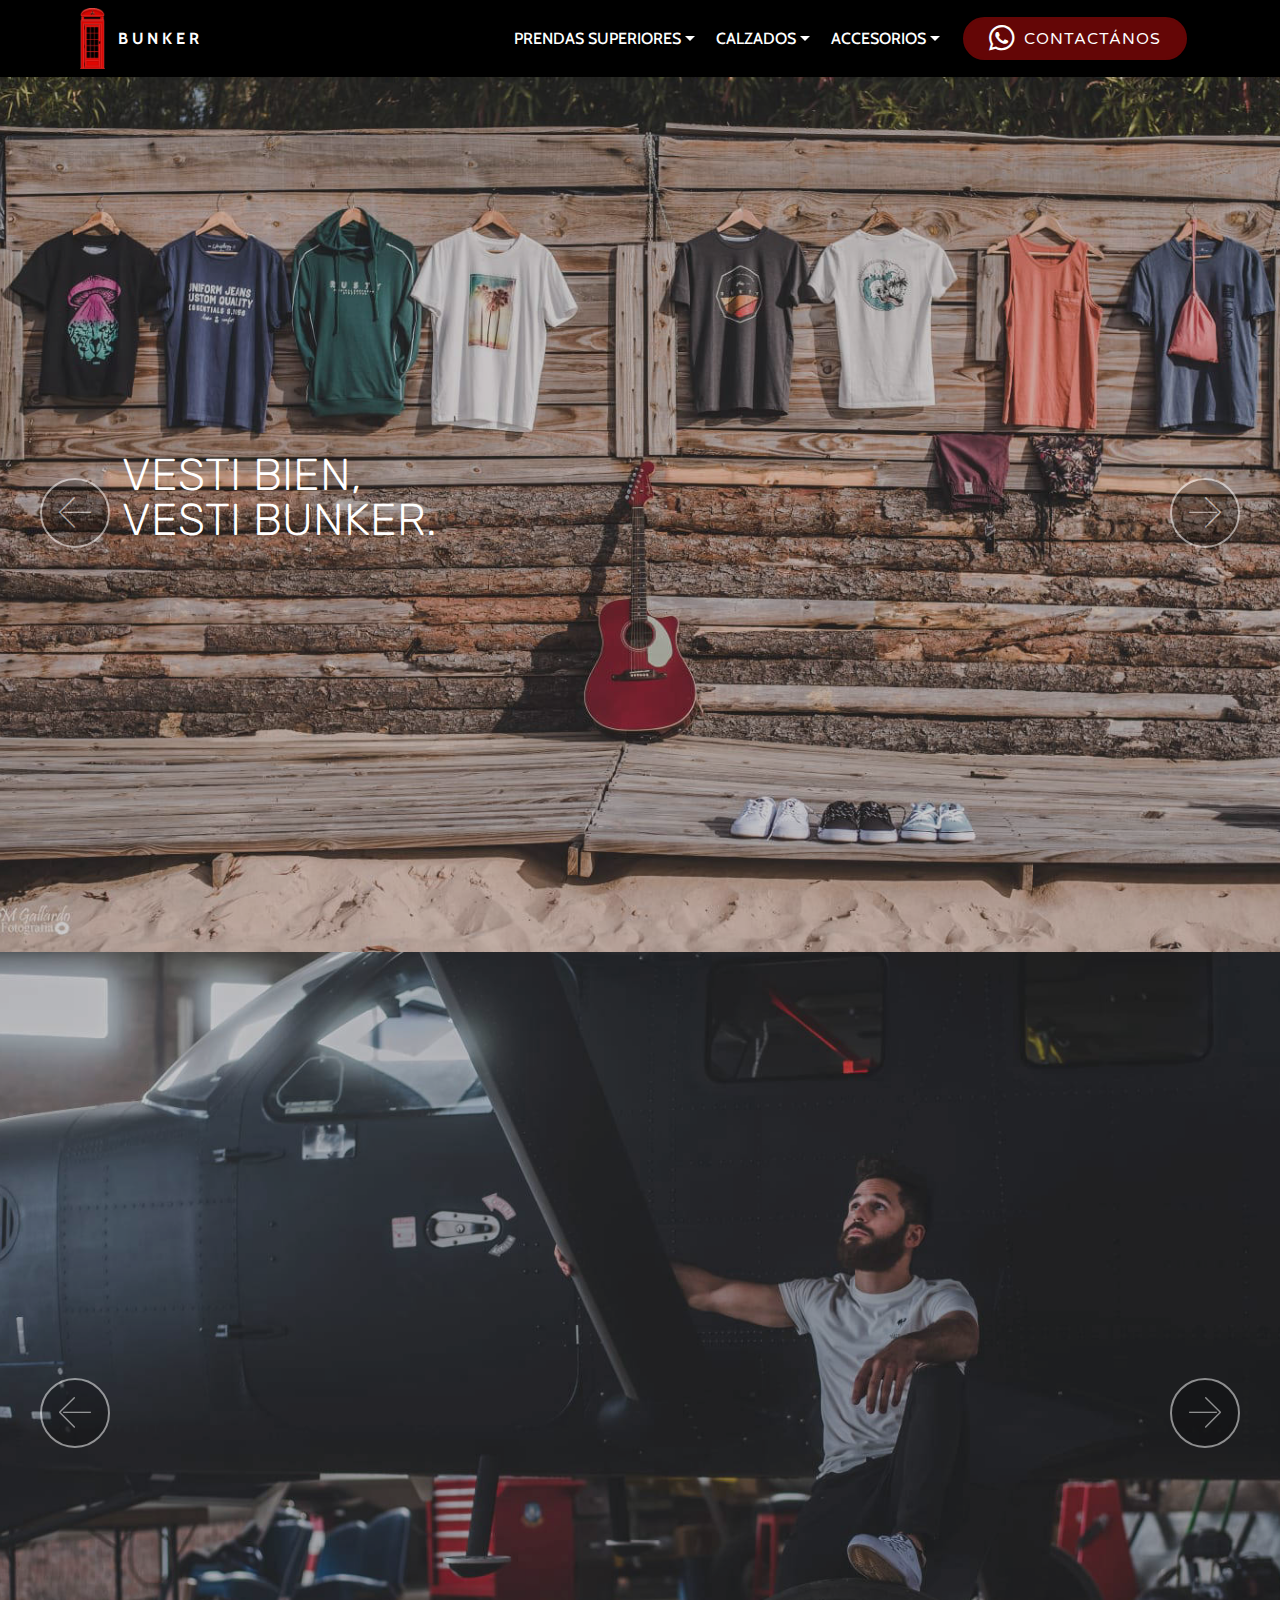
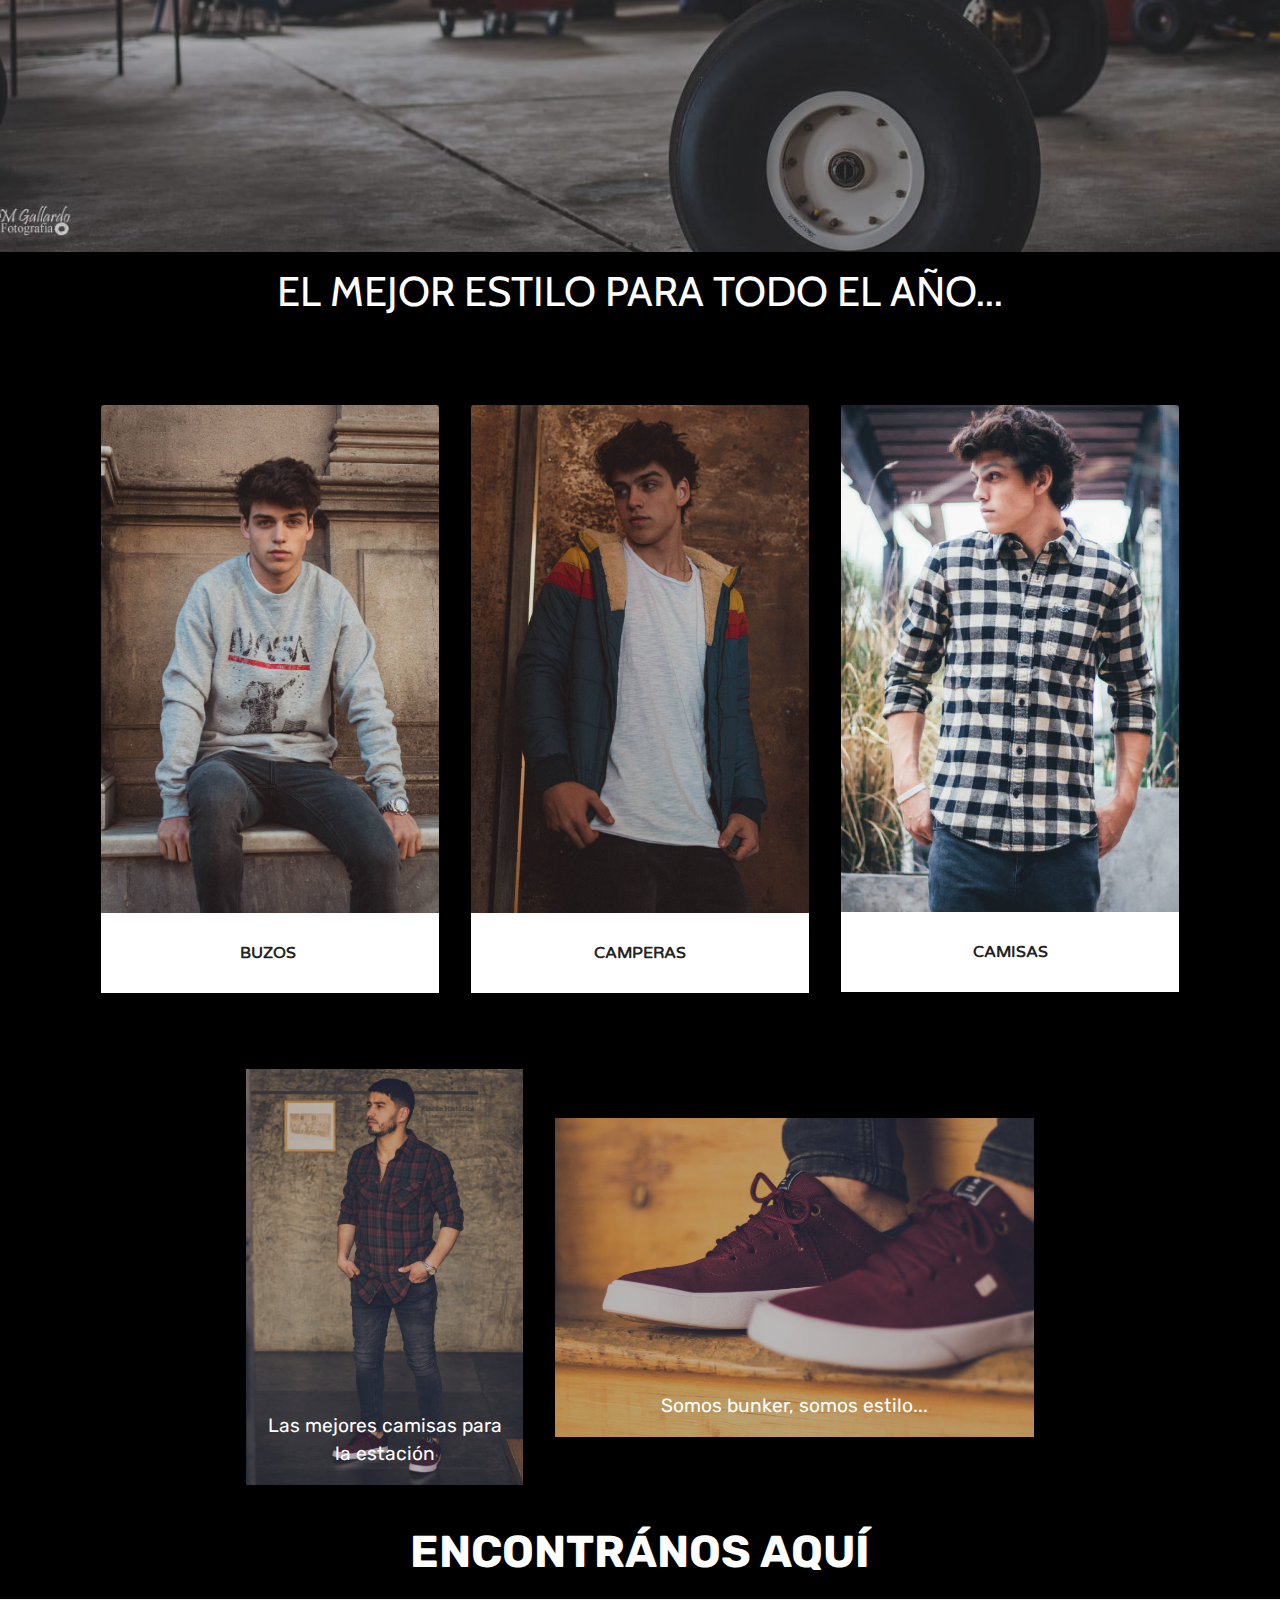
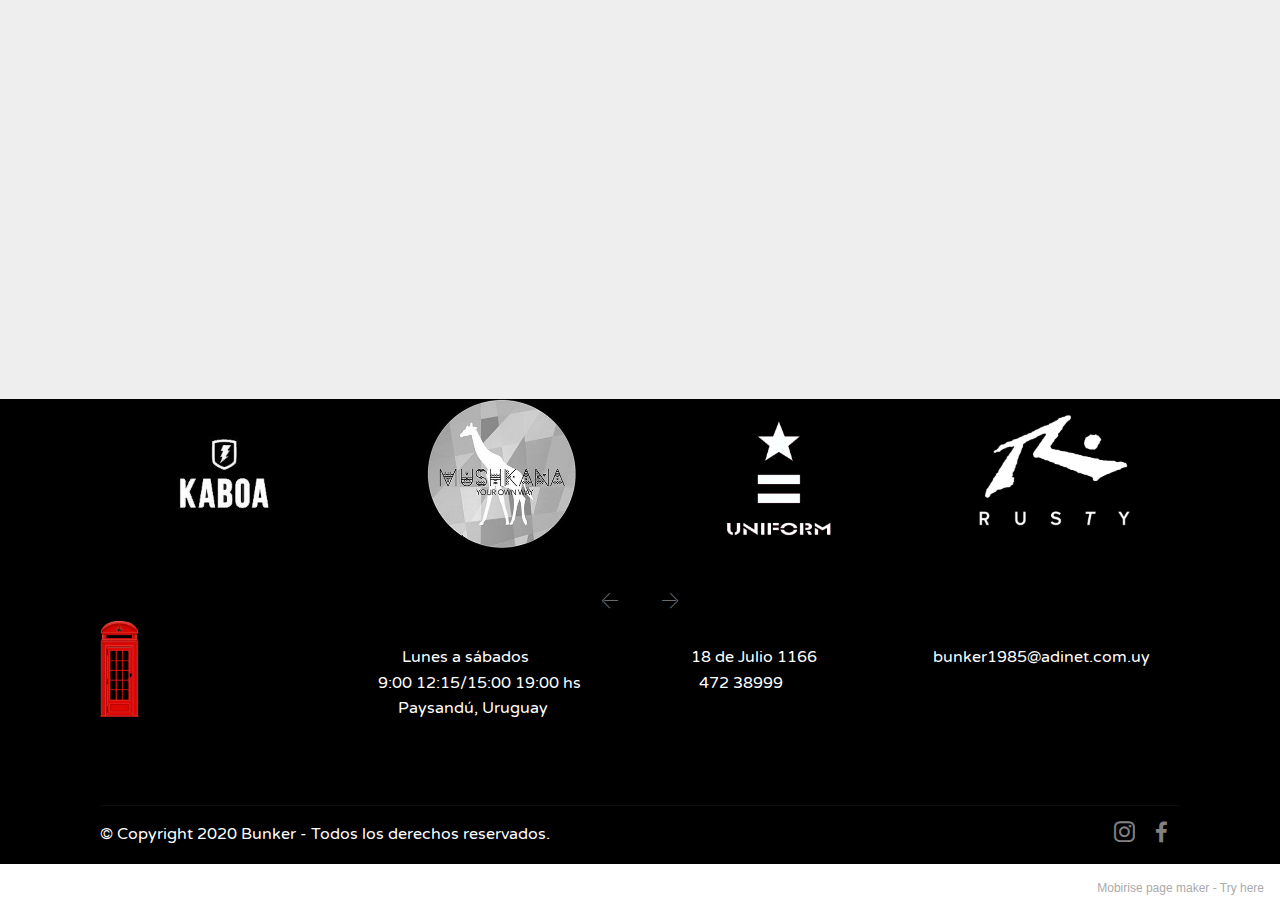
<file: index.html>
<!DOCTYPE html>
<html  >
<head>
  <!-- Site made with Mobirise Website Builder v5.2.0, https://mobirise.com -->
  <meta charset="UTF-8">
  <meta http-equiv="X-UA-Compatible" content="IE=edge">
  <meta name="generator" content="Mobirise v5.2.0, mobirise.com">
  <meta name="viewport" content="width=device-width, initial-scale=1, minimum-scale=1">
  <link rel="shortcut icon" href="assets/images/icono-bunker-122x300.png" type="image/x-icon">
  <meta name="description" content="">
  
  
  <title>Home</title>
  <link rel="stylesheet" href="assets/web/assets/mobirise-icons/mobirise-icons.css">
  <link rel="stylesheet" href="assets/bootstrap/css/bootstrap.min.css">
  <link rel="stylesheet" href="assets/bootstrap/css/bootstrap-grid.min.css">
  <link rel="stylesheet" href="assets/bootstrap/css/bootstrap-reboot.min.css">
  <link rel="stylesheet" href="assets/tether/tether.min.css">
  <link rel="stylesheet" href="assets/dropdown/css/style.css">
  <link rel="stylesheet" href="assets/socicon/css/styles.css">
  <link rel="stylesheet" href="assets/theme/css/style.css">
  <link rel="preload" as="style" href="assets/mobirise/css/mbr-additional.css"><link rel="stylesheet" href="assets/mobirise/css/mbr-additional.css" type="text/css">
  
  
  
  
</head>
<body>
  
  <section class="menu cid-s3UaiMWdbY" once="menu" id="menu2-e">

    

    <nav class="navbar navbar-expand beta-menu navbar-dropdown align-items-center navbar-fixed-top navbar-toggleable-sm">
        <button class="navbar-toggler navbar-toggler-right" type="button" data-toggle="collapse" data-target="#navbarSupportedContent" aria-controls="navbarSupportedContent" aria-expanded="false" aria-label="Toggle navigation">
            <div class="hamburger">
                <span></span>
                <span></span>
                <span></span>
                <span></span>
            </div>
        </button>
        <div class="menu-logo">
            <div class="navbar-brand">
                <span class="navbar-logo">
                    <a href="index.html">
                        <img src="assets/images/icono-bunker-122x300.png" alt="Mobirise" title="" style="height: 3.8rem;">
                    </a>
                </span>
                <span class="navbar-caption-wrap"><a class="navbar-caption text-success display-4" href="index.html">B U N K E R&nbsp;</a></span>
            </div>
        </div>
        <div class="collapse navbar-collapse" id="navbarSupportedContent">
            <ul class="navbar-nav nav-dropdown" data-app-modern-menu="true"><li class="nav-item dropdown">
                    <a class="nav-link link text-success dropdown-toggle display-4" href="page1.html" data-toggle="dropdown-submenu" aria-expanded="false">PRENDAS SUPERIORES</a><div class="dropdown-menu"><a class="text-success dropdown-item display-4" href="page3.html" aria-expanded="false">BUZOS</a><a class="text-success dropdown-item display-4" href="page4.html" aria-expanded="false">CAMPERAS</a><a class="text-success dropdown-item display-4" href="page11.html" aria-expanded="false">CAMISAS</a></div>
                </li><li class="nav-item dropdown"><a class="nav-link link text-success dropdown-toggle display-4" href="https://mobirise.co" data-toggle="dropdown-submenu" aria-expanded="false">CALZADOS</a><div class="dropdown-menu"><a class="text-success dropdown-item display-4" href="page9.html" aria-expanded="false">ZAPATILLAS</a></div></li><li class="nav-item dropdown"><a class="nav-link link text-success dropdown-toggle display-4" href="page1.html" aria-expanded="false" data-toggle="dropdown-submenu">ACCESORIOS</a><div class="dropdown-menu"><a class="text-success dropdown-item display-4" href="page10.html" aria-expanded="false">GORRAS<br><br></a></div></li></ul>
            <div class="navbar-buttons mbr-section-btn"><a class="btn btn-sm btn-secondary display-7" href="https://wa.me/598 91 630093"><span class="socicon socicon-whatsapp mbr-iconfont mbr-iconfont-btn"></span>CONTACTÁNOS</a></div>
        </div>
    </nav>
</section>

<section once="footers" class="cid-s3Tys5f80X" id="footer7-c">

    

    

    <div class="container">
        <div class="media-container-row align-center mbr-white">
            
            <div class="row social-row">
                <div class="social-list align-right pb-2">
                    
                    
                    
                    
                    
                    
                <div class="soc-item">
                        <a href="https://www.instagram.com/bunkerpaysandu/?hl=es-la" target="_blank">
                            <span class="mbr-iconfont mbr-iconfont-social socicon-instagram socicon"></span>
                        </a>
                    </div><div class="soc-item">
                        <a href="https://www.facebook.com/TIENDABUNKERPDU" target="_blank">
                            <span class="mbr-iconfont mbr-iconfont-social socicon-facebook socicon"></span>
                        </a>
                    </div></div>
            </div>
            <div class="row row-copirayt">
                <p class="mbr-text mb-0 mbr-fonts-style mbr-white align-center display-7"></p>
            </div>
        </div>
    </div>
</section>

<section class="carousel slide cid-s3ZGIrjdqf" data-interval="false" id="slider1-24">

    

    <div class="full-screen"><div class="mbr-slider slide carousel" data-keyboard="false" data-ride="carousel" data-interval="4000" data-pause="true"><div class="carousel-inner" role="listbox"><div class="carousel-item slider-fullscreen-image active" data-bg-video-slide="false" style="background-image: url(assets/images/whatsapp-image-2021-03-23-at-19.48.21-1415x945.jpg);"><div class="container container-slide"><div class="image_wrapper"><div class="mbr-overlay" style="opacity: 0.2;"></div><img src="assets/images/whatsapp-image-2021-03-23-at-19.48.21-1415x945.jpg" alt="" title=""><div class="carousel-caption justify-content-center"><div class="col-10 align-center"><h2 class="mbr-fonts-style display-1">VESTI BIEN,<br>VESTI BUNKER.</h2></div></div></div></div></div><div class="carousel-item slider-fullscreen-image" data-bg-video-slide="false" style="background-image: url(assets/images/05150576-fc95-463d-aca9-9c4e43e1cbb9-1600x1067.jpg);"><div class="container container-slide"><div class="image_wrapper"><div class="mbr-overlay" style="opacity: 0.4;"></div><img src="assets/images/05150576-fc95-463d-aca9-9c4e43e1cbb9-1600x1067.jpg" alt="" title=""><div class="carousel-caption justify-content-center"><div class="col-10 align-left"><h2 class="mbr-fonts-style display-1">ENCONTRÁ<br>TU PRENDA<br>IDEAL.</h2></div></div></div></div></div><div class="carousel-item slider-fullscreen-image" data-bg-video-slide="false" style="background-image: url(assets/images/f6f43289-b0d7-41db-95a3-717e4fc926a7-1600x1067.jpg);"><div class="container container-slide"><div class="image_wrapper"><div class="mbr-overlay" style="opacity: 0.4;"></div><img src="assets/images/f6f43289-b0d7-41db-95a3-717e4fc926a7-1600x1067.jpg" alt="" title=""><div class="carousel-caption justify-content-center"><div class="col-10 align-right"><h2 class="mbr-fonts-style display-1">ROPA ORIGINAL,<br>GENTE ORIGINAL.</h2></div></div></div></div></div></div><a data-app-prevent-settings="" class="carousel-control carousel-control-prev" role="button" data-slide="prev" href="#slider1-24"><span aria-hidden="true" class="mbri-left mbr-iconfont"></span><span class="sr-only">Previous</span></a><a data-app-prevent-settings="" class="carousel-control carousel-control-next" role="button" data-slide="next" href="#slider1-24"><span aria-hidden="true" class="mbri-right mbr-iconfont"></span><span class="sr-only">Next</span></a></div></div>

</section>

<section class="carousel slide cid-ssx0vGZDbn" data-interval="false" id="slider1-4l">

    

    <div class="full-screen"><div class="mbr-slider slide carousel" data-keyboard="false" data-ride="carousel" data-interval="4000" data-pause="true"><div class="carousel-inner" role="listbox"><div class="carousel-item slider-fullscreen-image active" data-bg-video-slide="false" style="background-image: url(assets/images/whatsapp-image-2021-03-23-at-19.48.15-1504x1004.jpg);"><div class="container container-slide"><div class="image_wrapper"><div class="mbr-overlay" style="opacity: 0.2;"></div><img src="assets/images/whatsapp-image-2021-03-23-at-19.48.15-1504x1004.jpg" alt="" title=""><div class="carousel-caption justify-content-center"><div class="col-10 align-center"></div></div></div></div></div><div class="carousel-item slider-fullscreen-image" data-bg-video-slide="false" style="background-image: url(assets/images/whatsapp-image-2021-03-23-at-19.48.16-1309x874.jpg);"><div class="container container-slide"><div class="image_wrapper"><div class="mbr-overlay" style="opacity: 0.4;"></div><img src="assets/images/whatsapp-image-2021-03-23-at-19.48.16-1309x874.jpg" alt="" title=""><div class="carousel-caption justify-content-center"><div class="col-10 align-left"><h2 class="mbr-fonts-style display-1"></h2></div></div></div></div></div><div class="carousel-item slider-fullscreen-image" data-bg-video-slide="false" style="background-image: url(assets/images/whatsapp-image-2021-03-23-at-19.48.08-1393x930.jpg);"><div class="container container-slide"><div class="image_wrapper"><div class="mbr-overlay" style="opacity: 0.4;"></div><img src="assets/images/whatsapp-image-2021-03-23-at-19.48.08-1393x930.jpg" alt="" title=""><div class="carousel-caption justify-content-center"><div class="col-10 align-right"><h2 class="mbr-fonts-style display-1"></h2></div></div></div></div></div><div class="carousel-item slider-fullscreen-image" data-bg-video-slide="false" style="background-image: url(assets/images/whatsapp-image-2021-03-23-at-19.48.22-1382x923.jpg);"><div class="container container-slide"><div class="image_wrapper"><div class="mbr-overlay" style="opacity: 0.2;"></div><img src="assets/images/whatsapp-image-2021-03-23-at-19.48.22-1382x923.jpg" alt="" title=""><div class="carousel-caption justify-content-center"><div class="col-10 align-center"></div></div></div></div></div></div><a data-app-prevent-settings="" class="carousel-control carousel-control-prev" role="button" data-slide="prev" href="#slider1-4l"><span aria-hidden="true" class="mbri-left mbr-iconfont"></span><span class="sr-only">Previous</span></a><a data-app-prevent-settings="" class="carousel-control carousel-control-next" role="button" data-slide="next" href="#slider1-4l"><span aria-hidden="true" class="mbri-right mbr-iconfont"></span><span class="sr-only">Next</span></a></div></div>

</section>

<section class="features18 popup-btn-cards cid-s4aYw45r14" id="features18-2p">

    

    
    <div class="container">
        <h2 class="mbr-section-title pb-3 align-center mbr-fonts-style display-2">EL MEJOR ESTILO PARA TODO EL AÑO...</h2>
        
        <div class="media-container-row pt-5 ">
            <div class="card p-3 col-12 col-md-6 col-lg-4">
                <div class="card-wrapper ">
                    <div class="card-img">
                        <div class="mbr-overlay"></div>
                        <div class="mbr-section-btn text-center"><a href="page3.html" class="btn btn-secondary display-4">VER MÁS</a></div>
                        <a href="page3.html"><img src="assets/images/dsc-1787-2000x3008-800x1203.jpg" alt="Mobirise" title=""></a>
                    </div>
                    <div class="card-box">
                        <h4 class="card-title mbr-fonts-style display-7"><strong>BUZOS&nbsp;</strong></h4>
                        
                    </div>
                </div>
            </div>
            <div class="card p-3 col-12 col-md-6 col-lg-4">
                <div class="card-wrapper">
                    <div class="card-img">
                        <div class="mbr-overlay"></div>
                        <div class="mbr-section-btn text-center"><a href="page4.html" class="btn btn-secondary display-4">VER MÁS</a></div>
                        <a href="page4.html"><img src="assets/images/dsc-1766-2000x3008.jpg" alt="Mobirise" title=""></a>
                    </div>
                    <div class="card-box">
                        <h4 class="card-title mbr-fonts-style display-7"><strong>
                            CAMPERAS</strong></h4>
                        
                    </div>
                </div>
            </div>

            <div class="card p-3 col-12 col-md-6 col-lg-4">
                <div class="card-wrapper">
                    <div class="card-img">
                        <div class="mbr-overlay"></div>
                        <div class="mbr-section-btn text-center"><a href="page11.html" class="btn btn-secondary display-4">VER MÁS</a></div>
                        <a href="page11.html"><img src="assets/images/401b579c-0863-4e37-a924-d41609ce6871-1067x1600.jpg" alt="Mobirise" title=""></a>
                    </div>
                    <div class="card-box">
                        <h4 class="card-title mbr-fonts-style display-7"><strong>CAMISAS</strong></h4>
                        
                    </div>
                </div>
            </div>

            
        </div>
    </div>
</section>

<section class="cid-sc6vwCol55" id="content15-4h">
    
    <div class="container">
            <div class="media-container-row" style="width: 71%;">
                <div class="img-item item1" style="width: 62%;">
                    <div class="img-cont">
                        <div class="mbr-overlay" style="opacity: 0.3; background-color: rgb(35, 35, 35);"></div>
                        <a href="page11.html"><img src="assets/images/whatsapp-image-2020-09-18-at-19.31.12-512x768.jpg" alt="" title=""></a>
                        <div class="img-caption">
                            <p class="mbr-fonts-style align-left mbr-white display-5">Las mejores camisas para la estación</p>
                        </div>
                    </div>

                </div>
                <div class="img-item">
                    <div class="img-cont">
                        <div class="mbr-overlay" style="opacity: 0.3; background-color: rgb(35, 35, 35);"></div>
                        <a href="page9.html"><img src="assets/images/whatsapp-image-2020-09-18-at-19.31.11-1-888x592.jpg" alt="" title=""></a>
                        <div class="img-caption">
                            <p class="mbr-fonts-style align-left mbr-white display-5">Somos bunker, somos estilo...</p>
                        </div>
                    </div>
                </div>
            </div>
    </div>
</section>

<section class="mbr-section content5 cid-sc6xaPcJnN" id="content5-4j">

    

    

    <div class="container">
        <div class="media-container-row">
            <div class="title col-12 col-md-8">
                <h2 class="align-center mbr-bold mbr-white pb-3 mbr-fonts-style display-1">ENCONTRÁNOS AQUÍ</h2>
                
                
                
            </div>
        </div>
    </div>
</section>

<section class="map1 cid-sc6xlDMPLl" id="map1-4k">

     

    <div class="google-map"><iframe frameborder="0" style="border:0" src="https://www.google.com/maps/embed/v1/place?key=AIzaSyCZI5F_k6S1k46ujh0SNrapM89f7mJxd30&amp;q=18 de julio 1166 paysandu" allowfullscreen=""></iframe></div>
</section>

<section class="clients cid-s44FPgH1yE" data-interval="false" id="clients-2j">
      

    
        

    <div class="container">
        <div class="carousel slide" role="listbox" data-pause="true" data-keyboard="false" data-ride="carousel" data-interval="3000">
            <div class="carousel-inner" data-visible="4">
                
                
                
                
                
            <div class="carousel-item ">
                    <div class="media-container-row">
                        <div class="col-md-12">
                            <div class="wrap-img ">
                                <img src="assets/images/descarga-2-225x225.jpg" class="img-responsive clients-img" alt="" title="">
                            </div>
                        </div>
                    </div>
                </div><div class="carousel-item ">
                    <div class="media-container-row">
                        <div class="col-md-12">
                            <div class="wrap-img ">
                                <img src="assets/images/086fbd95-7e1f-4007-94e2-5a64b669c61d-300x299.jpg" class="img-responsive clients-img" alt="" title="">
                            </div>
                        </div>
                    </div>
                </div><div class="carousel-item ">
                    <div class="media-container-row">
                        <div class="col-md-12">
                            <div class="wrap-img ">
                                <img src="assets/images/logo-uniform-e1520000976533-2-240x240.png" class="img-responsive clients-img" alt="" title="">
                            </div>
                        </div>
                    </div>
                </div><div class="carousel-item ">
                    <div class="media-container-row">
                        <div class="col-md-12">
                            <div class="wrap-img ">
                                <img src="assets/images/59f8a5b0-ea88-4102-9817-42e5bd6b14bd-571x443.png" class="img-responsive clients-img" alt="" title="">
                            </div>
                        </div>
                    </div>
                </div></div>
            <div class="carousel-controls">
                <a data-app-prevent-settings="" class="carousel-control carousel-control-prev" role="button" data-slide="prev">
                    <span aria-hidden="true" class="mbri-left mbr-iconfont"></span>
                    <span class="sr-only">Previous</span>
                </a>
                <a data-app-prevent-settings="" class="carousel-control carousel-control-next" role="button" data-slide="next">
                    <span aria-hidden="true" class="mbri-right mbr-iconfont"></span>
                    <span class="sr-only">Next</span>
                </a>
            </div>
        </div>
    </div>
</section>

<section class="cid-s3Z8jBuWJQ" id="footer1-1q">

    

    

    <div class="container">
        <div class="media-container-row content text-white">
            <div class="col-12 col-md-3">
                <div class="media-wrap">
                    <a href="https://mobirise.co/">
                        <img src="assets/images/icono-bunker-122x300.png" alt="Mobirise" title="">
                    </a>
                </div>
            </div>
            <div class="col-12 col-md-3 mbr-fonts-style display-7">
                <h5 class="pb-3"></h5>
                <p class="mbr-text">&nbsp; &nbsp; &nbsp; Lunes a sábados<br>9:00  12:15/15:00 19:00 hs<br>&nbsp; &nbsp; &nbsp;Paysandú, Uruguay<br></p>
            </div>
            <div class="col-12 col-md-3 mbr-fonts-style display-7">
                <h5 class="pb-3"></h5>
                <p class="mbr-text">&nbsp; &nbsp; &nbsp; &nbsp; &nbsp;18 de Julio 1166<br>&nbsp; &nbsp; &nbsp; &nbsp; &nbsp; &nbsp;472 38999<br><br>&nbsp; &nbsp;<br><br></p>
            </div>
            <div class="col-12 col-md-3 mbr-fonts-style display-7">
                <h5 class="pb-3"></h5>
                <p class="mbr-text">bunker1985@adinet.com.uy</p>
            </div>
        </div>
        <div class="footer-lower">
            <div class="media-container-row">
                <div class="col-sm-12">
                    <hr>
                </div>
            </div>
            <div class="media-container-row mbr-white">
                <div class="col-sm-6 copyright">
                    <p class="mbr-text mbr-fonts-style display-7">
                        © Copyright 2020 Bunker - Todos los derechos reservados.</p>
                </div>
                <div class="col-md-6">
                    <div class="social-list align-right">
                        <div class="soc-item">
                            <a href="https://www.instagram.com/bunkerpaysandu/?hl=es-la" target="_blank">
                                <span class="mbr-iconfont mbr-iconfont-social socicon-instagram socicon" style="color: rgb(255, 255, 255); fill: rgb(255, 255, 255);"></span>
                            </a>
                        </div>
                        <div class="soc-item">
                            <a href="https://www.facebook.com/TIENDABUNKERPDU" target="_blank">
                                <span class="mbr-iconfont mbr-iconfont-social socicon-facebook socicon"></span>
                            </a>
                        </div>
                        
                        
                        
                        
                    </div>
                </div>
            </div>
        </div>
    </div>
</section><section style="background-color: #fff; font-family: -apple-system, BlinkMacSystemFont, 'Segoe UI', 'Roboto', 'Helvetica Neue', Arial, sans-serif; color:#aaa; font-size:12px; padding: 0; align-items: center; display: flex;"><a href="https://mobirise.site/l" style="flex: 1 1; height: 3rem; padding-left: 1rem;"></a><p style="flex: 0 0 auto; margin:0; padding-right:1rem;">Mobirise page maker - <a href="https://mobirise.site/p" style="color:#aaa;">Try here</a></p></section><script src="assets/web/assets/jquery/jquery.min.js"></script>  <script src="assets/popper/popper.min.js"></script>  <script src="assets/bootstrap/js/bootstrap.min.js"></script>  <script src="assets/tether/tether.min.js"></script>  <script src="assets/smoothscroll/smooth-scroll.js"></script>  <script src="assets/dropdown/js/nav-dropdown.js"></script>  <script src="assets/dropdown/js/navbar-dropdown.js"></script>  <script src="assets/touchswipe/jquery.touch-swipe.min.js"></script>  <script src="assets/ytplayer/jquery.mb.ytplayer.min.js"></script>  <script src="assets/vimeoplayer/jquery.mb.vimeo_player.js"></script>  <script src="assets/bootstrapcarouselswipe/bootstrap-carousel-swipe.js"></script>  <script src="assets/mbr-popup-btns/mbr-popup-btns.js"></script>  <script src="assets/mbr-clients-slider/mbr-clients-slider.js"></script>  <script src="assets/theme/js/script.js"></script>  <script src="assets/slidervideo/script.js"></script>  
  
  
</body>
</html>
</file>
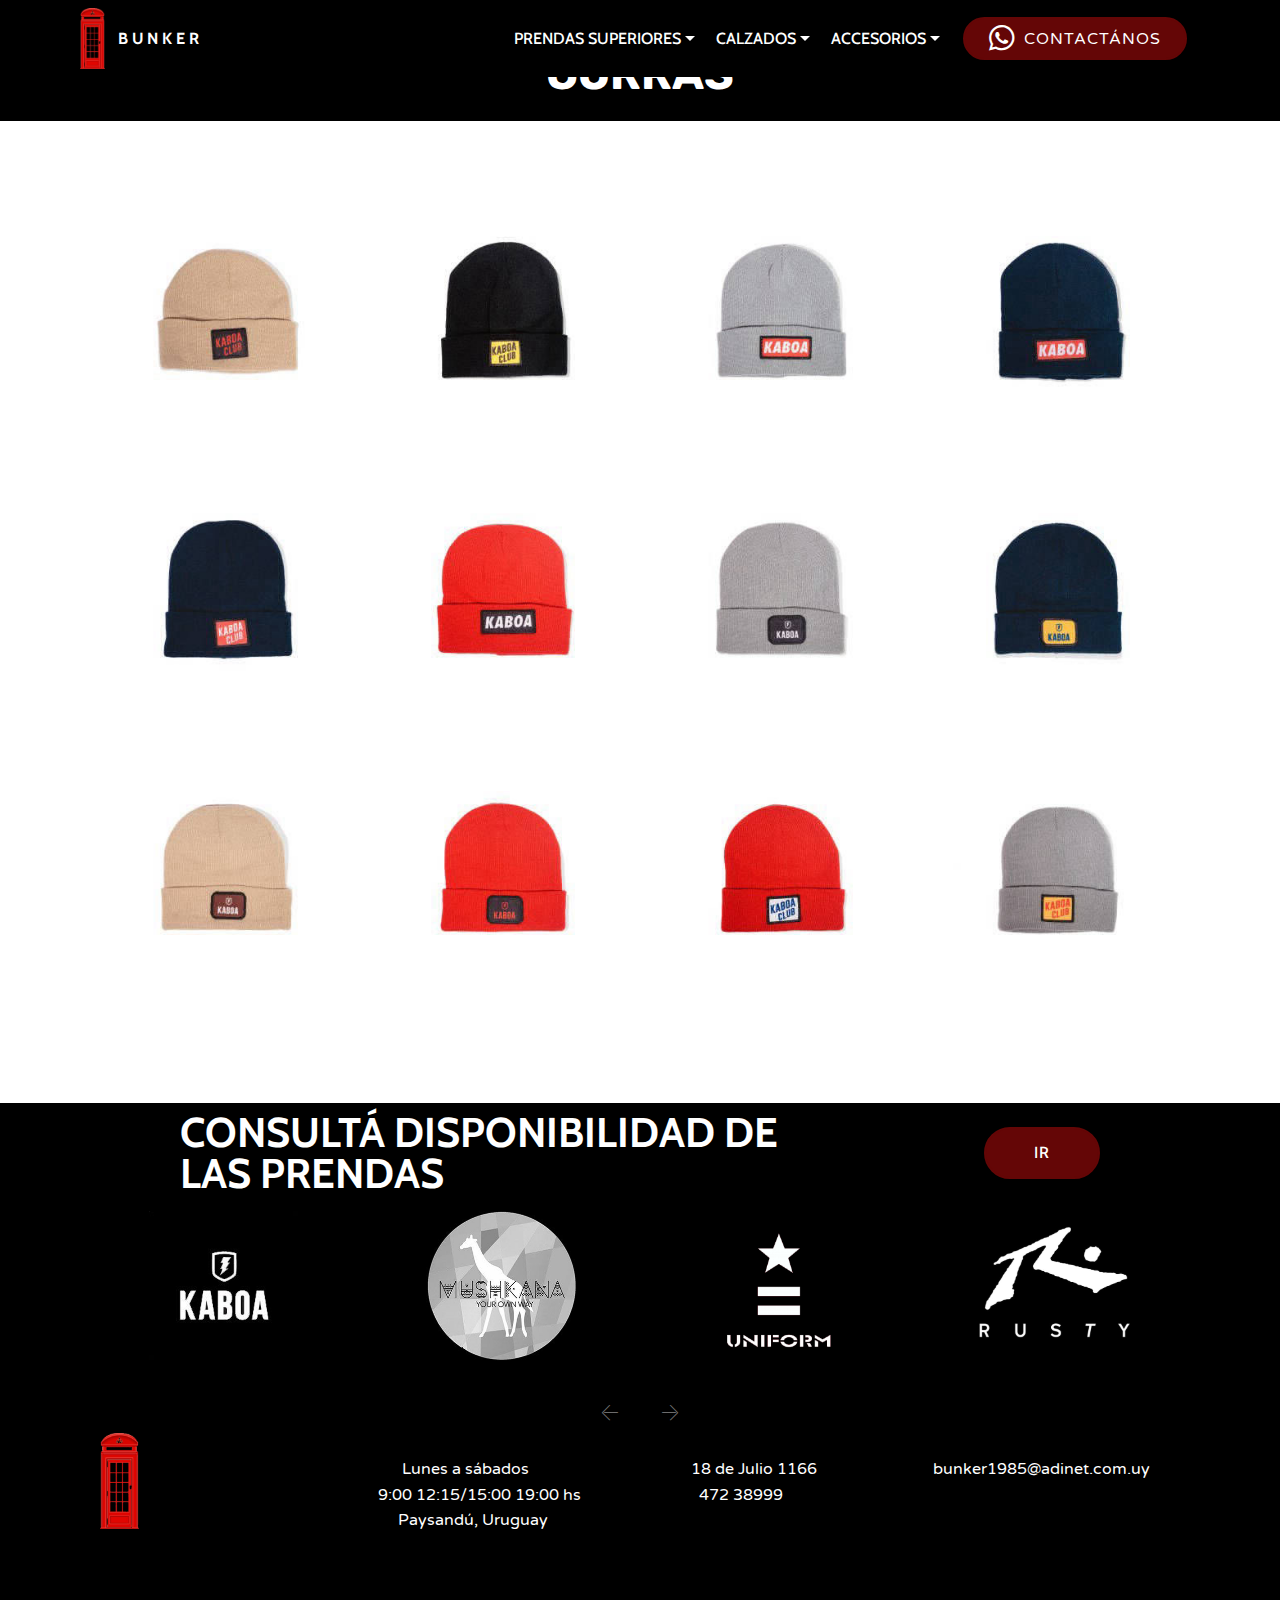
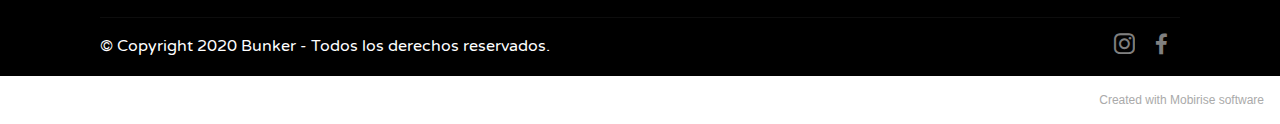
<file: page10.html>
<!DOCTYPE html>
<html  >
<head>
  <!-- Site made with Mobirise Website Builder v5.2.0, https://mobirise.com -->
  <meta charset="UTF-8">
  <meta http-equiv="X-UA-Compatible" content="IE=edge">
  <meta name="generator" content="Mobirise v5.2.0, mobirise.com">
  <meta name="viewport" content="width=device-width, initial-scale=1, minimum-scale=1">
  <link rel="shortcut icon" href="assets/images/icono-bunker-122x300.png" type="image/x-icon">
  <meta name="description" content="Website Builder Description">
  
  
  <title>Gorras</title>
  <link rel="stylesheet" href="assets/web/assets/mobirise-icons/mobirise-icons.css">
  <link rel="stylesheet" href="assets/bootstrap/css/bootstrap.min.css">
  <link rel="stylesheet" href="assets/bootstrap/css/bootstrap-grid.min.css">
  <link rel="stylesheet" href="assets/bootstrap/css/bootstrap-reboot.min.css">
  <link rel="stylesheet" href="assets/tether/tether.min.css">
  <link rel="stylesheet" href="assets/dropdown/css/style.css">
  <link rel="stylesheet" href="assets/socicon/css/styles.css">
  <link rel="stylesheet" href="assets/theme/css/style.css">
  <link rel="stylesheet" href="assets/gallery/style.css">
  <link rel="preload" as="style" href="assets/mobirise/css/mbr-additional.css"><link rel="stylesheet" href="assets/mobirise/css/mbr-additional.css" type="text/css">
  
  
  
  
</head>
<body>
  
  <section once="footers" class="cid-s3Tys5f80X" id="footer7-1g">

    

    

    <div class="container">
        <div class="media-container-row align-center mbr-white">
            
            <div class="row social-row">
                <div class="social-list align-right pb-2">
                    
                    
                    
                    
                    
                    
                <div class="soc-item">
                        <a href="https://www.instagram.com/bunkerpaysandu/?hl=es-la" target="_blank">
                            <span class="mbr-iconfont mbr-iconfont-social socicon-instagram socicon"></span>
                        </a>
                    </div><div class="soc-item">
                        <a href="https://www.facebook.com/TIENDABUNKERPDU" target="_blank">
                            <span class="mbr-iconfont mbr-iconfont-social socicon-facebook socicon"></span>
                        </a>
                    </div></div>
            </div>
            <div class="row row-copirayt">
                <p class="mbr-text mb-0 mbr-fonts-style mbr-white align-center display-7"></p>
            </div>
        </div>
    </div>
</section>

<section class="menu cid-s3UaiMWdbY" once="menu" id="menu2-1h">

    

    <nav class="navbar navbar-expand beta-menu navbar-dropdown align-items-center navbar-fixed-top navbar-toggleable-sm">
        <button class="navbar-toggler navbar-toggler-right" type="button" data-toggle="collapse" data-target="#navbarSupportedContent" aria-controls="navbarSupportedContent" aria-expanded="false" aria-label="Toggle navigation">
            <div class="hamburger">
                <span></span>
                <span></span>
                <span></span>
                <span></span>
            </div>
        </button>
        <div class="menu-logo">
            <div class="navbar-brand">
                <span class="navbar-logo">
                    <a href="index.html">
                        <img src="assets/images/icono-bunker-122x300.png" alt="Mobirise" title="" style="height: 3.8rem;">
                    </a>
                </span>
                <span class="navbar-caption-wrap"><a class="navbar-caption text-success display-4" href="index.html">B U N K E R&nbsp;</a></span>
            </div>
        </div>
        <div class="collapse navbar-collapse" id="navbarSupportedContent">
            <ul class="navbar-nav nav-dropdown" data-app-modern-menu="true"><li class="nav-item dropdown">
                    <a class="nav-link link text-success dropdown-toggle display-4" href="page1.html" data-toggle="dropdown-submenu" aria-expanded="false">PRENDAS SUPERIORES</a><div class="dropdown-menu"><a class="text-success dropdown-item display-4" href="page3.html" aria-expanded="false">BUZOS</a><a class="text-success dropdown-item display-4" href="page4.html" aria-expanded="false">CAMPERAS</a><a class="text-success dropdown-item display-4" href="page11.html" aria-expanded="false">CAMISAS</a></div>
                </li><li class="nav-item dropdown"><a class="nav-link link text-success dropdown-toggle display-4" href="https://mobirise.co" data-toggle="dropdown-submenu" aria-expanded="false">CALZADOS</a><div class="dropdown-menu"><a class="text-success dropdown-item display-4" href="page9.html" aria-expanded="false">ZAPATILLAS</a></div></li><li class="nav-item dropdown"><a class="nav-link link text-success dropdown-toggle display-4" href="page1.html" aria-expanded="false" data-toggle="dropdown-submenu">ACCESORIOS</a><div class="dropdown-menu"><a class="text-success dropdown-item display-4" href="page10.html" aria-expanded="false">GORRAS<br><br></a></div></li></ul>
            <div class="navbar-buttons mbr-section-btn"><a class="btn btn-sm btn-secondary display-7" href="https://wa.me/598 91 630093"><span class="socicon socicon-whatsapp mbr-iconfont mbr-iconfont-btn"></span>CONTACTÁNOS</a></div>
        </div>
    </nav>
</section>

<section class="mbr-section content5 cid-s5LmI3HB7R" id="content5-3i">

    

    

    <div class="container">
        <div class="media-container-row">
            <div class="title col-12 col-md-8">
                <h2 class="align-center mbr-bold mbr-white pb-3 mbr-fonts-style display-1">GORRAS</h2>
                
                
                
            </div>
        </div>
    </div>
</section>

<section class="mbr-gallery mbr-slider-carousel cid-s40u4HoKmb" id="gallery2-2b">

    

    <div class="container">
        <div><!-- Filter --><!-- Gallery --><div class="mbr-gallery-row"><div class="mbr-gallery-layout-default"><div><div><div class="mbr-gallery-item mbr-gallery-item--p2" data-video-url="false" data-tags="Increíble"><div href="#lb-gallery2-2b" data-slide-to="0" data-toggle="modal"><img src="assets/images/tato-para-web67-1-300x300-300x300.jpg" alt="" title="Rusty Rojas"><span class="icon-focus"></span></div></div><div class="mbr-gallery-item mbr-gallery-item--p2" data-video-url="false" data-tags="Responsive"><div href="#lb-gallery2-2b" data-slide-to="1" data-toggle="modal"><img src="assets/images/tato-para-web68-1-300x300-300x300.jpg" alt="" title=""><span class="icon-focus"></span></div></div><div class="mbr-gallery-item mbr-gallery-item--p2" data-video-url="false" data-tags="Creativa"><div href="#lb-gallery2-2b" data-slide-to="2" data-toggle="modal"><img src="assets/images/tato-para-web69-1-300x300-300x300.jpg" alt="" title=""><span class="icon-focus"></span></div></div><div class="mbr-gallery-item mbr-gallery-item--p2" data-video-url="false" data-tags="Animada"><div href="#lb-gallery2-2b" data-slide-to="3" data-toggle="modal"><img src="assets/images/tato-para-web70-1-300x300-300x300.jpg" alt="" title=""><span class="icon-focus"></span></div></div><div class="mbr-gallery-item mbr-gallery-item--p2" data-video-url="false" data-tags="Increíble"><div href="#lb-gallery2-2b" data-slide-to="4" data-toggle="modal"><img src="assets/images/tato-para-web71-1-300x300-300x300.jpg" alt="" title=""><span class="icon-focus"></span></div></div><div class="mbr-gallery-item mbr-gallery-item--p2" data-video-url="false" data-tags="Increíble"><div href="#lb-gallery2-2b" data-slide-to="5" data-toggle="modal"><img src="assets/images/tato-para-web72-1-300x300-300x300.jpg" alt="" title=""><span class="icon-focus"></span></div></div><div class="mbr-gallery-item mbr-gallery-item--p2" data-video-url="false" data-tags="Responsive"><div href="#lb-gallery2-2b" data-slide-to="6" data-toggle="modal"><img src="assets/images/tato-para-web73-2-300x300-300x300.jpg" alt="" title=""><span class="icon-focus"></span></div></div><div class="mbr-gallery-item mbr-gallery-item--p2" data-video-url="false" data-tags="Animada"><div href="#lb-gallery2-2b" data-slide-to="7" data-toggle="modal"><img src="assets/images/tato-para-web74-1-300x300-300x300.jpg" alt="" title=""><span class="icon-focus"></span></div></div><div class="mbr-gallery-item mbr-gallery-item--p2" data-video-url="false" data-tags="Increíble"><div href="#lb-gallery2-2b" data-slide-to="8" data-toggle="modal"><img src="assets/images/tato-para-web75-2-300x300-300x300.jpg" alt="" title=""><span class="icon-focus"></span></div></div><div class="mbr-gallery-item mbr-gallery-item--p2" data-video-url="false" data-tags="Increíble"><div href="#lb-gallery2-2b" data-slide-to="9" data-toggle="modal"><img src="assets/images/tato-para-web76-1-300x300-300x300.jpg" alt="" title=""><span class="icon-focus"></span></div></div><div class="mbr-gallery-item mbr-gallery-item--p2" data-video-url="false" data-tags="Increíble"><div href="#lb-gallery2-2b" data-slide-to="10" data-toggle="modal"><img src="assets/images/tato-para-web77-1-300x300-300x300.jpg" alt="" title=""><span class="icon-focus"></span></div></div><div class="mbr-gallery-item mbr-gallery-item--p2" data-video-url="false" data-tags="Increíble"><div href="#lb-gallery2-2b" data-slide-to="11" data-toggle="modal"><img src="assets/images/tato-para-web78-1-300x300-300x300.jpg" alt="" title=""><span class="icon-focus"></span></div></div></div></div><div class="clearfix"></div></div></div><!-- Lightbox --><div data-app-prevent-settings="" class="mbr-slider modal fade carousel slide" tabindex="-1" data-keyboard="true" data-interval="false" id="lb-gallery2-2b"><div class="modal-dialog"><div class="modal-content"><div class="modal-body"><div class="carousel-inner"><div class="carousel-item active"><img src="assets/images/tato-para-web67-1-300x300.jpg" alt="" title="Rusty Rojas"></div><div class="carousel-item"><img src="assets/images/tato-para-web68-1-300x300.jpg" alt="" title=""></div><div class="carousel-item"><img src="assets/images/tato-para-web69-1-300x300.jpg" alt="" title=""></div><div class="carousel-item"><img src="assets/images/tato-para-web70-1-300x300.jpg" alt="" title=""></div><div class="carousel-item"><img src="assets/images/tato-para-web71-1-300x300.jpg" alt="" title=""></div><div class="carousel-item"><img src="assets/images/tato-para-web72-1-300x300.jpg" alt="" title=""></div><div class="carousel-item"><img src="assets/images/tato-para-web73-2-300x300.jpg" alt="" title=""></div><div class="carousel-item"><img src="assets/images/tato-para-web74-1-300x300.jpg" alt="" title=""></div><div class="carousel-item"><img src="assets/images/tato-para-web75-2-300x300.jpg" alt="" title=""></div><div class="carousel-item"><img src="assets/images/tato-para-web76-1-300x300.jpg" alt="" title=""></div><div class="carousel-item"><img src="assets/images/tato-para-web77-1-300x300.jpg" alt="" title=""></div><div class="carousel-item"><img src="assets/images/tato-para-web78-1-300x300.jpg" alt="" title=""></div></div><a class="carousel-control carousel-control-prev" role="button" data-slide="prev" href="#lb-gallery2-2b"><span class="mbri-left mbr-iconfont" aria-hidden="true"></span><span class="sr-only">Previous</span></a><a class="carousel-control carousel-control-next" role="button" data-slide="next" href="#lb-gallery2-2b"><span class="mbri-right mbr-iconfont" aria-hidden="true"></span><span class="sr-only">Next</span></a><a class="close" href="#" role="button" data-dismiss="modal"><span class="sr-only">Close</span></a></div></div></div></div></div>
    </div>

</section>

<section class="mbr-section info1 cid-s4bafObACa" id="info1-2x">

    

    
    <div class="container">
        <div class="row justify-content-center content-row">
            <div class="media-container-column title col-12 col-lg-7 col-md-6">
                
                <h2 class="align-left mbr-bold mbr-fonts-style display-2">CONSULTÁ DISPONIBILIDAD DE LAS PRENDAS</h2>
            </div>
            <div class="media-container-column col-12 col-lg-3 col-md-4">
                <div class="mbr-section-btn align-right py-4"><a class="btn btn-secondary display-4" href="https://mobirise.co">IR</a></div>
            </div>
        </div>
    </div>
</section>

<section class="clients cid-s6mlM0zqH3" data-interval="false" id="clients-48">
      

    
        

    <div class="container">
        <div class="carousel slide" role="listbox" data-pause="true" data-keyboard="false" data-ride="carousel" data-interval="3000">
            <div class="carousel-inner" data-visible="4">
                
                
                
                
                
            <div class="carousel-item ">
                    <div class="media-container-row">
                        <div class="col-md-12">
                            <div class="wrap-img ">
                                <img src="assets/images/descarga-2-225x225.jpg" class="img-responsive clients-img" alt="" title="">
                            </div>
                        </div>
                    </div>
                </div><div class="carousel-item ">
                    <div class="media-container-row">
                        <div class="col-md-12">
                            <div class="wrap-img ">
                                <img src="assets/images/086fbd95-7e1f-4007-94e2-5a64b669c61d-300x299.jpg" class="img-responsive clients-img" alt="" title="">
                            </div>
                        </div>
                    </div>
                </div><div class="carousel-item ">
                    <div class="media-container-row">
                        <div class="col-md-12">
                            <div class="wrap-img ">
                                <img src="assets/images/logo-uniform-e1520000976533-2-240x240.png" class="img-responsive clients-img" alt="" title="">
                            </div>
                        </div>
                    </div>
                </div><div class="carousel-item ">
                    <div class="media-container-row">
                        <div class="col-md-12">
                            <div class="wrap-img ">
                                <img src="assets/images/59f8a5b0-ea88-4102-9817-42e5bd6b14bd-571x443.png" class="img-responsive clients-img" alt="" title="">
                            </div>
                        </div>
                    </div>
                </div></div>
            <div class="carousel-controls">
                <a data-app-prevent-settings="" class="carousel-control carousel-control-prev" role="button" data-slide="prev">
                    <span aria-hidden="true" class="mbri-left mbr-iconfont"></span>
                    <span class="sr-only">Previous</span>
                </a>
                <a data-app-prevent-settings="" class="carousel-control carousel-control-next" role="button" data-slide="next">
                    <span aria-hidden="true" class="mbri-right mbr-iconfont"></span>
                    <span class="sr-only">Next</span>
                </a>
            </div>
        </div>
    </div>
</section>

<section class="cid-s6mlJk8m0K" id="footer1-47">

    

    

    <div class="container">
        <div class="media-container-row content text-white">
            <div class="col-12 col-md-3">
                <div class="media-wrap">
                    <a href="https://mobirise.co/">
                        <img src="assets/images/icono-bunker-122x300.png" alt="Mobirise" title="">
                    </a>
                </div>
            </div>
            <div class="col-12 col-md-3 mbr-fonts-style display-7">
                <h5 class="pb-3"></h5>
                <p class="mbr-text">&nbsp; &nbsp; &nbsp; Lunes a sábados<br>9:00  12:15/15:00 19:00 hs<br>&nbsp; &nbsp; &nbsp;Paysandú, Uruguay<br></p>
            </div>
            <div class="col-12 col-md-3 mbr-fonts-style display-7">
                <h5 class="pb-3"></h5>
                <p class="mbr-text">&nbsp; &nbsp; &nbsp; &nbsp; &nbsp;18 de Julio 1166<br>&nbsp; &nbsp; &nbsp; &nbsp; &nbsp; &nbsp;472 38999<br><br>&nbsp; &nbsp;<br><br></p>
            </div>
            <div class="col-12 col-md-3 mbr-fonts-style display-7">
                <h5 class="pb-3"></h5>
                <p class="mbr-text">bunker1985@adinet.com.uy</p>
            </div>
        </div>
        <div class="footer-lower">
            <div class="media-container-row">
                <div class="col-sm-12">
                    <hr>
                </div>
            </div>
            <div class="media-container-row mbr-white">
                <div class="col-sm-6 copyright">
                    <p class="mbr-text mbr-fonts-style display-7">
                        © Copyright 2020 Bunker - Todos los derechos reservados.</p>
                </div>
                <div class="col-md-6">
                    <div class="social-list align-right">
                        <div class="soc-item">
                            <a href="https://www.instagram.com/bunkerpaysandu/?hl=es-la" target="_blank">
                                <span class="mbr-iconfont mbr-iconfont-social socicon-instagram socicon" style="color: rgb(255, 255, 255); fill: rgb(255, 255, 255);"></span>
                            </a>
                        </div>
                        <div class="soc-item">
                            <a href="https://www.facebook.com/TIENDABUNKERPDU" target="_blank">
                                <span class="mbr-iconfont mbr-iconfont-social socicon-facebook socicon"></span>
                            </a>
                        </div>
                        
                        
                        
                        
                    </div>
                </div>
            </div>
        </div>
    </div>
</section><section style="background-color: #fff; font-family: -apple-system, BlinkMacSystemFont, 'Segoe UI', 'Roboto', 'Helvetica Neue', Arial, sans-serif; color:#aaa; font-size:12px; padding: 0; align-items: center; display: flex;"><a href="https://mobirise.site/c" style="flex: 1 1; height: 3rem; padding-left: 1rem;"></a><p style="flex: 0 0 auto; margin:0; padding-right:1rem;"><a href="https://mobirise.site/i" style="color:#aaa;">Created with Mobirise</a> software</p></section><script src="assets/web/assets/jquery/jquery.min.js"></script>  <script src="assets/popper/popper.min.js"></script>  <script src="assets/bootstrap/js/bootstrap.min.js"></script>  <script src="assets/tether/tether.min.js"></script>  <script src="assets/smoothscroll/smooth-scroll.js"></script>  <script src="assets/dropdown/js/nav-dropdown.js"></script>  <script src="assets/dropdown/js/navbar-dropdown.js"></script>  <script src="assets/touchswipe/jquery.touch-swipe.min.js"></script>  <script src="assets/masonry/masonry.pkgd.min.js"></script>  <script src="assets/imagesloaded/imagesloaded.pkgd.min.js"></script>  <script src="assets/bootstrapcarouselswipe/bootstrap-carousel-swipe.js"></script>  <script src="assets/vimeoplayer/jquery.mb.vimeo_player.js"></script>  <script src="assets/mbr-clients-slider/mbr-clients-slider.js"></script>  <script src="assets/theme/js/script.js"></script>  <script src="assets/gallery/player.min.js"></script>  <script src="assets/gallery/script.js"></script>  <script src="assets/slidervideo/script.js"></script>  
  
  
</body>
</html>
</file>
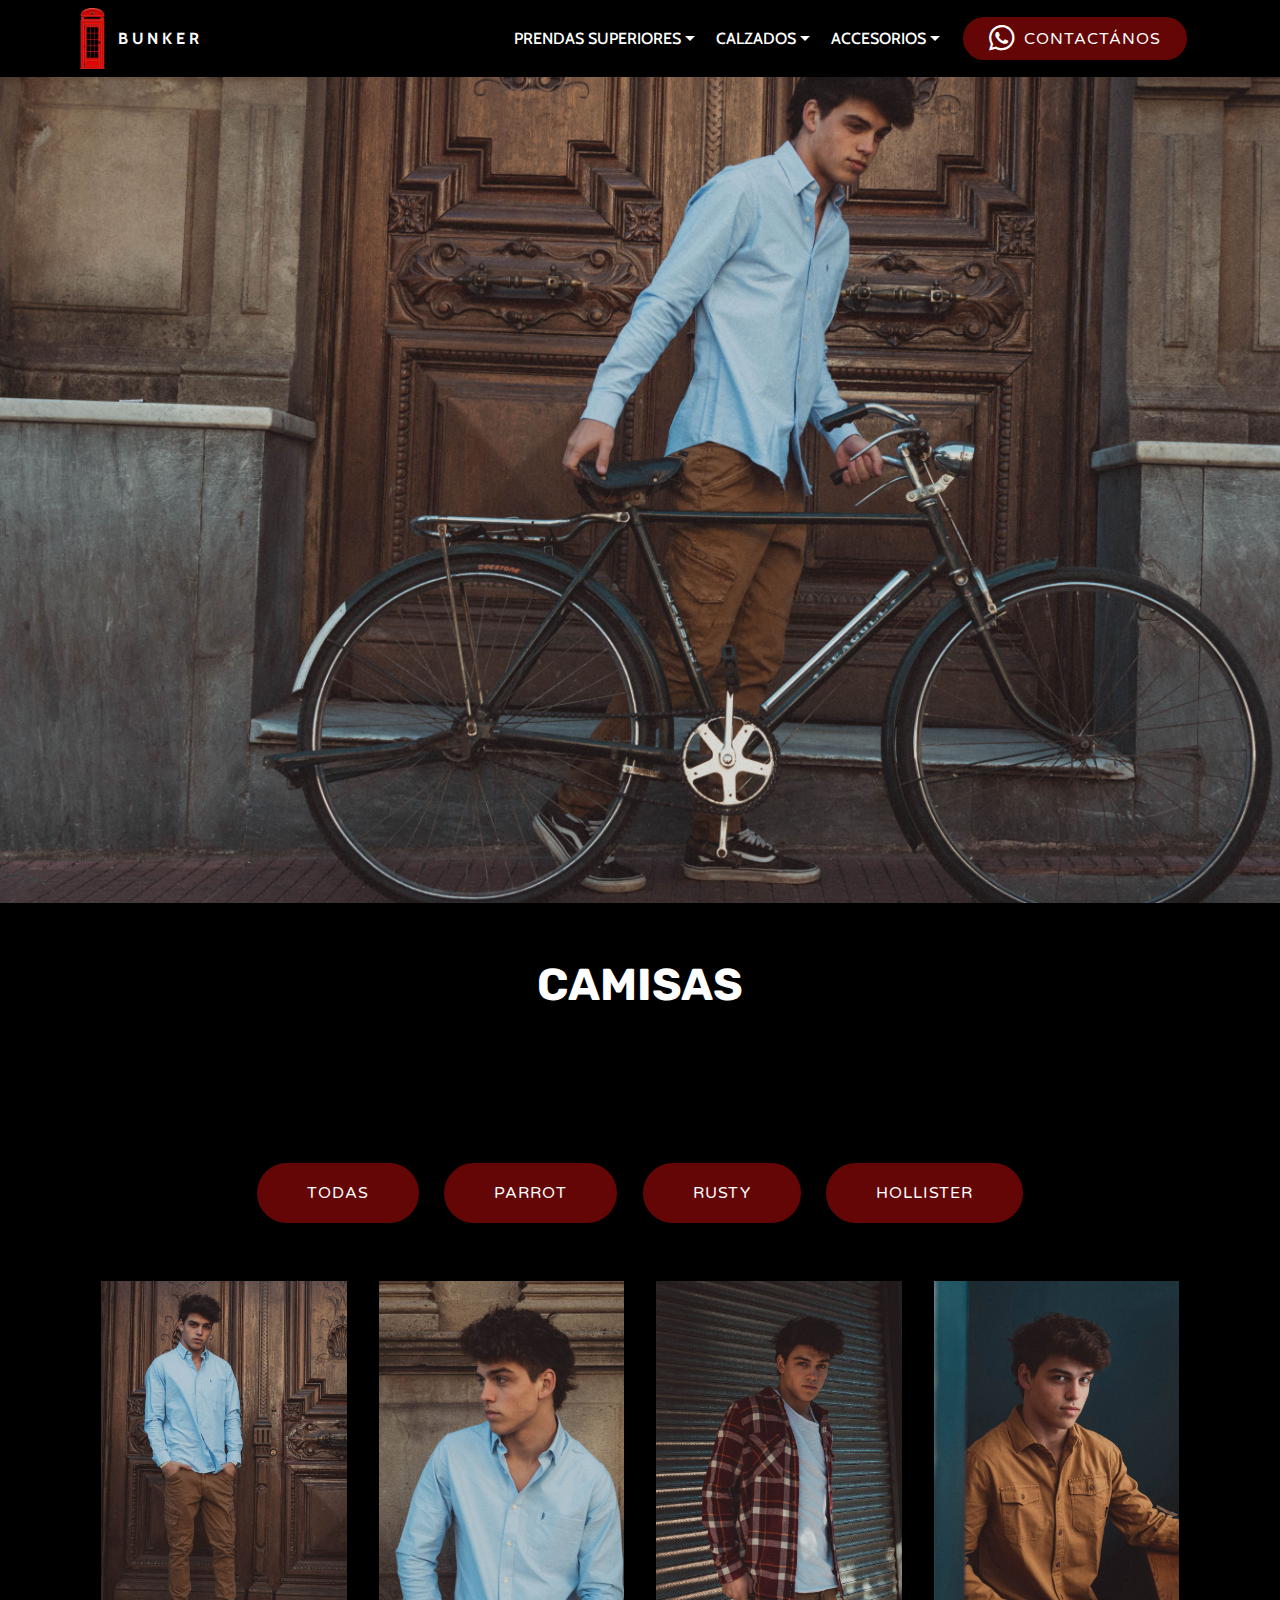
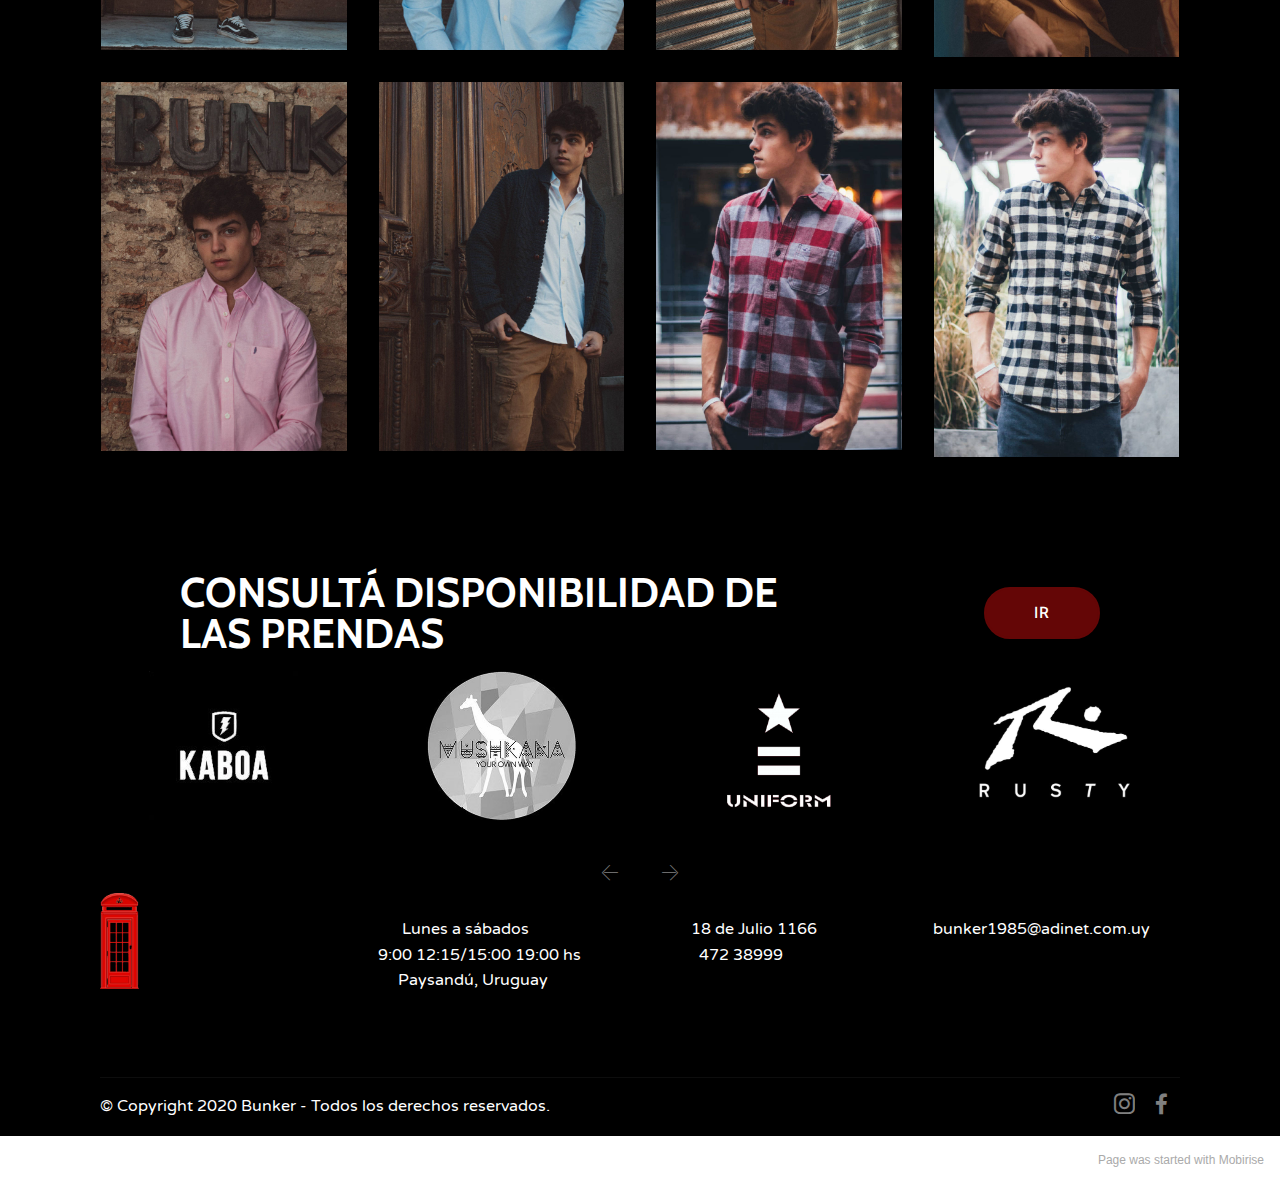
<file: page11.html>
<!DOCTYPE html>
<html  >
<head>
  <!-- Site made with Mobirise Website Builder v5.2.0, https://mobirise.com -->
  <meta charset="UTF-8">
  <meta http-equiv="X-UA-Compatible" content="IE=edge">
  <meta name="generator" content="Mobirise v5.2.0, mobirise.com">
  <meta name="viewport" content="width=device-width, initial-scale=1, minimum-scale=1">
  <link rel="shortcut icon" href="assets/images/icono-bunker-122x300.png" type="image/x-icon">
  <meta name="description" content="Website Creator Description">
  
  
  <title>Camisas</title>
  <link rel="stylesheet" href="assets/web/assets/mobirise-icons/mobirise-icons.css">
  <link rel="stylesheet" href="assets/bootstrap/css/bootstrap.min.css">
  <link rel="stylesheet" href="assets/bootstrap/css/bootstrap-grid.min.css">
  <link rel="stylesheet" href="assets/bootstrap/css/bootstrap-reboot.min.css">
  <link rel="stylesheet" href="assets/tether/tether.min.css">
  <link rel="stylesheet" href="assets/dropdown/css/style.css">
  <link rel="stylesheet" href="assets/socicon/css/styles.css">
  <link rel="stylesheet" href="assets/theme/css/style.css">
  <link rel="stylesheet" href="assets/gallery/style.css">
  <link rel="preload" as="style" href="assets/mobirise/css/mbr-additional.css"><link rel="stylesheet" href="assets/mobirise/css/mbr-additional.css" type="text/css">
  
  
  
  
</head>
<body>
  
  <section once="footers" class="cid-s3Tys5f80X" id="footer7-2k">

    

    

    <div class="container">
        <div class="media-container-row align-center mbr-white">
            
            <div class="row social-row">
                <div class="social-list align-right pb-2">
                    
                    
                    
                    
                    
                    
                <div class="soc-item">
                        <a href="https://www.instagram.com/bunkerpaysandu/?hl=es-la" target="_blank">
                            <span class="mbr-iconfont mbr-iconfont-social socicon-instagram socicon"></span>
                        </a>
                    </div><div class="soc-item">
                        <a href="https://www.facebook.com/TIENDABUNKERPDU" target="_blank">
                            <span class="mbr-iconfont mbr-iconfont-social socicon-facebook socicon"></span>
                        </a>
                    </div></div>
            </div>
            <div class="row row-copirayt">
                <p class="mbr-text mb-0 mbr-fonts-style mbr-white align-center display-7"></p>
            </div>
        </div>
    </div>
</section>

<section class="cid-s6ldDkcdiL" id="image2-3p">

    

    <figure class="mbr-figure">
        <div class="image-block" style="width: 100%;">
            <img src="assets/images/dsc-1637-2686x1786.jpg" alt="Mobirise" title="">
            
        </div>
    </figure>
</section>

<section class="menu cid-s3UaiMWdbY" once="menu" id="menu2-2l">

    

    <nav class="navbar navbar-expand beta-menu navbar-dropdown align-items-center navbar-fixed-top navbar-toggleable-sm">
        <button class="navbar-toggler navbar-toggler-right" type="button" data-toggle="collapse" data-target="#navbarSupportedContent" aria-controls="navbarSupportedContent" aria-expanded="false" aria-label="Toggle navigation">
            <div class="hamburger">
                <span></span>
                <span></span>
                <span></span>
                <span></span>
            </div>
        </button>
        <div class="menu-logo">
            <div class="navbar-brand">
                <span class="navbar-logo">
                    <a href="index.html">
                        <img src="assets/images/icono-bunker-122x300.png" alt="Mobirise" title="" style="height: 3.8rem;">
                    </a>
                </span>
                <span class="navbar-caption-wrap"><a class="navbar-caption text-success display-4" href="index.html">B U N K E R&nbsp;</a></span>
            </div>
        </div>
        <div class="collapse navbar-collapse" id="navbarSupportedContent">
            <ul class="navbar-nav nav-dropdown" data-app-modern-menu="true"><li class="nav-item dropdown">
                    <a class="nav-link link text-success dropdown-toggle display-4" href="page1.html" data-toggle="dropdown-submenu" aria-expanded="false">PRENDAS SUPERIORES</a><div class="dropdown-menu"><a class="text-success dropdown-item display-4" href="page3.html" aria-expanded="false">BUZOS</a><a class="text-success dropdown-item display-4" href="page4.html" aria-expanded="false">CAMPERAS</a><a class="text-success dropdown-item display-4" href="page11.html" aria-expanded="false">CAMISAS</a></div>
                </li><li class="nav-item dropdown"><a class="nav-link link text-success dropdown-toggle display-4" href="https://mobirise.co" data-toggle="dropdown-submenu" aria-expanded="false">CALZADOS</a><div class="dropdown-menu"><a class="text-success dropdown-item display-4" href="page9.html" aria-expanded="false">ZAPATILLAS</a></div></li><li class="nav-item dropdown"><a class="nav-link link text-success dropdown-toggle display-4" href="page1.html" aria-expanded="false" data-toggle="dropdown-submenu">ACCESORIOS</a><div class="dropdown-menu"><a class="text-success dropdown-item display-4" href="page10.html" aria-expanded="false">GORRAS<br><br></a></div></li></ul>
            <div class="navbar-buttons mbr-section-btn"><a class="btn btn-sm btn-secondary display-7" href="https://wa.me/598 91 630093"><span class="socicon socicon-whatsapp mbr-iconfont mbr-iconfont-btn"></span>CONTACTÁNOS</a></div>
        </div>
    </nav>
</section>

<section class="mbr-section content5 cid-s6lfQ80wCT" id="content5-3r">

    

    

    <div class="container">
        <div class="media-container-row">
            <div class="title col-12 col-md-8">
                <h2 class="align-center mbr-bold mbr-white pb-3 mbr-fonts-style display-1">CAMISAS</h2>
                
                
                
            </div>
        </div>
    </div>
</section>

<section class="mbr-gallery mbr-slider-carousel cid-s6leb9ugnH" id="gallery2-3q">

    

    <div class="container">
        <div><!-- Filter --><div class="mbr-gallery-filter container gallery-filter-active"><ul buttons="0"><li class="mbr-gallery-filter-all active"><a class="btn btn-md btn-secondary display-7" href="">TODAS</a></li></ul></div><!-- Gallery --><div class="mbr-gallery-row"><div class="mbr-gallery-layout-default"><div><div><div class="mbr-gallery-item mbr-gallery-item--p2" data-video-url="false" data-tags="PARROT"><div href="#lb-gallery2-3q" data-slide-to="0" data-toggle="modal"><img src="assets/images/dsc-1627-2000x3008-800x1203.jpg" alt="" title=""><span class="icon-focus"></span></div></div><div class="mbr-gallery-item mbr-gallery-item--p2" data-video-url="false" data-tags="PARROT"><div href="#lb-gallery2-3q" data-slide-to="1" data-toggle="modal"><img src="assets/images/dsc-1652-2000x3008-800x1203.jpg" alt="" title=""><span class="icon-focus"></span></div></div><div class="mbr-gallery-item mbr-gallery-item--p2" data-video-url="false" data-tags="RUSTY"><div href="#lb-gallery2-3q" data-slide-to="2" data-toggle="modal"><img src="assets/images/dsc-1711-2000x3008-800x1203.jpg" alt="" title=""><span class="icon-focus"></span></div></div><div class="mbr-gallery-item mbr-gallery-item--p2" data-video-url="false" data-tags="RUSTY"><div href="#lb-gallery2-3q" data-slide-to="3" data-toggle="modal"><img src="assets/images/dsc-1743-2000x3064-800x1226.jpg" alt="" title=""><span class="icon-focus"></span></div></div><div class="mbr-gallery-item mbr-gallery-item--p2" data-video-url="false" data-tags="PARROT"><div href="#lb-gallery2-3q" data-slide-to="4" data-toggle="modal"><img src="assets/images/dsc-1753-2000x3008-800x1203.jpg" alt="" title=""><span class="icon-focus"></span></div></div><div class="mbr-gallery-item mbr-gallery-item--p2" data-video-url="false" data-tags="PARROT"><div href="#lb-gallery2-3q" data-slide-to="5" data-toggle="modal"><img src="assets/images/dsc-1667-2000x3008-800x1203.jpg" alt="" title=""><span class="icon-focus"></span></div></div><div class="mbr-gallery-item mbr-gallery-item--p2" data-video-url="false" data-tags="HOLLISTER"><div href="#lb-gallery2-3q" data-slide-to="6" data-toggle="modal"><img src="assets/images/fe72fc3e-5a4e-435c-b427-ac32b1e6275f-1067x1600-800x1200.jpg" alt="" title=""><span class="icon-focus"></span></div></div><div class="mbr-gallery-item mbr-gallery-item--p2" data-video-url="false" data-tags="HOLLISTER"><div href="#lb-gallery2-3q" data-slide-to="7" data-toggle="modal"><img src="assets/images/401b579c-0863-4e37-a924-d41609ce6871-1067x1600-800x1200.jpg" alt="" title=""><span class="icon-focus"></span></div></div></div></div><div class="clearfix"></div></div></div><!-- Lightbox --><div data-app-prevent-settings="" class="mbr-slider modal fade carousel slide" tabindex="-1" data-keyboard="true" data-interval="false" id="lb-gallery2-3q"><div class="modal-dialog"><div class="modal-content"><div class="modal-body"><div class="carousel-inner"><div class="carousel-item"><img src="assets/images/dsc-1627-2000x3008.jpg" alt="" title=""></div><div class="carousel-item"><img src="assets/images/dsc-1652-2000x3008.jpg" alt="" title=""></div><div class="carousel-item"><img src="assets/images/dsc-1711-2000x3008.jpg" alt="" title=""></div><div class="carousel-item"><img src="assets/images/dsc-1743-2000x3064.jpg" alt="" title=""></div><div class="carousel-item"><img src="assets/images/dsc-1753-2000x3008.jpg" alt="" title=""></div><div class="carousel-item"><img src="assets/images/dsc-1667-2000x3008.jpg" alt="" title=""></div><div class="carousel-item"><img src="assets/images/fe72fc3e-5a4e-435c-b427-ac32b1e6275f-1067x1600.jpg" alt="" title=""></div><div class="carousel-item active"><img src="assets/images/401b579c-0863-4e37-a924-d41609ce6871-1067x1600.jpg" alt="" title=""></div></div><a class="carousel-control carousel-control-prev" role="button" data-slide="prev" href="#lb-gallery2-3q"><span class="mbri-left mbr-iconfont" aria-hidden="true"></span><span class="sr-only">Previous</span></a><a class="carousel-control carousel-control-next" role="button" data-slide="next" href="#lb-gallery2-3q"><span class="mbri-right mbr-iconfont" aria-hidden="true"></span><span class="sr-only">Next</span></a><a class="close" href="#" role="button" data-dismiss="modal"><span class="sr-only">Close</span></a></div></div></div></div></div>
    </div>

</section>

<section class="mbr-section info1 cid-s4baqPyR7Q" id="info1-2z">

    

    
    <div class="container">
        <div class="row justify-content-center content-row">
            <div class="media-container-column title col-12 col-lg-7 col-md-6">
                
                <h2 class="align-left mbr-bold mbr-fonts-style display-2">CONSULTÁ DISPONIBILIDAD DE LAS PRENDAS</h2>
            </div>
            <div class="media-container-column col-12 col-lg-3 col-md-4">
                <div class="mbr-section-btn align-right py-4"><a class="btn btn-secondary display-4" href="https://mobirise.co">IR</a></div>
            </div>
        </div>
    </div>
</section>

<section class="clients cid-s6mlrum8vM" data-interval="false" id="clients-43">
      

    
        

    <div class="container">
        <div class="carousel slide" role="listbox" data-pause="true" data-keyboard="false" data-ride="carousel" data-interval="3000">
            <div class="carousel-inner" data-visible="4">
                
                
                
                
                
            <div class="carousel-item ">
                    <div class="media-container-row">
                        <div class="col-md-12">
                            <div class="wrap-img ">
                                <img src="assets/images/descarga-2-225x225.jpg" class="img-responsive clients-img" alt="" title="">
                            </div>
                        </div>
                    </div>
                </div><div class="carousel-item ">
                    <div class="media-container-row">
                        <div class="col-md-12">
                            <div class="wrap-img ">
                                <img src="assets/images/086fbd95-7e1f-4007-94e2-5a64b669c61d-300x299.jpg" class="img-responsive clients-img" alt="" title="">
                            </div>
                        </div>
                    </div>
                </div><div class="carousel-item ">
                    <div class="media-container-row">
                        <div class="col-md-12">
                            <div class="wrap-img ">
                                <img src="assets/images/logo-uniform-e1520000976533-2-240x240.png" class="img-responsive clients-img" alt="" title="">
                            </div>
                        </div>
                    </div>
                </div><div class="carousel-item ">
                    <div class="media-container-row">
                        <div class="col-md-12">
                            <div class="wrap-img ">
                                <img src="assets/images/59f8a5b0-ea88-4102-9817-42e5bd6b14bd-571x443.png" class="img-responsive clients-img" alt="" title="">
                            </div>
                        </div>
                    </div>
                </div></div>
            <div class="carousel-controls">
                <a data-app-prevent-settings="" class="carousel-control carousel-control-prev" role="button" data-slide="prev">
                    <span aria-hidden="true" class="mbri-left mbr-iconfont"></span>
                    <span class="sr-only">Previous</span>
                </a>
                <a data-app-prevent-settings="" class="carousel-control carousel-control-next" role="button" data-slide="next">
                    <span aria-hidden="true" class="mbri-right mbr-iconfont"></span>
                    <span class="sr-only">Next</span>
                </a>
            </div>
        </div>
    </div>
</section>

<section class="cid-s6mlGvK9t8" id="footer1-46">

    

    

    <div class="container">
        <div class="media-container-row content text-white">
            <div class="col-12 col-md-3">
                <div class="media-wrap">
                    <a href="https://mobirise.co/">
                        <img src="assets/images/icono-bunker-122x300.png" alt="Mobirise" title="">
                    </a>
                </div>
            </div>
            <div class="col-12 col-md-3 mbr-fonts-style display-7">
                <h5 class="pb-3"></h5>
                <p class="mbr-text">&nbsp; &nbsp; &nbsp; Lunes a sábados<br>9:00  12:15/15:00 19:00 hs<br>&nbsp; &nbsp; &nbsp;Paysandú, Uruguay<br></p>
            </div>
            <div class="col-12 col-md-3 mbr-fonts-style display-7">
                <h5 class="pb-3"></h5>
                <p class="mbr-text">&nbsp; &nbsp; &nbsp; &nbsp; &nbsp;18 de Julio 1166<br>&nbsp; &nbsp; &nbsp; &nbsp; &nbsp; &nbsp;472 38999<br><br>&nbsp; &nbsp;<br><br></p>
            </div>
            <div class="col-12 col-md-3 mbr-fonts-style display-7">
                <h5 class="pb-3"></h5>
                <p class="mbr-text">bunker1985@adinet.com.uy</p>
            </div>
        </div>
        <div class="footer-lower">
            <div class="media-container-row">
                <div class="col-sm-12">
                    <hr>
                </div>
            </div>
            <div class="media-container-row mbr-white">
                <div class="col-sm-6 copyright">
                    <p class="mbr-text mbr-fonts-style display-7">
                        © Copyright 2020 Bunker - Todos los derechos reservados.</p>
                </div>
                <div class="col-md-6">
                    <div class="social-list align-right">
                        <div class="soc-item">
                            <a href="https://www.instagram.com/bunkerpaysandu/?hl=es-la" target="_blank">
                                <span class="mbr-iconfont mbr-iconfont-social socicon-instagram socicon" style="color: rgb(255, 255, 255); fill: rgb(255, 255, 255);"></span>
                            </a>
                        </div>
                        <div class="soc-item">
                            <a href="https://www.facebook.com/TIENDABUNKERPDU" target="_blank">
                                <span class="mbr-iconfont mbr-iconfont-social socicon-facebook socicon"></span>
                            </a>
                        </div>
                        
                        
                        
                        
                    </div>
                </div>
            </div>
        </div>
    </div>
</section><section style="background-color: #fff; font-family: -apple-system, BlinkMacSystemFont, 'Segoe UI', 'Roboto', 'Helvetica Neue', Arial, sans-serif; color:#aaa; font-size:12px; padding: 0; align-items: center; display: flex;"><a href="https://mobirise.site/n" style="flex: 1 1; height: 3rem; padding-left: 1rem;"></a><p style="flex: 0 0 auto; margin:0; padding-right:1rem;">Page was <a href="https://mobirise.site/h" style="color:#aaa;">started with</a> Mobirise</p></section><script src="assets/web/assets/jquery/jquery.min.js"></script>  <script src="assets/popper/popper.min.js"></script>  <script src="assets/bootstrap/js/bootstrap.min.js"></script>  <script src="assets/tether/tether.min.js"></script>  <script src="assets/smoothscroll/smooth-scroll.js"></script>  <script src="assets/dropdown/js/nav-dropdown.js"></script>  <script src="assets/dropdown/js/navbar-dropdown.js"></script>  <script src="assets/touchswipe/jquery.touch-swipe.min.js"></script>  <script src="assets/masonry/masonry.pkgd.min.js"></script>  <script src="assets/imagesloaded/imagesloaded.pkgd.min.js"></script>  <script src="assets/bootstrapcarouselswipe/bootstrap-carousel-swipe.js"></script>  <script src="assets/vimeoplayer/jquery.mb.vimeo_player.js"></script>  <script src="assets/mbr-clients-slider/mbr-clients-slider.js"></script>  <script src="assets/theme/js/script.js"></script>  <script src="assets/gallery/player.min.js"></script>  <script src="assets/gallery/script.js"></script>  <script src="assets/slidervideo/script.js"></script>  
  
  
</body>
</html>
</file>
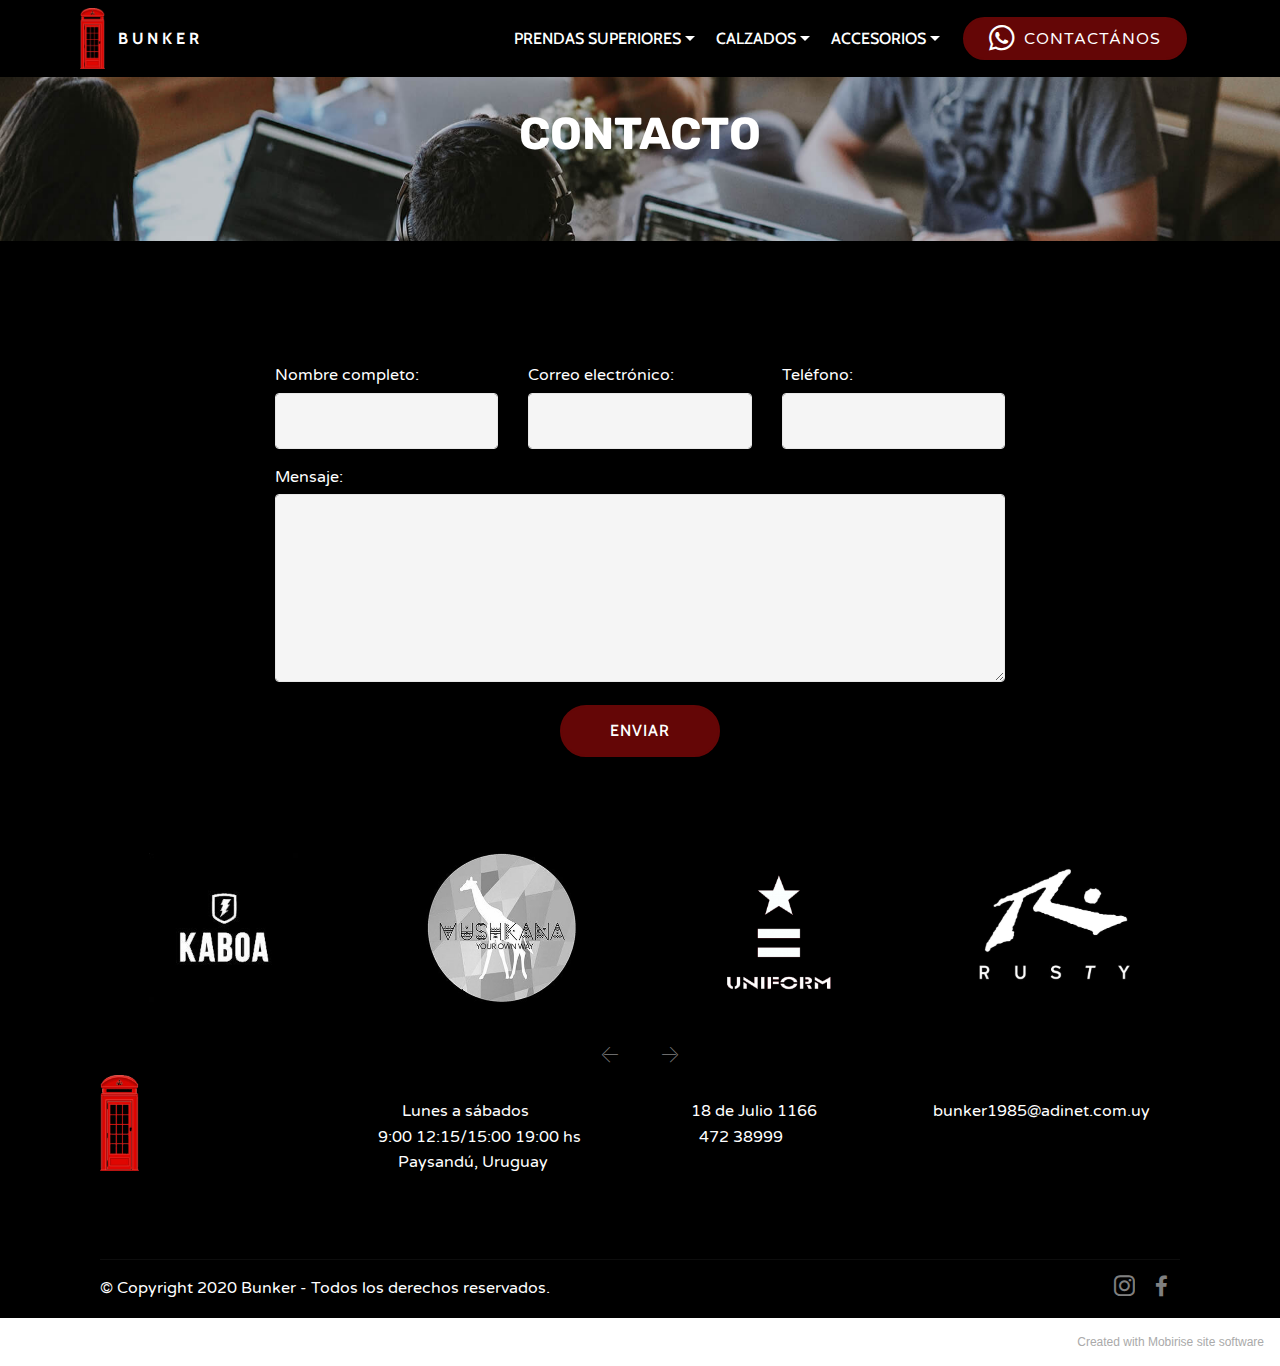
<file: page12.html>
<!DOCTYPE html>
<html  >
<head>
  <!-- Site made with Mobirise Website Builder v5.2.0, https://mobirise.com -->
  <meta charset="UTF-8">
  <meta http-equiv="X-UA-Compatible" content="IE=edge">
  <meta name="generator" content="Mobirise v5.2.0, mobirise.com">
  <meta name="viewport" content="width=device-width, initial-scale=1, minimum-scale=1">
  <link rel="shortcut icon" href="assets/images/icono-bunker-122x300.png" type="image/x-icon">
  <meta name="description" content="Web Builder Description">
  
  
  <title>Contacto</title>
  <link rel="stylesheet" href="assets/web/assets/mobirise-icons/mobirise-icons.css">
  <link rel="stylesheet" href="assets/bootstrap/css/bootstrap.min.css">
  <link rel="stylesheet" href="assets/bootstrap/css/bootstrap-grid.min.css">
  <link rel="stylesheet" href="assets/bootstrap/css/bootstrap-reboot.min.css">
  <link rel="stylesheet" href="assets/tether/tether.min.css">
  <link rel="stylesheet" href="assets/dropdown/css/style.css">
  <link rel="stylesheet" href="assets/socicon/css/styles.css">
  <link rel="stylesheet" href="assets/theme/css/style.css">
  <link rel="preload" as="style" href="assets/mobirise/css/mbr-additional.css"><link rel="stylesheet" href="assets/mobirise/css/mbr-additional.css" type="text/css">
  
  
  
  
</head>
<body>
  
  <section once="footers" class="cid-s3Tys5f80X" id="footer7-2u">

    

    

    <div class="container">
        <div class="media-container-row align-center mbr-white">
            
            <div class="row social-row">
                <div class="social-list align-right pb-2">
                    
                    
                    
                    
                    
                    
                <div class="soc-item">
                        <a href="https://www.instagram.com/bunkerpaysandu/?hl=es-la" target="_blank">
                            <span class="mbr-iconfont mbr-iconfont-social socicon-instagram socicon"></span>
                        </a>
                    </div><div class="soc-item">
                        <a href="https://www.facebook.com/TIENDABUNKERPDU" target="_blank">
                            <span class="mbr-iconfont mbr-iconfont-social socicon-facebook socicon"></span>
                        </a>
                    </div></div>
            </div>
            <div class="row row-copirayt">
                <p class="mbr-text mb-0 mbr-fonts-style mbr-white align-center display-7"></p>
            </div>
        </div>
    </div>
</section>

<section class="menu cid-s3UaiMWdbY" once="menu" id="menu2-2v">

    

    <nav class="navbar navbar-expand beta-menu navbar-dropdown align-items-center navbar-fixed-top navbar-toggleable-sm">
        <button class="navbar-toggler navbar-toggler-right" type="button" data-toggle="collapse" data-target="#navbarSupportedContent" aria-controls="navbarSupportedContent" aria-expanded="false" aria-label="Toggle navigation">
            <div class="hamburger">
                <span></span>
                <span></span>
                <span></span>
                <span></span>
            </div>
        </button>
        <div class="menu-logo">
            <div class="navbar-brand">
                <span class="navbar-logo">
                    <a href="index.html">
                        <img src="assets/images/icono-bunker-122x300.png" alt="Mobirise" title="" style="height: 3.8rem;">
                    </a>
                </span>
                <span class="navbar-caption-wrap"><a class="navbar-caption text-success display-4" href="index.html">B U N K E R&nbsp;</a></span>
            </div>
        </div>
        <div class="collapse navbar-collapse" id="navbarSupportedContent">
            <ul class="navbar-nav nav-dropdown" data-app-modern-menu="true"><li class="nav-item dropdown">
                    <a class="nav-link link text-success dropdown-toggle display-4" href="page1.html" data-toggle="dropdown-submenu" aria-expanded="false">PRENDAS SUPERIORES</a><div class="dropdown-menu"><a class="text-success dropdown-item display-4" href="page3.html" aria-expanded="false">BUZOS</a><a class="text-success dropdown-item display-4" href="page4.html" aria-expanded="false">CAMPERAS</a><a class="text-success dropdown-item display-4" href="page11.html" aria-expanded="false">CAMISAS</a></div>
                </li><li class="nav-item dropdown"><a class="nav-link link text-success dropdown-toggle display-4" href="https://mobirise.co" data-toggle="dropdown-submenu" aria-expanded="false">CALZADOS</a><div class="dropdown-menu"><a class="text-success dropdown-item display-4" href="page9.html" aria-expanded="false">ZAPATILLAS</a></div></li><li class="nav-item dropdown"><a class="nav-link link text-success dropdown-toggle display-4" href="page1.html" aria-expanded="false" data-toggle="dropdown-submenu">ACCESORIOS</a><div class="dropdown-menu"><a class="text-success dropdown-item display-4" href="page10.html" aria-expanded="false">GORRAS<br><br></a></div></li></ul>
            <div class="navbar-buttons mbr-section-btn"><a class="btn btn-sm btn-secondary display-7" href="https://wa.me/598 91 630093"><span class="socicon socicon-whatsapp mbr-iconfont mbr-iconfont-btn"></span>CONTACTÁNOS</a></div>
        </div>
    </nav>
</section>

<section class="mbr-section content5 cid-s5LkdFzkDF mbr-parallax-background" id="content5-3e">

    

    

    <div class="container">
        <div class="media-container-row">
            <div class="title col-12 col-md-8">
                <h2 class="align-center mbr-bold mbr-white pb-3 mbr-fonts-style display-1">CONTACTO</h2>
                
                
                
            </div>
        </div>
    </div>
</section>

<section class="mbr-section form1 cid-s4b8eFzhoV" id="form1-2w">

    

    
    <div class="container">
        <div class="row justify-content-center">
            <div class="title col-12 col-lg-8">
                
                
            </div>
        </div>
    </div>
    <div class="container">
        <div class="row justify-content-center">
            <div class="media-container-column col-lg-8" data-form-type="formoid">
                <!---Formbuilder Form--->
                <form action="https://mobirise.eu/" method="POST" class="mbr-form form-with-styler" data-form-title="Mobirise Form"><input type="hidden" name="email" data-form-email="true" value="DzhSIqW/wS/RAhUaICvFALx3EGDknMz4Cw43P3ArUv5Oo/aynmKbC8cCCdP0M+TahIbrctBdZ9X4pPGbmQu8fQRc41OhrvyDpSbQUSz9uDZ3JQ+WrfmxWoqgt68J8W9h">
                    <div class="row">
                        <div hidden="hidden" data-form-alert="" class="alert alert-success col-12">¡Consulta enviada con exito!
En breve tendrá su respuesta.</div>
                        <div hidden="hidden" data-form-alert-danger="" class="alert alert-danger col-12">
                        </div>
                    </div>
                    <div class="dragArea row">
                        <div class="col-md-4  form-group" data-for="name">
                            <label for="name-form1-2w" class="form-control-label mbr-fonts-style display-7">Nombre completo:</label>
                            <input type="text" name="name" data-form-field="Name" required="required" class="form-control display-7" id="name-form1-2w">
                        </div>
                        <div class="col-md-4  form-group" data-for="email">
                            <label for="email-form1-2w" class="form-control-label mbr-fonts-style display-7">Correo electrónico:</label>
                            <input type="email" name="email" data-form-field="Email" required="required" class="form-control display-7" id="email-form1-2w">
                        </div>
                        <div data-for="phone" class="col-md-4  form-group">
                            <label for="phone-form1-2w" class="form-control-label mbr-fonts-style display-7">Teléfono:</label>
                            <input type="tel" name="phone" data-form-field="Phone" class="form-control display-7" id="phone-form1-2w">
                        </div>
                        <div data-for="message" class="col-md-12 form-group">
                            <label for="message-form1-2w" class="form-control-label mbr-fonts-style display-7">Mensaje:</label>
                            <textarea name="message" data-form-field="Message" class="form-control display-7" id="message-form1-2w"></textarea>
                        </div>
                        <div class="col-md-12 input-group-btn align-center"><button type="submit" class="btn btn-form btn-secondary display-4">ENVIAR</button></div>
                    </div>
                </form><!---Formbuilder Form--->
            </div>
        </div>
    </div>
</section>

<section class="clients cid-s6mln7i74g" data-interval="false" id="clients-42">
      

    
        

    <div class="container">
        <div class="carousel slide" role="listbox" data-pause="true" data-keyboard="false" data-ride="carousel" data-interval="3000">
            <div class="carousel-inner" data-visible="4">
                
                
                
                
                
            <div class="carousel-item ">
                    <div class="media-container-row">
                        <div class="col-md-12">
                            <div class="wrap-img ">
                                <img src="assets/images/descarga-2-225x225.jpg" class="img-responsive clients-img" alt="" title="">
                            </div>
                        </div>
                    </div>
                </div><div class="carousel-item ">
                    <div class="media-container-row">
                        <div class="col-md-12">
                            <div class="wrap-img ">
                                <img src="assets/images/086fbd95-7e1f-4007-94e2-5a64b669c61d-300x299.jpg" class="img-responsive clients-img" alt="" title="">
                            </div>
                        </div>
                    </div>
                </div><div class="carousel-item ">
                    <div class="media-container-row">
                        <div class="col-md-12">
                            <div class="wrap-img ">
                                <img src="assets/images/logo-uniform-e1520000976533-2-240x240.png" class="img-responsive clients-img" alt="" title="">
                            </div>
                        </div>
                    </div>
                </div><div class="carousel-item ">
                    <div class="media-container-row">
                        <div class="col-md-12">
                            <div class="wrap-img ">
                                <img src="assets/images/59f8a5b0-ea88-4102-9817-42e5bd6b14bd-571x443.png" class="img-responsive clients-img" alt="" title="">
                            </div>
                        </div>
                    </div>
                </div></div>
            <div class="carousel-controls">
                <a data-app-prevent-settings="" class="carousel-control carousel-control-prev" role="button" data-slide="prev">
                    <span aria-hidden="true" class="mbri-left mbr-iconfont"></span>
                    <span class="sr-only">Previous</span>
                </a>
                <a data-app-prevent-settings="" class="carousel-control carousel-control-next" role="button" data-slide="next">
                    <span aria-hidden="true" class="mbri-right mbr-iconfont"></span>
                    <span class="sr-only">Next</span>
                </a>
            </div>
        </div>
    </div>
</section>

<section class="cid-s6mlEdcNIB" id="footer1-45">

    

    

    <div class="container">
        <div class="media-container-row content text-white">
            <div class="col-12 col-md-3">
                <div class="media-wrap">
                    <a href="https://mobirise.co/">
                        <img src="assets/images/icono-bunker-122x300.png" alt="Mobirise" title="">
                    </a>
                </div>
            </div>
            <div class="col-12 col-md-3 mbr-fonts-style display-7">
                <h5 class="pb-3"></h5>
                <p class="mbr-text">&nbsp; &nbsp; &nbsp; Lunes a sábados<br>9:00  12:15/15:00 19:00 hs<br>&nbsp; &nbsp; &nbsp;Paysandú, Uruguay<br></p>
            </div>
            <div class="col-12 col-md-3 mbr-fonts-style display-7">
                <h5 class="pb-3"></h5>
                <p class="mbr-text">&nbsp; &nbsp; &nbsp; &nbsp; &nbsp;18 de Julio 1166<br>&nbsp; &nbsp; &nbsp; &nbsp; &nbsp; &nbsp;472 38999<br><br>&nbsp; &nbsp;<br><br></p>
            </div>
            <div class="col-12 col-md-3 mbr-fonts-style display-7">
                <h5 class="pb-3"></h5>
                <p class="mbr-text">bunker1985@adinet.com.uy</p>
            </div>
        </div>
        <div class="footer-lower">
            <div class="media-container-row">
                <div class="col-sm-12">
                    <hr>
                </div>
            </div>
            <div class="media-container-row mbr-white">
                <div class="col-sm-6 copyright">
                    <p class="mbr-text mbr-fonts-style display-7">
                        © Copyright 2020 Bunker - Todos los derechos reservados.</p>
                </div>
                <div class="col-md-6">
                    <div class="social-list align-right">
                        <div class="soc-item">
                            <a href="https://www.instagram.com/bunkerpaysandu/?hl=es-la" target="_blank">
                                <span class="mbr-iconfont mbr-iconfont-social socicon-instagram socicon" style="color: rgb(255, 255, 255); fill: rgb(255, 255, 255);"></span>
                            </a>
                        </div>
                        <div class="soc-item">
                            <a href="https://www.facebook.com/TIENDABUNKERPDU" target="_blank">
                                <span class="mbr-iconfont mbr-iconfont-social socicon-facebook socicon"></span>
                            </a>
                        </div>
                        
                        
                        
                        
                    </div>
                </div>
            </div>
        </div>
    </div>
</section><section style="background-color: #fff; font-family: -apple-system, BlinkMacSystemFont, 'Segoe UI', 'Roboto', 'Helvetica Neue', Arial, sans-serif; color:#aaa; font-size:12px; padding: 0; align-items: center; display: flex;"><a href="https://mobirise.site/w" style="flex: 1 1; height: 3rem; padding-left: 1rem;"></a><p style="flex: 0 0 auto; margin:0; padding-right:1rem;"><a href="https://mobirise.site/i" style="color:#aaa;">Created with Mobirise</a> site software</p></section><script src="assets/web/assets/jquery/jquery.min.js"></script>  <script src="assets/popper/popper.min.js"></script>  <script src="assets/bootstrap/js/bootstrap.min.js"></script>  <script src="assets/tether/tether.min.js"></script>  <script src="assets/smoothscroll/smooth-scroll.js"></script>  <script src="assets/dropdown/js/nav-dropdown.js"></script>  <script src="assets/dropdown/js/navbar-dropdown.js"></script>  <script src="assets/touchswipe/jquery.touch-swipe.min.js"></script>  <script src="assets/parallax/jarallax.min.js"></script>  <script src="assets/bootstrapcarouselswipe/bootstrap-carousel-swipe.js"></script>  <script src="assets/mbr-clients-slider/mbr-clients-slider.js"></script>  <script src="assets/theme/js/script.js"></script>  <script src="assets/formoid/formoid.min.js"></script>  
  
  
</body>
</html>
</file>
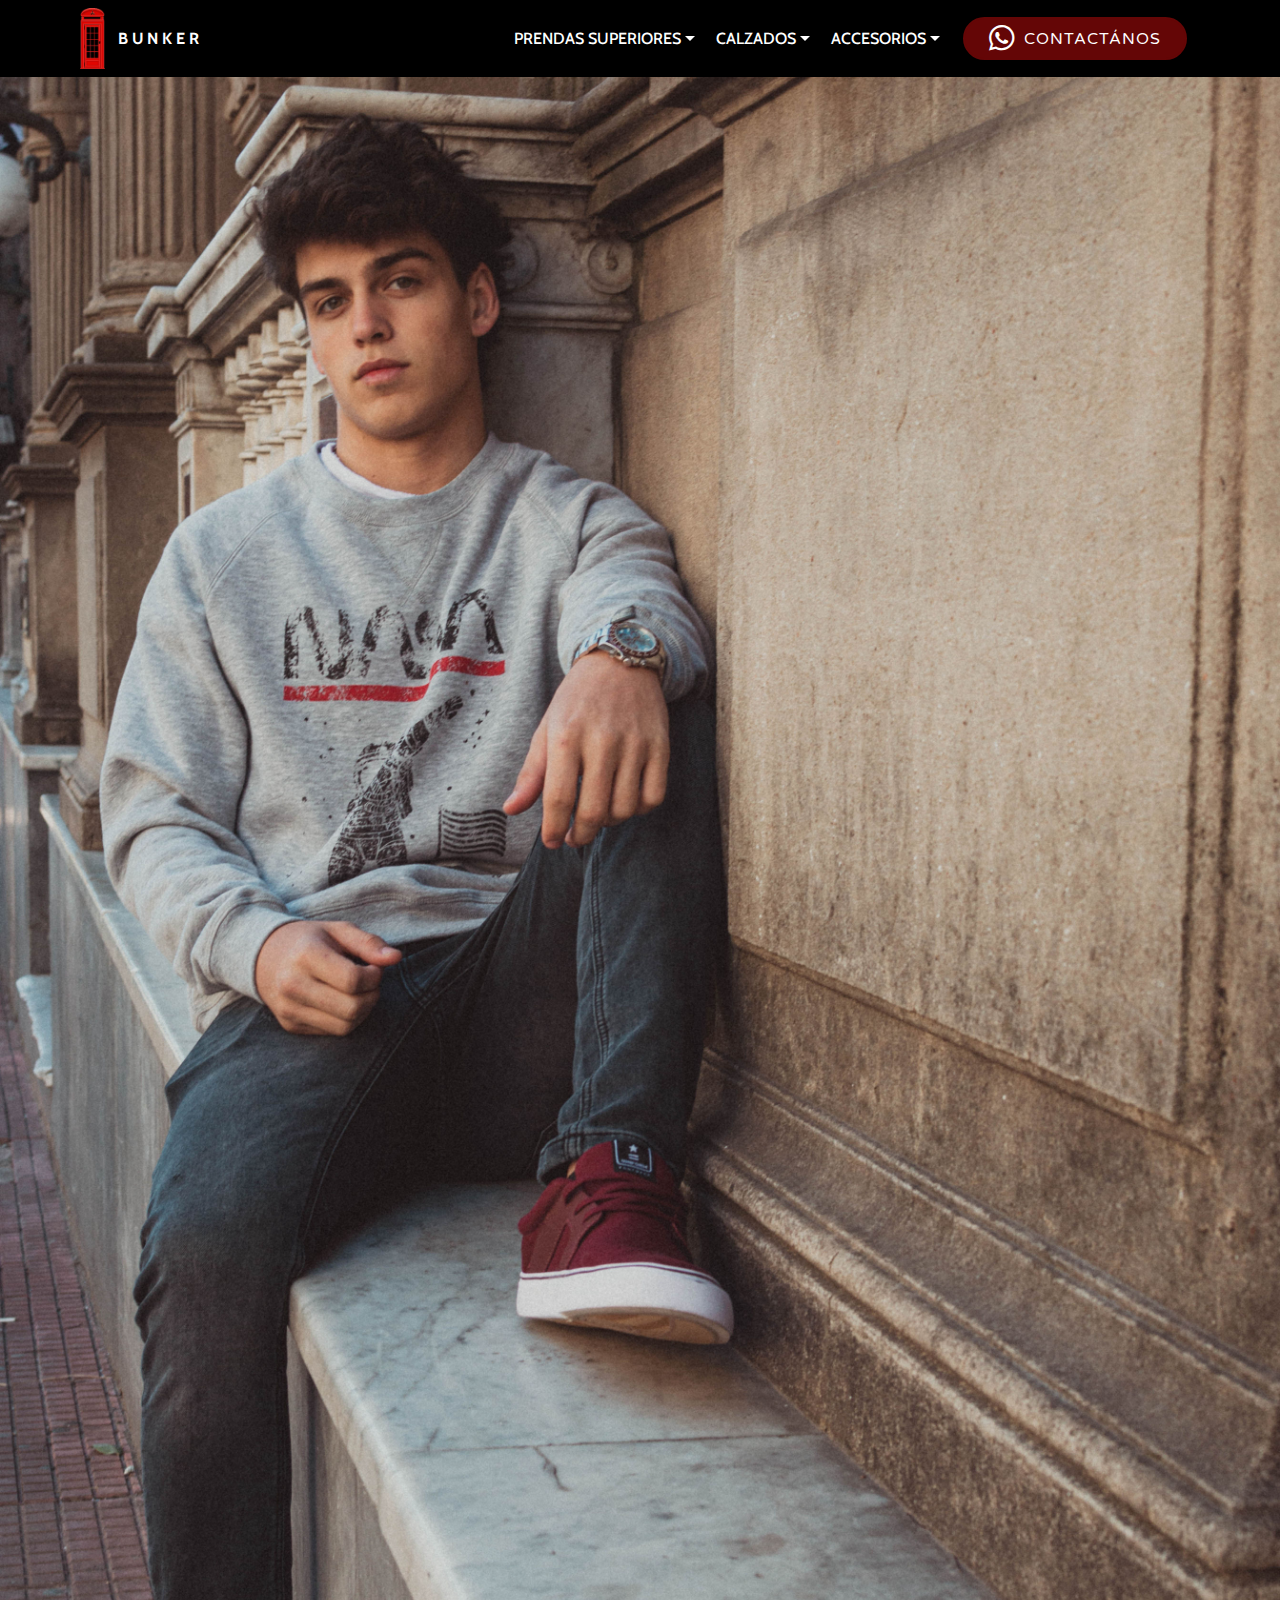
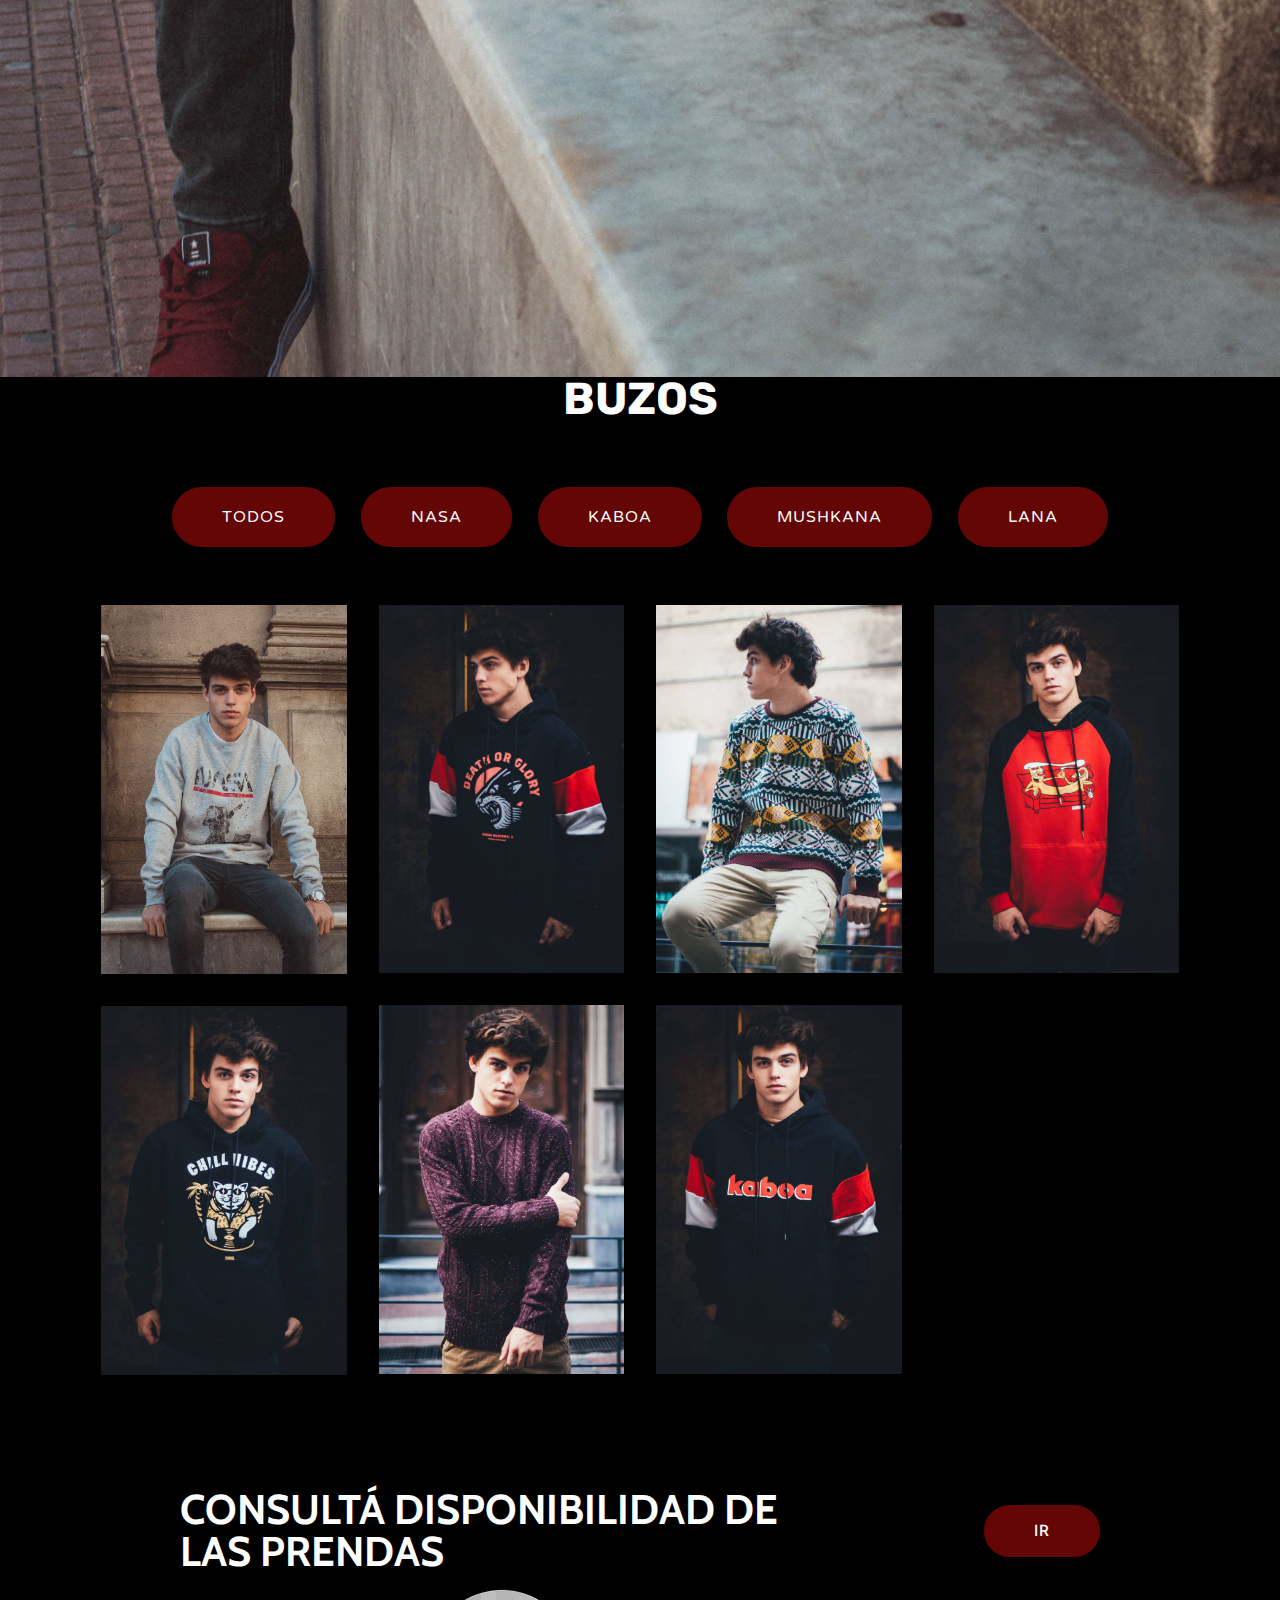
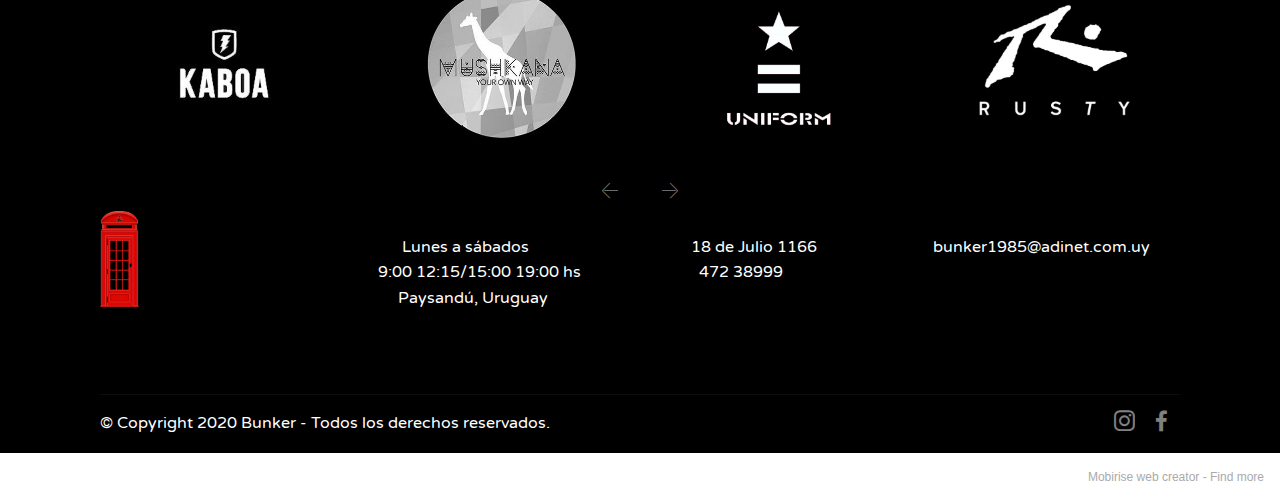
<file: page3.html>
<!DOCTYPE html>
<html  >
<head>
  <!-- Site made with Mobirise Website Builder v5.2.0, https://mobirise.com -->
  <meta charset="UTF-8">
  <meta http-equiv="X-UA-Compatible" content="IE=edge">
  <meta name="generator" content="Mobirise v5.2.0, mobirise.com">
  <meta name="viewport" content="width=device-width, initial-scale=1, minimum-scale=1">
  <link rel="shortcut icon" href="assets/images/icono-bunker-122x300.png" type="image/x-icon">
  <meta name="description" content="Site Builder Description">
  
  
  <title>Buzos</title>
  <link rel="stylesheet" href="assets/web/assets/mobirise-icons/mobirise-icons.css">
  <link rel="stylesheet" href="assets/bootstrap/css/bootstrap.min.css">
  <link rel="stylesheet" href="assets/bootstrap/css/bootstrap-grid.min.css">
  <link rel="stylesheet" href="assets/bootstrap/css/bootstrap-reboot.min.css">
  <link rel="stylesheet" href="assets/tether/tether.min.css">
  <link rel="stylesheet" href="assets/dropdown/css/style.css">
  <link rel="stylesheet" href="assets/socicon/css/styles.css">
  <link rel="stylesheet" href="assets/theme/css/style.css">
  <link rel="stylesheet" href="assets/gallery/style.css">
  <link rel="preload" as="style" href="assets/mobirise/css/mbr-additional.css"><link rel="stylesheet" href="assets/mobirise/css/mbr-additional.css" type="text/css">
  
  
  
  
</head>
<body>
  
  <section once="footers" class="cid-s3Tys5f80X" id="footer7-12">

    

    

    <div class="container">
        <div class="media-container-row align-center mbr-white">
            
            <div class="row social-row">
                <div class="social-list align-right pb-2">
                    
                    
                    
                    
                    
                    
                <div class="soc-item">
                        <a href="https://www.instagram.com/bunkerpaysandu/?hl=es-la" target="_blank">
                            <span class="mbr-iconfont mbr-iconfont-social socicon-instagram socicon"></span>
                        </a>
                    </div><div class="soc-item">
                        <a href="https://www.facebook.com/TIENDABUNKERPDU" target="_blank">
                            <span class="mbr-iconfont mbr-iconfont-social socicon-facebook socicon"></span>
                        </a>
                    </div></div>
            </div>
            <div class="row row-copirayt">
                <p class="mbr-text mb-0 mbr-fonts-style mbr-white align-center display-7"></p>
            </div>
        </div>
    </div>
</section>

<section class="cid-s6lmsmjaHy" id="image2-40">

    

    <figure class="mbr-figure">
        <div class="image-block" style="width: 100%;">
            <img src="assets/images/dsc-1784-2686x4040.jpg" alt="Mobirise" title="">
            
        </div>
    </figure>
</section>

<section class="mbr-section content5 cid-s5Ln7TDe3q" id="content5-3l">

    

    

    <div class="container">
        <div class="media-container-row">
            <div class="title col-12 col-md-8">
                <h2 class="align-center mbr-bold mbr-white pb-3 mbr-fonts-style display-1">BUZOS</h2>
                
                
                
            </div>
        </div>
    </div>
</section>

<section class="mbr-gallery mbr-slider-carousel cid-s6lkISFbpV" id="gallery2-3z">

    

    <div class="container">
        <div><!-- Filter --><div class="mbr-gallery-filter container gallery-filter-active"><ul buttons="0"><li class="mbr-gallery-filter-all active"><a class="btn btn-md btn-secondary display-7" href="">TODOS</a></li></ul></div><!-- Gallery --><div class="mbr-gallery-row"><div class="mbr-gallery-layout-default"><div><div><div class="mbr-gallery-item mbr-gallery-item--p2" data-video-url="false" data-tags="NASA"><div href="#lb-gallery2-3z" data-slide-to="0" data-toggle="modal"><img src="assets/images/dsc-1787-2000x3008-800x1203.jpg" alt="" title=""><span class="icon-focus"></span></div></div><div class="mbr-gallery-item mbr-gallery-item--p2" data-video-url="false" data-tags="KABOA"><div href="#lb-gallery2-3z" data-slide-to="1" data-toggle="modal"><img src="assets/images/2f85cc26-ab80-4f35-b1b3-5a580b2123fc-1066x1600-800x1201.jpg" alt="" title=""><span class="icon-focus"></span></div></div><div class="mbr-gallery-item mbr-gallery-item--p2" data-video-url="false" data-tags="MUSHKANA"><div href="#lb-gallery2-3z" data-slide-to="2" data-toggle="modal"><img src="assets/images/3b8bd39a-03d4-401f-bcdd-37a27d36b693-864x1296-800x1200.jpg" alt="" title=""><span class="icon-focus"></span></div></div><div class="mbr-gallery-item mbr-gallery-item--p2" data-video-url="false" data-tags="KABOA"><div href="#lb-gallery2-3z" data-slide-to="3" data-toggle="modal"><img src="assets/images/4fbfae3c-fb2b-4710-b071-dc94c694f043-864x1296-800x1200.jpg" alt="" title=""><span class="icon-focus"></span></div></div><div class="mbr-gallery-item mbr-gallery-item--p2" data-video-url="false" data-tags="KABOA"><div href="#lb-gallery2-3z" data-slide-to="4" data-toggle="modal"><img src="assets/images/5ace3e18-72a7-402b-9333-06f97eedf836-1066x1600-800x1201.jpg" alt="" title=""><span class="icon-focus"></span></div></div><div class="mbr-gallery-item mbr-gallery-item--p2" data-video-url="false" data-tags="LANA"><div href="#lb-gallery2-3z" data-slide-to="5" data-toggle="modal"><img src="assets/images/96d43a04-6303-472c-adad-214888b5564d-1066x1600-800x1201.jpg" alt="" title=""><span class="icon-focus"></span></div></div><div class="mbr-gallery-item mbr-gallery-item--p2" data-video-url="false" data-tags="KABOA"><div href="#lb-gallery2-3z" data-slide-to="6" data-toggle="modal"><img src="assets/images/6281a011-81d8-4343-8c93-98245ecebe26-1066x1600-800x1201.jpg" alt="" title=""><span class="icon-focus"></span></div></div></div></div><div class="clearfix"></div></div></div><!-- Lightbox --><div data-app-prevent-settings="" class="mbr-slider modal fade carousel slide" tabindex="-1" data-keyboard="true" data-interval="false" id="lb-gallery2-3z"><div class="modal-dialog"><div class="modal-content"><div class="modal-body"><div class="carousel-inner"><div class="carousel-item active"><img src="assets/images/dsc-1787-2000x3008.jpg" alt="" title=""></div><div class="carousel-item"><img src="assets/images/2f85cc26-ab80-4f35-b1b3-5a580b2123fc-1066x1600.jpg" alt="" title=""></div><div class="carousel-item"><img src="assets/images/3b8bd39a-03d4-401f-bcdd-37a27d36b693-864x1296.jpg" alt="" title=""></div><div class="carousel-item"><img src="assets/images/4fbfae3c-fb2b-4710-b071-dc94c694f043-864x1296.jpg" alt="" title=""></div><div class="carousel-item"><img src="assets/images/5ace3e18-72a7-402b-9333-06f97eedf836-1066x1600.jpg" alt="" title=""></div><div class="carousel-item"><img src="assets/images/96d43a04-6303-472c-adad-214888b5564d-1066x1600.jpg" alt="" title=""></div><div class="carousel-item"><img src="assets/images/6281a011-81d8-4343-8c93-98245ecebe26-1066x1600.jpg" alt="" title=""></div></div><a class="carousel-control carousel-control-prev" role="button" data-slide="prev" href="#lb-gallery2-3z"><span class="mbri-left mbr-iconfont" aria-hidden="true"></span><span class="sr-only">Previous</span></a><a class="carousel-control carousel-control-next" role="button" data-slide="next" href="#lb-gallery2-3z"><span class="mbri-right mbr-iconfont" aria-hidden="true"></span><span class="sr-only">Next</span></a><a class="close" href="#" role="button" data-dismiss="modal"><span class="sr-only">Close</span></a></div></div></div></div></div>
    </div>

</section>

<section class="mbr-section info1 cid-s4bbYWdDFr" id="info1-32">

    

    
    <div class="container">
        <div class="row justify-content-center content-row">
            <div class="media-container-column title col-12 col-lg-7 col-md-6">
                
                <h2 class="align-left mbr-bold mbr-fonts-style display-2">CONSULTÁ DISPONIBILIDAD DE LAS PRENDAS</h2>
            </div>
            <div class="media-container-column col-12 col-lg-3 col-md-4">
                <div class="mbr-section-btn align-right py-4"><a class="btn btn-secondary display-4" href="https://mobirise.co">IR</a></div>
            </div>
        </div>
    </div>
</section>

<section class="clients cid-s6mlZVWfIL" data-interval="false" id="clients-4e">
      

    
        

    <div class="container">
        <div class="carousel slide" role="listbox" data-pause="true" data-keyboard="false" data-ride="carousel" data-interval="3000">
            <div class="carousel-inner" data-visible="4">
                
                
                
                
                
            <div class="carousel-item ">
                    <div class="media-container-row">
                        <div class="col-md-12">
                            <div class="wrap-img ">
                                <img src="assets/images/descarga-2-225x225.jpg" class="img-responsive clients-img" alt="" title="">
                            </div>
                        </div>
                    </div>
                </div><div class="carousel-item ">
                    <div class="media-container-row">
                        <div class="col-md-12">
                            <div class="wrap-img ">
                                <img src="assets/images/086fbd95-7e1f-4007-94e2-5a64b669c61d-300x299.jpg" class="img-responsive clients-img" alt="" title="">
                            </div>
                        </div>
                    </div>
                </div><div class="carousel-item ">
                    <div class="media-container-row">
                        <div class="col-md-12">
                            <div class="wrap-img ">
                                <img src="assets/images/logo-uniform-e1520000976533-2-240x240.png" class="img-responsive clients-img" alt="" title="">
                            </div>
                        </div>
                    </div>
                </div><div class="carousel-item ">
                    <div class="media-container-row">
                        <div class="col-md-12">
                            <div class="wrap-img ">
                                <img src="assets/images/59f8a5b0-ea88-4102-9817-42e5bd6b14bd-571x443.png" class="img-responsive clients-img" alt="" title="">
                            </div>
                        </div>
                    </div>
                </div></div>
            <div class="carousel-controls">
                <a data-app-prevent-settings="" class="carousel-control carousel-control-prev" role="button" data-slide="prev">
                    <span aria-hidden="true" class="mbri-left mbr-iconfont"></span>
                    <span class="sr-only">Previous</span>
                </a>
                <a data-app-prevent-settings="" class="carousel-control carousel-control-next" role="button" data-slide="next">
                    <span aria-hidden="true" class="mbri-right mbr-iconfont"></span>
                    <span class="sr-only">Next</span>
                </a>
            </div>
        </div>
    </div>
</section>

<section class="cid-s6mlZecx6A" id="footer1-4d">

    

    

    <div class="container">
        <div class="media-container-row content text-white">
            <div class="col-12 col-md-3">
                <div class="media-wrap">
                    <a href="https://mobirise.co/">
                        <img src="assets/images/icono-bunker-122x300.png" alt="Mobirise" title="">
                    </a>
                </div>
            </div>
            <div class="col-12 col-md-3 mbr-fonts-style display-7">
                <h5 class="pb-3"></h5>
                <p class="mbr-text">&nbsp; &nbsp; &nbsp; Lunes a sábados<br>9:00  12:15/15:00 19:00 hs<br>&nbsp; &nbsp; &nbsp;Paysandú, Uruguay<br></p>
            </div>
            <div class="col-12 col-md-3 mbr-fonts-style display-7">
                <h5 class="pb-3"></h5>
                <p class="mbr-text">&nbsp; &nbsp; &nbsp; &nbsp; &nbsp;18 de Julio 1166<br>&nbsp; &nbsp; &nbsp; &nbsp; &nbsp; &nbsp;472 38999<br><br>&nbsp; &nbsp;<br><br></p>
            </div>
            <div class="col-12 col-md-3 mbr-fonts-style display-7">
                <h5 class="pb-3"></h5>
                <p class="mbr-text">bunker1985@adinet.com.uy</p>
            </div>
        </div>
        <div class="footer-lower">
            <div class="media-container-row">
                <div class="col-sm-12">
                    <hr>
                </div>
            </div>
            <div class="media-container-row mbr-white">
                <div class="col-sm-6 copyright">
                    <p class="mbr-text mbr-fonts-style display-7">
                        © Copyright 2020 Bunker - Todos los derechos reservados.</p>
                </div>
                <div class="col-md-6">
                    <div class="social-list align-right">
                        <div class="soc-item">
                            <a href="https://www.instagram.com/bunkerpaysandu/?hl=es-la" target="_blank">
                                <span class="mbr-iconfont mbr-iconfont-social socicon-instagram socicon" style="color: rgb(255, 255, 255); fill: rgb(255, 255, 255);"></span>
                            </a>
                        </div>
                        <div class="soc-item">
                            <a href="https://www.facebook.com/TIENDABUNKERPDU" target="_blank">
                                <span class="mbr-iconfont mbr-iconfont-social socicon-facebook socicon"></span>
                            </a>
                        </div>
                        
                        
                        
                        
                    </div>
                </div>
            </div>
        </div>
    </div>
</section>

<section class="menu cid-s3UaiMWdbY" once="menu" id="menu2-13">

    

    <nav class="navbar navbar-expand beta-menu navbar-dropdown align-items-center navbar-fixed-top navbar-toggleable-sm">
        <button class="navbar-toggler navbar-toggler-right" type="button" data-toggle="collapse" data-target="#navbarSupportedContent" aria-controls="navbarSupportedContent" aria-expanded="false" aria-label="Toggle navigation">
            <div class="hamburger">
                <span></span>
                <span></span>
                <span></span>
                <span></span>
            </div>
        </button>
        <div class="menu-logo">
            <div class="navbar-brand">
                <span class="navbar-logo">
                    <a href="index.html">
                        <img src="assets/images/icono-bunker-122x300.png" alt="Mobirise" title="" style="height: 3.8rem;">
                    </a>
                </span>
                <span class="navbar-caption-wrap"><a class="navbar-caption text-success display-4" href="index.html">B U N K E R&nbsp;</a></span>
            </div>
        </div>
        <div class="collapse navbar-collapse" id="navbarSupportedContent">
            <ul class="navbar-nav nav-dropdown" data-app-modern-menu="true"><li class="nav-item dropdown">
                    <a class="nav-link link text-success dropdown-toggle display-4" href="page1.html" data-toggle="dropdown-submenu" aria-expanded="false">PRENDAS SUPERIORES</a><div class="dropdown-menu"><a class="text-success dropdown-item display-4" href="page3.html" aria-expanded="false">BUZOS</a><a class="text-success dropdown-item display-4" href="page4.html" aria-expanded="false">CAMPERAS</a><a class="text-success dropdown-item display-4" href="page11.html" aria-expanded="false">CAMISAS</a></div>
                </li><li class="nav-item dropdown"><a class="nav-link link text-success dropdown-toggle display-4" href="https://mobirise.co" data-toggle="dropdown-submenu" aria-expanded="false">CALZADOS</a><div class="dropdown-menu"><a class="text-success dropdown-item display-4" href="page9.html" aria-expanded="false">ZAPATILLAS</a></div></li><li class="nav-item dropdown"><a class="nav-link link text-success dropdown-toggle display-4" href="page1.html" aria-expanded="false" data-toggle="dropdown-submenu">ACCESORIOS</a><div class="dropdown-menu"><a class="text-success dropdown-item display-4" href="page10.html" aria-expanded="false">GORRAS<br><br></a></div></li></ul>
            <div class="navbar-buttons mbr-section-btn"><a class="btn btn-sm btn-secondary display-7" href="https://wa.me/598 91 630093"><span class="socicon socicon-whatsapp mbr-iconfont mbr-iconfont-btn"></span>CONTACTÁNOS</a></div>
        </div>
    </nav>
</section><section style="background-color: #fff; font-family: -apple-system, BlinkMacSystemFont, 'Segoe UI', 'Roboto', 'Helvetica Neue', Arial, sans-serif; color:#aaa; font-size:12px; padding: 0; align-items: center; display: flex;"><a href="https://mobirise.site/c" style="flex: 1 1; height: 3rem; padding-left: 1rem;"></a><p style="flex: 0 0 auto; margin:0; padding-right:1rem;">Mobirise web creator - <a href="https://mobirise.site/p" style="color:#aaa;">Find more</a></p></section><script src="assets/web/assets/jquery/jquery.min.js"></script>  <script src="assets/popper/popper.min.js"></script>  <script src="assets/bootstrap/js/bootstrap.min.js"></script>  <script src="assets/tether/tether.min.js"></script>  <script src="assets/smoothscroll/smooth-scroll.js"></script>  <script src="assets/masonry/masonry.pkgd.min.js"></script>  <script src="assets/imagesloaded/imagesloaded.pkgd.min.js"></script>  <script src="assets/bootstrapcarouselswipe/bootstrap-carousel-swipe.js"></script>  <script src="assets/vimeoplayer/jquery.mb.vimeo_player.js"></script>  <script src="assets/mbr-clients-slider/mbr-clients-slider.js"></script>  <script src="assets/dropdown/js/nav-dropdown.js"></script>  <script src="assets/dropdown/js/navbar-dropdown.js"></script>  <script src="assets/touchswipe/jquery.touch-swipe.min.js"></script>  <script src="assets/theme/js/script.js"></script>  <script src="assets/gallery/player.min.js"></script>  <script src="assets/gallery/script.js"></script>  <script src="assets/slidervideo/script.js"></script>  
  
  
</body>
</html>
</file>
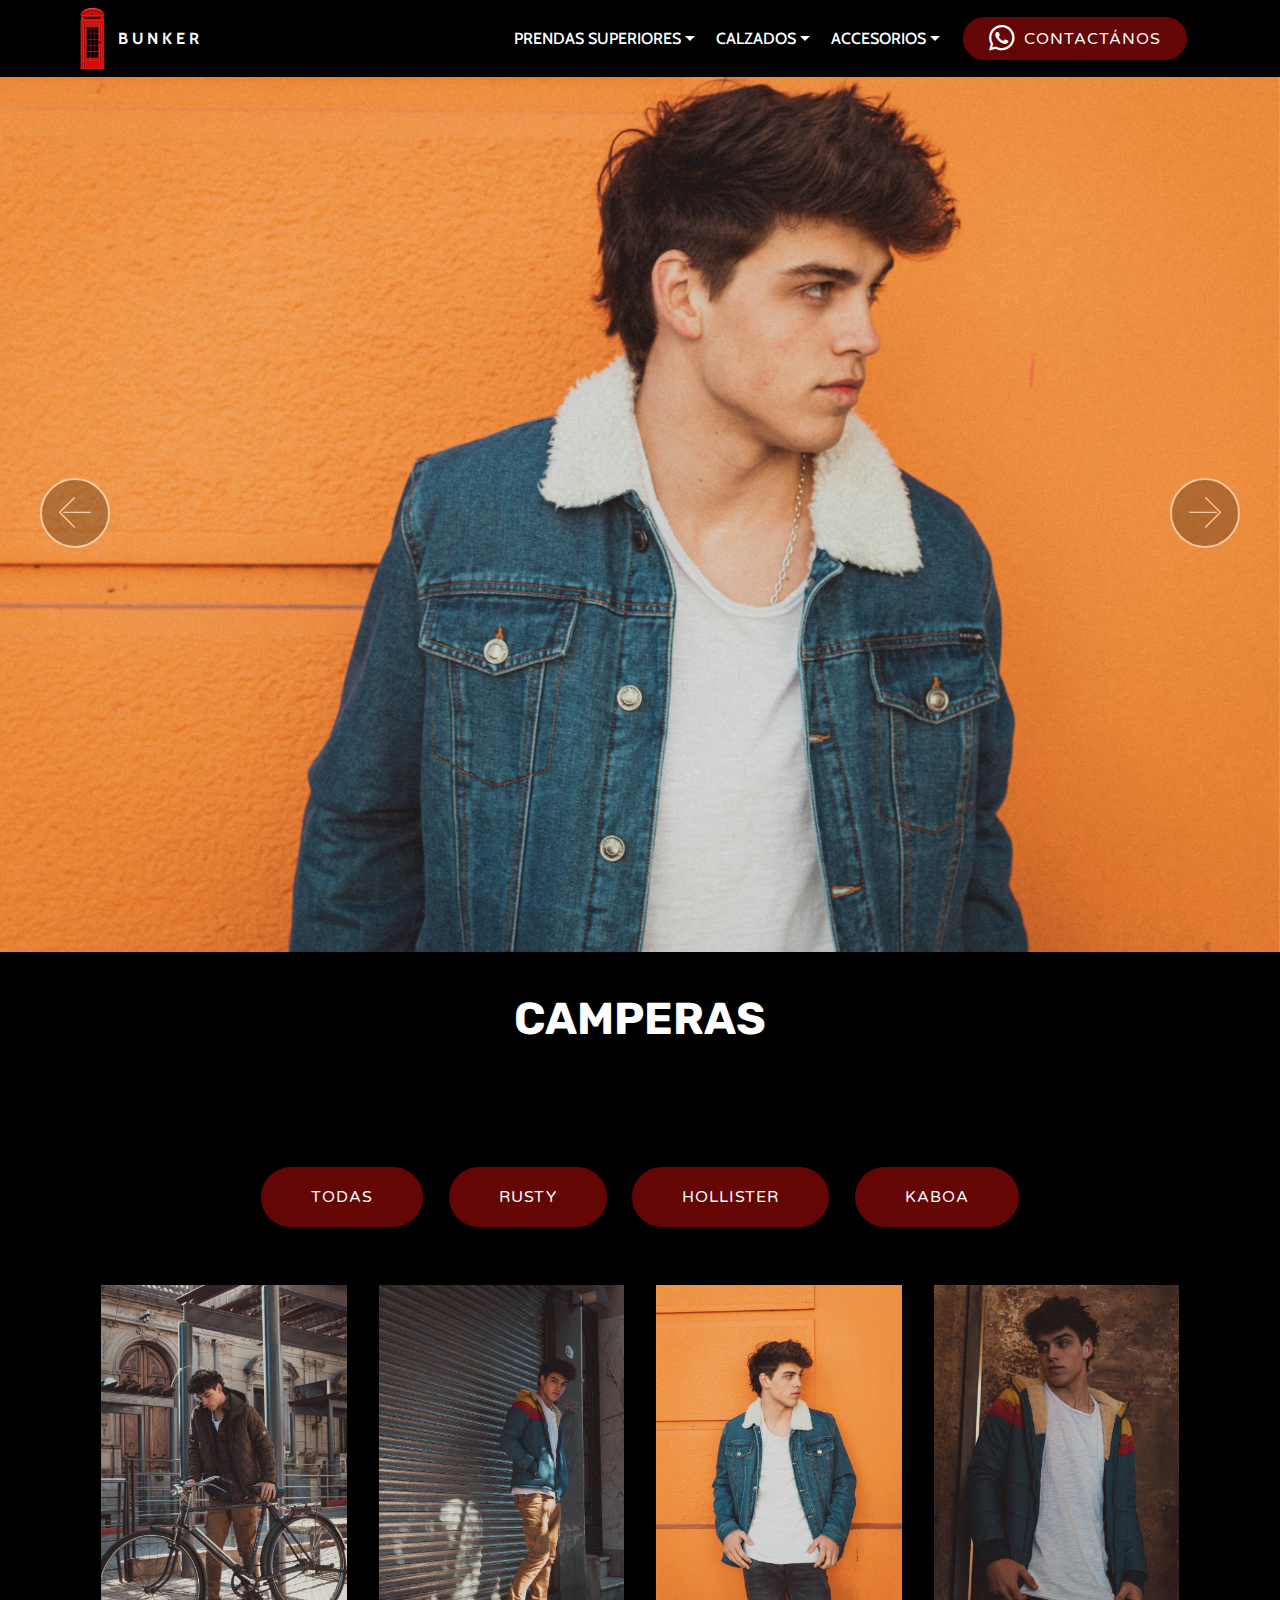
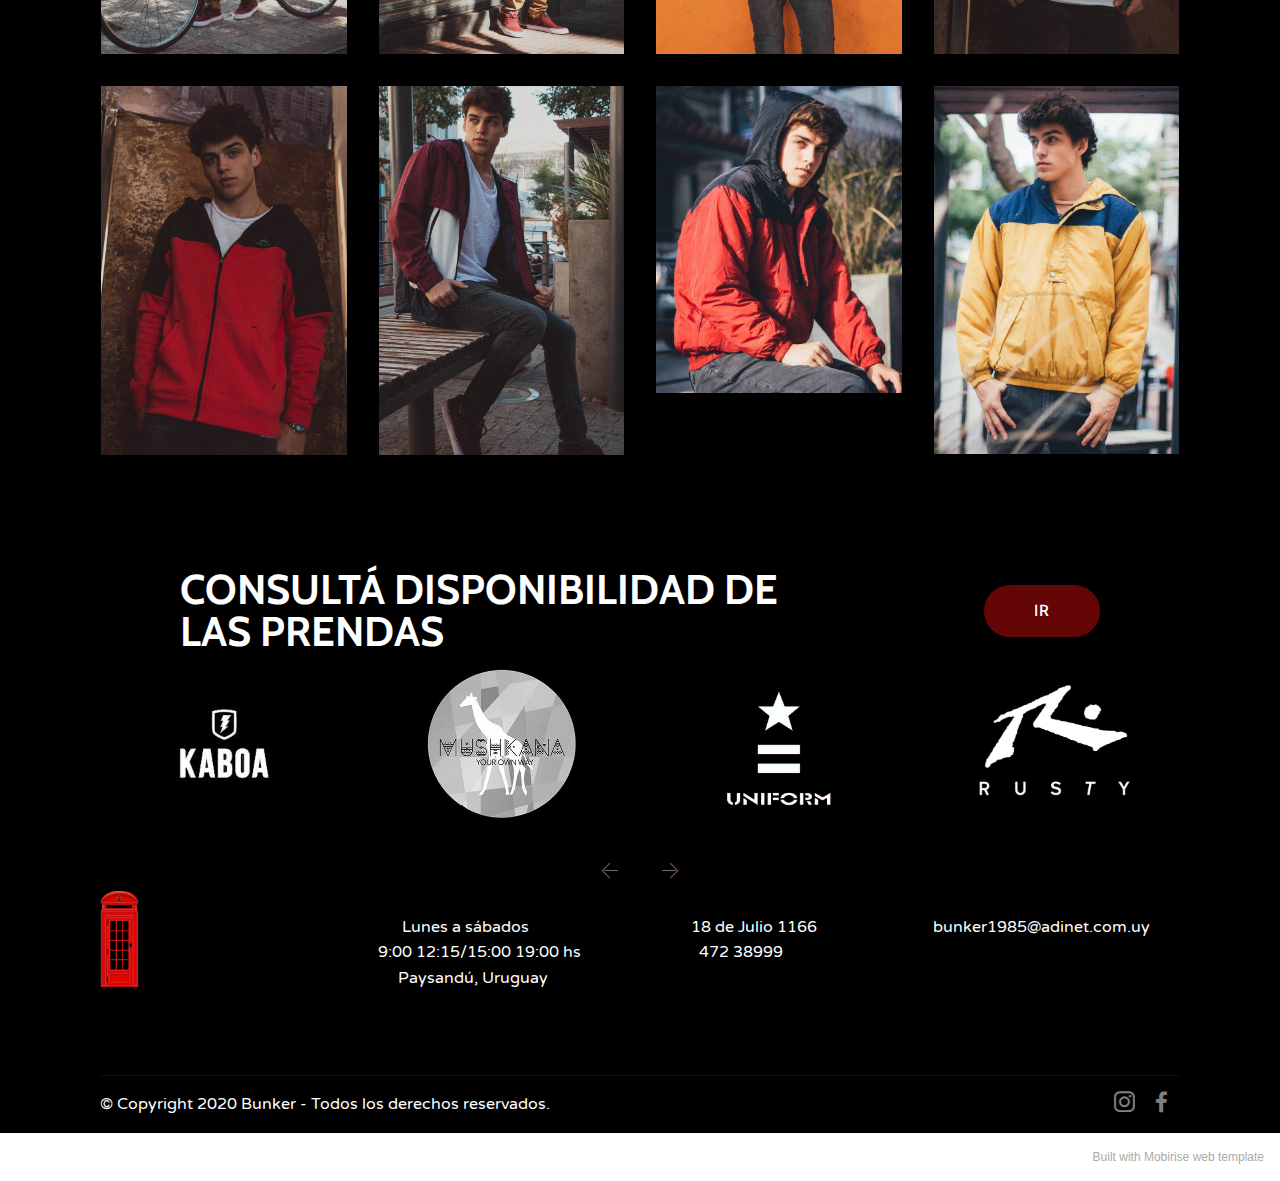
<file: page4.html>
<!DOCTYPE html>
<html  >
<head>
  <!-- Site made with Mobirise Website Builder v5.2.0, https://mobirise.com -->
  <meta charset="UTF-8">
  <meta http-equiv="X-UA-Compatible" content="IE=edge">
  <meta name="generator" content="Mobirise v5.2.0, mobirise.com">
  <meta name="viewport" content="width=device-width, initial-scale=1, minimum-scale=1">
  <link rel="shortcut icon" href="assets/images/icono-bunker-122x300.png" type="image/x-icon">
  <meta name="description" content="Site Maker Description">
  
  
  <title>Camperas</title>
  <link rel="stylesheet" href="assets/web/assets/mobirise-icons/mobirise-icons.css">
  <link rel="stylesheet" href="assets/bootstrap/css/bootstrap.min.css">
  <link rel="stylesheet" href="assets/bootstrap/css/bootstrap-grid.min.css">
  <link rel="stylesheet" href="assets/bootstrap/css/bootstrap-reboot.min.css">
  <link rel="stylesheet" href="assets/tether/tether.min.css">
  <link rel="stylesheet" href="assets/dropdown/css/style.css">
  <link rel="stylesheet" href="assets/socicon/css/styles.css">
  <link rel="stylesheet" href="assets/theme/css/style.css">
  <link rel="stylesheet" href="assets/gallery/style.css">
  <link rel="preload" as="style" href="assets/mobirise/css/mbr-additional.css"><link rel="stylesheet" href="assets/mobirise/css/mbr-additional.css" type="text/css">
  
  
  
  
</head>
<body>
  
  <section once="footers" class="cid-s3Tys5f80X" id="footer7-14">

    

    

    <div class="container">
        <div class="media-container-row align-center mbr-white">
            
            <div class="row social-row">
                <div class="social-list align-right pb-2">
                    
                    
                    
                    
                    
                    
                <div class="soc-item">
                        <a href="https://www.instagram.com/bunkerpaysandu/?hl=es-la" target="_blank">
                            <span class="mbr-iconfont mbr-iconfont-social socicon-instagram socicon"></span>
                        </a>
                    </div><div class="soc-item">
                        <a href="https://www.facebook.com/TIENDABUNKERPDU" target="_blank">
                            <span class="mbr-iconfont mbr-iconfont-social socicon-facebook socicon"></span>
                        </a>
                    </div></div>
            </div>
            <div class="row row-copirayt">
                <p class="mbr-text mb-0 mbr-fonts-style mbr-white align-center display-7"></p>
            </div>
        </div>
    </div>
</section>

<section class="menu cid-s3UaiMWdbY" once="menu" id="menu2-15">

    

    <nav class="navbar navbar-expand beta-menu navbar-dropdown align-items-center navbar-fixed-top navbar-toggleable-sm">
        <button class="navbar-toggler navbar-toggler-right" type="button" data-toggle="collapse" data-target="#navbarSupportedContent" aria-controls="navbarSupportedContent" aria-expanded="false" aria-label="Toggle navigation">
            <div class="hamburger">
                <span></span>
                <span></span>
                <span></span>
                <span></span>
            </div>
        </button>
        <div class="menu-logo">
            <div class="navbar-brand">
                <span class="navbar-logo">
                    <a href="index.html">
                        <img src="assets/images/icono-bunker-122x300.png" alt="Mobirise" title="" style="height: 3.8rem;">
                    </a>
                </span>
                <span class="navbar-caption-wrap"><a class="navbar-caption text-success display-4" href="index.html">B U N K E R&nbsp;</a></span>
            </div>
        </div>
        <div class="collapse navbar-collapse" id="navbarSupportedContent">
            <ul class="navbar-nav nav-dropdown" data-app-modern-menu="true"><li class="nav-item dropdown">
                    <a class="nav-link link text-success dropdown-toggle display-4" href="page1.html" data-toggle="dropdown-submenu" aria-expanded="false">PRENDAS SUPERIORES</a><div class="dropdown-menu"><a class="text-success dropdown-item display-4" href="page3.html" aria-expanded="false">BUZOS</a><a class="text-success dropdown-item display-4" href="page4.html" aria-expanded="false">CAMPERAS</a><a class="text-success dropdown-item display-4" href="page11.html" aria-expanded="false">CAMISAS</a></div>
                </li><li class="nav-item dropdown"><a class="nav-link link text-success dropdown-toggle display-4" href="https://mobirise.co" data-toggle="dropdown-submenu" aria-expanded="false">CALZADOS</a><div class="dropdown-menu"><a class="text-success dropdown-item display-4" href="page9.html" aria-expanded="false">ZAPATILLAS</a></div></li><li class="nav-item dropdown"><a class="nav-link link text-success dropdown-toggle display-4" href="page1.html" aria-expanded="false" data-toggle="dropdown-submenu">ACCESORIOS</a><div class="dropdown-menu"><a class="text-success dropdown-item display-4" href="page10.html" aria-expanded="false">GORRAS<br><br></a></div></li></ul>
            <div class="navbar-buttons mbr-section-btn"><a class="btn btn-sm btn-secondary display-7" href="https://wa.me/598 91 630093"><span class="socicon socicon-whatsapp mbr-iconfont mbr-iconfont-btn"></span>CONTACTÁNOS</a></div>
        </div>
    </nav>
</section>

<section class="carousel slide cid-s6ljdOSBvx" data-interval="false" id="slider1-3x">

    

    <div class="full-screen"><div class="mbr-slider slide carousel" data-keyboard="false" data-ride="carousel" data-interval="4000" data-pause="true"><div class="carousel-inner" role="listbox"><div class="carousel-item slider-fullscreen-image" data-bg-video-slide="false" style="background-image: url(assets/images/dsc-1729-2000x1330.jpg);"><div class="container container-slide"><div class="image_wrapper"><img src="assets/images/dsc-1729-2000x1330.jpg" alt="" title=""><div class="carousel-caption justify-content-center"><div class="col-10 align-center"></div></div></div></div></div><div class="carousel-item slider-fullscreen-image active" data-bg-video-slide="false" style="background-image: url(assets/images/dsc-1737-2000x1330.jpg);"><div class="container container-slide"><div class="image_wrapper"><img src="assets/images/dsc-1737-2000x1330.jpg" alt="" title=""><div class="carousel-caption justify-content-center"><div class="col-10 align-center"></div></div></div></div></div></div><a data-app-prevent-settings="" class="carousel-control carousel-control-prev" role="button" data-slide="prev" href="#slider1-3x"><span aria-hidden="true" class="mbri-left mbr-iconfont"></span><span class="sr-only">Previous</span></a><a data-app-prevent-settings="" class="carousel-control carousel-control-next" role="button" data-slide="next" href="#slider1-3x"><span aria-hidden="true" class="mbri-right mbr-iconfont"></span><span class="sr-only">Next</span></a></div></div>

</section>

<section class="mbr-section content5 cid-s5LmVdjO8Y" id="content5-3k">

    

    

    <div class="container">
        <div class="media-container-row">
            <div class="title col-12 col-md-8">
                <h2 class="align-center mbr-bold mbr-white pb-3 mbr-fonts-style display-1">CAMPERAS</h2>
                
                
                
            </div>
        </div>
    </div>
</section>

<section class="mbr-gallery mbr-slider-carousel cid-s40yYRLjEZ" id="gallery2-2e">

    

    <div class="container">
        <div><!-- Filter --><div class="mbr-gallery-filter container gallery-filter-active"><ul buttons="0"><li class="mbr-gallery-filter-all active"><a class="btn btn-md btn-secondary display-7" href="">TODAS</a></li></ul></div><!-- Gallery --><div class="mbr-gallery-row"><div class="mbr-gallery-layout-default"><div><div><div class="mbr-gallery-item mbr-gallery-item--p2" data-video-url="false" data-tags="RUSTY"><div href="#lb-gallery2-2e" data-slide-to="0" data-toggle="modal"><img src="assets/images/dsc-1683-2000x3008-800x1203.jpg" alt="" title="Rusty Rojas"><span class="icon-focus"></span></div></div><div class="mbr-gallery-item mbr-gallery-item--p2" data-video-url="false" data-tags="RUSTY"><div href="#lb-gallery2-2e" data-slide-to="1" data-toggle="modal"><img src="assets/images/dsc-1721-2000x3008-800x1203.jpg" alt="" title=""><span class="icon-focus"></span></div></div><div class="mbr-gallery-item mbr-gallery-item--p2" data-video-url="false" data-tags="HOLLISTER"><div href="#lb-gallery2-2e" data-slide-to="2" data-toggle="modal"><img src="assets/images/dsc-1740-2000x3008-800x1203.jpg" alt="" title=""><span class="icon-focus"></span></div></div><div class="mbr-gallery-item mbr-gallery-item--p2" data-video-url="false" data-tags="RUSTY"><div href="#lb-gallery2-2e" data-slide-to="3" data-toggle="modal"><img src="assets/images/dsc-1766-2000x3008-800x1203.jpg" alt="" title=""><span class="icon-focus"></span></div></div><div class="mbr-gallery-item mbr-gallery-item--p2" data-video-url="false" data-tags="RUSTY"><div href="#lb-gallery2-2e" data-slide-to="4" data-toggle="modal"><img src="assets/images/dsc-1770-2000x3008-800x1203.jpg" alt="" title=""><span class="icon-focus"></span></div></div><div class="mbr-gallery-item mbr-gallery-item--p2" data-video-url="false" data-tags="RUSTY"><div href="#lb-gallery2-2e" data-slide-to="5" data-toggle="modal"><img src="assets/images/dsc-1779-2000x3008-800x1203.jpg" alt="" title=""><span class="icon-focus"></span></div></div><div class="mbr-gallery-item mbr-gallery-item--p2" data-video-url="false" data-tags="KABOA"><div href="#lb-gallery2-2e" data-slide-to="6" data-toggle="modal"><img src="assets/images/96232389-2937539612997590-5328589568495058944-o-1080x1350-800x1000.jpeg" alt="" title=""><span class="icon-focus"></span></div></div><div class="mbr-gallery-item mbr-gallery-item--p2" data-video-url="false" data-tags="KABOA"><div href="#lb-gallery2-2e" data-slide-to="7" data-toggle="modal"><img src="assets/images/3092444a-c9c4-49ca-8b10-a54fe9d2ab7e-1066x1600-800x1201.jpg" alt="" title=""><span class="icon-focus"></span></div></div></div></div><div class="clearfix"></div></div></div><!-- Lightbox --><div data-app-prevent-settings="" class="mbr-slider modal fade carousel slide" tabindex="-1" data-keyboard="true" data-interval="false" id="lb-gallery2-2e"><div class="modal-dialog"><div class="modal-content"><div class="modal-body"><div class="carousel-inner"><div class="carousel-item"><img src="assets/images/dsc-1683-2000x3008.jpg" alt="" title="Rusty Rojas"></div><div class="carousel-item"><img src="assets/images/dsc-1721-2000x3008.jpg" alt="" title=""></div><div class="carousel-item"><img src="assets/images/dsc-1740-2000x3008.jpg" alt="" title=""></div><div class="carousel-item"><img src="assets/images/dsc-1766-2000x3008.jpg" alt="" title=""></div><div class="carousel-item"><img src="assets/images/dsc-1770-2000x3008.jpg" alt="" title=""></div><div class="carousel-item"><img src="assets/images/dsc-1779-2000x3008.jpg" alt="" title=""></div><div class="carousel-item"><img src="assets/images/96232389-2937539612997590-5328589568495058944-o-1080x1350.jpeg" alt="" title=""></div><div class="carousel-item active"><img src="assets/images/3092444a-c9c4-49ca-8b10-a54fe9d2ab7e-1066x1600.jpg" alt="" title=""></div></div><a class="carousel-control carousel-control-prev" role="button" data-slide="prev" href="#lb-gallery2-2e"><span class="mbri-left mbr-iconfont" aria-hidden="true"></span><span class="sr-only">Previous</span></a><a class="carousel-control carousel-control-next" role="button" data-slide="next" href="#lb-gallery2-2e"><span class="mbri-right mbr-iconfont" aria-hidden="true"></span><span class="sr-only">Next</span></a><a class="close" href="#" role="button" data-dismiss="modal"><span class="sr-only">Close</span></a></div></div></div></div></div>
    </div>

</section>

<section class="mbr-section info1 cid-s4b7YdY4Kt" id="info1-2t">

    

    
    <div class="container">
        <div class="row justify-content-center content-row">
            <div class="media-container-column title col-12 col-lg-7 col-md-6">
                
                <h2 class="align-left mbr-bold mbr-fonts-style display-2">CONSULTÁ DISPONIBILIDAD DE LAS PRENDAS</h2>
            </div>
            <div class="media-container-column col-12 col-lg-3 col-md-4">
                <div class="mbr-section-btn align-right py-4"><a class="btn btn-secondary display-4" href="page12.html">IR</a></div>
            </div>
        </div>
    </div>
</section>

<section class="clients cid-s6mlQ5DgzE" data-interval="false" id="clients-49">
      

    
        

    <div class="container">
        <div class="carousel slide" role="listbox" data-pause="true" data-keyboard="false" data-ride="carousel" data-interval="3000">
            <div class="carousel-inner" data-visible="4">
                
                
                
                
                
            <div class="carousel-item ">
                    <div class="media-container-row">
                        <div class="col-md-12">
                            <div class="wrap-img ">
                                <img src="assets/images/descarga-2-225x225.jpg" class="img-responsive clients-img" alt="" title="">
                            </div>
                        </div>
                    </div>
                </div><div class="carousel-item ">
                    <div class="media-container-row">
                        <div class="col-md-12">
                            <div class="wrap-img ">
                                <img src="assets/images/086fbd95-7e1f-4007-94e2-5a64b669c61d-300x299.jpg" class="img-responsive clients-img" alt="" title="">
                            </div>
                        </div>
                    </div>
                </div><div class="carousel-item ">
                    <div class="media-container-row">
                        <div class="col-md-12">
                            <div class="wrap-img ">
                                <img src="assets/images/logo-uniform-e1520000976533-2-240x240.png" class="img-responsive clients-img" alt="" title="">
                            </div>
                        </div>
                    </div>
                </div><div class="carousel-item ">
                    <div class="media-container-row">
                        <div class="col-md-12">
                            <div class="wrap-img ">
                                <img src="assets/images/59f8a5b0-ea88-4102-9817-42e5bd6b14bd-571x443.png" class="img-responsive clients-img" alt="" title="">
                            </div>
                        </div>
                    </div>
                </div></div>
            <div class="carousel-controls">
                <a data-app-prevent-settings="" class="carousel-control carousel-control-prev" role="button" data-slide="prev">
                    <span aria-hidden="true" class="mbri-left mbr-iconfont"></span>
                    <span class="sr-only">Previous</span>
                </a>
                <a data-app-prevent-settings="" class="carousel-control carousel-control-next" role="button" data-slide="next">
                    <span aria-hidden="true" class="mbri-right mbr-iconfont"></span>
                    <span class="sr-only">Next</span>
                </a>
            </div>
        </div>
    </div>
</section>

<section class="cid-s6mlQxD21u" id="footer1-4a">

    

    

    <div class="container">
        <div class="media-container-row content text-white">
            <div class="col-12 col-md-3">
                <div class="media-wrap">
                    <a href="https://mobirise.co/">
                        <img src="assets/images/icono-bunker-122x300.png" alt="Mobirise" title="">
                    </a>
                </div>
            </div>
            <div class="col-12 col-md-3 mbr-fonts-style display-7">
                <h5 class="pb-3"></h5>
                <p class="mbr-text">&nbsp; &nbsp; &nbsp; Lunes a sábados<br>9:00  12:15/15:00 19:00 hs<br>&nbsp; &nbsp; &nbsp;Paysandú, Uruguay<br></p>
            </div>
            <div class="col-12 col-md-3 mbr-fonts-style display-7">
                <h5 class="pb-3"></h5>
                <p class="mbr-text">&nbsp; &nbsp; &nbsp; &nbsp; &nbsp;18 de Julio 1166<br>&nbsp; &nbsp; &nbsp; &nbsp; &nbsp; &nbsp;472 38999<br><br>&nbsp; &nbsp;<br><br></p>
            </div>
            <div class="col-12 col-md-3 mbr-fonts-style display-7">
                <h5 class="pb-3"></h5>
                <p class="mbr-text">bunker1985@adinet.com.uy</p>
            </div>
        </div>
        <div class="footer-lower">
            <div class="media-container-row">
                <div class="col-sm-12">
                    <hr>
                </div>
            </div>
            <div class="media-container-row mbr-white">
                <div class="col-sm-6 copyright">
                    <p class="mbr-text mbr-fonts-style display-7">
                        © Copyright 2020 Bunker - Todos los derechos reservados.</p>
                </div>
                <div class="col-md-6">
                    <div class="social-list align-right">
                        <div class="soc-item">
                            <a href="https://www.instagram.com/bunkerpaysandu/?hl=es-la" target="_blank">
                                <span class="mbr-iconfont mbr-iconfont-social socicon-instagram socicon" style="color: rgb(255, 255, 255); fill: rgb(255, 255, 255);"></span>
                            </a>
                        </div>
                        <div class="soc-item">
                            <a href="https://www.facebook.com/TIENDABUNKERPDU" target="_blank">
                                <span class="mbr-iconfont mbr-iconfont-social socicon-facebook socicon"></span>
                            </a>
                        </div>
                        
                        
                        
                        
                    </div>
                </div>
            </div>
        </div>
    </div>
</section><section style="background-color: #fff; font-family: -apple-system, BlinkMacSystemFont, 'Segoe UI', 'Roboto', 'Helvetica Neue', Arial, sans-serif; color:#aaa; font-size:12px; padding: 0; align-items: center; display: flex;"><a href="https://mobirise.site/m" style="flex: 1 1; height: 3rem; padding-left: 1rem;"></a><p style="flex: 0 0 auto; margin:0; padding-right:1rem;">Built with Mobirise <a href="https://mobirise.site/u" style="color:#aaa;">web</a> template</p></section><script src="assets/web/assets/jquery/jquery.min.js"></script>  <script src="assets/popper/popper.min.js"></script>  <script src="assets/bootstrap/js/bootstrap.min.js"></script>  <script src="assets/tether/tether.min.js"></script>  <script src="assets/smoothscroll/smooth-scroll.js"></script>  <script src="assets/dropdown/js/nav-dropdown.js"></script>  <script src="assets/dropdown/js/navbar-dropdown.js"></script>  <script src="assets/touchswipe/jquery.touch-swipe.min.js"></script>  <script src="assets/ytplayer/jquery.mb.ytplayer.min.js"></script>  <script src="assets/vimeoplayer/jquery.mb.vimeo_player.js"></script>  <script src="assets/bootstrapcarouselswipe/bootstrap-carousel-swipe.js"></script>  <script src="assets/masonry/masonry.pkgd.min.js"></script>  <script src="assets/imagesloaded/imagesloaded.pkgd.min.js"></script>  <script src="assets/mbr-clients-slider/mbr-clients-slider.js"></script>  <script src="assets/theme/js/script.js"></script>  <script src="assets/slidervideo/script.js"></script>  <script src="assets/gallery/player.min.js"></script>  <script src="assets/gallery/script.js"></script>  
  
  
</body>
</html>
</file>
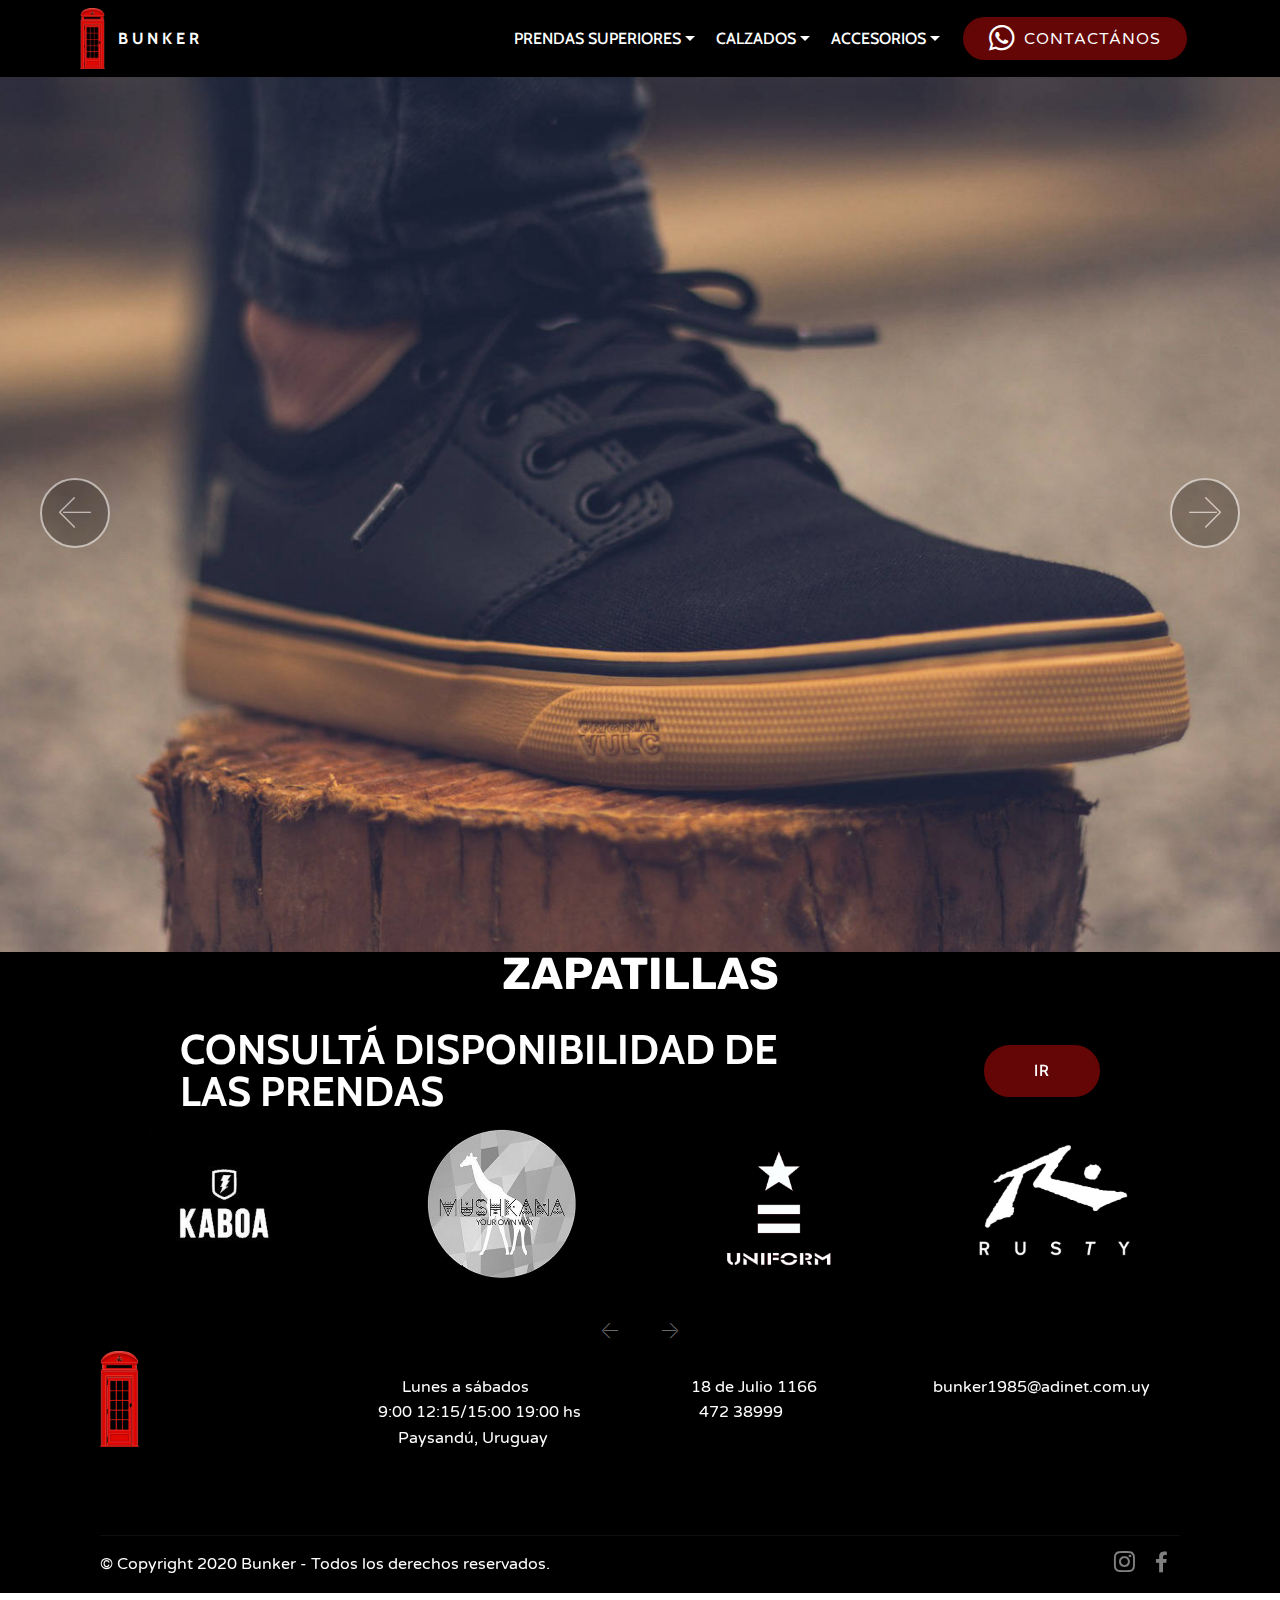
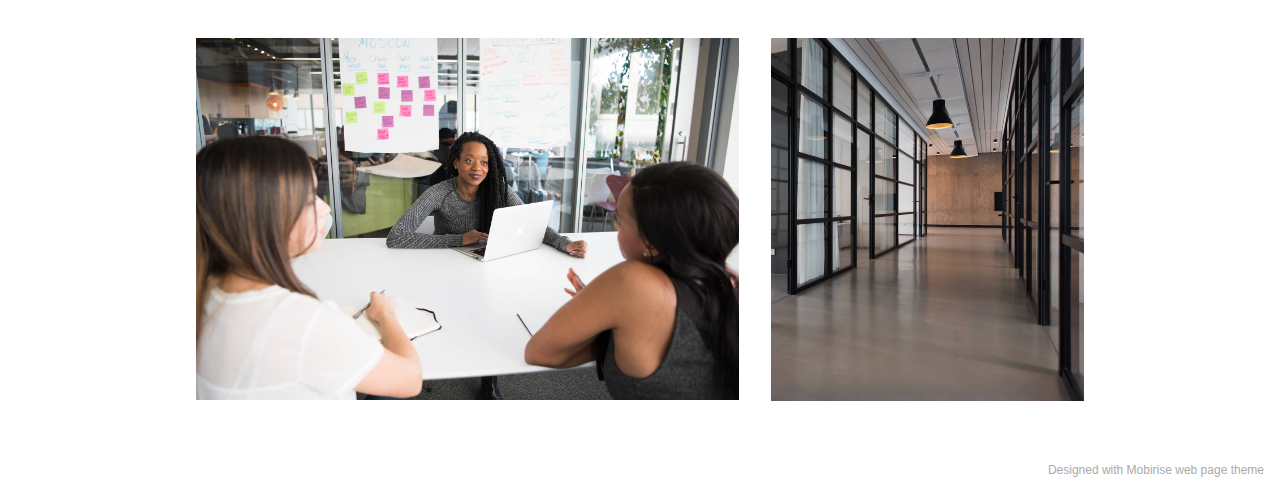
<file: page9.html>
<!DOCTYPE html>
<html  >
<head>
  <!-- Site made with Mobirise Website Builder v5.2.0, https://mobirise.com -->
  <meta charset="UTF-8">
  <meta http-equiv="X-UA-Compatible" content="IE=edge">
  <meta name="generator" content="Mobirise v5.2.0, mobirise.com">
  <meta name="viewport" content="width=device-width, initial-scale=1, minimum-scale=1">
  <link rel="shortcut icon" href="assets/images/icono-bunker-122x300.png" type="image/x-icon">
  <meta name="description" content="Web Page Creator Description">
  
  
  <title>Zapatillas</title>
  <link rel="stylesheet" href="assets/web/assets/mobirise-icons/mobirise-icons.css">
  <link rel="stylesheet" href="assets/bootstrap/css/bootstrap.min.css">
  <link rel="stylesheet" href="assets/bootstrap/css/bootstrap-grid.min.css">
  <link rel="stylesheet" href="assets/bootstrap/css/bootstrap-reboot.min.css">
  <link rel="stylesheet" href="assets/tether/tether.min.css">
  <link rel="stylesheet" href="assets/dropdown/css/style.css">
  <link rel="stylesheet" href="assets/socicon/css/styles.css">
  <link rel="stylesheet" href="assets/theme/css/style.css">
  <link rel="preload" as="style" href="assets/mobirise/css/mbr-additional.css"><link rel="stylesheet" href="assets/mobirise/css/mbr-additional.css" type="text/css">
  
  
  
  
</head>
<body>
  
  <section once="footers" class="cid-s3Tys5f80X" id="footer7-1e">

    

    

    <div class="container">
        <div class="media-container-row align-center mbr-white">
            
            <div class="row social-row">
                <div class="social-list align-right pb-2">
                    
                    
                    
                    
                    
                    
                <div class="soc-item">
                        <a href="https://www.instagram.com/bunkerpaysandu/?hl=es-la" target="_blank">
                            <span class="mbr-iconfont mbr-iconfont-social socicon-instagram socicon"></span>
                        </a>
                    </div><div class="soc-item">
                        <a href="https://www.facebook.com/TIENDABUNKERPDU" target="_blank">
                            <span class="mbr-iconfont mbr-iconfont-social socicon-facebook socicon"></span>
                        </a>
                    </div></div>
            </div>
            <div class="row row-copirayt">
                <p class="mbr-text mb-0 mbr-fonts-style mbr-white align-center display-7"></p>
            </div>
        </div>
    </div>
</section>

<section class="menu cid-s3UaiMWdbY" once="menu" id="menu2-1f">

    

    <nav class="navbar navbar-expand beta-menu navbar-dropdown align-items-center navbar-fixed-top navbar-toggleable-sm">
        <button class="navbar-toggler navbar-toggler-right" type="button" data-toggle="collapse" data-target="#navbarSupportedContent" aria-controls="navbarSupportedContent" aria-expanded="false" aria-label="Toggle navigation">
            <div class="hamburger">
                <span></span>
                <span></span>
                <span></span>
                <span></span>
            </div>
        </button>
        <div class="menu-logo">
            <div class="navbar-brand">
                <span class="navbar-logo">
                    <a href="index.html">
                        <img src="assets/images/icono-bunker-122x300.png" alt="Mobirise" title="" style="height: 3.8rem;">
                    </a>
                </span>
                <span class="navbar-caption-wrap"><a class="navbar-caption text-success display-4" href="index.html">B U N K E R&nbsp;</a></span>
            </div>
        </div>
        <div class="collapse navbar-collapse" id="navbarSupportedContent">
            <ul class="navbar-nav nav-dropdown" data-app-modern-menu="true"><li class="nav-item dropdown">
                    <a class="nav-link link text-success dropdown-toggle display-4" href="page1.html" data-toggle="dropdown-submenu" aria-expanded="false">PRENDAS SUPERIORES</a><div class="dropdown-menu"><a class="text-success dropdown-item display-4" href="page3.html" aria-expanded="false">BUZOS</a><a class="text-success dropdown-item display-4" href="page4.html" aria-expanded="false">CAMPERAS</a><a class="text-success dropdown-item display-4" href="page11.html" aria-expanded="false">CAMISAS</a></div>
                </li><li class="nav-item dropdown"><a class="nav-link link text-success dropdown-toggle display-4" href="https://mobirise.co" data-toggle="dropdown-submenu" aria-expanded="false">CALZADOS</a><div class="dropdown-menu"><a class="text-success dropdown-item display-4" href="page9.html" aria-expanded="false">ZAPATILLAS</a></div></li><li class="nav-item dropdown"><a class="nav-link link text-success dropdown-toggle display-4" href="page1.html" aria-expanded="false" data-toggle="dropdown-submenu">ACCESORIOS</a><div class="dropdown-menu"><a class="text-success dropdown-item display-4" href="page10.html" aria-expanded="false">GORRAS<br><br></a></div></li></ul>
            <div class="navbar-buttons mbr-section-btn"><a class="btn btn-sm btn-secondary display-7" href="https://wa.me/598 91 630093"><span class="socicon socicon-whatsapp mbr-iconfont mbr-iconfont-btn"></span>CONTACTÁNOS</a></div>
        </div>
    </nav>
</section>

<section class="carousel slide cid-s6lnxL6F2v" data-interval="false" id="slider1-41">

    

    <div class="full-screen"><div class="mbr-slider slide carousel" data-keyboard="false" data-ride="carousel" data-interval="4000" data-pause="true"><div class="carousel-inner" role="listbox"><div class="carousel-item slider-fullscreen-image" data-bg-video-slide="false" style="background-image: url(assets/images/dsc-1697-2000x1330.jpg);"><div class="container container-slide"><div class="image_wrapper"><img src="assets/images/dsc-1697-2000x1330.jpg" alt="" title=""><div class="carousel-caption justify-content-center"><div class="col-10 align-center"></div></div></div></div></div><div class="carousel-item slider-fullscreen-image active" data-bg-video-slide="false" style="background-image: url(assets/images/whatsapp-image-2020-09-18-at-19.30.58-1600x1066.jpg);"><div class="container container-slide"><div class="image_wrapper"><img src="assets/images/whatsapp-image-2020-09-18-at-19.30.58-1600x1066.jpg" alt="" title=""><div class="carousel-caption justify-content-center"><div class="col-10 align-left"></div></div></div></div></div><div class="carousel-item slider-fullscreen-image" data-bg-video-slide="false" style="background-image: url(assets/images/bb756752-34a0-40a5-9fb6-af4604e33909-1600x1066.jpg);"><div class="container container-slide"><div class="image_wrapper"><img src="assets/images/bb756752-34a0-40a5-9fb6-af4604e33909-1600x1066.jpg" alt="" title=""><div class="carousel-caption justify-content-center"><div class="col-10 align-right"></div></div></div></div></div><div class="carousel-item slider-fullscreen-image" data-bg-video-slide="false" style="background-image: url(assets/images/whatsapp-image-2020-09-18-at-19.31.15-1600x1066.jpg);"><div class="container container-slide"><div class="image_wrapper"><img src="assets/images/whatsapp-image-2020-09-18-at-19.31.15-1600x1066.jpg" alt="" title=""><div class="carousel-caption justify-content-center"><div class="col-10 align-left"></div></div></div></div></div><div class="carousel-item slider-fullscreen-image" data-bg-video-slide="false" style="background-image: url(assets/images/whatsapp-image-2020-09-18-at-19.31.11-1-1600x1066.jpg);"><div class="container container-slide"><div class="image_wrapper"><img src="assets/images/whatsapp-image-2020-09-18-at-19.31.11-1-1600x1066.jpg" alt="" title=""><div class="carousel-caption justify-content-center"><div class="col-10 align-left"></div></div></div></div></div><div class="carousel-item slider-fullscreen-image" data-bg-video-slide="false" style="background-image: url(assets/images/whatsapp-image-2020-09-18-at-19.30.33-1600x1066.jpg);"><div class="container container-slide"><div class="image_wrapper"><img src="assets/images/whatsapp-image-2020-09-18-at-19.30.33-1600x1066.jpg" alt="" title=""><div class="carousel-caption justify-content-center"><div class="col-10 align-left"></div></div></div></div></div></div><a data-app-prevent-settings="" class="carousel-control carousel-control-prev" role="button" data-slide="prev" href="#slider1-41"><span aria-hidden="true" class="mbri-left mbr-iconfont"></span><span class="sr-only">Previous</span></a><a data-app-prevent-settings="" class="carousel-control carousel-control-next" role="button" data-slide="next" href="#slider1-41"><span aria-hidden="true" class="mbri-right mbr-iconfont"></span><span class="sr-only">Next</span></a></div></div>

</section>

<section class="mbr-section content5 cid-s5LmNVcNn7" id="content5-3j">

    

    

    <div class="container">
        <div class="media-container-row">
            <div class="title col-12 col-md-8">
                <h2 class="align-center mbr-bold mbr-white pb-3 mbr-fonts-style display-1">ZAPATILLAS</h2>
                
                
                
            </div>
        </div>
    </div>
</section>

<section class="mbr-section info1 cid-s4bakqyq9a" id="info1-2y">

    

    
    <div class="container">
        <div class="row justify-content-center content-row">
            <div class="media-container-column title col-12 col-lg-7 col-md-6">
                
                <h2 class="align-left mbr-bold mbr-fonts-style display-2">CONSULTÁ DISPONIBILIDAD DE LAS PRENDAS</h2>
            </div>
            <div class="media-container-column col-12 col-lg-3 col-md-4">
                <div class="mbr-section-btn align-right py-4"><a class="btn btn-secondary display-4" href="page12.html">IR</a></div>
            </div>
        </div>
    </div>
</section>

<section class="clients cid-s6mlUbhITN" data-interval="false" id="clients-4b">
      

    
        

    <div class="container">
        <div class="carousel slide" role="listbox" data-pause="true" data-keyboard="false" data-ride="carousel" data-interval="3000">
            <div class="carousel-inner" data-visible="4">
                
                
                
                
                
            <div class="carousel-item ">
                    <div class="media-container-row">
                        <div class="col-md-12">
                            <div class="wrap-img ">
                                <img src="assets/images/descarga-2-225x225.jpg" class="img-responsive clients-img" alt="" title="">
                            </div>
                        </div>
                    </div>
                </div><div class="carousel-item ">
                    <div class="media-container-row">
                        <div class="col-md-12">
                            <div class="wrap-img ">
                                <img src="assets/images/086fbd95-7e1f-4007-94e2-5a64b669c61d-300x299.jpg" class="img-responsive clients-img" alt="" title="">
                            </div>
                        </div>
                    </div>
                </div><div class="carousel-item ">
                    <div class="media-container-row">
                        <div class="col-md-12">
                            <div class="wrap-img ">
                                <img src="assets/images/logo-uniform-e1520000976533-2-240x240.png" class="img-responsive clients-img" alt="" title="">
                            </div>
                        </div>
                    </div>
                </div><div class="carousel-item ">
                    <div class="media-container-row">
                        <div class="col-md-12">
                            <div class="wrap-img ">
                                <img src="assets/images/59f8a5b0-ea88-4102-9817-42e5bd6b14bd-571x443.png" class="img-responsive clients-img" alt="" title="">
                            </div>
                        </div>
                    </div>
                </div></div>
            <div class="carousel-controls">
                <a data-app-prevent-settings="" class="carousel-control carousel-control-prev" role="button" data-slide="prev">
                    <span aria-hidden="true" class="mbri-left mbr-iconfont"></span>
                    <span class="sr-only">Previous</span>
                </a>
                <a data-app-prevent-settings="" class="carousel-control carousel-control-next" role="button" data-slide="next">
                    <span aria-hidden="true" class="mbri-right mbr-iconfont"></span>
                    <span class="sr-only">Next</span>
                </a>
            </div>
        </div>
    </div>
</section>

<section class="cid-s6mlUJerX0" id="footer1-4c">

    

    

    <div class="container">
        <div class="media-container-row content text-white">
            <div class="col-12 col-md-3">
                <div class="media-wrap">
                    <a href="https://mobirise.co/">
                        <img src="assets/images/icono-bunker-122x300.png" alt="Mobirise" title="">
                    </a>
                </div>
            </div>
            <div class="col-12 col-md-3 mbr-fonts-style display-7">
                <h5 class="pb-3"></h5>
                <p class="mbr-text">&nbsp; &nbsp; &nbsp; Lunes a sábados<br>9:00  12:15/15:00 19:00 hs<br>&nbsp; &nbsp; &nbsp;Paysandú, Uruguay<br></p>
            </div>
            <div class="col-12 col-md-3 mbr-fonts-style display-7">
                <h5 class="pb-3"></h5>
                <p class="mbr-text">&nbsp; &nbsp; &nbsp; &nbsp; &nbsp;18 de Julio 1166<br>&nbsp; &nbsp; &nbsp; &nbsp; &nbsp; &nbsp;472 38999<br><br>&nbsp; &nbsp;<br><br></p>
            </div>
            <div class="col-12 col-md-3 mbr-fonts-style display-7">
                <h5 class="pb-3"></h5>
                <p class="mbr-text">bunker1985@adinet.com.uy</p>
            </div>
        </div>
        <div class="footer-lower">
            <div class="media-container-row">
                <div class="col-sm-12">
                    <hr>
                </div>
            </div>
            <div class="media-container-row mbr-white">
                <div class="col-sm-6 copyright">
                    <p class="mbr-text mbr-fonts-style display-7">
                        © Copyright 2020 Bunker - Todos los derechos reservados.</p>
                </div>
                <div class="col-md-6">
                    <div class="social-list align-right">
                        <div class="soc-item">
                            <a href="https://www.instagram.com/bunkerpaysandu/?hl=es-la" target="_blank">
                                <span class="mbr-iconfont mbr-iconfont-social socicon-instagram socicon" style="color: rgb(255, 255, 255); fill: rgb(255, 255, 255);"></span>
                            </a>
                        </div>
                        <div class="soc-item">
                            <a href="https://www.facebook.com/TIENDABUNKERPDU" target="_blank">
                                <span class="mbr-iconfont mbr-iconfont-social socicon-facebook socicon"></span>
                            </a>
                        </div>
                        
                        
                        
                        
                    </div>
                </div>
            </div>
        </div>
    </div>
</section>

<section class="cid-sc6uJVKnqQ" id="image4-4f">
    <!-- Block parameters controls (Blue "Gear" panel) -->
    
    <!-- End block parameters -->
    <div class="container images-container">
            <div class="media-container-row" style="width: 80%;">
                <div class="img-item item1" style="width: 177%;">
                    <img src="assets/images/background2.jpg">
                    
                </div>
                <div class="img-item">
                    <img src="assets/images/background9.jpg">
                    
                </div>
            </div>
    </div>
</section><section style="background-color: #fff; font-family: -apple-system, BlinkMacSystemFont, 'Segoe UI', 'Roboto', 'Helvetica Neue', Arial, sans-serif; color:#aaa; font-size:12px; padding: 0; align-items: center; display: flex;"><a href="https://mobirise.site/p" style="flex: 1 1; height: 3rem; padding-left: 1rem;"></a><p style="flex: 0 0 auto; margin:0; padding-right:1rem;">Designed with Mobirise <a href="https://mobirise.site/u" style="color:#aaa;">web page</a> theme</p></section><script src="assets/web/assets/jquery/jquery.min.js"></script>  <script src="assets/popper/popper.min.js"></script>  <script src="assets/bootstrap/js/bootstrap.min.js"></script>  <script src="assets/tether/tether.min.js"></script>  <script src="assets/smoothscroll/smooth-scroll.js"></script>  <script src="assets/dropdown/js/nav-dropdown.js"></script>  <script src="assets/dropdown/js/navbar-dropdown.js"></script>  <script src="assets/touchswipe/jquery.touch-swipe.min.js"></script>  <script src="assets/ytplayer/jquery.mb.ytplayer.min.js"></script>  <script src="assets/vimeoplayer/jquery.mb.vimeo_player.js"></script>  <script src="assets/bootstrapcarouselswipe/bootstrap-carousel-swipe.js"></script>  <script src="assets/mbr-clients-slider/mbr-clients-slider.js"></script>  <script src="assets/theme/js/script.js"></script>  <script src="assets/slidervideo/script.js"></script>  
  
  
</body>
</html>
</file>
<file: assets/web/assets/mobirise-icons/mobirise-icons.css>
@font-face {
  font-family: 'MobiriseIcons';
  src:  url('mobirise-icons.eot?spat4u');
  src:  url('mobirise-icons.eot?spat4u#iefix') format('embedded-opentype'),
    url('mobirise-icons.ttf?spat4u') format('truetype'),
    url('mobirise-icons.woff?spat4u') format('woff'),
    url('mobirise-icons.svg?spat4u#MobiriseIcons') format('svg');
  font-weight: normal;
  font-style: normal;
  font-display: swap;
}

[class^="mbri-"], [class*=" mbri-"] {
  /* use !important to prevent issues with browser extensions that change fonts */
  font-family: MobiriseIcons !important;
  speak: none;
  font-style: normal;
  font-weight: normal;
  font-variant: normal;
  text-transform: none;
  line-height: 1;

  /* Better Font Rendering =========== */
  -webkit-font-smoothing: antialiased;
  -moz-osx-font-smoothing: grayscale;
}

.mbri-add-submenu:before {
  content: "\e900";
}
.mbri-alert:before {
  content: "\e901";
}
.mbri-align-center:before {
  content: "\e902";
}
.mbri-align-justify:before {
  content: "\e903";
}
.mbri-align-left:before {
  content: "\e904";
}
.mbri-align-right:before {
  content: "\e905";
}
.mbri-android:before {
  content: "\e906";
}
.mbri-apple:before {
  content: "\e907";
}
.mbri-arrow-down:before {
  content: "\e908";
}
.mbri-arrow-next:before {
  content: "\e909";
}
.mbri-arrow-prev:before {
  content: "\e90a";
}
.mbri-arrow-up:before {
  content: "\e90b";
}
.mbri-bold:before {
  content: "\e90c";
}
.mbri-bookmark:before {
  content: "\e90d";
}
.mbri-bootstrap:before {
  content: "\e90e";
}
.mbri-briefcase:before {
  content: "\e90f";
}
.mbri-browse:before {
  content: "\e910";
}
.mbri-bulleted-list:before {
  content: "\e911";
}
.mbri-calendar:before {
  content: "\e912";
}
.mbri-camera:before {
  content: "\e913";
}
.mbri-cart-add:before {
  content: "\e914";
}
.mbri-cart-full:before {
  content: "\e915";
}
.mbri-cash:before {
  content: "\e916";
}
.mbri-change-style:before {
  content: "\e917";
}
.mbri-chat:before {
  content: "\e918";
}
.mbri-clock:before {
  content: "\e919";
}
.mbri-close:before {
  content: "\e91a";
}
.mbri-cloud:before {
  content: "\e91b";
}
.mbri-code:before {
  content: "\e91c";
}
.mbri-contact-form:before {
  content: "\e91d";
}
.mbri-credit-card:before {
  content: "\e91e";
}
.mbri-cursor-click:before {
  content: "\e91f";
}
.mbri-cust-feedback:before {
  content: "\e920";
}
.mbri-database:before {
  content: "\e921";
}
.mbri-delivery:before {
  content: "\e922";
}
.mbri-desktop:before {
  content: "\e923";
}
.mbri-devices:before {
  content: "\e924";
}
.mbri-down:before {
  content: "\e925";
}
.mbri-download:before {
  content: "\e989";
}
.mbri-drag-n-drop:before {
  content: "\e927";
}
.mbri-drag-n-drop2:before {
  content: "\e928";
}
.mbri-edit:before {
  content: "\e929";
}
.mbri-edit2:before {
  content: "\e92a";
}
.mbri-error:before {
  content: "\e92b";
}
.mbri-extension:before {
  content: "\e92c";
}
.mbri-features:before {
  content: "\e92d";
}
.mbri-file:before {
  content: "\e92e";
}
.mbri-flag:before {
  content: "\e92f";
}
.mbri-folder:before {
  content: "\e930";
}
.mbri-gift:before {
  content: "\e931";
}
.mbri-github:before {
  content: "\e932";
}
.mbri-globe:before {
  content: "\e933";
}
.mbri-globe-2:before {
  content: "\e934";
}
.mbri-growing-chart:before {
  content: "\e935";
}
.mbri-hearth:before {
  content: "\e936";
}
.mbri-help:before {
  content: "\e937";
}
.mbri-home:before {
  content: "\e938";
}
.mbri-hot-cup:before {
  content: "\e939";
}
.mbri-idea:before {
  content: "\e93a";
}
.mbri-image-gallery:before {
  content: "\e93b";
}
.mbri-image-slider:before {
  content: "\e93c";
}
.mbri-info:before {
  content: "\e93d";
}
.mbri-italic:before {
  content: "\e93e";
}
.mbri-key:before {
  content: "\e93f";
}
.mbri-laptop:before {
  content: "\e940";
}
.mbri-layers:before {
  content: "\e941";
}
.mbri-left-right:before {
  content: "\e942";
}
.mbri-left:before {
  content: "\e943";
}
.mbri-letter:before {
  content: "\e944";
}
.mbri-like:before {
  content: "\e945";
}
.mbri-link:before {
  content: "\e946";
}
.mbri-lock:before {
  content: "\e947";
}
.mbri-login:before {
  content: "\e948";
}
.mbri-logout:before {
  content: "\e949";
}
.mbri-magic-stick:before {
  content: "\e94a";
}
.mbri-map-pin:before {
  content: "\e94b";
}
.mbri-menu:before {
  content: "\e94c";
}
.mbri-mobile:before {
  content: "\e94d";
}
.mbri-mobile2:before {
  content: "\e94e";
}
.mbri-mobirise:before {
  content: "\e94f";
}
.mbri-more-horizontal:before {
  content: "\e950";
}
.mbri-more-vertical:before {
  content: "\e951";
}
.mbri-music:before {
  content: "\e952";
}
.mbri-new-file:before {
  content: "\e953";
}
.mbri-numbered-list:before {
  content: "\e954";
}
.mbri-opened-folder:before {
  content: "\e955";
}
.mbri-pages:before {
  content: "\e956";
}
.mbri-paper-plane:before {
  content: "\e957";
}
.mbri-paperclip:before {
  content: "\e958";
}
.mbri-photo:before {
  content: "\e959";
}
.mbri-photos:before {
  content: "\e95a";
}
.mbri-pin:before {
  content: "\e95b";
}
.mbri-play:before {
  content: "\e95c";
}
.mbri-plus:before {
  content: "\e95d";
}
.mbri-preview:before {
  content: "\e95e";
}
.mbri-print:before {
  content: "\e95f";
}
.mbri-protect:before {
  content: "\e960";
}
.mbri-question:before {
  content: "\e961";
}
.mbri-quote-left:before {
  content: "\e962";
}
.mbri-quote-right:before {
  content: "\e963";
}
.mbri-refresh:before {
  content: "\e964";
}
.mbri-responsive:before {
  content: "\e965";
}
.mbri-right:before {
  content: "\e966";
}
.mbri-rocket:before {
  content: "\e967";
}
.mbri-sad-face:before {
  content: "\e968";
}
.mbri-sale:before {
  content: "\e969";
}
.mbri-save:before {
  content: "\e96a";
}
.mbri-search:before {
  content: "\e96b";
}
.mbri-setting:before {
  content: "\e96c";
}
.mbri-setting2:before {
  content: "\e96d";
}
.mbri-setting3:before {
  content: "\e96e";
}
.mbri-share:before {
  content: "\e96f";
}
.mbri-shopping-bag:before {
  content: "\e970";
}
.mbri-shopping-basket:before {
  content: "\e971";
}
.mbri-shopping-cart:before {
  content: "\e972";
}
.mbri-sites:before {
  content: "\e973";
}
.mbri-smile-face:before {
  content: "\e974";
}
.mbri-speed:before {
  content: "\e975";
}
.mbri-star:before {
  content: "\e976";
}
.mbri-success:before {
  content: "\e977";
}
.mbri-sun:before {
  content: "\e978";
}
.mbri-sun2:before {
  content: "\e979";
}
.mbri-tablet:before {
  content: "\e97a";
}
.mbri-tablet-vertical:before {
  content: "\e97b";
}
.mbri-target:before {
  content: "\e97c";
}
.mbri-timer:before {
  content: "\e97d";
}
.mbri-to-ftp:before {
  content: "\e97e";
}
.mbri-to-local-drive:before {
  content: "\e97f";
}
.mbri-touch-swipe:before {
  content: "\e980";
}
.mbri-touch:before {
  content: "\e981";
}
.mbri-trash:before {
  content: "\e982";
}
.mbri-underline:before {
  content: "\e983";
}
.mbri-unlink:before {
  content: "\e984";
}
.mbri-unlock:before {
  content: "\e985";
}
.mbri-up-down:before {
  content: "\e986";
}
.mbri-up:before {
  content: "\e987";
}
.mbri-update:before {
  content: "\e988";
}
.mbri-upload:before {
 content: "\e926"; 
}
.mbri-user:before {
  content: "\e98a";
}
.mbri-user2:before {
  content: "\e98b";
}
.mbri-users:before {
  content: "\e98c";
}
.mbri-video:before {
  content: "\e98d";
}
.mbri-video-play:before {
  content: "\e98e";
}
.mbri-watch:before {
  content: "\e98f";
}
.mbri-website-theme:before {
  content: "\e990";
}
.mbri-wifi:before {
  content: "\e991";
}
.mbri-windows:before {
  content: "\e992";
}
.mbri-zoom-out:before {
  content: "\e993";
}
.mbri-redo:before {
  content: "\e994";
}
.mbri-undo:before {
  content: "\e995";
}
</file>
<file: assets/dropdown/css/style.css>
.navbar-dropdown {
  left: 0;
  padding: 0;
  position: absolute;
  right: 0;
  top: 0;
  transition: all 0.45s ease;
  z-index: 1030;
  background: #282828; }
  .navbar-dropdown .navbar-logo {
    margin-right: 0.8rem;
    transition: margin 0.3s ease-in-out;
    vertical-align: middle; }
    .navbar-dropdown .navbar-logo img {
      height: 3.125rem;
      transition: all 0.3s ease-in-out; }
    .navbar-dropdown .navbar-logo.mbr-iconfont {
      font-size: 3.125rem;
      line-height: 3.125rem; }
  .navbar-dropdown .navbar-caption {
    font-weight: 700;
    white-space: normal;
    vertical-align: -4px;
    line-height: 3.125rem !important; }
    .navbar-dropdown .navbar-caption, .navbar-dropdown .navbar-caption:hover {
      color: inherit;
      text-decoration: none; }
  .navbar-dropdown .mbr-iconfont + .navbar-caption {
    vertical-align: -1px; }
  .navbar-dropdown.navbar-fixed-top {
    position: fixed; }
  .navbar-dropdown .navbar-brand span {
    vertical-align: -4px; }
  .navbar-dropdown.bg-color.transparent {
    background: none; }
  .navbar-dropdown.navbar-short .navbar-brand {
    padding: 0.625rem 0; }
    .navbar-dropdown.navbar-short .navbar-brand span {
      vertical-align: -1px; }
  .navbar-dropdown.navbar-short .navbar-caption {
    line-height: 2.375rem !important;
    vertical-align: -2px; }
  .navbar-dropdown.navbar-short .navbar-logo {
    margin-right: 0.5rem; }
    .navbar-dropdown.navbar-short .navbar-logo img {
      height: 2.375rem; }
    .navbar-dropdown.navbar-short .navbar-logo.mbr-iconfont {
      font-size: 2.375rem;
      line-height: 2.375rem; }
  .navbar-dropdown.navbar-short .mbr-table-cell {
    height: 3.625rem; }
  .navbar-dropdown .navbar-close {
    left: 0.6875rem;
    position: fixed;
    top: 0.75rem;
    z-index: 1000; }
  .navbar-dropdown .hamburger-icon {
    content: "";
    display: inline-block;
    vertical-align: middle;
    width: 16px;
    -webkit-box-shadow: 0 -6px 0 1px #282828,0 0 0 1px #282828,0 6px 0 1px #282828;
    -moz-box-shadow: 0 -6px 0 1px #282828,0 0 0 1px #282828,0 6px 0 1px #282828;
    box-shadow: 0 -6px 0 1px #282828,0 0 0 1px #282828,0 6px 0 1px #282828; }

.dropdown-menu .dropdown-toggle[data-toggle="dropdown-submenu"]::after {
  border-bottom: 0.35em solid transparent;
  border-left: 0.35em solid;
  border-right: 0;
  border-top: 0.35em solid transparent;
  margin-left: 0.3rem; }

.dropdown-menu .dropdown-item:focus {
  outline: 0; }

.nav-dropdown {
  font-size: 0.75rem;
  font-weight: 500;
  height: auto !important; }
  .nav-dropdown .nav-btn {
    padding-left: 1rem; }
  .nav-dropdown .link {
    margin: .667em 1.667em;
    font-weight: 500;
    padding: 0;
    transition: color .2s ease-in-out; }
    .nav-dropdown .link.dropdown-toggle {
      margin-right: 2.583em; }
      .nav-dropdown .link.dropdown-toggle::after {
        margin-left: .25rem;
        border-top: 0.35em solid;
        border-right: 0.35em solid transparent;
        border-left: 0.35em solid transparent;
        border-bottom: 0; }
      .nav-dropdown .link.dropdown-toggle[aria-expanded="true"] {
        margin: 0;
        padding: 0.667em 3.263em  0.667em 1.667em; }
  .nav-dropdown .link::after,
  .nav-dropdown .dropdown-item::after {
    color: inherit; }
  .nav-dropdown .btn {
    font-size: 0.75rem;
    font-weight: 700;
    letter-spacing: 0;
    margin-bottom: 0;
    padding-left: 1.25rem;
    padding-right: 1.25rem; }
  .nav-dropdown .dropdown-menu {
    border-radius: 0;
    border: 0;
    left: 0;
    margin: 0;
    padding-bottom: 1.25rem;
    padding-top: 1.25rem;
    position: relative; }
  .nav-dropdown .dropdown-submenu {
    margin-left: 0.125rem;
    top: 0; }
  .nav-dropdown .dropdown-item {
    font-weight: 500;
    line-height: 2;
    padding: 0.3846em 4.615em 0.3846em 1.5385em;
    position: relative;
    transition: color .2s ease-in-out, background-color .2s ease-in-out; }
    .nav-dropdown .dropdown-item::after {
      margin-top: -0.3077em;
      position: absolute;
      right: 1.1538em;
      top: 50%; }
    .nav-dropdown .dropdown-item:focus, .nav-dropdown .dropdown-item:hover {
      background: none; }

@media (max-width: 767px) {
  .nav-dropdown.navbar-toggleable-sm {
    bottom: 0;
    display: none;
    left: 0;
    overflow-x: hidden;
    position: fixed;
    top: 0;
    transform: translateX(-100%);
    -ms-transform: translateX(-100%);
    -webkit-transform: translateX(-100%);
    width: 18.75rem;
    z-index: 999; } }
.nav-dropdown.navbar-toggleable-xl {
  bottom: 0;
  display: none;
  left: 0;
  overflow-x: hidden;
  position: fixed;
  top: 0;
  transform: translateX(-100%);
  -ms-transform: translateX(-100%);
  -webkit-transform: translateX(-100%);
  width: 18.75rem;
  z-index: 999; }

.nav-dropdown-sm {
  display: block !important;
  overflow-x: hidden;
  overflow: auto;
  padding-top: 3.875rem; }
  .nav-dropdown-sm::after {
    content: "";
    display: block;
    height: 3rem;
    width: 100%; }
  .nav-dropdown-sm.collapse.in ~ .navbar-close {
    display: block !important; }
  .nav-dropdown-sm.collapsing, .nav-dropdown-sm.collapse.in {
    transform: translateX(0);
    -ms-transform: translateX(0);
    -webkit-transform: translateX(0);
    transition: all 0.25s ease-out;
    -webkit-transition: all 0.25s ease-out;
    background: #282828; }
  .nav-dropdown-sm.collapsing[aria-expanded="false"] {
    transform: translateX(-100%);
    -ms-transform: translateX(-100%);
    -webkit-transform: translateX(-100%); }
  .nav-dropdown-sm .nav-item {
    display: block;
    margin-left: 0 !important;
    padding-left: 0; }
  .nav-dropdown-sm .link,
  .nav-dropdown-sm .dropdown-item {
    border-top: 1px dotted rgba(255, 255, 255, 0.1);
    font-size: 0.8125rem;
    line-height: 1.6;
    margin: 0 !important;
    padding: 0.875rem 2.4rem 0.875rem 1.5625rem !important;
    position: relative;
    white-space: normal; }
    .nav-dropdown-sm .link:focus, .nav-dropdown-sm .link:hover,
    .nav-dropdown-sm .dropdown-item:focus,
    .nav-dropdown-sm .dropdown-item:hover {
      background: rgba(0, 0, 0, 0.2) !important;
      color: #c0a375; }
  .nav-dropdown-sm .nav-btn {
    position: relative;
    padding: 1.5625rem 1.5625rem 0 1.5625rem; }
    .nav-dropdown-sm .nav-btn::before {
      border-top: 1px dotted rgba(255, 255, 255, 0.1);
      content: "";
      left: 0;
      position: absolute;
      top: 0;
      width: 100%; }
    .nav-dropdown-sm .nav-btn + .nav-btn {
      padding-top: 0.625rem; }
      .nav-dropdown-sm .nav-btn + .nav-btn::before {
        display: none; }
  .nav-dropdown-sm .btn {
    padding: 0.625rem 0; }
  .nav-dropdown-sm .dropdown-toggle[data-toggle="dropdown-submenu"]::after {
    margin-left: .25rem;
    border-top: 0.35em solid;
    border-right: 0.35em solid transparent;
    border-left: 0.35em solid transparent;
    border-bottom: 0; }
  .nav-dropdown-sm .dropdown-toggle[data-toggle="dropdown-submenu"][aria-expanded="true"]::after {
    border-top: 0;
    border-right: 0.35em solid transparent;
    border-left: 0.35em solid transparent;
    border-bottom: 0.35em solid; }
  .nav-dropdown-sm .dropdown-menu {
    margin: 0;
    padding: 0;
    position: relative;
    top: 0;
    left: 0;
    width: 100%;
    border: 0;
    float: none;
    border-radius: 0;
    background: none; }
  .nav-dropdown-sm .dropdown-submenu {
    left: 100%;
    margin-left: 0.125rem;
    margin-top: -1.25rem;
    top: 0; }

.navbar-toggleable-sm .nav-dropdown .dropdown-menu {
  position: absolute; }

.navbar-toggleable-sm .nav-dropdown .dropdown-submenu {
  left: 100%;
  margin-left: 0.125rem;
  margin-top: -1.25rem;
  top: 0; }

.navbar-toggleable-sm.opened .nav-dropdown .dropdown-menu {
  position: relative; }

.navbar-toggleable-sm.opened .nav-dropdown .dropdown-submenu {
  left: 0;
  margin-left: 00rem;
  margin-top: 0rem;
  top: 0; }

.is-builder .nav-dropdown.collapsing {
  transition: none !important; }

/*# sourceMappingURL=style.css.map */
</file>
<file: assets/socicon/css/styles.css>
@charset "UTF-8";

@font-face {
  font-family: 'Socicon';
  src:  url('../fonts/socicon.eot');
  src:  url('../fonts/socicon.eot?#iefix') format('embedded-opentype'),
    url('../fonts/socicon.woff2') format('woff2'),
    url('../fonts/socicon.ttf') format('truetype'),
    url('../fonts/socicon.woff') format('woff'),
    url('../fonts/socicon.svg#socicon') format('svg');
  font-weight: normal;
  font-style: normal;
}

[data-icon]:before {
  font-family: "socicon" !important;
  content: attr(data-icon);
  font-style: normal !important;
  font-weight: normal !important;
  font-variant: normal !important;
  text-transform: none !important;
  speak: none;
  line-height: 1;
  -webkit-font-smoothing: antialiased;
  -moz-osx-font-smoothing: grayscale;
}

[class^="socicon-"], [class*=" socicon-"] {
  /* use !important to prevent issues with browser extensions that change fonts */
  font-family: 'Socicon' !important;
  speak: none;
  font-style: normal;
  font-weight: normal;
  font-variant: normal;
  text-transform: none;
  line-height: 1;

  /* Better Font Rendering =========== */
  -webkit-font-smoothing: antialiased;
  -moz-osx-font-smoothing: grayscale;
}

.socicon-eitaa:before {
  content: "\e97c";
}
.socicon-soroush:before {
  content: "\e97d";
}
.socicon-bale:before {
  content: "\e97e";
}
.socicon-zazzle:before {
  content: "\e97b";
}
.socicon-society6:before {
  content: "\e97a";
}
.socicon-redbubble:before {
  content: "\e979";
}
.socicon-avvo:before {
  content: "\e978";
}
.socicon-stitcher:before {
  content: "\e977";
}
.socicon-googlehangouts:before {
  content: "\e974";
}
.socicon-dlive:before {
  content: "\e975";
}
.socicon-vsco:before {
  content: "\e976";
}
.socicon-flipboard:before {
  content: "\e973";
}
.socicon-ubuntu:before {
  content: "\e958";
}
.socicon-artstation:before {
  content: "\e959";
}
.socicon-invision:before {
  content: "\e95a";
}
.socicon-torial:before {
  content: "\e95b";
}
.socicon-collectorz:before {
  content: "\e95c";
}
.socicon-seenthis:before {
  content: "\e95d";
}
.socicon-googleplaymusic:before {
  content: "\e95e";
}
.socicon-debian:before {
  content: "\e95f";
}
.socicon-filmfreeway:before {
  content: "\e960";
}
.socicon-gnome:before {
  content: "\e961";
}
.socicon-itchio:before {
  content: "\e962";
}
.socicon-jamendo:before {
  content: "\e963";
}
.socicon-mix:before {
  content: "\e964";
}
.socicon-sharepoint:before {
  content: "\e965";
}
.socicon-tinder:before {
  content: "\e966";
}
.socicon-windguru:before {
  content: "\e967";
}
.socicon-cdbaby:before {
  content: "\e968";
}
.socicon-elementaryos:before {
  content: "\e969";
}
.socicon-stage32:before {
  content: "\e96a";
}
.socicon-tiktok:before {
  content: "\e96b";
}
.socicon-gitter:before {
  content: "\e96c";
}
.socicon-letterboxd:before {
  content: "\e96d";
}
.socicon-threema:before {
  content: "\e96e";
}
.socicon-splice:before {
  content: "\e96f";
}
.socicon-metapop:before {
  content: "\e970";
}
.socicon-naver:before {
  content: "\e971";
}
.socicon-remote:before {
  content: "\e972";
}
.socicon-internet:before {
  content: "\e957";
}
.socicon-moddb:before {
  content: "\e94b";
}
.socicon-indiedb:before {
  content: "\e94c";
}
.socicon-traxsource:before {
  content: "\e94d";
}
.socicon-gamefor:before {
  content: "\e94e";
}
.socicon-pixiv:before {
  content: "\e94f";
}
.socicon-myanimelist:before {
  content: "\e950";
}
.socicon-blackberry:before {
  content: "\e951";
}
.socicon-wickr:before {
  content: "\e952";
}
.socicon-spip:before {
  content: "\e953";
}
.socicon-napster:before {
  content: "\e954";
}
.socicon-beatport:before {
  content: "\e955";
}
.socicon-hackerone:before {
  content: "\e956";
}
.socicon-hackernews:before {
  content: "\e946";
}
.socicon-smashwords:before {
  content: "\e947";
}
.socicon-kobo:before {
  content: "\e948";
}
.socicon-bookbub:before {
  content: "\e949";
}
.socicon-mailru:before {
  content: "\e94a";
}
.socicon-gitlab:before {
  content: "\e945";
}
.socicon-instructables:before {
  content: "\e944";
}
.socicon-portfolio:before {
  content: "\e943";
}
.socicon-codered:before {
  content: "\e940";
}
.socicon-origin:before {
  content: "\e941";
}
.socicon-nextdoor:before {
  content: "\e942";
}
.socicon-udemy:before {
  content: "\e93f";
}
.socicon-livemaster:before {
  content: "\e93e";
}
.socicon-crunchbase:before {
  content: "\e93b";
}
.socicon-homefy:before {
  content: "\e93c";
}
.socicon-calendly:before {
  content: "\e93d";
}
.socicon-realtor:before {
  content: "\e90f";
}
.socicon-tidal:before {
  content: "\e910";
}
.socicon-qobuz:before {
  content: "\e911";
}
.socicon-natgeo:before {
  content: "\e912";
}
.socicon-mastodon:before {
  content: "\e913";
}
.socicon-unsplash:before {
  content: "\e914";
}
.socicon-homeadvisor:before {
  content: "\e915";
}
.socicon-angieslist:before {
  content: "\e916";
}
.socicon-codepen:before {
  content: "\e917";
}
.socicon-slack:before {
  content: "\e918";
}
.socicon-openaigym:before {
  content: "\e919";
}
.socicon-logmein:before {
  content: "\e91a";
}
.socicon-fiverr:before {
  content: "\e91b";
}
.socicon-gotomeeting:before {
  content: "\e91c";
}
.socicon-aliexpress:before {
  content: "\e91d";
}
.socicon-guru:before {
  content: "\e91e";
}
.socicon-appstore:before {
  content: "\e91f";
}
.socicon-homes:before {
  content: "\e920";
}
.socicon-zoom:before {
  content: "\e921";
}
.socicon-alibaba:before {
  content: "\e922";
}
.socicon-craigslist:before {
  content: "\e923";
}
.socicon-wix:before {
  content: "\e924";
}
.socicon-redfin:before {
  content: "\e925";
}
.socicon-googlecalendar:before {
  content: "\e926";
}
.socicon-shopify:before {
  content: "\e927";
}
.socicon-freelancer:before {
  content: "\e928";
}
.socicon-seedrs:before {
  content: "\e929";
}
.socicon-bing:before {
  content: "\e92a";
}
.socicon-doodle:before {
  content: "\e92b";
}
.socicon-bonanza:before {
  content: "\e92c";
}
.socicon-squarespace:before {
  content: "\e92d";
}
.socicon-toptal:before {
  content: "\e92e";
}
.socicon-gust:before {
  content: "\e92f";
}
.socicon-ask:before {
  content: "\e930";
}
.socicon-trulia:before {
  content: "\e931";
}
.socicon-loomly:before {
  content: "\e932";
}
.socicon-ghost:before {
  content: "\e933";
}
.socicon-upwork:before {
  content: "\e934";
}
.socicon-fundable:before {
  content: "\e935";
}
.socicon-booking:before {
  content: "\e936";
}
.socicon-googlemaps:before {
  content: "\e937";
}
.socicon-zillow:before {
  content: "\e938";
}
.socicon-niconico:before {
  content: "\e939";
}
.socicon-toneden:before {
  content: "\e93a";
}
.socicon-augment:before {
  content: "\e908";
}
.socicon-bitbucket:before {
  content: "\e909";
}
.socicon-fyuse:before {
  content: "\e90a";
}
.socicon-yt-gaming:before {
  content: "\e90b";
}
.socicon-sketchfab:before {
  content: "\e90c";
}
.socicon-mobcrush:before {
  content: "\e90d";
}
.socicon-microsoft:before {
  content: "\e90e";
}
.socicon-pandora:before {
  content: "\e907";
}
.socicon-messenger:before {
  content: "\e906";
}
.socicon-gamewisp:before {
  content: "\e905";
}
.socicon-bloglovin:before {
  content: "\e904";
}
.socicon-tunein:before {
  content: "\e903";
}
.socicon-gamejolt:before {
  content: "\e901";
}
.socicon-trello:before {
  content: "\e902";
}
.socicon-spreadshirt:before {
  content: "\e900";
}
.socicon-500px:before {
  content: "\e000";
}
.socicon-8tracks:before {
  content: "\e001";
}
.socicon-airbnb:before {
  content: "\e002";
}
.socicon-alliance:before {
  content: "\e003";
}
.socicon-amazon:before {
  content: "\e004";
}
.socicon-amplement:before {
  content: "\e005";
}
.socicon-android:before {
  content: "\e006";
}
.socicon-angellist:before {
  content: "\e007";
}
.socicon-apple:before {
  content: "\e008";
}
.socicon-appnet:before {
  content: "\e009";
}
.socicon-baidu:before {
  content: "\e00a";
}
.socicon-bandcamp:before {
  content: "\e00b";
}
.socicon-battlenet:before {
  content: "\e00c";
}
.socicon-mixer:before {
  content: "\e00d";
}
.socicon-bebee:before {
  content: "\e00e";
}
.socicon-bebo:before {
  content: "\e00f";
}
.socicon-behance:before {
  content: "\e010";
}
.socicon-blizzard:before {
  content: "\e011";
}
.socicon-blogger:before {
  content: "\e012";
}
.socicon-buffer:before {
  content: "\e013";
}
.socicon-chrome:before {
  content: "\e014";
}
.socicon-coderwall:before {
  content: "\e015";
}
.socicon-curse:before {
  content: "\e016";
}
.socicon-dailymotion:before {
  content: "\e017";
}
.socicon-deezer:before {
  content: "\e018";
}
.socicon-delicious:before {
  content: "\e019";
}
.socicon-deviantart:before {
  content: "\e01a";
}
.socicon-diablo:before {
  content: "\e01b";
}
.socicon-digg:before {
  content: "\e01c";
}
.socicon-discord:before {
  content: "\e01d";
}
.socicon-disqus:before {
  content: "\e01e";
}
.socicon-douban:before {
  content: "\e01f";
}
.socicon-draugiem:before {
  content: "\e020";
}
.socicon-dribbble:before {
  content: "\e021";
}
.socicon-drupal:before {
  content: "\e022";
}
.socicon-ebay:before {
  content: "\e023";
}
.socicon-ello:before {
  content: "\e024";
}
.socicon-endomodo:before {
  content: "\e025";
}
.socicon-envato:before {
  content: "\e026";
}
.socicon-etsy:before {
  content: "\e027";
}
.socicon-facebook:before {
  content: "\e028";
}
.socicon-feedburner:before {
  content: "\e029";
}
.socicon-filmweb:before {
  content: "\e02a";
}
.socicon-firefox:before {
  content: "\e02b";
}
.socicon-flattr:before {
  content: "\e02c";
}
.socicon-flickr:before {
  content: "\e02d";
}
.socicon-formulr:before {
  content: "\e02e";
}
.socicon-forrst:before {
  content: "\e02f";
}
.socicon-foursquare:before {
  content: "\e030";
}
.socicon-friendfeed:before {
  content: "\e031";
}
.socicon-github:before {
  content: "\e032";
}
.socicon-goodreads:before {
  content: "\e033";
}
.socicon-google:before {
  content: "\e034";
}
.socicon-googlescholar:before {
  content: "\e035";
}
.socicon-googlegroups:before {
  content: "\e036";
}
.socicon-googlephotos:before {
  content: "\e037";
}
.socicon-googleplus:before {
  content: "\e038";
}
.socicon-grooveshark:before {
  content: "\e039";
}
.socicon-hackerrank:before {
  content: "\e03a";
}
.socicon-hearthstone:before {
  content: "\e03b";
}
.socicon-hellocoton:before {
  content: "\e03c";
}
.socicon-heroes:before {
  content: "\e03d";
}
.socicon-smashcast:before {
  content: "\e03e";
}
.socicon-horde:before {
  content: "\e03f";
}
.socicon-houzz:before {
  content: "\e040";
}
.socicon-icq:before {
  content: "\e041";
}
.socicon-identica:before {
  content: "\e042";
}
.socicon-imdb:before {
  content: "\e043";
}
.socicon-instagram:before {
  content: "\e044";
}
.socicon-issuu:before {
  content: "\e045";
}
.socicon-istock:before {
  content: "\e046";
}
.socicon-itunes:before {
  content: "\e047";
}
.socicon-keybase:before {
  content: "\e048";
}
.socicon-lanyrd:before {
  content: "\e049";
}
.socicon-lastfm:before {
  content: "\e04a";
}
.socicon-line:before {
  content: "\e04b";
}
.socicon-linkedin:before {
  content: "\e04c";
}
.socicon-livejournal:before {
  content: "\e04d";
}
.socicon-lyft:before {
  content: "\e04e";
}
.socicon-macos:before {
  content: "\e04f";
}
.socicon-mail:before {
  content: "\e050";
}
.socicon-medium:before {
  content: "\e051";
}
.socicon-meetup:before {
  content: "\e052";
}
.socicon-mixcloud:before {
  content: "\e053";
}
.socicon-modelmayhem:before {
  content: "\e054";
}
.socicon-mumble:before {
  content: "\e055";
}
.socicon-myspace:before {
  content: "\e056";
}
.socicon-newsvine:before {
  content: "\e057";
}
.socicon-nintendo:before {
  content: "\e058";
}
.socicon-npm:before {
  content: "\e059";
}
.socicon-odnoklassniki:before {
  content: "\e05a";
}
.socicon-openid:before {
  content: "\e05b";
}
.socicon-opera:before {
  content: "\e05c";
}
.socicon-outlook:before {
  content: "\e05d";
}
.socicon-overwatch:before {
  content: "\e05e";
}
.socicon-patreon:before {
  content: "\e05f";
}
.socicon-paypal:before {
  content: "\e060";
}
.socicon-periscope:before {
  content: "\e061";
}
.socicon-persona:before {
  content: "\e062";
}
.socicon-pinterest:before {
  content: "\e063";
}
.socicon-play:before {
  content: "\e064";
}
.socicon-player:before {
  content: "\e065";
}
.socicon-playstation:before {
  content: "\e066";
}
.socicon-pocket:before {
  content: "\e067";
}
.socicon-qq:before {
  content: "\e068";
}
.socicon-quora:before {
  content: "\e069";
}
.socicon-raidcall:before {
  content: "\e06a";
}
.socicon-ravelry:before {
  content: "\e06b";
}
.socicon-reddit:before {
  content: "\e06c";
}
.socicon-renren:before {
  content: "\e06d";
}
.socicon-researchgate:before {
  content: "\e06e";
}
.socicon-residentadvisor:before {
  content: "\e06f";
}
.socicon-reverbnation:before {
  content: "\e070";
}
.socicon-rss:before {
  content: "\e071";
}
.socicon-sharethis:before {
  content: "\e072";
}
.socicon-skype:before {
  content: "\e073";
}
.socicon-slideshare:before {
  content: "\e074";
}
.socicon-smugmug:before {
  content: "\e075";
}
.socicon-snapchat:before {
  content: "\e076";
}
.socicon-songkick:before {
  content: "\e077";
}
.socicon-soundcloud:before {
  content: "\e078";
}
.socicon-spotify:before {
  content: "\e079";
}
.socicon-stackexchange:before {
  content: "\e07a";
}
.socicon-stackoverflow:before {
  content: "\e07b";
}
.socicon-starcraft:before {
  content: "\e07c";
}
.socicon-stayfriends:before {
  content: "\e07d";
}
.socicon-steam:before {
  content: "\e07e";
}
.socicon-storehouse:before {
  content: "\e07f";
}
.socicon-strava:before {
  content: "\e080";
}
.socicon-streamjar:before {
  content: "\e081";
}
.socicon-stumbleupon:before {
  content: "\e082";
}
.socicon-swarm:before {
  content: "\e083";
}
.socicon-teamspeak:before {
  content: "\e084";
}
.socicon-teamviewer:before {
  content: "\e085";
}
.socicon-technorati:before {
  content: "\e086";
}
.socicon-telegram:before {
  content: "\e087";
}
.socicon-tripadvisor:before {
  content: "\e088";
}
.socicon-tripit:before {
  content: "\e089";
}
.socicon-triplej:before {
  content: "\e08a";
}
.socicon-tumblr:before {
  content: "\e08b";
}
.socicon-twitch:before {
  content: "\e08c";
}
.socicon-twitter:before {
  content: "\e08d";
}
.socicon-uber:before {
  content: "\e08e";
}
.socicon-ventrilo:before {
  content: "\e08f";
}
.socicon-viadeo:before {
  content: "\e090";
}
.socicon-viber:before {
  content: "\e091";
}
.socicon-viewbug:before {
  content: "\e092";
}
.socicon-vimeo:before {
  content: "\e093";
}
.socicon-vine:before {
  content: "\e094";
}
.socicon-vkontakte:before {
  content: "\e095";
}
.socicon-warcraft:before {
  content: "\e096";
}
.socicon-wechat:before {
  content: "\e097";
}
.socicon-weibo:before {
  content: "\e098";
}
.socicon-whatsapp:before {
  content: "\e099";
}
.socicon-wikipedia:before {
  content: "\e09a";
}
.socicon-windows:before {
  content: "\e09b";
}
.socicon-wordpress:before {
  content: "\e09c";
}
.socicon-wykop:before {
  content: "\e09d";
}
.socicon-xbox:before {
  content: "\e09e";
}
.socicon-xing:before {
  content: "\e09f";
}
.socicon-yahoo:before {
  content: "\e0a0";
}
.socicon-yammer:before {
  content: "\e0a1";
}
.socicon-yandex:before {
  content: "\e0a2";
}
.socicon-yelp:before {
  content: "\e0a3";
}
.socicon-younow:before {
  content: "\e0a4";
}
.socicon-youtube:before {
  content: "\e0a5";
}
.socicon-zapier:before {
  content: "\e0a6";
}
.socicon-zerply:before {
  content: "\e0a7";
}
.socicon-zomato:before {
  content: "\e0a8";
}
.socicon-zynga:before {
  content: "\e0a9";
}
</file>
<file: assets/theme/css/style.css>
/*!
 * Mobirise v4 theme (https://mobirise.com/)
 * Copyright 2017 Mobirise
 */
section {
  background-color: #eeeeee;
}

.form-control:focus {
  box-shadow: none;
}

:focus {
  outline: none;
}

body {
  font-style: normal;
  line-height: 1.5;
}

section,
.container,
.container-fluid {
  position: relative;
  word-wrap: break-word;
}

a.mbr-iconfont:hover {
  text-decoration: none;
}

.article .lead p,
.article .lead ul,
.article .lead ol,
.article .lead pre,
.article .lead blockquote {
  margin-bottom: 0;
}

ul,
ol,
pre,
blockquote {
  margin-bottom: 2.3125rem;
}

pre {
  background: #f4f4f4;
  padding: 10px 24px;
  white-space: pre-wrap;
}

.inactive {
  -webkit-user-select: none;
  -moz-user-select: none;
  -ms-user-select: none;
  user-select: none;
  pointer-events: none;
  -webkit-user-drag: none;
  user-drag: none;
}

.mbr-section__comments .row {
  justify-content: center;
  -webkit-justify-content: center;
}

a {
  font-style: normal;
  font-weight: 400;
  cursor: pointer;
}

a, a:hover {
  text-decoration: none;
}

figure {
  margin-bottom: 0;
}

body {
  color: #232323;
}

h1,
h2,
h3,
h4,
h5,
h6,
.h1,
.h2,
.h3,
.h4,
.h5,
.h6,
.display-1,
.display-2,
.display-3,
.display-4 {
  line-height: 1;
  word-break: break-word;
  word-wrap: break-word;
}

.mbr-section-title {
  font-style: normal;
  line-height: 1.2;
}

.mbr-section-subtitle {
  line-height: 1.3;
}

.mbr-text {
  font-style: normal;
  line-height: 1.6;
}

b,
strong {
  font-weight: bold;
}

blockquote {
  padding: 10px 0 10px 20px;
  position: relative;
  border-left: 2px solid;
  border-color: #ff3366;
}

input:-webkit-autofill, input:-webkit-autofill:hover, input:-webkit-autofill:focus, input:-webkit-autofill:active {
  transition-delay: 9999s;
  transition-property: background-color, color;
}

textarea[type='hidden'] {
  display: none;
}

body {
  position: relative;
}

section {
  background-position: 50% 50%;
  background-repeat: no-repeat;
  background-size: cover;
}

section .mbr-background-video,
section .mbr-background-video-preview {
  position: absolute;
  bottom: 0;
  left: 0;
  right: 0;
  top: 0;
}

.hidden {
  visibility: hidden;
}

.mbr-z-index20 {
  z-index: 20;
}

/*! Base colors */
.mbr-white {
  color: #ffffff;
}

.mbr-black {
  color: #000000;
}

.mbr-bg-white {
  background-color: #ffffff;
}

.mbr-bg-black {
  background-color: #000000;
}

/*! Text-aligns */
.align-left {
  text-align: left;
}

.align-center {
  text-align: center;
}

.align-right {
  text-align: right;
}

@media (max-width: 767px) {
  .align-left,
  .align-center,
  .align-right,
  .mbr-section-btn,
  .mbr-section-title {
    text-align: center;
  }
}

/*! Font-weight  */
.mbr-light {
  font-weight: 300;
}

.mbr-regular {
  font-weight: 400;
}

.mbr-semibold {
  font-weight: 500;
}

.mbr-bold {
  font-weight: 700;
}

/*! Media  */
.media-size-item {
  -moz-flex: 1 1 auto;
  -o-flex: 1 1 auto;
  flex: 1 1 auto;
}

.media-content {
  flex-basis: 100%;
}

.media-container-row {
  display: flex;
  flex-direction: row;
  flex-wrap: wrap;
  justify-content: center;
  align-content: center;
  align-items: start;
}

.media-container-row .media-size-item {
  width: 400px;
}

.media-container-column {
  display: flex;
  flex-direction: column;
  flex-wrap: wrap;
  justify-content: center;
  align-content: center;
  align-items: stretch;
}

.media-container-column > * {
  width: 100%;
}

@media (min-width: 992px) {
  .media-container-row {
    flex-wrap: nowrap;
  }
}

figure {
  overflow: hidden;
}

figure[mbr-media-size] {
  transition: width 0.1s;
}

.mbr-figure img,
.mbr-figure iframe {
  display: block;
  width: 100%;
}

.card {
  background-color: transparent;
  border: none;
}

.card-box {
  width: 100%;
}

.card-img {
  text-align: center;
  flex-shrink: 0;
  -webkit-flex-shrink: 0;
}

.media {
  max-width: 100%;
  margin: 0 auto;
}

.mbr-figure {
  -ms-grid-row-align: center;
  align-self: center;
}

.media-container > div {
  max-width: 100%;
}

.mbr-figure img,
.card-img img {
  width: 100%;
}

@media (max-width: 991px) {
  .media-size-item {
    width: auto !important;
  }
  .media {
    width: auto;
  }
  .mbr-figure {
    width: 100% !important;
  }
}

/*! Buttons */
.btn {
  font-weight: 500;
  border-width: 2px;
  font-style: normal;
  letter-spacing: 1px;
  margin: .4rem .8rem;
  white-space: normal;
  transition: all .3s ease-in-out;
  display: inline-flex;
  align-items: center;
  justify-content: center;
  word-break: break-word;
  -webkit-align-items: center;
  -webkit-justify-content: center;
  display: -webkit-inline-flex;
}

.btn-sm {
  font-weight: 500;
  letter-spacing: 1px;
  transition: all .3s ease-in-out;
}

.btn-md {
  font-weight: 500;
  letter-spacing: 1px;
  margin: .4rem .8rem !important;
  transition: all .3s ease-in-out;
}

.btn-lg {
  font-weight: 500;
  letter-spacing: 1px;
  margin: .4rem .8rem !important;
  transition: all .3s ease-in-out;
}

.mbr-section-btn {
  margin-left: -0.25rem;
  margin-right: -0.25rem;
  font-size: 0;
}

nav .mbr-section-btn {
  margin-left: 0rem;
  margin-right: 0rem;
}

.btn-form {
  border-radius: 0;
}

.btn-form:hover {
  cursor: pointer;
}

/*! Btn icon margin */
.btn .mbr-iconfont,
.btn.btn-sm .mbr-iconfont {
  cursor: pointer;
  margin-right: 0.5rem;
}

.btn.btn-md .mbr-iconfont,
.btn.btn-md .mbr-iconfont {
  margin-right: 0.8rem;
}

.mbr-regular {
  font-weight: 400;
}

.mbr-semibold {
  font-weight: 500;
}

.mbr-bold {
  font-weight: 700;
}

[type='submit'] {
  -webkit-appearance: none;
}

/*! Full-screen */
.mbr-fullscreen .mbr-overlay {
  min-height: 100vh;
}

.mbr-fullscreen {
  display: flex;
  display: -moz-flex;
  display: -ms-flex;
  display: -o-flex;
  align-items: center;
  -webkit-align-items: center;
  min-height: 100vh;
  padding-top: 3rem;
  padding-bottom: 3rem;
}

/*! Map */
.map {
  height: 25rem;
  position: relative;
}

.map iframe {
  width: 100%;
  height: 100%;
}

.mbr-overlay {
  background-color: #000;
  bottom: 0;
  left: 0;
  opacity: .5;
  position: absolute;
  right: 0;
  top: 0;
  z-index: 0;
  pointer-events: none;
}

/* Form */
blockquote {
  font-style: italic;
  padding: 10px 0 10px 20px;
  font-size: 1.09rem;
  position: relative;
  border-width: 3px;
}

.form-control {
  background-color: #f5f5f5;
  box-shadow: none;
  color: #565656;
  line-height: 1.43;
  min-height: 3.5em;
  padding: 1.07em .5em;
}

.form-control, .form-control:focus {
  border: 1px solid #e8e8e8;
}

.form-active .form-control:invalid {
  border-color: red;
}

.form-control-label {
  position: relative;
  cursor: pointer;
  margin-bottom: .357em;
  padding: 0;
}

.alert {
  color: #ffffff;
  border-radius: 0;
  border: 0;
  font-size: .875rem;
  line-height: 1.5;
  margin-bottom: 1.875rem;
  padding: 1.25rem;
  position: relative;
}

.alert.alert-form::after {
  background-color: inherit;
  bottom: -7px;
  content: "";
  display: block;
  height: 14px;
  left: 50%;
  margin-left: -7px;
  position: absolute;
  transform: rotate(45deg);
  width: 14px;
  -webkit-transform: rotate(45deg);
}

.form-asterisk {
  font-family: initial;
  position: absolute;
  top: -2px;
  font-weight: normal;
}

/*! Scroll to top arrow */
#scrollToTop a i:before {
  content: '';
  position: absolute;
  height: 40%;
  top: 25%;
  background: #fff;
  width: 2px;
  left: calc(50% - 1px);
}

#scrollToTop a i:after {
  content: '';
  position: absolute;
  display: block;
  border-top: 2px solid #fff;
  border-right: 2px solid #fff;
  width: 40%;
  height: 40%;
  left: 30%;
  bottom: 30%;
  transform: rotate(135deg);
  -webkit-transform: rotate(135deg);
}

.mbr-arrow-up {
  bottom: 25px;
  right: 90px;
  position: fixed;
  text-align: right;
  z-index: 5000;
  color: #ffffff;
  font-size: 32px;
  transform: rotate(180deg);
  -webkit-transform: rotate(180deg);
}

.mbr-arrow-up a {
  background: rgba(0, 0, 0, 0.2);
  border-radius: 3px;
  color: #fff;
  display: inline-block;
  height: 60px;
  width: 60px;
  outline-style: none !important;
  position: relative;
  text-decoration: none;
  transition: all 0.3s ease-in-out;
  cursor: pointer;
  text-align: center;
}

.mbr-arrow-up a:hover {
  background-color: rgba(0, 0, 0, 0.4);
}

.mbr-arrow-up a i {
  line-height: 60px;
}

.mbr-arrow-up-icon {
  display: block;
  color: #fff;
}

.mbr-arrow-up-icon::before {
  content: '\203a';
  display: inline-block;
  font-family: serif;
  font-size: 32px;
  line-height: 1;
  font-style: normal;
  position: relative;
  top: 6px;
  left: -4px;
  -webkit-transform: rotate(-90deg);
  transform: rotate(-90deg);
}

/*! Arrow Down */
.mbr-arrow {
  position: absolute;
  bottom: 45px;
  left: 50%;
  width: 60px;
  height: 60px;
  cursor: pointer;
  background-color: rgba(80, 80, 80, 0.5);
  border-radius: 50%;
  -webkit-transform: translateX(-50%);
  transform: translateX(-50%);
}

.mbr-arrow > a {
  display: inline-block;
  text-decoration: none;
  outline-style: none;
  -webkit-animation: arrowdown 1.7s ease-in-out infinite;
  animation: arrowdown 1.7s ease-in-out infinite;
}

.mbr-arrow > a > i {
  position: absolute;
  top: -2px;
  left: 15px;
  font-size: 2rem;
}

@keyframes arrowdown {
  0% {
    transform: translateY(0px);
    -webkit-transform: translateY(0px);
  }
  50% {
    transform: translateY(-5px);
    -webkit-transform: translateY(-5px);
  }
  100% {
    transform: translateY(0px);
    -webkit-transform: translateY(0px);
  }
}

@-webkit-keyframes arrowdown {
  0% {
    transform: translateY(0px);
    -webkit-transform: translateY(0px);
  }
  50% {
    transform: translateY(-5px);
    -webkit-transform: translateY(-5px);
  }
  100% {
    transform: translateY(0px);
    -webkit-transform: translateY(0px);
  }
}

@media (max-width: 500px) {
  .mbr-arrow-up {
    left: 50%;
    right: auto;
    transform: translateX(-50%) rotate(180deg);
    -webkit-transform: translateX(-50%) rotate(180deg);
  }
}

/*Gradients animation*/
@keyframes gradient-animation {
  from {
    background-position: 0% 100%;
    -webkit-animation-timing-function: ease-in-out;
            animation-timing-function: ease-in-out;
  }
  to {
    background-position: 100% 0%;
    -webkit-animation-timing-function: ease-in-out;
            animation-timing-function: ease-in-out;
  }
}

@-webkit-keyframes gradient-animation {
  from {
    background-position: 0% 100%;
    -webkit-animation-timing-function: ease-in-out;
            animation-timing-function: ease-in-out;
  }
  to {
    background-position: 100% 0%;
    -webkit-animation-timing-function: ease-in-out;
            animation-timing-function: ease-in-out;
  }
}

.bg-gradient {
  background-size: 200% 200%;
  animation: gradient-animation 5s infinite alternate;
  -webkit-animation: gradient-animation 5s infinite alternate;
}

.menu .navbar-brand {
  display: -webkit-flex;
}

.menu .navbar-brand span {
  display: flex;
  display: -webkit-flex;
}

.menu .navbar-brand .navbar-caption-wrap {
  display: -webkit-flex;
}

.menu .navbar-brand .navbar-logo img {
  display: -webkit-flex;
}

@media (min-width: 768px) and (max-width: 1023px) {
  .menu .navbar-toggleable-sm .navbar-nav {
    display: -ms-flexbox;
  }
}

@media (max-width: 1023px) {
  .menu .navbar-collapse {
    max-height: 93.5vh;
  }
  .menu .navbar-collapse.show {
    overflow: auto;
  }
}

@media (min-width: 1024px) {
  .menu .navbar-nav.nav-dropdown {
    display: -webkit-flex;
  }
  .menu .navbar-toggleable-sm .navbar-collapse {
    display: -webkit-flex !important;
  }
  .menu .collapsed .navbar-collapse {
    max-height: 93.5vh;
  }
  .menu .collapsed .navbar-collapse.show {
    overflow: auto;
  }
}

@media (max-width: 767px) {
  .menu .navbar-collapse {
    max-height: 80vh;
  }
}

/* Others*/
.note-check a[data-value=Rubik] {
  font-style: normal;
}

.mbr-arrow a {
  color: #ffffff;
}

@media (max-width: 767px) {
  .mbr-arrow {
    display: none;
  }
}

.navbar {
  display: -webkit-flex;
  -webkit-flex-wrap: wrap;
  -webkit-align-items: center;
  -webkit-justify-content: space-between;
}

.navbar-collapse {
  -webkit-flex-basis: 100%;
  -webkit-flex-grow: 1;
  -webkit-align-items: center;
}

.nav-dropdown .link {
  padding: 0.667em 1.667em !important;
  margin: 0 !important;
}

.nav {
  display: -webkit-flex;
  -webkit-flex-wrap: wrap;
}

.row {
  display: -webkit-flex;
  -webkit-flex-wrap: wrap;
}

.justify-content-center {
  -webkit-justify-content: center;
}

.form-inline {
  display: -webkit-flex;
  -webkit-align-items: center;
}

.card-wrapper {
  -webkit-flex: 1;
}

.carousel-control {
  z-index: 10;
  display: -webkit-flex;
  -webkit-align-items: center;
  -webkit-justify-content: center;
}

.carousel-controls {
  display: -webkit-flex;
}

.media {
  display: -webkit-flex;
}

.form-group:focus {
  outline: none;
}

.jq-selectbox__select {
  padding: 1.07em 0.5em;
  position: absolute;
  top: 0;
  left: 0;
  width: 100%;
}

.jq-selectbox__dropdown {
  position: absolute;
  top: 100%;
  left: 0 !important;
  width: 100% !important;
}

.jq-selectbox__trigger-arrow {
  -webkit-transform: translateY(-50%);
          transform: translateY(-50%);
}

.jq-selectbox li {
  padding: 1.07em 0.5em;
}

input[type='range'] {
  padding-left: 0 !important;
  padding-right: 0 !important;
}

.modal-dialog,
.modal-content {
  height: 100%;
}

.modal-dialog .carousel-inner {
  height: calc(100vh - 1.75rem);
}

@media (max-width: 575px) {
  .modal-dialog .carousel-inner {
    height: calc(100vh - 1rem);
  }
}

.carousel-item {
  text-align: center;
}

.carousel-item img {
  margin: auto;
}

.navbar-toggler {
  align-self: flex-start;
  padding: 0.25rem 0.75rem;
  font-size: 1.25rem;
  line-height: 1;
  background: transparent;
  border: 1px solid transparent;
  border-radius: 0.25rem;
}

.navbar-toggler:focus,
.navbar-toggler:hover {
  text-decoration: none;
}

.navbar-toggler-icon {
  display: inline-block;
  width: 1.5em;
  height: 1.5em;
  vertical-align: middle;
  content: '';
  background: no-repeat center center;
  background-size: 100% 100%;
}

.navbar-toggler-left {
  position: absolute;
  left: 1rem;
}

.navbar-toggler-right {
  position: absolute;
  right: 1rem;
}

@media (max-width: 575px) {
  .navbar-toggleable .navbar-nav .dropdown-menu {
    position: static;
    float: none;
  }
  .navbar-toggleable > .container {
    padding-right: 0;
    padding-left: 0;
  }
}

@media (min-width: 576px) {
  .navbar-toggleable {
    flex-direction: row;
    flex-wrap: nowrap;
    align-items: center;
  }
  .navbar-toggleable .navbar-nav {
    flex-direction: row;
  }
  .navbar-toggleable .navbar-nav .nav-link {
    padding-right: 0.5rem;
    padding-left: 0.5rem;
  }
  .navbar-toggleable > .container {
    display: flex;
    flex-wrap: nowrap;
    align-items: center;
  }
  .navbar-toggleable .navbar-collapse {
    display: flex !important;
    width: 100%;
  }
  .navbar-toggleable .navbar-toggler {
    display: none;
  }
}

@media (max-width: 767px) {
  .navbar-toggleable-sm .navbar-nav .dropdown-menu {
    position: static;
    float: none;
  }
  .navbar-toggleable-sm > .container {
    padding-right: 0;
    padding-left: 0;
  }
}

@media (min-width: 768px) {
  .navbar-toggleable-sm {
    flex-direction: row;
    flex-wrap: nowrap;
    align-items: center;
  }
  .navbar-toggleable-sm .navbar-nav {
    flex-direction: row;
  }
  .navbar-toggleable-sm .navbar-nav .nav-link {
    padding-right: 0.5rem;
    padding-left: 0.5rem;
  }
  .navbar-toggleable-sm > .container {
    display: flex;
    flex-wrap: nowrap;
    align-items: center;
  }
  .navbar-toggleable-sm .navbar-collapse {
    display: none;
    width: 100%;
  }
  .navbar-toggleable-sm .navbar-toggler {
    display: none;
  }
}

@media (max-width: 1023px) {
  .navbar-toggleable-md .navbar-nav .dropdown-menu {
    position: static;
    float: none;
  }
  .navbar-toggleable-md > .container {
    padding-right: 0;
    padding-left: 0;
  }
}

@media (min-width: 1024px) {
  .navbar-toggleable-md {
    flex-direction: row;
    flex-wrap: nowrap;
    align-items: center;
  }
  .navbar-toggleable-md .navbar-nav {
    flex-direction: row;
  }
  .navbar-toggleable-md .navbar-nav .nav-link {
    padding-right: 0.5rem;
    padding-left: 0.5rem;
  }
  .navbar-toggleable-md > .container {
    display: flex;
    flex-wrap: nowrap;
    align-items: center;
  }
  .navbar-toggleable-md .navbar-collapse {
    display: flex !important;
    width: 100%;
  }
  .navbar-toggleable-md .navbar-toggler {
    display: none;
  }
}

@media (max-width: 1199px) {
  .navbar-toggleable-lg .navbar-nav .dropdown-menu {
    position: static;
    float: none;
  }
  .navbar-toggleable-lg > .container {
    padding-right: 0;
    padding-left: 0;
  }
}

@media (min-width: 1200px) {
  .navbar-toggleable-lg {
    flex-direction: row;
    flex-wrap: nowrap;
    align-items: center;
  }
  .navbar-toggleable-lg .navbar-nav {
    flex-direction: row;
  }
  .navbar-toggleable-lg .navbar-nav .nav-link {
    padding-right: 0.5rem;
    padding-left: 0.5rem;
  }
  .navbar-toggleable-lg > .container {
    display: flex;
    flex-wrap: nowrap;
    align-items: center;
  }
  .navbar-toggleable-lg .navbar-collapse {
    display: flex !important;
    width: 100%;
  }
  .navbar-toggleable-lg .navbar-toggler {
    display: none;
  }
}

.navbar-toggleable-xl {
  flex-direction: row;
  flex-wrap: nowrap;
  align-items: center;
}

.navbar-toggleable-xl .navbar-nav .dropdown-menu {
  position: static;
  float: none;
}

.navbar-toggleable-xl > .container {
  padding-right: 0;
  padding-left: 0;
}

.navbar-toggleable-xl .navbar-nav {
  flex-direction: row;
}

.navbar-toggleable-xl .navbar-nav .nav-link {
  padding-right: 0.5rem;
  padding-left: 0.5rem;
}

.navbar-toggleable-xl > .container {
  display: flex;
  flex-wrap: nowrap;
  align-items: center;
}

.navbar-toggleable-xl .navbar-collapse {
  display: flex !important;
  width: 100%;
}

.navbar-toggleable-xl .navbar-toggler {
  display: none;
}

.card-img {
  width: auto;
}

.menu .navbar.collapsed:not(.beta-menu) {
  flex-direction: column;
}

.carousel-item.active,
.carousel-item-next,
.carousel-item-prev {
  display: flex;
}

.note-air-layout .dropup .dropdown-menu,
.note-air-layout .navbar-fixed-bottom .dropdown .dropdown-menu {
  bottom: initial !important;
}

html,
body {
  height: auto;
  min-height: 100vh;
}

.dropup .dropdown-toggle::after {
  display: none;
}
.engine {
	position: absolute;
	text-indent: -2400px;
	text-align: center;
	padding: 0;
	top: 0;
	left: -2400px;
}
</file>
<file: assets/mobirise/css/mbr-additional.css>
@import url(https://fonts.googleapis.com/css?family=Rubik:300,300i,400,400i,500,500i,700,700i,900,900i&display=swap);
@import url(https://fonts.googleapis.com/css?family=Cabin:400,400i,500,500i,600,600i,700,700i&display=swap);
@import url(https://fonts.googleapis.com/css?family=Varela+Round:400&display=swap);





body {
  font-family: Rubik;
}
.display-1 {
  font-family: 'Rubik', sans-serif;
  font-size: 2.8rem;
  font-display: swap;
}
.display-1 > .mbr-iconfont {
  font-size: 4.48rem;
}
.display-2 {
  font-family: 'Cabin', sans-serif;
  font-size: 2.6rem;
  font-display: swap;
}
.display-2 > .mbr-iconfont {
  font-size: 4.16rem;
}
.display-4 {
  font-family: 'Cabin', sans-serif;
  font-size: 1rem;
  font-display: swap;
}
.display-4 > .mbr-iconfont {
  font-size: 1.6rem;
}
.display-5 {
  font-family: 'Rubik', sans-serif;
  font-size: 1.2rem;
  font-display: swap;
}
.display-5 > .mbr-iconfont {
  font-size: 1.92rem;
}
.display-7 {
  font-family: 'Varela Round', sans-serif;
  font-size: 1rem;
  font-display: swap;
}
.display-7 > .mbr-iconfont {
  font-size: 1.6rem;
}
/* ---- Fluid typography for mobile devices ---- */
/* 1.4 - font scale ratio ( bootstrap == 1.42857 ) */
/* 100vw - current viewport width */
/* (48 - 20)  48 == 48rem == 768px, 20 == 20rem == 320px(minimal supported viewport) */
/* 0.65 - min scale variable, may vary */
@media (max-width: 768px) {
  .display-1 {
    font-size: 2.24rem;
    font-size: calc( 1.63rem + (2.8 - 1.63) * ((100vw - 20rem) / (48 - 20)));
    line-height: calc( 1.4 * (1.63rem + (2.8 - 1.63) * ((100vw - 20rem) / (48 - 20))));
  }
  .display-2 {
    font-size: 2.08rem;
    font-size: calc( 1.56rem + (2.6 - 1.56) * ((100vw - 20rem) / (48 - 20)));
    line-height: calc( 1.4 * (1.56rem + (2.6 - 1.56) * ((100vw - 20rem) / (48 - 20))));
  }
  .display-4 {
    font-size: 0.8rem;
    font-size: calc( 1rem + (1 - 1) * ((100vw - 20rem) / (48 - 20)));
    line-height: calc( 1.4 * (1rem + (1 - 1) * ((100vw - 20rem) / (48 - 20))));
  }
  .display-5 {
    font-size: 0.96rem;
    font-size: calc( 1.07rem + (1.2 - 1.07) * ((100vw - 20rem) / (48 - 20)));
    line-height: calc( 1.4 * (1.07rem + (1.2 - 1.07) * ((100vw - 20rem) / (48 - 20))));
  }
}
/* Buttons */
.btn {
  padding: 1rem 3rem;
  border-radius: 3px;
}
.btn-sm {
  padding: 0.6rem 1.5rem;
  border-radius: 3px;
}
.btn-md {
  padding: 1rem 3rem;
  border-radius: 3px;
}
.btn-lg {
  padding: 1.2rem 3.2rem;
  border-radius: 3px;
}
.bg-primary {
  background-color: #149dcc !important;
}
.bg-success {
  background-color: #ffffff !important;
}
.bg-info {
  background-color: #82786e !important;
}
.bg-warning {
  background-color: #879a9f !important;
}
.bg-danger {
  background-color: #b1a374 !important;
}
.btn-primary,
.btn-primary:active {
  background-color: #149dcc !important;
  border-color: #149dcc !important;
  color: #ffffff !important;
}
.btn-primary:hover,
.btn-primary:focus,
.btn-primary.focus,
.btn-primary.active {
  color: #ffffff !important;
  background-color: #0d6786 !important;
  border-color: #0d6786 !important;
}
.btn-primary.disabled,
.btn-primary:disabled {
  color: #ffffff !important;
  background-color: #0d6786 !important;
  border-color: #0d6786 !important;
}
.btn-secondary,
.btn-secondary:active {
  background-color: #640606 !important;
  border-color: #640606 !important;
  color: #ffffff !important;
}
.btn-secondary:hover,
.btn-secondary:focus,
.btn-secondary.focus,
.btn-secondary.active {
  color: #ffffff !important;
  background-color: #1c0202 !important;
  border-color: #1c0202 !important;
}
.btn-secondary.disabled,
.btn-secondary:disabled {
  color: #ffffff !important;
  background-color: #1c0202 !important;
  border-color: #1c0202 !important;
}
.btn-info,
.btn-info:active {
  background-color: #82786e !important;
  border-color: #82786e !important;
  color: #ffffff !important;
}
.btn-info:hover,
.btn-info:focus,
.btn-info.focus,
.btn-info.active {
  color: #ffffff !important;
  background-color: #59524b !important;
  border-color: #59524b !important;
}
.btn-info.disabled,
.btn-info:disabled {
  color: #ffffff !important;
  background-color: #59524b !important;
  border-color: #59524b !important;
}
.btn-success,
.btn-success:active {
  background-color: #ffffff !important;
  border-color: #ffffff !important;
  color: #808080 !important;
}
.btn-success:hover,
.btn-success:focus,
.btn-success.focus,
.btn-success.active {
  color: #808080 !important;
  background-color: #d9d9d9 !important;
  border-color: #d9d9d9 !important;
}
.btn-success.disabled,
.btn-success:disabled {
  color: #808080 !important;
  background-color: #d9d9d9 !important;
  border-color: #d9d9d9 !important;
}
.btn-warning,
.btn-warning:active {
  background-color: #879a9f !important;
  border-color: #879a9f !important;
  color: #ffffff !important;
}
.btn-warning:hover,
.btn-warning:focus,
.btn-warning.focus,
.btn-warning.active {
  color: #ffffff !important;
  background-color: #617479 !important;
  border-color: #617479 !important;
}
.btn-warning.disabled,
.btn-warning:disabled {
  color: #ffffff !important;
  background-color: #617479 !important;
  border-color: #617479 !important;
}
.btn-danger,
.btn-danger:active {
  background-color: #b1a374 !important;
  border-color: #b1a374 !important;
  color: #ffffff !important;
}
.btn-danger:hover,
.btn-danger:focus,
.btn-danger.focus,
.btn-danger.active {
  color: #ffffff !important;
  background-color: #8b7d4e !important;
  border-color: #8b7d4e !important;
}
.btn-danger.disabled,
.btn-danger:disabled {
  color: #ffffff !important;
  background-color: #8b7d4e !important;
  border-color: #8b7d4e !important;
}
.btn-white {
  color: #333333 !important;
}
.btn-white,
.btn-white:active {
  background-color: #ffffff !important;
  border-color: #ffffff !important;
  color: #808080 !important;
}
.btn-white:hover,
.btn-white:focus,
.btn-white.focus,
.btn-white.active {
  color: #808080 !important;
  background-color: #d9d9d9 !important;
  border-color: #d9d9d9 !important;
}
.btn-white.disabled,
.btn-white:disabled {
  color: #808080 !important;
  background-color: #d9d9d9 !important;
  border-color: #d9d9d9 !important;
}
.btn-black,
.btn-black:active {
  background-color: #333333 !important;
  border-color: #333333 !important;
  color: #ffffff !important;
}
.btn-black:hover,
.btn-black:focus,
.btn-black.focus,
.btn-black.active {
  color: #ffffff !important;
  background-color: #0d0d0d !important;
  border-color: #0d0d0d !important;
}
.btn-black.disabled,
.btn-black:disabled {
  color: #ffffff !important;
  background-color: #0d0d0d !important;
  border-color: #0d0d0d !important;
}
.btn-primary-outline,
.btn-primary-outline:active {
  background: none;
  border-color: #0b566f;
  color: #0b566f;
}
.btn-primary-outline:hover,
.btn-primary-outline:focus,
.btn-primary-outline.focus,
.btn-primary-outline.active {
  color: #ffffff;
  background-color: #149dcc;
  border-color: #149dcc;
}
.btn-primary-outline.disabled,
.btn-primary-outline:disabled {
  color: #ffffff !important;
  background-color: #149dcc !important;
  border-color: #149dcc !important;
}
.btn-secondary-outline,
.btn-secondary-outline:active {
  background: none;
  border-color: #040000;
  color: #040000;
}
.btn-secondary-outline:hover,
.btn-secondary-outline:focus,
.btn-secondary-outline.focus,
.btn-secondary-outline.active {
  color: #ffffff;
  background-color: #640606;
  border-color: #640606;
}
.btn-secondary-outline.disabled,
.btn-secondary-outline:disabled {
  color: #ffffff !important;
  background-color: #640606 !important;
  border-color: #640606 !important;
}
.btn-info-outline,
.btn-info-outline:active {
  background: none;
  border-color: #4b453f;
  color: #4b453f;
}
.btn-info-outline:hover,
.btn-info-outline:focus,
.btn-info-outline.focus,
.btn-info-outline.active {
  color: #ffffff;
  background-color: #82786e;
  border-color: #82786e;
}
.btn-info-outline.disabled,
.btn-info-outline:disabled {
  color: #ffffff !important;
  background-color: #82786e !important;
  border-color: #82786e !important;
}
.btn-success-outline,
.btn-success-outline:active {
  background: none;
  border-color: #cccccc;
  color: #cccccc;
}
.btn-success-outline:hover,
.btn-success-outline:focus,
.btn-success-outline.focus,
.btn-success-outline.active {
  color: #808080;
  background-color: #ffffff;
  border-color: #ffffff;
}
.btn-success-outline.disabled,
.btn-success-outline:disabled {
  color: #808080 !important;
  background-color: #ffffff !important;
  border-color: #ffffff !important;
}
.btn-warning-outline,
.btn-warning-outline:active {
  background: none;
  border-color: #55666b;
  color: #55666b;
}
.btn-warning-outline:hover,
.btn-warning-outline:focus,
.btn-warning-outline.focus,
.btn-warning-outline.active {
  color: #ffffff;
  background-color: #879a9f;
  border-color: #879a9f;
}
.btn-warning-outline.disabled,
.btn-warning-outline:disabled {
  color: #ffffff !important;
  background-color: #879a9f !important;
  border-color: #879a9f !important;
}
.btn-danger-outline,
.btn-danger-outline:active {
  background: none;
  border-color: #7a6e45;
  color: #7a6e45;
}
.btn-danger-outline:hover,
.btn-danger-outline:focus,
.btn-danger-outline.focus,
.btn-danger-outline.active {
  color: #ffffff;
  background-color: #b1a374;
  border-color: #b1a374;
}
.btn-danger-outline.disabled,
.btn-danger-outline:disabled {
  color: #ffffff !important;
  background-color: #b1a374 !important;
  border-color: #b1a374 !important;
}
.btn-black-outline,
.btn-black-outline:active {
  background: none;
  border-color: #000000;
  color: #000000;
}
.btn-black-outline:hover,
.btn-black-outline:focus,
.btn-black-outline.focus,
.btn-black-outline.active {
  color: #ffffff;
  background-color: #333333;
  border-color: #333333;
}
.btn-black-outline.disabled,
.btn-black-outline:disabled {
  color: #ffffff !important;
  background-color: #333333 !important;
  border-color: #333333 !important;
}
.btn-white-outline,
.btn-white-outline:active,
.btn-white-outline.active {
  background: none;
  border-color: #ffffff;
  color: #ffffff;
}
.btn-white-outline:hover,
.btn-white-outline:focus,
.btn-white-outline.focus {
  color: #333333;
  background-color: #ffffff;
  border-color: #ffffff;
}
.text-primary {
  color: #149dcc !important;
}
.text-secondary {
  color: #640606 !important;
}
.text-success {
  color: #ffffff !important;
}
.text-info {
  color: #82786e !important;
}
.text-warning {
  color: #879a9f !important;
}
.text-danger {
  color: #b1a374 !important;
}
.text-white {
  color: #ffffff !important;
}
.text-black {
  color: #000000 !important;
}
a.text-primary:hover,
a.text-primary:focus {
  color: #0b566f !important;
}
a.text-secondary:hover,
a.text-secondary:focus {
  color: #040000 !important;
}
a.text-success:hover,
a.text-success:focus {
  color: #cccccc !important;
}
a.text-info:hover,
a.text-info:focus {
  color: #4b453f !important;
}
a.text-warning:hover,
a.text-warning:focus {
  color: #55666b !important;
}
a.text-danger:hover,
a.text-danger:focus {
  color: #7a6e45 !important;
}
a.text-white:hover,
a.text-white:focus {
  color: #b3b3b3 !important;
}
a.text-black:hover,
a.text-black:focus {
  color: #4d4d4d !important;
}
.alert-success {
  background-color: #70c770;
}
.alert-info {
  background-color: #82786e;
}
.alert-warning {
  background-color: #879a9f;
}
.alert-danger {
  background-color: #b1a374;
}
.mbr-section-btn a.btn:not(.btn-form) {
  border-radius: 100px;
}
.mbr-section-btn a.btn:not(.btn-form):hover,
.mbr-section-btn a.btn:not(.btn-form):focus {
  box-shadow: none !important;
}
.mbr-section-btn a.btn:not(.btn-form):hover,
.mbr-section-btn a.btn:not(.btn-form):focus {
  box-shadow: 0 10px 40px 0 rgba(0, 0, 0, 0.2) !important;
  -webkit-box-shadow: 0 10px 40px 0 rgba(0, 0, 0, 0.2) !important;
}
.mbr-gallery-filter li a {
  border-radius: 100px !important;
}
.mbr-gallery-filter li.active .btn {
  background-color: #149dcc;
  border-color: #149dcc;
  color: #ffffff;
}
.mbr-gallery-filter li.active .btn:focus {
  box-shadow: none;
}
.nav-tabs .nav-link {
  border-radius: 100px !important;
}
a,
a:hover {
  color: #149dcc;
}
.mbr-plan-header.bg-primary .mbr-plan-subtitle,
.mbr-plan-header.bg-primary .mbr-plan-price-desc {
  color: #b4e6f8;
}
.mbr-plan-header.bg-success .mbr-plan-subtitle,
.mbr-plan-header.bg-success .mbr-plan-price-desc {
  color: #ffffff;
}
.mbr-plan-header.bg-info .mbr-plan-subtitle,
.mbr-plan-header.bg-info .mbr-plan-price-desc {
  color: #beb8b2;
}
.mbr-plan-header.bg-warning .mbr-plan-subtitle,
.mbr-plan-header.bg-warning .mbr-plan-price-desc {
  color: #ced6d8;
}
.mbr-plan-header.bg-danger .mbr-plan-subtitle,
.mbr-plan-header.bg-danger .mbr-plan-price-desc {
  color: #dfd9c6;
}
/* Scroll to top button*/
.scrollToTop_wraper {
  display: none;
}
.form-control {
  font-family: 'Varela Round', sans-serif;
  font-size: 1rem;
  font-display: swap;
}
.form-control > .mbr-iconfont {
  font-size: 1.6rem;
}
blockquote {
  border-color: #149dcc;
}
/* Forms */
.mbr-form .btn {
  margin: .4rem 0;
}
.mbr-form .input-group-btn a.btn {
  border-radius: 100px !important;
}
.mbr-form .input-group-btn a.btn:hover {
  box-shadow: 0 10px 40px 0 rgba(0, 0, 0, 0.2);
}
.mbr-form .input-group-btn button[type="submit"] {
  border-radius: 100px !important;
  padding: 1rem 3rem;
}
.mbr-form .input-group-btn button[type="submit"]:hover {
  box-shadow: 0 10px 40px 0 rgba(0, 0, 0, 0.2);
}
@media (max-width: 767px) {
  .btn {
    font-size: .75rem !important;
  }
  .btn .mbr-iconfont {
    font-size: 1rem !important;
  }
}
/* Footer */
.mbr-footer-content li::before,
.mbr-footer .mbr-contacts li::before {
  background: #149dcc;
}
.mbr-footer-content li a:hover,
.mbr-footer .mbr-contacts li a:hover {
  color: #149dcc;
}
.footer3 input[type="email"],
.footer4 input[type="email"] {
  border-radius: 100px !important;
}
.footer3 .input-group-btn a.btn,
.footer4 .input-group-btn a.btn {
  border-radius: 100px !important;
}
.footer3 .input-group-btn button[type="submit"],
.footer4 .input-group-btn button[type="submit"] {
  border-radius: 100px !important;
}
/* Headers*/
.header13 .form-inline input[type="email"],
.header14 .form-inline input[type="email"] {
  border-radius: 100px;
}
.header13 .form-inline input[type="text"],
.header14 .form-inline input[type="text"] {
  border-radius: 100px;
}
.header13 .form-inline input[type="tel"],
.header14 .form-inline input[type="tel"] {
  border-radius: 100px;
}
.header13 .form-inline a.btn,
.header14 .form-inline a.btn {
  border-radius: 100px;
}
.header13 .form-inline button,
.header14 .form-inline button {
  border-radius: 100px !important;
}
@media screen and (-ms-high-contrast: active), (-ms-high-contrast: none) {
  .card-wrapper {
    flex: auto !important;
  }
}
.jq-selectbox li:hover,
.jq-selectbox li.selected {
  background-color: #149dcc;
  color: #ffffff;
}
.jq-selectbox .jq-selectbox__trigger-arrow,
.jq-number__spin.minus:after,
.jq-number__spin.plus:after {
  transition: 0.4s;
  border-top-color: currentColor;
  border-bottom-color: currentColor;
}
.jq-selectbox:hover .jq-selectbox__trigger-arrow,
.jq-number__spin.minus:hover:after,
.jq-number__spin.plus:hover:after {
  border-top-color: #149dcc;
  border-bottom-color: #149dcc;
}
.xdsoft_datetimepicker .xdsoft_calendar td.xdsoft_default,
.xdsoft_datetimepicker .xdsoft_calendar td.xdsoft_current,
.xdsoft_datetimepicker .xdsoft_timepicker .xdsoft_time_box > div > div.xdsoft_current {
  color: #ffffff !important;
  background-color: #149dcc !important;
  box-shadow: none !important;
}
.xdsoft_datetimepicker .xdsoft_calendar td:hover,
.xdsoft_datetimepicker .xdsoft_timepicker .xdsoft_time_box > div > div:hover {
  color: #ffffff !important;
  background: #640606 !important;
  box-shadow: none !important;
}
.lazy-bg {
  background-image: none !important;
}
.lazy-placeholder:not(section),
.lazy-none {
  display: block;
  position: relative;
  padding-bottom: 56.25%;
}
iframe.lazy-placeholder,
.lazy-placeholder:after {
  content: '';
  position: absolute;
  width: 100px;
  height: 100px;
  background: transparent no-repeat center;
  background-size: contain;
  top: 50%;
  left: 50%;
  transform: translateX(-50%) translateY(-50%);
  background-image: url("data:image/svg+xml;charset=UTF-8,%3csvg width='32' height='32' viewBox='0 0 64 64' xmlns='http://www.w3.org/2000/svg' stroke='%23149dcc' %3e%3cg fill='none' fill-rule='evenodd'%3e%3cg transform='translate(16 16)' stroke-width='2'%3e%3ccircle stroke-opacity='.5' cx='16' cy='16' r='16'/%3e%3cpath d='M32 16c0-9.94-8.06-16-16-16'%3e%3canimateTransform attributeName='transform' type='rotate' from='0 16 16' to='360 16 16' dur='1s' repeatCount='indefinite'/%3e%3c/path%3e%3c/g%3e%3c/g%3e%3c/svg%3e");
}
section.lazy-placeholder:after {
  opacity: 0.3;
}
.cid-s3Tys5f80X {
  padding-top: 15px;
  padding-bottom: 0px;
  background-color: #000000;
}
.cid-s3Tys5f80X .row-links {
  width: 100%;
  -webkit-justify-content: center;
  justify-content: center;
}
.cid-s3Tys5f80X .social-row {
  width: 100%;
  -webkit-justify-content: center;
  justify-content: center;
}
.cid-s3Tys5f80X .media-container-row {
  -webkit-flex-direction: column;
  flex-direction: column;
  -webkit-justify-content: center;
  justify-content: center;
  -webkit-align-items: center;
  align-items: center;
}
.cid-s3Tys5f80X .media-container-row .foot-menu {
  list-style: none;
  display: flex;
  -webkit-justify-content: center;
  justify-content: center;
  -webkit-flex-wrap: wrap;
  flex-wrap: wrap;
  padding: 0;
  margin-bottom: 0;
}
.cid-s3Tys5f80X .media-container-row .foot-menu li {
  padding: 0 1rem 1rem 1rem;
}
.cid-s3Tys5f80X .media-container-row .foot-menu li p {
  margin: 0;
}
.cid-s3Tys5f80X .media-container-row .social-list {
  padding-left: 0;
  margin-bottom: 0;
  list-style: none;
  display: flex;
  -webkit-flex-wrap: wrap;
  flex-wrap: wrap;
  -webkit-justify-content: flex-end;
  justify-content: flex-end;
}
.cid-s3Tys5f80X .media-container-row .social-list .mbr-iconfont-social {
  font-size: 1.5rem;
  color: #ffffff;
}
.cid-s3Tys5f80X .media-container-row .social-list .soc-item {
  margin: 0 .5rem;
}
.cid-s3Tys5f80X .media-container-row .social-list a {
  margin: 0;
  opacity: .5;
  -webkit-transition: .2s linear;
  transition: .2s linear;
}
.cid-s3Tys5f80X .media-container-row .social-list a:hover {
  opacity: 1;
}
@media (max-width: 767px) {
  .cid-s3Tys5f80X .media-container-row .social-list {
    -webkit-justify-content: center;
    justify-content: center;
  }
}
.cid-s3Tys5f80X .media-container-row .row-copirayt {
  word-break: break-word;
  width: 100%;
}
.cid-s3Tys5f80X .media-container-row .row-copirayt p {
  width: 100%;
}
.cid-s3Tys5f80X .media-container-row .mbr-text {
  text-align: left;
}
.cid-s3UaiMWdbY .navbar {
  background: #000000;
  transition: none;
  min-height: 77px;
  padding: .5rem 0;
}
.cid-s3UaiMWdbY .navbar-dropdown.bg-color.transparent.opened {
  background: #000000;
}
.cid-s3UaiMWdbY a {
  font-style: normal;
}
.cid-s3UaiMWdbY .nav-item span {
  padding-right: 0.4em;
  line-height: 0.5em;
  vertical-align: text-bottom;
  position: relative;
  text-decoration: none;
}
.cid-s3UaiMWdbY .nav-item a {
  display: -webkit-flex;
  align-items: center;
  justify-content: center;
  padding: 0.7rem 0 !important;
  margin: 0rem .65rem !important;
  -webkit-align-items: center;
  -webkit-justify-content: center;
}
.cid-s3UaiMWdbY .nav-item:focus,
.cid-s3UaiMWdbY .nav-link:focus {
  outline: none;
}
.cid-s3UaiMWdbY .btn {
  padding: 0.4rem 1.5rem;
  display: -webkit-inline-flex;
  align-items: center;
  -webkit-align-items: center;
}
.cid-s3UaiMWdbY .btn .mbr-iconfont {
  font-size: 1.6rem;
}
.cid-s3UaiMWdbY .menu-logo {
  margin-right: auto;
}
.cid-s3UaiMWdbY .menu-logo .navbar-brand {
  display: flex;
  margin-left: 5rem;
  padding: 0;
  transition: padding .2s;
  min-height: 3.8rem;
  -webkit-align-items: center;
  align-items: center;
}
.cid-s3UaiMWdbY .menu-logo .navbar-brand .navbar-caption-wrap {
  display: flex;
  -webkit-align-items: center;
  align-items: center;
  word-break: break-word;
  min-width: 7rem;
  margin: .3rem 0;
}
.cid-s3UaiMWdbY .menu-logo .navbar-brand .navbar-caption-wrap .navbar-caption {
  line-height: 1.2rem !important;
  padding-right: 2rem;
}
.cid-s3UaiMWdbY .menu-logo .navbar-brand .navbar-logo {
  font-size: 4rem;
  transition: font-size 0.25s;
}
.cid-s3UaiMWdbY .menu-logo .navbar-brand .navbar-logo img {
  display: flex;
}
.cid-s3UaiMWdbY .menu-logo .navbar-brand .navbar-logo .mbr-iconfont {
  transition: font-size 0.25s;
}
.cid-s3UaiMWdbY .menu-logo .navbar-brand .navbar-logo a {
  display: inline-flex;
}
.cid-s3UaiMWdbY .navbar-toggleable-sm .navbar-collapse {
  justify-content: flex-end;
  -webkit-justify-content: flex-end;
  padding-right: 5rem;
  width: auto;
}
.cid-s3UaiMWdbY .navbar-toggleable-sm .navbar-collapse .navbar-nav {
  flex-wrap: wrap;
  -webkit-flex-wrap: wrap;
  padding-left: 0;
}
.cid-s3UaiMWdbY .navbar-toggleable-sm .navbar-collapse .navbar-nav .nav-item {
  -webkit-align-self: center;
  align-self: center;
}
.cid-s3UaiMWdbY .navbar-toggleable-sm .navbar-collapse .navbar-buttons {
  padding-left: 0;
  padding-bottom: 0;
}
.cid-s3UaiMWdbY .dropdown .dropdown-menu {
  background: #000000;
  visibility: hidden;
  display: block;
  position: absolute;
  min-width: 5rem;
  padding-top: 1.4rem;
  padding-bottom: 1.4rem;
  text-align: left;
}
.cid-s3UaiMWdbY .dropdown .dropdown-menu .dropdown-item {
  width: auto;
  padding: 0.235em 1.5385em 0.235em 1.5385em !important;
}
.cid-s3UaiMWdbY .dropdown .dropdown-menu .dropdown-item::after {
  right: 0.5rem;
}
.cid-s3UaiMWdbY .dropdown .dropdown-menu .dropdown-submenu {
  margin: 0;
}
.cid-s3UaiMWdbY .dropdown.open > .dropdown-menu {
  visibility: visible;
}
.cid-s3UaiMWdbY .navbar-toggleable-sm.opened:after {
  position: absolute;
  width: 100vw;
  height: 100vh;
  content: '';
  background-color: rgba(0, 0, 0, 0.1);
  left: 0;
  bottom: 0;
  transform: translateY(100%);
  -webkit-transform: translateY(100%);
  z-index: 1000;
}
.cid-s3UaiMWdbY .navbar.navbar-short {
  min-height: 60px;
  transition: all .2s;
}
.cid-s3UaiMWdbY .navbar.navbar-short .navbar-toggler-right {
  top: 20px;
}
.cid-s3UaiMWdbY .navbar.navbar-short .navbar-logo a {
  font-size: 2.5rem !important;
  line-height: 2.5rem;
  transition: font-size 0.25s;
}
.cid-s3UaiMWdbY .navbar.navbar-short .navbar-logo a .mbr-iconfont {
  font-size: 2.5rem !important;
}
.cid-s3UaiMWdbY .navbar.navbar-short .navbar-logo a img {
  height: 3rem !important;
}
.cid-s3UaiMWdbY .navbar.navbar-short .navbar-brand {
  min-height: 3rem;
}
.cid-s3UaiMWdbY button.navbar-toggler {
  width: 31px;
  height: 18px;
  cursor: pointer;
  transition: all .2s;
  top: 1.5rem;
  right: 1rem;
}
.cid-s3UaiMWdbY button.navbar-toggler:focus {
  outline: none;
}
.cid-s3UaiMWdbY button.navbar-toggler .hamburger span {
  position: absolute;
  right: 0;
  width: 30px;
  height: 2px;
  border-right: 5px;
  background-color: #640606;
}
.cid-s3UaiMWdbY button.navbar-toggler .hamburger span:nth-child(1) {
  top: 0;
  transition: all .2s;
}
.cid-s3UaiMWdbY button.navbar-toggler .hamburger span:nth-child(2) {
  top: 8px;
  transition: all .15s;
}
.cid-s3UaiMWdbY button.navbar-toggler .hamburger span:nth-child(3) {
  top: 8px;
  transition: all .15s;
}
.cid-s3UaiMWdbY button.navbar-toggler .hamburger span:nth-child(4) {
  top: 16px;
  transition: all .2s;
}
.cid-s3UaiMWdbY nav.opened .hamburger span:nth-child(1) {
  top: 8px;
  width: 0;
  opacity: 0;
  right: 50%;
  transition: all .2s;
}
.cid-s3UaiMWdbY nav.opened .hamburger span:nth-child(2) {
  -webkit-transform: rotate(45deg);
  transform: rotate(45deg);
  transition: all .25s;
}
.cid-s3UaiMWdbY nav.opened .hamburger span:nth-child(3) {
  -webkit-transform: rotate(-45deg);
  transform: rotate(-45deg);
  transition: all .25s;
}
.cid-s3UaiMWdbY nav.opened .hamburger span:nth-child(4) {
  top: 8px;
  width: 0;
  opacity: 0;
  right: 50%;
  transition: all .2s;
}
.cid-s3UaiMWdbY .collapsed.navbar-expand {
  flex-direction: column;
  -webkit-flex-direction: column;
}
.cid-s3UaiMWdbY .collapsed .btn {
  display: -webkit-flex;
}
.cid-s3UaiMWdbY .collapsed .navbar-collapse {
  display: none !important;
  padding-right: 0 !important;
}
.cid-s3UaiMWdbY .collapsed .navbar-collapse.collapsing,
.cid-s3UaiMWdbY .collapsed .navbar-collapse.show {
  display: block !important;
}
.cid-s3UaiMWdbY .collapsed .navbar-collapse.collapsing .navbar-nav,
.cid-s3UaiMWdbY .collapsed .navbar-collapse.show .navbar-nav {
  display: block;
  text-align: center;
}
.cid-s3UaiMWdbY .collapsed .navbar-collapse.collapsing .navbar-nav .nav-item,
.cid-s3UaiMWdbY .collapsed .navbar-collapse.show .navbar-nav .nav-item {
  clear: both;
}
.cid-s3UaiMWdbY .collapsed .navbar-collapse.collapsing .navbar-buttons,
.cid-s3UaiMWdbY .collapsed .navbar-collapse.show .navbar-buttons {
  text-align: center;
}
.cid-s3UaiMWdbY .collapsed .navbar-collapse.collapsing .navbar-buttons:last-child,
.cid-s3UaiMWdbY .collapsed .navbar-collapse.show .navbar-buttons:last-child {
  margin-bottom: 1rem;
}
@media (min-width: 1024px) {
  .cid-s3UaiMWdbY .collapsed:not(.navbar-short) .navbar-collapse {
    max-height: calc(98.5vh - 3.8rem);
  }
}
.cid-s3UaiMWdbY .collapsed button.navbar-toggler {
  display: block;
}
.cid-s3UaiMWdbY .collapsed .navbar-brand {
  margin-left: 1rem !important;
}
.cid-s3UaiMWdbY .collapsed .navbar-toggleable-sm {
  flex-direction: column;
  -webkit-flex-direction: column;
}
.cid-s3UaiMWdbY .collapsed .dropdown .dropdown-menu {
  width: 100%;
  text-align: center;
  position: relative;
  opacity: 0;
  overflow: hidden;
  display: block;
  height: 0;
  visibility: hidden;
  padding: 0;
  transition-duration: .5s;
  transition-property: opacity,padding,height;
}
.cid-s3UaiMWdbY .collapsed .dropdown.open > .dropdown-menu {
  position: relative;
  opacity: 1;
  height: auto;
  padding: 1.4rem 0;
  visibility: visible;
}
.cid-s3UaiMWdbY .collapsed .dropdown .dropdown-submenu {
  left: 0;
  text-align: center;
  width: 100%;
}
.cid-s3UaiMWdbY .collapsed .dropdown .dropdown-toggle[data-toggle="dropdown-submenu"]::after {
  margin-top: 0;
  position: inherit;
  right: 0;
  top: 50%;
  display: inline-block;
  width: 0;
  height: 0;
  margin-left: .3em;
  vertical-align: middle;
  content: "";
  border-top: .30em solid;
  border-right: .30em solid transparent;
  border-left: .30em solid transparent;
}
@media (max-width: 1023px) {
  .cid-s3UaiMWdbY.navbar-expand {
    flex-direction: column;
    -webkit-flex-direction: column;
  }
  .cid-s3UaiMWdbY img {
    height: 3.8rem !important;
  }
  .cid-s3UaiMWdbY .btn {
    display: -webkit-flex;
  }
  .cid-s3UaiMWdbY button.navbar-toggler {
    display: block;
  }
  .cid-s3UaiMWdbY .navbar-brand {
    margin-left: 1rem !important;
  }
  .cid-s3UaiMWdbY .navbar-toggleable-sm {
    flex-direction: column;
    -webkit-flex-direction: column;
  }
  .cid-s3UaiMWdbY .navbar-collapse {
    display: none !important;
    padding-right: 0 !important;
  }
  .cid-s3UaiMWdbY .navbar-collapse.collapsing,
  .cid-s3UaiMWdbY .navbar-collapse.show {
    display: block !important;
  }
  .cid-s3UaiMWdbY .navbar-collapse.collapsing .navbar-nav,
  .cid-s3UaiMWdbY .navbar-collapse.show .navbar-nav {
    display: block;
    text-align: center;
  }
  .cid-s3UaiMWdbY .navbar-collapse.collapsing .navbar-nav .nav-item,
  .cid-s3UaiMWdbY .navbar-collapse.show .navbar-nav .nav-item {
    clear: both;
  }
  .cid-s3UaiMWdbY .navbar-collapse.collapsing .navbar-buttons,
  .cid-s3UaiMWdbY .navbar-collapse.show .navbar-buttons {
    text-align: center;
  }
  .cid-s3UaiMWdbY .navbar-collapse.collapsing .navbar-buttons:last-child,
  .cid-s3UaiMWdbY .navbar-collapse.show .navbar-buttons:last-child {
    margin-bottom: 1rem;
  }
  .cid-s3UaiMWdbY .dropdown .dropdown-menu {
    width: 100%;
    text-align: center;
    position: relative;
    opacity: 0;
    overflow: hidden;
    display: block;
    height: 0;
    visibility: hidden;
    padding: 0;
    transition-duration: .5s;
    transition-property: opacity,padding,height;
  }
  .cid-s3UaiMWdbY .dropdown.open > .dropdown-menu {
    position: relative;
    opacity: 1;
    height: auto;
    padding: 1.4rem 0;
    visibility: visible;
  }
  .cid-s3UaiMWdbY .dropdown .dropdown-submenu {
    left: 0;
    text-align: center;
    width: 100%;
  }
  .cid-s3UaiMWdbY .dropdown .dropdown-toggle[data-toggle="dropdown-submenu"]::after {
    margin-top: 0;
    position: inherit;
    right: 0;
    top: 50%;
    display: inline-block;
    width: 0;
    height: 0;
    margin-left: .3em;
    vertical-align: middle;
    content: "";
    border-top: .30em solid;
    border-right: .30em solid transparent;
    border-left: .30em solid transparent;
  }
}
@media (min-width: 767px) {
  .cid-s3UaiMWdbY .menu-logo {
    flex-shrink: 0;
    -webkit-flex-shrink: 0;
  }
}
.cid-s3UaiMWdbY .navbar-collapse {
  flex-basis: auto;
  -webkit-flex-basis: auto;
}
.cid-s3UaiMWdbY .nav-link:hover,
.cid-s3UaiMWdbY .dropdown-item:hover {
  color: #a30b0b !important;
}
.cid-s3ZGIrjdqf .modal-body .close {
  background: #1b1b1b;
}
.cid-s3ZGIrjdqf .modal-body .close span {
  font-style: normal;
}
.cid-s3ZGIrjdqf .carousel-inner > .active,
.cid-s3ZGIrjdqf .carousel-inner > .next,
.cid-s3ZGIrjdqf .carousel-inner > .prev {
  display: table;
}
.cid-s3ZGIrjdqf .carousel-control .icon-next,
.cid-s3ZGIrjdqf .carousel-control .icon-prev {
  margin-top: -18px;
  font-size: 40px;
  line-height: 27px;
}
.cid-s3ZGIrjdqf .carousel-control:hover {
  background: #1b1b1b;
  color: #fff;
  opacity: 1;
}
@media (max-width: 767px) {
  .cid-s3ZGIrjdqf .container .carousel-control {
    margin-bottom: 0;
  }
}
.cid-s3ZGIrjdqf .boxed-slider {
  position: relative;
  padding: 93px 0;
}
.cid-s3ZGIrjdqf .boxed-slider > div {
  position: relative;
}
.cid-s3ZGIrjdqf .container img {
  width: 100%;
}
.cid-s3ZGIrjdqf .container img + .row {
  position: absolute;
  top: 50%;
  left: 0;
  right: 0;
  -webkit-transform: translateY(-50%);
  -moz-transform: translateY(-50%);
  transform: translateY(-50%);
  z-index: 2;
}
.cid-s3ZGIrjdqf .mbr-section {
  padding: 0;
  background-attachment: scroll;
}
.cid-s3ZGIrjdqf .mbr-table-cell {
  padding: 0;
}
.cid-s3ZGIrjdqf .container .carousel-indicators {
  margin-bottom: 3px;
}
.cid-s3ZGIrjdqf .carousel-caption {
  top: 50%;
  right: 0;
  bottom: auto;
  left: 0;
  display: -webkit-flex;
  align-items: center;
  -webkit-transform: translateY(-50%);
  transform: translateY(-50%);
  -webkit-align-items: center;
}
.cid-s3ZGIrjdqf .mbr-overlay {
  z-index: 1;
}
.cid-s3ZGIrjdqf .container-slide.container {
  min-width: 100%;
  min-height: 100vh;
  padding: 0;
}
.cid-s3ZGIrjdqf .carousel-item {
  background-position: 50% 50%;
  background-repeat: no-repeat;
  background-size: cover;
  -o-transition: -o-transform 0.6s ease-in-out;
  -webkit-transition: -webkit-transform 0.6s ease-in-out;
  transition: transform 0.6s ease-in-out, -webkit-transform 0.6s ease-in-out, -o-transform 0.6s ease-in-out;
  -webkit-backface-visibility: hidden;
  backface-visibility: hidden;
  -webkit-perspective: 1000px;
  perspective: 1000px;
}
@media (max-width: 576px) {
  .cid-s3ZGIrjdqf .carousel-item .container {
    width: 100%;
  }
}
.cid-s3ZGIrjdqf .carousel-item-next.carousel-item-left,
.cid-s3ZGIrjdqf .carousel-item-prev.carousel-item-right {
  -webkit-transform: translate3d(0, 0, 0);
  transform: translate3d(0, 0, 0);
}
.cid-s3ZGIrjdqf .active.carousel-item-right,
.cid-s3ZGIrjdqf .carousel-item-next {
  -webkit-transform: translate3d(100%, 0, 0);
  transform: translate3d(100%, 0, 0);
}
.cid-s3ZGIrjdqf .active.carousel-item-left,
.cid-s3ZGIrjdqf .carousel-item-prev {
  -webkit-transform: translate3d(-100%, 0, 0);
  transform: translate3d(-100%, 0, 0);
}
.cid-s3ZGIrjdqf .mbr-slider .carousel-control {
  top: 50%;
  width: 70px;
  height: 70px;
  margin-top: -1.5rem;
  font-size: 35px;
  background-color: rgba(0, 0, 0, 0.5);
  border: 2px solid #fff;
  border-radius: 50%;
  transition: all .3s;
}
.cid-s3ZGIrjdqf .mbr-slider .carousel-control.carousel-control-prev {
  left: 0;
  margin-left: 2.5rem;
}
.cid-s3ZGIrjdqf .mbr-slider .carousel-control.carousel-control-next {
  right: 0;
  margin-right: 2.5rem;
}
.cid-s3ZGIrjdqf .mbr-slider .carousel-control .mbr-iconfont {
  font-size: 2rem;
}
@media (max-width: 767px) {
  .cid-s3ZGIrjdqf .mbr-slider .carousel-control {
    top: auto;
    bottom: 1rem;
  }
}
.cid-s3ZGIrjdqf .mbr-slider .carousel-indicators {
  position: absolute;
  bottom: 0;
  margin-bottom: 1.5rem !important;
}
.cid-s3ZGIrjdqf .mbr-slider .carousel-indicators li {
  max-width: 20px;
  width: 20px;
  height: 20px;
  max-height: 20px;
  margin: 3px;
  background-color: rgba(0, 0, 0, 0.5);
  border: 2px solid #fff;
  border-radius: 50%;
  opacity: .5;
  transition: all .3s;
}
.cid-s3ZGIrjdqf .mbr-slider .carousel-indicators li.active,
.cid-s3ZGIrjdqf .mbr-slider .carousel-indicators li:hover {
  opacity: .9;
}
.cid-s3ZGIrjdqf .mbr-slider .carousel-indicators li::after,
.cid-s3ZGIrjdqf .mbr-slider .carousel-indicators li::before {
  content: none;
}
.cid-s3ZGIrjdqf .mbr-slider .carousel-indicators.ie-fix {
  left: 50%;
  display: block;
  width: 60%;
  margin-left: -30%;
  text-align: center;
}
@media (max-width: 576px) {
  .cid-s3ZGIrjdqf .mbr-slider .carousel-indicators {
    display: none !important;
  }
}
.cid-s3ZGIrjdqf .mbr-slider > .container img {
  width: 100%;
}
.cid-s3ZGIrjdqf .mbr-slider > .container img + .row {
  position: absolute;
  top: 50%;
  right: 0;
  left: 0;
  z-index: 2;
  -moz-transform: translateY(-50%);
  -webkit-transform: translateY(-50%);
  transform: translateY(-50%);
}
.cid-s3ZGIrjdqf .mbr-slider > .container .carousel-indicators {
  margin-bottom: 3px;
}
@media (max-width: 576px) {
  .cid-s3ZGIrjdqf .mbr-slider > .container .carousel-control {
    margin-bottom: 0;
  }
}
.cid-s3ZGIrjdqf .mbr-slider .mbr-section {
  padding: 0;
  background-attachment: scroll;
}
.cid-s3ZGIrjdqf .mbr-slider .mbr-table-cell {
  padding: 0;
}
.cid-s3ZGIrjdqf .carousel-item .container.container-slide {
  position: initial;
  width: auto;
  min-height: 0;
}
.cid-s3ZGIrjdqf .full-screen .slider-fullscreen-image {
  min-height: 100vh;
  background-repeat: no-repeat;
  background-position: 50% 50%;
  background-size: cover;
}
.cid-s3ZGIrjdqf .full-screen .slider-fullscreen-image.active {
  display: -o-flex;
}
.cid-s3ZGIrjdqf .full-screen .container {
  width: auto;
  padding-right: 0;
  padding-left: 0;
}
.cid-s3ZGIrjdqf .full-screen .carousel-item .container.container-slide {
  width: 100%;
  min-height: 100vh;
  padding: 0;
}
.cid-s3ZGIrjdqf .full-screen .carousel-item .container.container-slide img {
  display: none;
}
.cid-s3ZGIrjdqf .mbr-background-video-preview {
  position: absolute;
  top: 0;
  right: 0;
  bottom: 0;
  left: 0;
}
.cid-s3ZGIrjdqf .mbr-overlay ~ .container-slide {
  z-index: auto;
}
.cid-s3ZGIrjdqf H2 {
  text-align: left;
}
.cid-ssx0vGZDbn .modal-body .close {
  background: #1b1b1b;
}
.cid-ssx0vGZDbn .modal-body .close span {
  font-style: normal;
}
.cid-ssx0vGZDbn .carousel-inner > .active,
.cid-ssx0vGZDbn .carousel-inner > .next,
.cid-ssx0vGZDbn .carousel-inner > .prev {
  display: table;
}
.cid-ssx0vGZDbn .carousel-control .icon-next,
.cid-ssx0vGZDbn .carousel-control .icon-prev {
  margin-top: -18px;
  font-size: 40px;
  line-height: 27px;
}
.cid-ssx0vGZDbn .carousel-control:hover {
  background: #1b1b1b;
  color: #fff;
  opacity: 1;
}
@media (max-width: 767px) {
  .cid-ssx0vGZDbn .container .carousel-control {
    margin-bottom: 0;
  }
}
.cid-ssx0vGZDbn .boxed-slider {
  position: relative;
  padding: 93px 0;
}
.cid-ssx0vGZDbn .boxed-slider > div {
  position: relative;
}
.cid-ssx0vGZDbn .container img {
  width: 100%;
}
.cid-ssx0vGZDbn .container img + .row {
  position: absolute;
  top: 50%;
  left: 0;
  right: 0;
  -webkit-transform: translateY(-50%);
  -moz-transform: translateY(-50%);
  transform: translateY(-50%);
  z-index: 2;
}
.cid-ssx0vGZDbn .mbr-section {
  padding: 0;
  background-attachment: scroll;
}
.cid-ssx0vGZDbn .mbr-table-cell {
  padding: 0;
}
.cid-ssx0vGZDbn .container .carousel-indicators {
  margin-bottom: 3px;
}
.cid-ssx0vGZDbn .carousel-caption {
  top: 50%;
  right: 0;
  bottom: auto;
  left: 0;
  display: -webkit-flex;
  align-items: center;
  -webkit-transform: translateY(-50%);
  transform: translateY(-50%);
  -webkit-align-items: center;
}
.cid-ssx0vGZDbn .mbr-overlay {
  z-index: 1;
}
.cid-ssx0vGZDbn .container-slide.container {
  min-width: 100%;
  min-height: 100vh;
  padding: 0;
}
.cid-ssx0vGZDbn .carousel-item {
  background-position: 50% 50%;
  background-repeat: no-repeat;
  background-size: cover;
  -o-transition: -o-transform 0.6s ease-in-out;
  -webkit-transition: -webkit-transform 0.6s ease-in-out;
  transition: transform 0.6s ease-in-out, -webkit-transform 0.6s ease-in-out, -o-transform 0.6s ease-in-out;
  -webkit-backface-visibility: hidden;
  backface-visibility: hidden;
  -webkit-perspective: 1000px;
  perspective: 1000px;
}
@media (max-width: 576px) {
  .cid-ssx0vGZDbn .carousel-item .container {
    width: 100%;
  }
}
.cid-ssx0vGZDbn .carousel-item-next.carousel-item-left,
.cid-ssx0vGZDbn .carousel-item-prev.carousel-item-right {
  -webkit-transform: translate3d(0, 0, 0);
  transform: translate3d(0, 0, 0);
}
.cid-ssx0vGZDbn .active.carousel-item-right,
.cid-ssx0vGZDbn .carousel-item-next {
  -webkit-transform: translate3d(100%, 0, 0);
  transform: translate3d(100%, 0, 0);
}
.cid-ssx0vGZDbn .active.carousel-item-left,
.cid-ssx0vGZDbn .carousel-item-prev {
  -webkit-transform: translate3d(-100%, 0, 0);
  transform: translate3d(-100%, 0, 0);
}
.cid-ssx0vGZDbn .mbr-slider .carousel-control {
  top: 50%;
  width: 70px;
  height: 70px;
  margin-top: -1.5rem;
  font-size: 35px;
  background-color: rgba(0, 0, 0, 0.5);
  border: 2px solid #fff;
  border-radius: 50%;
  transition: all .3s;
}
.cid-ssx0vGZDbn .mbr-slider .carousel-control.carousel-control-prev {
  left: 0;
  margin-left: 2.5rem;
}
.cid-ssx0vGZDbn .mbr-slider .carousel-control.carousel-control-next {
  right: 0;
  margin-right: 2.5rem;
}
.cid-ssx0vGZDbn .mbr-slider .carousel-control .mbr-iconfont {
  font-size: 2rem;
}
@media (max-width: 767px) {
  .cid-ssx0vGZDbn .mbr-slider .carousel-control {
    top: auto;
    bottom: 1rem;
  }
}
.cid-ssx0vGZDbn .mbr-slider .carousel-indicators {
  position: absolute;
  bottom: 0;
  margin-bottom: 1.5rem !important;
}
.cid-ssx0vGZDbn .mbr-slider .carousel-indicators li {
  max-width: 20px;
  width: 20px;
  height: 20px;
  max-height: 20px;
  margin: 3px;
  background-color: rgba(0, 0, 0, 0.5);
  border: 2px solid #fff;
  border-radius: 50%;
  opacity: .5;
  transition: all .3s;
}
.cid-ssx0vGZDbn .mbr-slider .carousel-indicators li.active,
.cid-ssx0vGZDbn .mbr-slider .carousel-indicators li:hover {
  opacity: .9;
}
.cid-ssx0vGZDbn .mbr-slider .carousel-indicators li::after,
.cid-ssx0vGZDbn .mbr-slider .carousel-indicators li::before {
  content: none;
}
.cid-ssx0vGZDbn .mbr-slider .carousel-indicators.ie-fix {
  left: 50%;
  display: block;
  width: 60%;
  margin-left: -30%;
  text-align: center;
}
@media (max-width: 576px) {
  .cid-ssx0vGZDbn .mbr-slider .carousel-indicators {
    display: none !important;
  }
}
.cid-ssx0vGZDbn .mbr-slider > .container img {
  width: 100%;
}
.cid-ssx0vGZDbn .mbr-slider > .container img + .row {
  position: absolute;
  top: 50%;
  right: 0;
  left: 0;
  z-index: 2;
  -moz-transform: translateY(-50%);
  -webkit-transform: translateY(-50%);
  transform: translateY(-50%);
}
.cid-ssx0vGZDbn .mbr-slider > .container .carousel-indicators {
  margin-bottom: 3px;
}
@media (max-width: 576px) {
  .cid-ssx0vGZDbn .mbr-slider > .container .carousel-control {
    margin-bottom: 0;
  }
}
.cid-ssx0vGZDbn .mbr-slider .mbr-section {
  padding: 0;
  background-attachment: scroll;
}
.cid-ssx0vGZDbn .mbr-slider .mbr-table-cell {
  padding: 0;
}
.cid-ssx0vGZDbn .carousel-item .container.container-slide {
  position: initial;
  width: auto;
  min-height: 0;
}
.cid-ssx0vGZDbn .full-screen .slider-fullscreen-image {
  min-height: 100vh;
  background-repeat: no-repeat;
  background-position: 50% 50%;
  background-size: cover;
}
.cid-ssx0vGZDbn .full-screen .slider-fullscreen-image.active {
  display: -o-flex;
}
.cid-ssx0vGZDbn .full-screen .container {
  width: auto;
  padding-right: 0;
  padding-left: 0;
}
.cid-ssx0vGZDbn .full-screen .carousel-item .container.container-slide {
  width: 100%;
  min-height: 100vh;
  padding: 0;
}
.cid-ssx0vGZDbn .full-screen .carousel-item .container.container-slide img {
  display: none;
}
.cid-ssx0vGZDbn .mbr-background-video-preview {
  position: absolute;
  top: 0;
  right: 0;
  bottom: 0;
  left: 0;
}
.cid-ssx0vGZDbn .mbr-overlay ~ .container-slide {
  z-index: auto;
}
.cid-ssx0vGZDbn H2 {
  text-align: left;
}
.cid-s4aYw45r14 {
  padding-top: 15px;
  padding-bottom: 0px;
  background-color: #000000;
}
.cid-s4aYw45r14 .mbr-section-subtitle,
.cid-s4aYw45r14 .mbr-text {
  color: #767676;
}
.cid-s4aYw45r14 .card {
  display: -webkit-flex;
  position: relative;
  justify-content: center;
  -webkit-justify-content: center;
}
.cid-s4aYw45r14 .card-wrapper {
  height: 100%;
  box-shadow: 0px 0px 0px 0px rgba(0, 0, 0, 0);
  transition: box-shadow 0.3s;
}
.cid-s4aYw45r14 .card-wrapper .card-img {
  display: -webkit-flex;
  flex-direction: column;
  align-items: center;
  justify-content: center;
  position: relative;
  overflow: hidden;
  border-bottom-right-radius: 0;
  border-bottom-left-radius: 0;
  -webkit-flex-direction: column;
  -webkit-align-items: center;
  -webkit-justify-content: center;
}
.cid-s4aYw45r14 .card-wrapper .card-img .mbr-overlay {
  background-color: #ffffff;
  display: none;
  transition: opacity .3s;
}
.cid-s4aYw45r14 .card-wrapper .card-img .mbr-section-btn {
  position: absolute;
  transition: opacity .3s;
  width: 100%;
  left: 0;
  top: 50%;
  height: auto;
  transform: translateY(-50%);
}
.cid-s4aYw45r14 .card-wrapper .card-img img {
  width: 100%;
}
.cid-s4aYw45r14 .card-wrapper .card-box {
  background-color: #ffffff;
  padding: 0 2rem 2rem 2rem;
  border-bottom-left-radius: 0;
  border-bottom-right-radius: 0;
}
.cid-s4aYw45r14 .card-wrapper .card-box h4 {
  font-weight: 500;
  margin-bottom: 0;
  padding-top: 2rem;
}
.cid-s4aYw45r14 .card-wrapper .card-box p {
  margin-bottom: 0;
  padding-top: 1.5rem;
}
.cid-s4aYw45r14 .card-wrapper:hover {
  box-shadow: 0px 0px 30px 0px rgba(0, 0, 0, 0.05);
}
.cid-s4aYw45r14 .card-img .mbr-overlay {
  display: block !important;
  opacity: 0;
}
.cid-s4aYw45r14 .card-img .mbr-section-btn {
  opacity: 0;
}
.cid-s4aYw45r14 .card-img:hover .mbr-overlay {
  opacity: .5;
}
.cid-s4aYw45r14 .card-img:hover .mbr-section-btn {
  opacity: 1;
}
.cid-s4aYw45r14 .card-title {
  text-align: center;
}
.cid-s4aYw45r14 .mbr-section-title {
  color: #ffffff;
}
.cid-sc6vwCol55 {
  padding-top: 60px;
  padding-bottom: 45px;
  background: #000000;
}
.cid-sc6vwCol55 .media-container-row {
  margin: 0 auto;
  align-items: stretch;
  -webkit-align-items: stretch;
}
.cid-sc6vwCol55 .media-container-row .img-item {
  display: -webkit-flex;
  flex-direction: column;
  justify-content: center;
  position: relative;
  width: 100%;
  z-index: 1;
  -webkit-flex-direction: column;
  -webkit-justify-content: center;
}
.cid-sc6vwCol55 .media-container-row .img-item .img-cont {
  position: relative;
  overflow: hidden;
}
.cid-sc6vwCol55 .media-container-row .img-item .img-cont img {
  width: 100%;
}
.cid-sc6vwCol55 .media-container-row .img-item .img-cont .img-caption {
  position: absolute;
  bottom: 0;
  width: 100%;
  z-index: 2;
  padding: 1rem 1rem;
  word-break: break-word;
}
.cid-sc6vwCol55 .media-container-row .img-item .img-cont .img-caption p {
  margin-bottom: 0;
}
.cid-sc6vwCol55 .media-container-row .img-item.item1 {
  padding: 0 2rem 0 0;
}
@media (max-width: 992px) {
  .cid-sc6vwCol55 .img-item {
    width: 100% !important;
  }
  .cid-sc6vwCol55 .img-item.item1 {
    width: 100%;
    flex-basis: initial !important;
    padding: 0 0 2rem 0 !important;
    -webkit-flex-basis: initial !important;
  }
}
.cid-sc6vwCol55 P {
  text-align: center;
}
.cid-sc6xaPcJnN {
  padding-top: 0px;
  padding-bottom: 0px;
  background-color: #000000;
}
.cid-sc6xlDMPLl .google-map {
  height: 25rem;
  position: relative;
}
.cid-sc6xlDMPLl .google-map iframe {
  height: 100%;
  width: 100%;
}
.cid-sc6xlDMPLl .google-map [data-state-details] {
  color: #6b6763;
  font-family: Montserrat;
  height: 1.5em;
  margin-top: -0.75em;
  padding-left: 1.25rem;
  padding-right: 1.25rem;
  position: absolute;
  text-align: center;
  top: 50%;
  width: 100%;
}
.cid-sc6xlDMPLl .google-map[data-state] {
  background: #e9e5dc;
}
.cid-sc6xlDMPLl .google-map[data-state="loading"] [data-state-details] {
  display: none;
}
.cid-s44FPgH1yE {
  padding-top: 0px;
  padding-bottom: 0px;
  background-color: #000000;
}
.cid-s44FPgH1yE .carousel-control {
  background: #000;
}
.cid-s44FPgH1yE .mbr-section-subtitle {
  color: #767676;
}
.cid-s44FPgH1yE .carousel-item {
  -webkit-justify-content: center;
  justify-content: center;
}
.cid-s44FPgH1yE .carousel-item .media-container-row {
  -webkit-flex-grow: 1;
  flex-grow: 1;
}
.cid-s44FPgH1yE .carousel-item .wrap-img {
  text-align: center;
}
.cid-s44FPgH1yE .carousel-item .wrap-img img {
  max-height: 150px;
  width: auto;
  max-width: 100%;
}
.cid-s44FPgH1yE .carousel-controls {
  display: flex;
  -webkit-justify-content: center;
  justify-content: center;
}
.cid-s44FPgH1yE .carousel-controls .carousel-control {
  background: #000;
  border-radius: 50%;
  position: static;
  width: 40px;
  height: 40px;
  margin-top: 2rem;
  border-width: 1px;
}
.cid-s44FPgH1yE .carousel-controls .carousel-control.carousel-control-prev {
  left: auto;
  margin-right: 20px;
  margin-left: 0;
}
.cid-s44FPgH1yE .carousel-controls .carousel-control.carousel-control-next {
  right: auto;
  margin-right: 0;
}
.cid-s44FPgH1yE .carousel-controls .carousel-control .mbr-iconfont {
  font-size: 1rem;
}
.cid-s44FPgH1yE .cloneditem-1,
.cid-s44FPgH1yE .cloneditem-2,
.cid-s44FPgH1yE .cloneditem-3,
.cid-s44FPgH1yE .cloneditem-4,
.cid-s44FPgH1yE .cloneditem-5 {
  display: none;
}
.cid-s44FPgH1yE .col-lg-15 {
  -webkit-box-flex: 0;
  -ms-flex: 0 0 100%;
  -webkit-flex: 0 0 100%;
  flex: 0 0 100%;
  max-width: 100%;
  position: relative;
  min-height: 1px;
  padding-right: 10px;
  padding-left: 10px;
  width: 100%;
}
@media (min-width: 992px) {
  .cid-s44FPgH1yE .col-lg-15 {
    -ms-flex: 0 0 20%;
    -webkit-flex: 0 0 20%;
    flex: 0 0 20%;
    max-width: 20%;
    width: 20%;
  }
  .cid-s44FPgH1yE .carousel-inner.slides2 > .carousel-item.active.carousel-item-right,
  .cid-s44FPgH1yE .carousel-inner.slides2 > .carousel-item.carousel-item-next {
    left: 0;
    -webkit-transform: translate3d(50%, 0, 0);
    transform: translate3d(50%, 0, 0);
  }
  .cid-s44FPgH1yE .carousel-inner.slides2 > .carousel-item.active.carousel-item-left,
  .cid-s44FPgH1yE .carousel-inner.slides2 > .carousel-item.carousel-item-prev {
    left: 0;
    -webkit-transform: translate3d(-50%, 0, 0);
    transform: translate3d(-50%, 0, 0);
  }
  .cid-s44FPgH1yE .carousel-inner.slides2 > .carousel-item.carousel-item-left,
  .cid-s44FPgH1yE .carousel-inner.slides2 > .carousel-item.carousel-item-prev.carousel-item-right,
  .cid-s44FPgH1yE .carousel-inner.slides2 > .carousel-item.active {
    left: 0;
    -webkit-transform: translate3d(0, 0, 0);
    transform: translate3d(0, 0, 0);
  }
  .cid-s44FPgH1yE .carousel-inner.slides2 .cloneditem-1,
  .cid-s44FPgH1yE .carousel-inner.slides2 .cloneditem-2,
  .cid-s44FPgH1yE .carousel-inner.slides2 .cloneditem-3 {
    display: block;
  }
  .cid-s44FPgH1yE .carousel-inner.slides3 > .carousel-item.active.carousel-item-right,
  .cid-s44FPgH1yE .carousel-inner.slides3 > .carousel-item.carousel-item-next {
    left: 0;
    -webkit-transform: translate3d(33.333333%, 0, 0);
    transform: translate3d(33.333333%, 0, 0);
  }
  .cid-s44FPgH1yE .carousel-inner.slides3 > .carousel-item.active.carousel-item-left,
  .cid-s44FPgH1yE .carousel-inner.slides3 > .carousel-item.carousel-item-prev {
    left: 0;
    -webkit-transform: translate3d(-33.333333%, 0, 0);
    transform: translate3d(-33.333333%, 0, 0);
  }
  .cid-s44FPgH1yE .carousel-inner.slides3 > .carousel-item.carousel-item-left,
  .cid-s44FPgH1yE .carousel-inner.slides3 > .carousel-item.carousel-item-prev.carousel-item-right,
  .cid-s44FPgH1yE .carousel-inner.slides3 > .carousel-item.active {
    left: 0;
    -webkit-transform: translate3d(0, 0, 0);
    transform: translate3d(0, 0, 0);
  }
  .cid-s44FPgH1yE .carousel-inner.slides3 .cloneditem-1,
  .cid-s44FPgH1yE .carousel-inner.slides3 .cloneditem-2,
  .cid-s44FPgH1yE .carousel-inner.slides3 .cloneditem-3 {
    display: block;
  }
  .cid-s44FPgH1yE .carousel-inner.slides4 > .carousel-item.active.carousel-item-right,
  .cid-s44FPgH1yE .carousel-inner.slides4 > .carousel-item.carousel-item-next {
    left: 0;
    -webkit-transform: translate3d(25%, 0, 0);
    transform: translate3d(25%, 0, 0);
  }
  .cid-s44FPgH1yE .carousel-inner.slides4 > .carousel-item.active.carousel-item-left,
  .cid-s44FPgH1yE .carousel-inner.slides4 > .carousel-item.carousel-item-prev {
    left: 0;
    -webkit-transform: translate3d(-25%, 0, 0);
    transform: translate3d(-25%, 0, 0);
  }
  .cid-s44FPgH1yE .carousel-inner.slides4 > .carousel-item.carousel-item-left,
  .cid-s44FPgH1yE .carousel-inner.slides4 > .carousel-item.carousel-item-prev.carousel-item-right,
  .cid-s44FPgH1yE .carousel-inner.slides4 > .carousel-item.active {
    left: 0;
    -webkit-transform: translate3d(0, 0, 0);
    transform: translate3d(0, 0, 0);
  }
  .cid-s44FPgH1yE .carousel-inner.slides4 .cloneditem-1,
  .cid-s44FPgH1yE .carousel-inner.slides4 .cloneditem-2,
  .cid-s44FPgH1yE .carousel-inner.slides4 .cloneditem-3 {
    display: block;
  }
  .cid-s44FPgH1yE .carousel-inner.slides5 > .carousel-item.active.carousel-item-right,
  .cid-s44FPgH1yE .carousel-inner.slides5 > .carousel-item.carousel-item-next {
    left: 0;
    -webkit-transform: translate3d(20%, 0, 0);
    transform: translate3d(20%, 0, 0);
  }
  .cid-s44FPgH1yE .carousel-inner.slides5 > .carousel-item.active.carousel-item-left,
  .cid-s44FPgH1yE .carousel-inner.slides5 > .carousel-item.carousel-item-prev {
    left: 0;
    -webkit-transform: translate3d(-20%, 0, 0);
    transform: translate3d(-20%, 0, 0);
  }
  .cid-s44FPgH1yE .carousel-inner.slides5 > .carousel-item.carousel-item-left,
  .cid-s44FPgH1yE .carousel-inner.slides5 > .carousel-item.carousel-item-prev.carousel-item-right,
  .cid-s44FPgH1yE .carousel-inner.slides5 > .carousel-item.active {
    left: 0;
    -webkit-transform: translate3d(0, 0, 0);
    transform: translate3d(0, 0, 0);
  }
  .cid-s44FPgH1yE .carousel-inner.slides5 .cloneditem-1,
  .cid-s44FPgH1yE .carousel-inner.slides5 .cloneditem-2,
  .cid-s44FPgH1yE .carousel-inner.slides5 .cloneditem-3,
  .cid-s44FPgH1yE .carousel-inner.slides5 .cloneditem-4 {
    display: block;
  }
  .cid-s44FPgH1yE .carousel-inner.slides6 > .carousel-item.active.carousel-item-right,
  .cid-s44FPgH1yE .carousel-inner.slides6 > .carousel-item.carousel-item-next {
    left: 0;
    -webkit-transform: translate3d(16.666667%, 0, 0);
    transform: translate3d(16.666667%, 0, 0);
  }
  .cid-s44FPgH1yE .carousel-inner.slides6 > .carousel-item.active.carousel-item-left,
  .cid-s44FPgH1yE .carousel-inner.slides6 > .carousel-item.carousel-item-prev {
    left: 0;
    -webkit-transform: translate3d(-16.666667%, 0, 0);
    transform: translate3d(-16.666667%, 0, 0);
  }
  .cid-s44FPgH1yE .carousel-inner.slides6 > .carousel-item.carousel-item-left,
  .cid-s44FPgH1yE .carousel-inner.slides6 > .carousel-item.carousel-item-prev.carousel-item-right,
  .cid-s44FPgH1yE .carousel-inner.slides6 > .carousel-item.active {
    left: 0;
    -webkit-transform: translate3d(0, 0, 0);
    transform: translate3d(0, 0, 0);
  }
  .cid-s44FPgH1yE .carousel-inner.slides6 .cloneditem-1,
  .cid-s44FPgH1yE .carousel-inner.slides6 .cloneditem-2,
  .cid-s44FPgH1yE .carousel-inner.slides6 .cloneditem-3,
  .cid-s44FPgH1yE .carousel-inner.slides6 .cloneditem-4,
  .cid-s44FPgH1yE .carousel-inner.slides6 .cloneditem-5 {
    display: block;
  }
}
.cid-s3Z8jBuWJQ {
  padding-top: 0px;
  padding-bottom: 0px;
  background-color: #000000;
}
@media (max-width: 767px) {
  .cid-s3Z8jBuWJQ .content {
    text-align: center;
  }
  .cid-s3Z8jBuWJQ .content > div:not(:last-child) {
    margin-bottom: 2rem;
  }
}
@media (max-width: 767px) {
  .cid-s3Z8jBuWJQ .media-wrap {
    margin-bottom: 1rem;
  }
}
.cid-s3Z8jBuWJQ .media-wrap .mbr-iconfont-logo {
  font-size: 7.5rem;
  color: #f36;
}
.cid-s3Z8jBuWJQ .media-wrap img {
  height: 6rem;
}
@media (max-width: 767px) {
  .cid-s3Z8jBuWJQ .footer-lower .copyright {
    margin-bottom: 1rem;
    text-align: center;
  }
}
.cid-s3Z8jBuWJQ .footer-lower hr {
  margin: 1rem 0;
  border-color: #fff;
  opacity: .05;
}
.cid-s3Z8jBuWJQ .footer-lower .social-list {
  padding-left: 0;
  margin-bottom: 0;
  list-style: none;
  display: flex;
  -webkit-flex-wrap: wrap;
  flex-wrap: wrap;
  -webkit-justify-content: flex-end;
  justify-content: flex-end;
}
.cid-s3Z8jBuWJQ .footer-lower .social-list .mbr-iconfont-social {
  font-size: 1.3rem;
  color: #fff;
}
.cid-s3Z8jBuWJQ .footer-lower .social-list .soc-item {
  margin: 0 .5rem;
}
.cid-s3Z8jBuWJQ .footer-lower .social-list a {
  margin: 0;
  opacity: .5;
  -webkit-transition: .2s linear;
  transition: .2s linear;
}
.cid-s3Z8jBuWJQ .footer-lower .social-list a:hover {
  opacity: 1;
}
@media (max-width: 767px) {
  .cid-s3Z8jBuWJQ .footer-lower .social-list {
    -webkit-justify-content: center;
    justify-content: center;
  }
}
.cid-s3Z8jBuWJQ P {
  text-align: left;
}
.cid-s3Tys5f80X {
  padding-top: 15px;
  padding-bottom: 0px;
  background-color: #000000;
}
.cid-s3Tys5f80X .row-links {
  width: 100%;
  -webkit-justify-content: center;
  justify-content: center;
}
.cid-s3Tys5f80X .social-row {
  width: 100%;
  -webkit-justify-content: center;
  justify-content: center;
}
.cid-s3Tys5f80X .media-container-row {
  -webkit-flex-direction: column;
  flex-direction: column;
  -webkit-justify-content: center;
  justify-content: center;
  -webkit-align-items: center;
  align-items: center;
}
.cid-s3Tys5f80X .media-container-row .foot-menu {
  list-style: none;
  display: flex;
  -webkit-justify-content: center;
  justify-content: center;
  -webkit-flex-wrap: wrap;
  flex-wrap: wrap;
  padding: 0;
  margin-bottom: 0;
}
.cid-s3Tys5f80X .media-container-row .foot-menu li {
  padding: 0 1rem 1rem 1rem;
}
.cid-s3Tys5f80X .media-container-row .foot-menu li p {
  margin: 0;
}
.cid-s3Tys5f80X .media-container-row .social-list {
  padding-left: 0;
  margin-bottom: 0;
  list-style: none;
  display: flex;
  -webkit-flex-wrap: wrap;
  flex-wrap: wrap;
  -webkit-justify-content: flex-end;
  justify-content: flex-end;
}
.cid-s3Tys5f80X .media-container-row .social-list .mbr-iconfont-social {
  font-size: 1.5rem;
  color: #ffffff;
}
.cid-s3Tys5f80X .media-container-row .social-list .soc-item {
  margin: 0 .5rem;
}
.cid-s3Tys5f80X .media-container-row .social-list a {
  margin: 0;
  opacity: .5;
  -webkit-transition: .2s linear;
  transition: .2s linear;
}
.cid-s3Tys5f80X .media-container-row .social-list a:hover {
  opacity: 1;
}
@media (max-width: 767px) {
  .cid-s3Tys5f80X .media-container-row .social-list {
    -webkit-justify-content: center;
    justify-content: center;
  }
}
.cid-s3Tys5f80X .media-container-row .row-copirayt {
  word-break: break-word;
  width: 100%;
}
.cid-s3Tys5f80X .media-container-row .row-copirayt p {
  width: 100%;
}
.cid-s3Tys5f80X .media-container-row .mbr-text {
  text-align: left;
}
.cid-s6lmsmjaHy {
  background: #000000;
}
.cid-s6lmsmjaHy .image-block {
  margin: auto;
  width: 100% !important;
}
.cid-s6lmsmjaHy .mbr-figure {
  margin: 0 auto;
}
.cid-s6lmsmjaHy figcaption {
  position: relative;
}
.cid-s6lmsmjaHy figcaption div {
  position: absolute;
  bottom: 0;
  width: 100%;
}
@media (max-width: 768px) {
  .cid-s6lmsmjaHy .image-block {
    width: 100% !important;
  }
}
.cid-s5Ln7TDe3q {
  padding-top: 0px;
  padding-bottom: 0px;
  background-color: #000000;
}
.cid-s6lkISFbpV {
  padding-top: 0px;
  padding-bottom: 90px;
  background-color: #000000;
}
.cid-s6lkISFbpV .mbr-slider .carousel-control {
  background: #1b1b1b;
}
.cid-s6lkISFbpV .mbr-slider .carousel-control-prev {
  left: 0;
  margin-left: 2.5rem;
}
.cid-s6lkISFbpV .mbr-slider .carousel-control-next {
  right: 0;
  margin-right: 2.5rem;
}
.cid-s6lkISFbpV .mbr-slider .modal-body .close {
  background: #1b1b1b;
}
.cid-s6lkISFbpV .mbr-gallery-item > div::before {
  content: '';
  position: absolute;
  left: 0;
  top: 0;
  width: 100%;
  height: 100%;
  background: #554346;
  opacity: 0;
  -webkit-transition: 0.2s opacity ease-in-out;
  transition: 0.2s opacity ease-in-out;
  background: linear-gradient(to left, #554346, #45505b) !important;
}
.cid-s6lkISFbpV .mbr-gallery-item > div:hover .mbr-gallery-title::before {
  background: transparent !important;
}
.cid-s6lkISFbpV .mbr-gallery-item > div:hover:before {
  opacity: 0.7 !important;
}
.cid-s6lkISFbpV .mbr-gallery-title {
  font-size: .9em;
  position: absolute;
  display: block;
  width: 100%;
  bottom: 0;
  padding: 1rem;
  color: #fff;
  z-index: 2;
}
.cid-s6lkISFbpV .mbr-gallery-title:before {
  content: " ";
  width: 100%;
  height: 100%;
  top: 0;
  left: 0;
  z-index: -1;
  position: absolute;
  background: #554346 !important;
  opacity: 0.7;
  -webkit-transition: 0.2s background ease-in-out;
  transition: 0.2s background ease-in-out;
  background: linear-gradient(to left, #554346, #45505b) !important;
}
.cid-s4bbYWdDFr {
  padding-top: 0px;
  padding-bottom: 0px;
  background-color: #000000;
}
.cid-s4bbYWdDFr .mbr-section-subtitle {
  color: #767676;
}
.cid-s4bbYWdDFr .btn {
  margin: 0 0 .5rem 0;
}
.cid-s4bbYWdDFr H2 {
  color: #ffffff;
}
.cid-s6mlZVWfIL {
  padding-top: 0px;
  padding-bottom: 0px;
  background-color: #000000;
}
.cid-s6mlZVWfIL .carousel-control {
  background: #000;
}
.cid-s6mlZVWfIL .mbr-section-subtitle {
  color: #767676;
}
.cid-s6mlZVWfIL .carousel-item {
  -webkit-justify-content: center;
  justify-content: center;
}
.cid-s6mlZVWfIL .carousel-item .media-container-row {
  -webkit-flex-grow: 1;
  flex-grow: 1;
}
.cid-s6mlZVWfIL .carousel-item .wrap-img {
  text-align: center;
}
.cid-s6mlZVWfIL .carousel-item .wrap-img img {
  max-height: 150px;
  width: auto;
  max-width: 100%;
}
.cid-s6mlZVWfIL .carousel-controls {
  display: flex;
  -webkit-justify-content: center;
  justify-content: center;
}
.cid-s6mlZVWfIL .carousel-controls .carousel-control {
  background: #000;
  border-radius: 50%;
  position: static;
  width: 40px;
  height: 40px;
  margin-top: 2rem;
  border-width: 1px;
}
.cid-s6mlZVWfIL .carousel-controls .carousel-control.carousel-control-prev {
  left: auto;
  margin-right: 20px;
  margin-left: 0;
}
.cid-s6mlZVWfIL .carousel-controls .carousel-control.carousel-control-next {
  right: auto;
  margin-right: 0;
}
.cid-s6mlZVWfIL .carousel-controls .carousel-control .mbr-iconfont {
  font-size: 1rem;
}
.cid-s6mlZVWfIL .cloneditem-1,
.cid-s6mlZVWfIL .cloneditem-2,
.cid-s6mlZVWfIL .cloneditem-3,
.cid-s6mlZVWfIL .cloneditem-4,
.cid-s6mlZVWfIL .cloneditem-5 {
  display: none;
}
.cid-s6mlZVWfIL .col-lg-15 {
  -webkit-box-flex: 0;
  -ms-flex: 0 0 100%;
  -webkit-flex: 0 0 100%;
  flex: 0 0 100%;
  max-width: 100%;
  position: relative;
  min-height: 1px;
  padding-right: 10px;
  padding-left: 10px;
  width: 100%;
}
@media (min-width: 992px) {
  .cid-s6mlZVWfIL .col-lg-15 {
    -ms-flex: 0 0 20%;
    -webkit-flex: 0 0 20%;
    flex: 0 0 20%;
    max-width: 20%;
    width: 20%;
  }
  .cid-s6mlZVWfIL .carousel-inner.slides2 > .carousel-item.active.carousel-item-right,
  .cid-s6mlZVWfIL .carousel-inner.slides2 > .carousel-item.carousel-item-next {
    left: 0;
    -webkit-transform: translate3d(50%, 0, 0);
    transform: translate3d(50%, 0, 0);
  }
  .cid-s6mlZVWfIL .carousel-inner.slides2 > .carousel-item.active.carousel-item-left,
  .cid-s6mlZVWfIL .carousel-inner.slides2 > .carousel-item.carousel-item-prev {
    left: 0;
    -webkit-transform: translate3d(-50%, 0, 0);
    transform: translate3d(-50%, 0, 0);
  }
  .cid-s6mlZVWfIL .carousel-inner.slides2 > .carousel-item.carousel-item-left,
  .cid-s6mlZVWfIL .carousel-inner.slides2 > .carousel-item.carousel-item-prev.carousel-item-right,
  .cid-s6mlZVWfIL .carousel-inner.slides2 > .carousel-item.active {
    left: 0;
    -webkit-transform: translate3d(0, 0, 0);
    transform: translate3d(0, 0, 0);
  }
  .cid-s6mlZVWfIL .carousel-inner.slides2 .cloneditem-1,
  .cid-s6mlZVWfIL .carousel-inner.slides2 .cloneditem-2,
  .cid-s6mlZVWfIL .carousel-inner.slides2 .cloneditem-3 {
    display: block;
  }
  .cid-s6mlZVWfIL .carousel-inner.slides3 > .carousel-item.active.carousel-item-right,
  .cid-s6mlZVWfIL .carousel-inner.slides3 > .carousel-item.carousel-item-next {
    left: 0;
    -webkit-transform: translate3d(33.333333%, 0, 0);
    transform: translate3d(33.333333%, 0, 0);
  }
  .cid-s6mlZVWfIL .carousel-inner.slides3 > .carousel-item.active.carousel-item-left,
  .cid-s6mlZVWfIL .carousel-inner.slides3 > .carousel-item.carousel-item-prev {
    left: 0;
    -webkit-transform: translate3d(-33.333333%, 0, 0);
    transform: translate3d(-33.333333%, 0, 0);
  }
  .cid-s6mlZVWfIL .carousel-inner.slides3 > .carousel-item.carousel-item-left,
  .cid-s6mlZVWfIL .carousel-inner.slides3 > .carousel-item.carousel-item-prev.carousel-item-right,
  .cid-s6mlZVWfIL .carousel-inner.slides3 > .carousel-item.active {
    left: 0;
    -webkit-transform: translate3d(0, 0, 0);
    transform: translate3d(0, 0, 0);
  }
  .cid-s6mlZVWfIL .carousel-inner.slides3 .cloneditem-1,
  .cid-s6mlZVWfIL .carousel-inner.slides3 .cloneditem-2,
  .cid-s6mlZVWfIL .carousel-inner.slides3 .cloneditem-3 {
    display: block;
  }
  .cid-s6mlZVWfIL .carousel-inner.slides4 > .carousel-item.active.carousel-item-right,
  .cid-s6mlZVWfIL .carousel-inner.slides4 > .carousel-item.carousel-item-next {
    left: 0;
    -webkit-transform: translate3d(25%, 0, 0);
    transform: translate3d(25%, 0, 0);
  }
  .cid-s6mlZVWfIL .carousel-inner.slides4 > .carousel-item.active.carousel-item-left,
  .cid-s6mlZVWfIL .carousel-inner.slides4 > .carousel-item.carousel-item-prev {
    left: 0;
    -webkit-transform: translate3d(-25%, 0, 0);
    transform: translate3d(-25%, 0, 0);
  }
  .cid-s6mlZVWfIL .carousel-inner.slides4 > .carousel-item.carousel-item-left,
  .cid-s6mlZVWfIL .carousel-inner.slides4 > .carousel-item.carousel-item-prev.carousel-item-right,
  .cid-s6mlZVWfIL .carousel-inner.slides4 > .carousel-item.active {
    left: 0;
    -webkit-transform: translate3d(0, 0, 0);
    transform: translate3d(0, 0, 0);
  }
  .cid-s6mlZVWfIL .carousel-inner.slides4 .cloneditem-1,
  .cid-s6mlZVWfIL .carousel-inner.slides4 .cloneditem-2,
  .cid-s6mlZVWfIL .carousel-inner.slides4 .cloneditem-3 {
    display: block;
  }
  .cid-s6mlZVWfIL .carousel-inner.slides5 > .carousel-item.active.carousel-item-right,
  .cid-s6mlZVWfIL .carousel-inner.slides5 > .carousel-item.carousel-item-next {
    left: 0;
    -webkit-transform: translate3d(20%, 0, 0);
    transform: translate3d(20%, 0, 0);
  }
  .cid-s6mlZVWfIL .carousel-inner.slides5 > .carousel-item.active.carousel-item-left,
  .cid-s6mlZVWfIL .carousel-inner.slides5 > .carousel-item.carousel-item-prev {
    left: 0;
    -webkit-transform: translate3d(-20%, 0, 0);
    transform: translate3d(-20%, 0, 0);
  }
  .cid-s6mlZVWfIL .carousel-inner.slides5 > .carousel-item.carousel-item-left,
  .cid-s6mlZVWfIL .carousel-inner.slides5 > .carousel-item.carousel-item-prev.carousel-item-right,
  .cid-s6mlZVWfIL .carousel-inner.slides5 > .carousel-item.active {
    left: 0;
    -webkit-transform: translate3d(0, 0, 0);
    transform: translate3d(0, 0, 0);
  }
  .cid-s6mlZVWfIL .carousel-inner.slides5 .cloneditem-1,
  .cid-s6mlZVWfIL .carousel-inner.slides5 .cloneditem-2,
  .cid-s6mlZVWfIL .carousel-inner.slides5 .cloneditem-3,
  .cid-s6mlZVWfIL .carousel-inner.slides5 .cloneditem-4 {
    display: block;
  }
  .cid-s6mlZVWfIL .carousel-inner.slides6 > .carousel-item.active.carousel-item-right,
  .cid-s6mlZVWfIL .carousel-inner.slides6 > .carousel-item.carousel-item-next {
    left: 0;
    -webkit-transform: translate3d(16.666667%, 0, 0);
    transform: translate3d(16.666667%, 0, 0);
  }
  .cid-s6mlZVWfIL .carousel-inner.slides6 > .carousel-item.active.carousel-item-left,
  .cid-s6mlZVWfIL .carousel-inner.slides6 > .carousel-item.carousel-item-prev {
    left: 0;
    -webkit-transform: translate3d(-16.666667%, 0, 0);
    transform: translate3d(-16.666667%, 0, 0);
  }
  .cid-s6mlZVWfIL .carousel-inner.slides6 > .carousel-item.carousel-item-left,
  .cid-s6mlZVWfIL .carousel-inner.slides6 > .carousel-item.carousel-item-prev.carousel-item-right,
  .cid-s6mlZVWfIL .carousel-inner.slides6 > .carousel-item.active {
    left: 0;
    -webkit-transform: translate3d(0, 0, 0);
    transform: translate3d(0, 0, 0);
  }
  .cid-s6mlZVWfIL .carousel-inner.slides6 .cloneditem-1,
  .cid-s6mlZVWfIL .carousel-inner.slides6 .cloneditem-2,
  .cid-s6mlZVWfIL .carousel-inner.slides6 .cloneditem-3,
  .cid-s6mlZVWfIL .carousel-inner.slides6 .cloneditem-4,
  .cid-s6mlZVWfIL .carousel-inner.slides6 .cloneditem-5 {
    display: block;
  }
}
.cid-s6mlZecx6A {
  padding-top: 0px;
  padding-bottom: 0px;
  background-color: #000000;
}
@media (max-width: 767px) {
  .cid-s6mlZecx6A .content {
    text-align: center;
  }
  .cid-s6mlZecx6A .content > div:not(:last-child) {
    margin-bottom: 2rem;
  }
}
@media (max-width: 767px) {
  .cid-s6mlZecx6A .media-wrap {
    margin-bottom: 1rem;
  }
}
.cid-s6mlZecx6A .media-wrap .mbr-iconfont-logo {
  font-size: 7.5rem;
  color: #f36;
}
.cid-s6mlZecx6A .media-wrap img {
  height: 6rem;
}
@media (max-width: 767px) {
  .cid-s6mlZecx6A .footer-lower .copyright {
    margin-bottom: 1rem;
    text-align: center;
  }
}
.cid-s6mlZecx6A .footer-lower hr {
  margin: 1rem 0;
  border-color: #fff;
  opacity: .05;
}
.cid-s6mlZecx6A .footer-lower .social-list {
  padding-left: 0;
  margin-bottom: 0;
  list-style: none;
  display: flex;
  -webkit-flex-wrap: wrap;
  flex-wrap: wrap;
  -webkit-justify-content: flex-end;
  justify-content: flex-end;
}
.cid-s6mlZecx6A .footer-lower .social-list .mbr-iconfont-social {
  font-size: 1.3rem;
  color: #fff;
}
.cid-s6mlZecx6A .footer-lower .social-list .soc-item {
  margin: 0 .5rem;
}
.cid-s6mlZecx6A .footer-lower .social-list a {
  margin: 0;
  opacity: .5;
  -webkit-transition: .2s linear;
  transition: .2s linear;
}
.cid-s6mlZecx6A .footer-lower .social-list a:hover {
  opacity: 1;
}
@media (max-width: 767px) {
  .cid-s6mlZecx6A .footer-lower .social-list {
    -webkit-justify-content: center;
    justify-content: center;
  }
}
.cid-s6mlZecx6A P {
  text-align: left;
}
.cid-s3UaiMWdbY .navbar {
  background: #000000;
  transition: none;
  min-height: 77px;
  padding: .5rem 0;
}
.cid-s3UaiMWdbY .navbar-dropdown.bg-color.transparent.opened {
  background: #000000;
}
.cid-s3UaiMWdbY a {
  font-style: normal;
}
.cid-s3UaiMWdbY .nav-item span {
  padding-right: 0.4em;
  line-height: 0.5em;
  vertical-align: text-bottom;
  position: relative;
  text-decoration: none;
}
.cid-s3UaiMWdbY .nav-item a {
  display: -webkit-flex;
  align-items: center;
  justify-content: center;
  padding: 0.7rem 0 !important;
  margin: 0rem .65rem !important;
  -webkit-align-items: center;
  -webkit-justify-content: center;
}
.cid-s3UaiMWdbY .nav-item:focus,
.cid-s3UaiMWdbY .nav-link:focus {
  outline: none;
}
.cid-s3UaiMWdbY .btn {
  padding: 0.4rem 1.5rem;
  display: -webkit-inline-flex;
  align-items: center;
  -webkit-align-items: center;
}
.cid-s3UaiMWdbY .btn .mbr-iconfont {
  font-size: 1.6rem;
}
.cid-s3UaiMWdbY .menu-logo {
  margin-right: auto;
}
.cid-s3UaiMWdbY .menu-logo .navbar-brand {
  display: flex;
  margin-left: 5rem;
  padding: 0;
  transition: padding .2s;
  min-height: 3.8rem;
  -webkit-align-items: center;
  align-items: center;
}
.cid-s3UaiMWdbY .menu-logo .navbar-brand .navbar-caption-wrap {
  display: flex;
  -webkit-align-items: center;
  align-items: center;
  word-break: break-word;
  min-width: 7rem;
  margin: .3rem 0;
}
.cid-s3UaiMWdbY .menu-logo .navbar-brand .navbar-caption-wrap .navbar-caption {
  line-height: 1.2rem !important;
  padding-right: 2rem;
}
.cid-s3UaiMWdbY .menu-logo .navbar-brand .navbar-logo {
  font-size: 4rem;
  transition: font-size 0.25s;
}
.cid-s3UaiMWdbY .menu-logo .navbar-brand .navbar-logo img {
  display: flex;
}
.cid-s3UaiMWdbY .menu-logo .navbar-brand .navbar-logo .mbr-iconfont {
  transition: font-size 0.25s;
}
.cid-s3UaiMWdbY .menu-logo .navbar-brand .navbar-logo a {
  display: inline-flex;
}
.cid-s3UaiMWdbY .navbar-toggleable-sm .navbar-collapse {
  justify-content: flex-end;
  -webkit-justify-content: flex-end;
  padding-right: 5rem;
  width: auto;
}
.cid-s3UaiMWdbY .navbar-toggleable-sm .navbar-collapse .navbar-nav {
  flex-wrap: wrap;
  -webkit-flex-wrap: wrap;
  padding-left: 0;
}
.cid-s3UaiMWdbY .navbar-toggleable-sm .navbar-collapse .navbar-nav .nav-item {
  -webkit-align-self: center;
  align-self: center;
}
.cid-s3UaiMWdbY .navbar-toggleable-sm .navbar-collapse .navbar-buttons {
  padding-left: 0;
  padding-bottom: 0;
}
.cid-s3UaiMWdbY .dropdown .dropdown-menu {
  background: #000000;
  visibility: hidden;
  display: block;
  position: absolute;
  min-width: 5rem;
  padding-top: 1.4rem;
  padding-bottom: 1.4rem;
  text-align: left;
}
.cid-s3UaiMWdbY .dropdown .dropdown-menu .dropdown-item {
  width: auto;
  padding: 0.235em 1.5385em 0.235em 1.5385em !important;
}
.cid-s3UaiMWdbY .dropdown .dropdown-menu .dropdown-item::after {
  right: 0.5rem;
}
.cid-s3UaiMWdbY .dropdown .dropdown-menu .dropdown-submenu {
  margin: 0;
}
.cid-s3UaiMWdbY .dropdown.open > .dropdown-menu {
  visibility: visible;
}
.cid-s3UaiMWdbY .navbar-toggleable-sm.opened:after {
  position: absolute;
  width: 100vw;
  height: 100vh;
  content: '';
  background-color: rgba(0, 0, 0, 0.1);
  left: 0;
  bottom: 0;
  transform: translateY(100%);
  -webkit-transform: translateY(100%);
  z-index: 1000;
}
.cid-s3UaiMWdbY .navbar.navbar-short {
  min-height: 60px;
  transition: all .2s;
}
.cid-s3UaiMWdbY .navbar.navbar-short .navbar-toggler-right {
  top: 20px;
}
.cid-s3UaiMWdbY .navbar.navbar-short .navbar-logo a {
  font-size: 2.5rem !important;
  line-height: 2.5rem;
  transition: font-size 0.25s;
}
.cid-s3UaiMWdbY .navbar.navbar-short .navbar-logo a .mbr-iconfont {
  font-size: 2.5rem !important;
}
.cid-s3UaiMWdbY .navbar.navbar-short .navbar-logo a img {
  height: 3rem !important;
}
.cid-s3UaiMWdbY .navbar.navbar-short .navbar-brand {
  min-height: 3rem;
}
.cid-s3UaiMWdbY button.navbar-toggler {
  width: 31px;
  height: 18px;
  cursor: pointer;
  transition: all .2s;
  top: 1.5rem;
  right: 1rem;
}
.cid-s3UaiMWdbY button.navbar-toggler:focus {
  outline: none;
}
.cid-s3UaiMWdbY button.navbar-toggler .hamburger span {
  position: absolute;
  right: 0;
  width: 30px;
  height: 2px;
  border-right: 5px;
  background-color: #640606;
}
.cid-s3UaiMWdbY button.navbar-toggler .hamburger span:nth-child(1) {
  top: 0;
  transition: all .2s;
}
.cid-s3UaiMWdbY button.navbar-toggler .hamburger span:nth-child(2) {
  top: 8px;
  transition: all .15s;
}
.cid-s3UaiMWdbY button.navbar-toggler .hamburger span:nth-child(3) {
  top: 8px;
  transition: all .15s;
}
.cid-s3UaiMWdbY button.navbar-toggler .hamburger span:nth-child(4) {
  top: 16px;
  transition: all .2s;
}
.cid-s3UaiMWdbY nav.opened .hamburger span:nth-child(1) {
  top: 8px;
  width: 0;
  opacity: 0;
  right: 50%;
  transition: all .2s;
}
.cid-s3UaiMWdbY nav.opened .hamburger span:nth-child(2) {
  -webkit-transform: rotate(45deg);
  transform: rotate(45deg);
  transition: all .25s;
}
.cid-s3UaiMWdbY nav.opened .hamburger span:nth-child(3) {
  -webkit-transform: rotate(-45deg);
  transform: rotate(-45deg);
  transition: all .25s;
}
.cid-s3UaiMWdbY nav.opened .hamburger span:nth-child(4) {
  top: 8px;
  width: 0;
  opacity: 0;
  right: 50%;
  transition: all .2s;
}
.cid-s3UaiMWdbY .collapsed.navbar-expand {
  flex-direction: column;
  -webkit-flex-direction: column;
}
.cid-s3UaiMWdbY .collapsed .btn {
  display: -webkit-flex;
}
.cid-s3UaiMWdbY .collapsed .navbar-collapse {
  display: none !important;
  padding-right: 0 !important;
}
.cid-s3UaiMWdbY .collapsed .navbar-collapse.collapsing,
.cid-s3UaiMWdbY .collapsed .navbar-collapse.show {
  display: block !important;
}
.cid-s3UaiMWdbY .collapsed .navbar-collapse.collapsing .navbar-nav,
.cid-s3UaiMWdbY .collapsed .navbar-collapse.show .navbar-nav {
  display: block;
  text-align: center;
}
.cid-s3UaiMWdbY .collapsed .navbar-collapse.collapsing .navbar-nav .nav-item,
.cid-s3UaiMWdbY .collapsed .navbar-collapse.show .navbar-nav .nav-item {
  clear: both;
}
.cid-s3UaiMWdbY .collapsed .navbar-collapse.collapsing .navbar-buttons,
.cid-s3UaiMWdbY .collapsed .navbar-collapse.show .navbar-buttons {
  text-align: center;
}
.cid-s3UaiMWdbY .collapsed .navbar-collapse.collapsing .navbar-buttons:last-child,
.cid-s3UaiMWdbY .collapsed .navbar-collapse.show .navbar-buttons:last-child {
  margin-bottom: 1rem;
}
@media (min-width: 1024px) {
  .cid-s3UaiMWdbY .collapsed:not(.navbar-short) .navbar-collapse {
    max-height: calc(98.5vh - 3.8rem);
  }
}
.cid-s3UaiMWdbY .collapsed button.navbar-toggler {
  display: block;
}
.cid-s3UaiMWdbY .collapsed .navbar-brand {
  margin-left: 1rem !important;
}
.cid-s3UaiMWdbY .collapsed .navbar-toggleable-sm {
  flex-direction: column;
  -webkit-flex-direction: column;
}
.cid-s3UaiMWdbY .collapsed .dropdown .dropdown-menu {
  width: 100%;
  text-align: center;
  position: relative;
  opacity: 0;
  overflow: hidden;
  display: block;
  height: 0;
  visibility: hidden;
  padding: 0;
  transition-duration: .5s;
  transition-property: opacity,padding,height;
}
.cid-s3UaiMWdbY .collapsed .dropdown.open > .dropdown-menu {
  position: relative;
  opacity: 1;
  height: auto;
  padding: 1.4rem 0;
  visibility: visible;
}
.cid-s3UaiMWdbY .collapsed .dropdown .dropdown-submenu {
  left: 0;
  text-align: center;
  width: 100%;
}
.cid-s3UaiMWdbY .collapsed .dropdown .dropdown-toggle[data-toggle="dropdown-submenu"]::after {
  margin-top: 0;
  position: inherit;
  right: 0;
  top: 50%;
  display: inline-block;
  width: 0;
  height: 0;
  margin-left: .3em;
  vertical-align: middle;
  content: "";
  border-top: .30em solid;
  border-right: .30em solid transparent;
  border-left: .30em solid transparent;
}
@media (max-width: 1023px) {
  .cid-s3UaiMWdbY.navbar-expand {
    flex-direction: column;
    -webkit-flex-direction: column;
  }
  .cid-s3UaiMWdbY img {
    height: 3.8rem !important;
  }
  .cid-s3UaiMWdbY .btn {
    display: -webkit-flex;
  }
  .cid-s3UaiMWdbY button.navbar-toggler {
    display: block;
  }
  .cid-s3UaiMWdbY .navbar-brand {
    margin-left: 1rem !important;
  }
  .cid-s3UaiMWdbY .navbar-toggleable-sm {
    flex-direction: column;
    -webkit-flex-direction: column;
  }
  .cid-s3UaiMWdbY .navbar-collapse {
    display: none !important;
    padding-right: 0 !important;
  }
  .cid-s3UaiMWdbY .navbar-collapse.collapsing,
  .cid-s3UaiMWdbY .navbar-collapse.show {
    display: block !important;
  }
  .cid-s3UaiMWdbY .navbar-collapse.collapsing .navbar-nav,
  .cid-s3UaiMWdbY .navbar-collapse.show .navbar-nav {
    display: block;
    text-align: center;
  }
  .cid-s3UaiMWdbY .navbar-collapse.collapsing .navbar-nav .nav-item,
  .cid-s3UaiMWdbY .navbar-collapse.show .navbar-nav .nav-item {
    clear: both;
  }
  .cid-s3UaiMWdbY .navbar-collapse.collapsing .navbar-buttons,
  .cid-s3UaiMWdbY .navbar-collapse.show .navbar-buttons {
    text-align: center;
  }
  .cid-s3UaiMWdbY .navbar-collapse.collapsing .navbar-buttons:last-child,
  .cid-s3UaiMWdbY .navbar-collapse.show .navbar-buttons:last-child {
    margin-bottom: 1rem;
  }
  .cid-s3UaiMWdbY .dropdown .dropdown-menu {
    width: 100%;
    text-align: center;
    position: relative;
    opacity: 0;
    overflow: hidden;
    display: block;
    height: 0;
    visibility: hidden;
    padding: 0;
    transition-duration: .5s;
    transition-property: opacity,padding,height;
  }
  .cid-s3UaiMWdbY .dropdown.open > .dropdown-menu {
    position: relative;
    opacity: 1;
    height: auto;
    padding: 1.4rem 0;
    visibility: visible;
  }
  .cid-s3UaiMWdbY .dropdown .dropdown-submenu {
    left: 0;
    text-align: center;
    width: 100%;
  }
  .cid-s3UaiMWdbY .dropdown .dropdown-toggle[data-toggle="dropdown-submenu"]::after {
    margin-top: 0;
    position: inherit;
    right: 0;
    top: 50%;
    display: inline-block;
    width: 0;
    height: 0;
    margin-left: .3em;
    vertical-align: middle;
    content: "";
    border-top: .30em solid;
    border-right: .30em solid transparent;
    border-left: .30em solid transparent;
  }
}
@media (min-width: 767px) {
  .cid-s3UaiMWdbY .menu-logo {
    flex-shrink: 0;
    -webkit-flex-shrink: 0;
  }
}
.cid-s3UaiMWdbY .navbar-collapse {
  flex-basis: auto;
  -webkit-flex-basis: auto;
}
.cid-s3UaiMWdbY .nav-link:hover,
.cid-s3UaiMWdbY .dropdown-item:hover {
  color: #a30b0b !important;
}
.cid-s3Tys5f80X {
  padding-top: 15px;
  padding-bottom: 0px;
  background-color: #640606;
}
.cid-s3Tys5f80X .row-links {
  width: 100%;
  -webkit-justify-content: center;
  justify-content: center;
}
.cid-s3Tys5f80X .social-row {
  width: 100%;
  -webkit-justify-content: center;
  justify-content: center;
}
.cid-s3Tys5f80X .media-container-row {
  -webkit-flex-direction: column;
  flex-direction: column;
  -webkit-justify-content: center;
  justify-content: center;
  -webkit-align-items: center;
  align-items: center;
}
.cid-s3Tys5f80X .media-container-row .foot-menu {
  list-style: none;
  display: flex;
  -webkit-justify-content: center;
  justify-content: center;
  -webkit-flex-wrap: wrap;
  flex-wrap: wrap;
  padding: 0;
  margin-bottom: 0;
}
.cid-s3Tys5f80X .media-container-row .foot-menu li {
  padding: 0 1rem 1rem 1rem;
}
.cid-s3Tys5f80X .media-container-row .foot-menu li p {
  margin: 0;
}
.cid-s3Tys5f80X .media-container-row .social-list {
  padding-left: 0;
  margin-bottom: 0;
  list-style: none;
  display: flex;
  -webkit-flex-wrap: wrap;
  flex-wrap: wrap;
  -webkit-justify-content: flex-end;
  justify-content: flex-end;
}
.cid-s3Tys5f80X .media-container-row .social-list .mbr-iconfont-social {
  font-size: 1.5rem;
  color: #ffffff;
}
.cid-s3Tys5f80X .media-container-row .social-list .soc-item {
  margin: 0 .5rem;
}
.cid-s3Tys5f80X .media-container-row .social-list a {
  margin: 0;
  opacity: .5;
  -webkit-transition: .2s linear;
  transition: .2s linear;
}
.cid-s3Tys5f80X .media-container-row .social-list a:hover {
  opacity: 1;
}
@media (max-width: 767px) {
  .cid-s3Tys5f80X .media-container-row .social-list {
    -webkit-justify-content: center;
    justify-content: center;
  }
}
.cid-s3Tys5f80X .media-container-row .row-copirayt {
  word-break: break-word;
  width: 100%;
}
.cid-s3Tys5f80X .media-container-row .row-copirayt p {
  width: 100%;
}
.cid-s3Tys5f80X .media-container-row .mbr-text {
  text-align: left;
}
.cid-s3UaiMWdbY .navbar {
  background: #000000;
  transition: none;
  min-height: 77px;
  padding: .5rem 0;
}
.cid-s3UaiMWdbY .navbar-dropdown.bg-color.transparent.opened {
  background: #000000;
}
.cid-s3UaiMWdbY a {
  font-style: normal;
}
.cid-s3UaiMWdbY .nav-item span {
  padding-right: 0.4em;
  line-height: 0.5em;
  vertical-align: text-bottom;
  position: relative;
  text-decoration: none;
}
.cid-s3UaiMWdbY .nav-item a {
  display: -webkit-flex;
  align-items: center;
  justify-content: center;
  padding: 0.7rem 0 !important;
  margin: 0rem .65rem !important;
  -webkit-align-items: center;
  -webkit-justify-content: center;
}
.cid-s3UaiMWdbY .nav-item:focus,
.cid-s3UaiMWdbY .nav-link:focus {
  outline: none;
}
.cid-s3UaiMWdbY .btn {
  padding: 0.4rem 1.5rem;
  display: -webkit-inline-flex;
  align-items: center;
  -webkit-align-items: center;
}
.cid-s3UaiMWdbY .btn .mbr-iconfont {
  font-size: 1.6rem;
}
.cid-s3UaiMWdbY .menu-logo {
  margin-right: auto;
}
.cid-s3UaiMWdbY .menu-logo .navbar-brand {
  display: flex;
  margin-left: 5rem;
  padding: 0;
  transition: padding .2s;
  min-height: 3.8rem;
  -webkit-align-items: center;
  align-items: center;
}
.cid-s3UaiMWdbY .menu-logo .navbar-brand .navbar-caption-wrap {
  display: flex;
  -webkit-align-items: center;
  align-items: center;
  word-break: break-word;
  min-width: 7rem;
  margin: .3rem 0;
}
.cid-s3UaiMWdbY .menu-logo .navbar-brand .navbar-caption-wrap .navbar-caption {
  line-height: 1.2rem !important;
  padding-right: 2rem;
}
.cid-s3UaiMWdbY .menu-logo .navbar-brand .navbar-logo {
  font-size: 4rem;
  transition: font-size 0.25s;
}
.cid-s3UaiMWdbY .menu-logo .navbar-brand .navbar-logo img {
  display: flex;
}
.cid-s3UaiMWdbY .menu-logo .navbar-brand .navbar-logo .mbr-iconfont {
  transition: font-size 0.25s;
}
.cid-s3UaiMWdbY .menu-logo .navbar-brand .navbar-logo a {
  display: inline-flex;
}
.cid-s3UaiMWdbY .navbar-toggleable-sm .navbar-collapse {
  justify-content: flex-end;
  -webkit-justify-content: flex-end;
  padding-right: 5rem;
  width: auto;
}
.cid-s3UaiMWdbY .navbar-toggleable-sm .navbar-collapse .navbar-nav {
  flex-wrap: wrap;
  -webkit-flex-wrap: wrap;
  padding-left: 0;
}
.cid-s3UaiMWdbY .navbar-toggleable-sm .navbar-collapse .navbar-nav .nav-item {
  -webkit-align-self: center;
  align-self: center;
}
.cid-s3UaiMWdbY .navbar-toggleable-sm .navbar-collapse .navbar-buttons {
  padding-left: 0;
  padding-bottom: 0;
}
.cid-s3UaiMWdbY .dropdown .dropdown-menu {
  background: #000000;
  visibility: hidden;
  display: block;
  position: absolute;
  min-width: 5rem;
  padding-top: 1.4rem;
  padding-bottom: 1.4rem;
  text-align: left;
}
.cid-s3UaiMWdbY .dropdown .dropdown-menu .dropdown-item {
  width: auto;
  padding: 0.235em 1.5385em 0.235em 1.5385em !important;
}
.cid-s3UaiMWdbY .dropdown .dropdown-menu .dropdown-item::after {
  right: 0.5rem;
}
.cid-s3UaiMWdbY .dropdown .dropdown-menu .dropdown-submenu {
  margin: 0;
}
.cid-s3UaiMWdbY .dropdown.open > .dropdown-menu {
  visibility: visible;
}
.cid-s3UaiMWdbY .navbar-toggleable-sm.opened:after {
  position: absolute;
  width: 100vw;
  height: 100vh;
  content: '';
  background-color: rgba(0, 0, 0, 0.1);
  left: 0;
  bottom: 0;
  transform: translateY(100%);
  -webkit-transform: translateY(100%);
  z-index: 1000;
}
.cid-s3UaiMWdbY .navbar.navbar-short {
  min-height: 60px;
  transition: all .2s;
}
.cid-s3UaiMWdbY .navbar.navbar-short .navbar-toggler-right {
  top: 20px;
}
.cid-s3UaiMWdbY .navbar.navbar-short .navbar-logo a {
  font-size: 2.5rem !important;
  line-height: 2.5rem;
  transition: font-size 0.25s;
}
.cid-s3UaiMWdbY .navbar.navbar-short .navbar-logo a .mbr-iconfont {
  font-size: 2.5rem !important;
}
.cid-s3UaiMWdbY .navbar.navbar-short .navbar-logo a img {
  height: 3rem !important;
}
.cid-s3UaiMWdbY .navbar.navbar-short .navbar-brand {
  min-height: 3rem;
}
.cid-s3UaiMWdbY button.navbar-toggler {
  width: 31px;
  height: 18px;
  cursor: pointer;
  transition: all .2s;
  top: 1.5rem;
  right: 1rem;
}
.cid-s3UaiMWdbY button.navbar-toggler:focus {
  outline: none;
}
.cid-s3UaiMWdbY button.navbar-toggler .hamburger span {
  position: absolute;
  right: 0;
  width: 30px;
  height: 2px;
  border-right: 5px;
  background-color: #640606;
}
.cid-s3UaiMWdbY button.navbar-toggler .hamburger span:nth-child(1) {
  top: 0;
  transition: all .2s;
}
.cid-s3UaiMWdbY button.navbar-toggler .hamburger span:nth-child(2) {
  top: 8px;
  transition: all .15s;
}
.cid-s3UaiMWdbY button.navbar-toggler .hamburger span:nth-child(3) {
  top: 8px;
  transition: all .15s;
}
.cid-s3UaiMWdbY button.navbar-toggler .hamburger span:nth-child(4) {
  top: 16px;
  transition: all .2s;
}
.cid-s3UaiMWdbY nav.opened .hamburger span:nth-child(1) {
  top: 8px;
  width: 0;
  opacity: 0;
  right: 50%;
  transition: all .2s;
}
.cid-s3UaiMWdbY nav.opened .hamburger span:nth-child(2) {
  -webkit-transform: rotate(45deg);
  transform: rotate(45deg);
  transition: all .25s;
}
.cid-s3UaiMWdbY nav.opened .hamburger span:nth-child(3) {
  -webkit-transform: rotate(-45deg);
  transform: rotate(-45deg);
  transition: all .25s;
}
.cid-s3UaiMWdbY nav.opened .hamburger span:nth-child(4) {
  top: 8px;
  width: 0;
  opacity: 0;
  right: 50%;
  transition: all .2s;
}
.cid-s3UaiMWdbY .collapsed.navbar-expand {
  flex-direction: column;
  -webkit-flex-direction: column;
}
.cid-s3UaiMWdbY .collapsed .btn {
  display: -webkit-flex;
}
.cid-s3UaiMWdbY .collapsed .navbar-collapse {
  display: none !important;
  padding-right: 0 !important;
}
.cid-s3UaiMWdbY .collapsed .navbar-collapse.collapsing,
.cid-s3UaiMWdbY .collapsed .navbar-collapse.show {
  display: block !important;
}
.cid-s3UaiMWdbY .collapsed .navbar-collapse.collapsing .navbar-nav,
.cid-s3UaiMWdbY .collapsed .navbar-collapse.show .navbar-nav {
  display: block;
  text-align: center;
}
.cid-s3UaiMWdbY .collapsed .navbar-collapse.collapsing .navbar-nav .nav-item,
.cid-s3UaiMWdbY .collapsed .navbar-collapse.show .navbar-nav .nav-item {
  clear: both;
}
.cid-s3UaiMWdbY .collapsed .navbar-collapse.collapsing .navbar-buttons,
.cid-s3UaiMWdbY .collapsed .navbar-collapse.show .navbar-buttons {
  text-align: center;
}
.cid-s3UaiMWdbY .collapsed .navbar-collapse.collapsing .navbar-buttons:last-child,
.cid-s3UaiMWdbY .collapsed .navbar-collapse.show .navbar-buttons:last-child {
  margin-bottom: 1rem;
}
@media (min-width: 1024px) {
  .cid-s3UaiMWdbY .collapsed:not(.navbar-short) .navbar-collapse {
    max-height: calc(98.5vh - 3.8rem);
  }
}
.cid-s3UaiMWdbY .collapsed button.navbar-toggler {
  display: block;
}
.cid-s3UaiMWdbY .collapsed .navbar-brand {
  margin-left: 1rem !important;
}
.cid-s3UaiMWdbY .collapsed .navbar-toggleable-sm {
  flex-direction: column;
  -webkit-flex-direction: column;
}
.cid-s3UaiMWdbY .collapsed .dropdown .dropdown-menu {
  width: 100%;
  text-align: center;
  position: relative;
  opacity: 0;
  overflow: hidden;
  display: block;
  height: 0;
  visibility: hidden;
  padding: 0;
  transition-duration: .5s;
  transition-property: opacity,padding,height;
}
.cid-s3UaiMWdbY .collapsed .dropdown.open > .dropdown-menu {
  position: relative;
  opacity: 1;
  height: auto;
  padding: 1.4rem 0;
  visibility: visible;
}
.cid-s3UaiMWdbY .collapsed .dropdown .dropdown-submenu {
  left: 0;
  text-align: center;
  width: 100%;
}
.cid-s3UaiMWdbY .collapsed .dropdown .dropdown-toggle[data-toggle="dropdown-submenu"]::after {
  margin-top: 0;
  position: inherit;
  right: 0;
  top: 50%;
  display: inline-block;
  width: 0;
  height: 0;
  margin-left: .3em;
  vertical-align: middle;
  content: "";
  border-top: .30em solid;
  border-right: .30em solid transparent;
  border-left: .30em solid transparent;
}
@media (max-width: 1023px) {
  .cid-s3UaiMWdbY.navbar-expand {
    flex-direction: column;
    -webkit-flex-direction: column;
  }
  .cid-s3UaiMWdbY img {
    height: 3.8rem !important;
  }
  .cid-s3UaiMWdbY .btn {
    display: -webkit-flex;
  }
  .cid-s3UaiMWdbY button.navbar-toggler {
    display: block;
  }
  .cid-s3UaiMWdbY .navbar-brand {
    margin-left: 1rem !important;
  }
  .cid-s3UaiMWdbY .navbar-toggleable-sm {
    flex-direction: column;
    -webkit-flex-direction: column;
  }
  .cid-s3UaiMWdbY .navbar-collapse {
    display: none !important;
    padding-right: 0 !important;
  }
  .cid-s3UaiMWdbY .navbar-collapse.collapsing,
  .cid-s3UaiMWdbY .navbar-collapse.show {
    display: block !important;
  }
  .cid-s3UaiMWdbY .navbar-collapse.collapsing .navbar-nav,
  .cid-s3UaiMWdbY .navbar-collapse.show .navbar-nav {
    display: block;
    text-align: center;
  }
  .cid-s3UaiMWdbY .navbar-collapse.collapsing .navbar-nav .nav-item,
  .cid-s3UaiMWdbY .navbar-collapse.show .navbar-nav .nav-item {
    clear: both;
  }
  .cid-s3UaiMWdbY .navbar-collapse.collapsing .navbar-buttons,
  .cid-s3UaiMWdbY .navbar-collapse.show .navbar-buttons {
    text-align: center;
  }
  .cid-s3UaiMWdbY .navbar-collapse.collapsing .navbar-buttons:last-child,
  .cid-s3UaiMWdbY .navbar-collapse.show .navbar-buttons:last-child {
    margin-bottom: 1rem;
  }
  .cid-s3UaiMWdbY .dropdown .dropdown-menu {
    width: 100%;
    text-align: center;
    position: relative;
    opacity: 0;
    overflow: hidden;
    display: block;
    height: 0;
    visibility: hidden;
    padding: 0;
    transition-duration: .5s;
    transition-property: opacity,padding,height;
  }
  .cid-s3UaiMWdbY .dropdown.open > .dropdown-menu {
    position: relative;
    opacity: 1;
    height: auto;
    padding: 1.4rem 0;
    visibility: visible;
  }
  .cid-s3UaiMWdbY .dropdown .dropdown-submenu {
    left: 0;
    text-align: center;
    width: 100%;
  }
  .cid-s3UaiMWdbY .dropdown .dropdown-toggle[data-toggle="dropdown-submenu"]::after {
    margin-top: 0;
    position: inherit;
    right: 0;
    top: 50%;
    display: inline-block;
    width: 0;
    height: 0;
    margin-left: .3em;
    vertical-align: middle;
    content: "";
    border-top: .30em solid;
    border-right: .30em solid transparent;
    border-left: .30em solid transparent;
  }
}
@media (min-width: 767px) {
  .cid-s3UaiMWdbY .menu-logo {
    flex-shrink: 0;
    -webkit-flex-shrink: 0;
  }
}
.cid-s3UaiMWdbY .navbar-collapse {
  flex-basis: auto;
  -webkit-flex-basis: auto;
}
.cid-s3UaiMWdbY .nav-link:hover,
.cid-s3UaiMWdbY .dropdown-item:hover {
  color: #a30b0b !important;
}
.cid-s6ljdOSBvx .modal-body .close {
  background: #1b1b1b;
}
.cid-s6ljdOSBvx .modal-body .close span {
  font-style: normal;
}
.cid-s6ljdOSBvx .carousel-inner > .active,
.cid-s6ljdOSBvx .carousel-inner > .next,
.cid-s6ljdOSBvx .carousel-inner > .prev {
  display: table;
}
.cid-s6ljdOSBvx .carousel-control .icon-next,
.cid-s6ljdOSBvx .carousel-control .icon-prev {
  margin-top: -18px;
  font-size: 40px;
  line-height: 27px;
}
.cid-s6ljdOSBvx .carousel-control:hover {
  background: #1b1b1b;
  color: #fff;
  opacity: 1;
}
@media (max-width: 767px) {
  .cid-s6ljdOSBvx .container .carousel-control {
    margin-bottom: 0;
  }
}
.cid-s6ljdOSBvx .boxed-slider {
  position: relative;
  padding: 93px 0;
}
.cid-s6ljdOSBvx .boxed-slider > div {
  position: relative;
}
.cid-s6ljdOSBvx .container img {
  width: 100%;
}
.cid-s6ljdOSBvx .container img + .row {
  position: absolute;
  top: 50%;
  left: 0;
  right: 0;
  -webkit-transform: translateY(-50%);
  -moz-transform: translateY(-50%);
  transform: translateY(-50%);
  z-index: 2;
}
.cid-s6ljdOSBvx .mbr-section {
  padding: 0;
  background-attachment: scroll;
}
.cid-s6ljdOSBvx .mbr-table-cell {
  padding: 0;
}
.cid-s6ljdOSBvx .container .carousel-indicators {
  margin-bottom: 3px;
}
.cid-s6ljdOSBvx .carousel-caption {
  top: 50%;
  right: 0;
  bottom: auto;
  left: 0;
  display: -webkit-flex;
  align-items: center;
  -webkit-transform: translateY(-50%);
  transform: translateY(-50%);
  -webkit-align-items: center;
}
.cid-s6ljdOSBvx .mbr-overlay {
  z-index: 1;
}
.cid-s6ljdOSBvx .container-slide.container {
  min-width: 100%;
  min-height: 100vh;
  padding: 0;
}
.cid-s6ljdOSBvx .carousel-item {
  background-position: 50% 50%;
  background-repeat: no-repeat;
  background-size: cover;
  -o-transition: -o-transform 0.6s ease-in-out;
  -webkit-transition: -webkit-transform 0.6s ease-in-out;
  transition: transform 0.6s ease-in-out, -webkit-transform 0.6s ease-in-out, -o-transform 0.6s ease-in-out;
  -webkit-backface-visibility: hidden;
  backface-visibility: hidden;
  -webkit-perspective: 1000px;
  perspective: 1000px;
}
@media (max-width: 576px) {
  .cid-s6ljdOSBvx .carousel-item .container {
    width: 100%;
  }
}
.cid-s6ljdOSBvx .carousel-item-next.carousel-item-left,
.cid-s6ljdOSBvx .carousel-item-prev.carousel-item-right {
  -webkit-transform: translate3d(0, 0, 0);
  transform: translate3d(0, 0, 0);
}
.cid-s6ljdOSBvx .active.carousel-item-right,
.cid-s6ljdOSBvx .carousel-item-next {
  -webkit-transform: translate3d(100%, 0, 0);
  transform: translate3d(100%, 0, 0);
}
.cid-s6ljdOSBvx .active.carousel-item-left,
.cid-s6ljdOSBvx .carousel-item-prev {
  -webkit-transform: translate3d(-100%, 0, 0);
  transform: translate3d(-100%, 0, 0);
}
.cid-s6ljdOSBvx .mbr-slider .carousel-control {
  top: 50%;
  width: 70px;
  height: 70px;
  margin-top: -1.5rem;
  font-size: 35px;
  background-color: rgba(0, 0, 0, 0.5);
  border: 2px solid #fff;
  border-radius: 50%;
  transition: all .3s;
}
.cid-s6ljdOSBvx .mbr-slider .carousel-control.carousel-control-prev {
  left: 0;
  margin-left: 2.5rem;
}
.cid-s6ljdOSBvx .mbr-slider .carousel-control.carousel-control-next {
  right: 0;
  margin-right: 2.5rem;
}
.cid-s6ljdOSBvx .mbr-slider .carousel-control .mbr-iconfont {
  font-size: 2rem;
}
@media (max-width: 767px) {
  .cid-s6ljdOSBvx .mbr-slider .carousel-control {
    top: auto;
    bottom: 1rem;
  }
}
.cid-s6ljdOSBvx .mbr-slider .carousel-indicators {
  position: absolute;
  bottom: 0;
  margin-bottom: 1.5rem !important;
}
.cid-s6ljdOSBvx .mbr-slider .carousel-indicators li {
  max-width: 20px;
  width: 20px;
  height: 20px;
  max-height: 20px;
  margin: 3px;
  background-color: rgba(0, 0, 0, 0.5);
  border: 2px solid #fff;
  border-radius: 50%;
  opacity: .5;
  transition: all .3s;
}
.cid-s6ljdOSBvx .mbr-slider .carousel-indicators li.active,
.cid-s6ljdOSBvx .mbr-slider .carousel-indicators li:hover {
  opacity: .9;
}
.cid-s6ljdOSBvx .mbr-slider .carousel-indicators li::after,
.cid-s6ljdOSBvx .mbr-slider .carousel-indicators li::before {
  content: none;
}
.cid-s6ljdOSBvx .mbr-slider .carousel-indicators.ie-fix {
  left: 50%;
  display: block;
  width: 60%;
  margin-left: -30%;
  text-align: center;
}
@media (max-width: 576px) {
  .cid-s6ljdOSBvx .mbr-slider .carousel-indicators {
    display: none !important;
  }
}
.cid-s6ljdOSBvx .mbr-slider > .container img {
  width: 100%;
}
.cid-s6ljdOSBvx .mbr-slider > .container img + .row {
  position: absolute;
  top: 50%;
  right: 0;
  left: 0;
  z-index: 2;
  -moz-transform: translateY(-50%);
  -webkit-transform: translateY(-50%);
  transform: translateY(-50%);
}
.cid-s6ljdOSBvx .mbr-slider > .container .carousel-indicators {
  margin-bottom: 3px;
}
@media (max-width: 576px) {
  .cid-s6ljdOSBvx .mbr-slider > .container .carousel-control {
    margin-bottom: 0;
  }
}
.cid-s6ljdOSBvx .mbr-slider .mbr-section {
  padding: 0;
  background-attachment: scroll;
}
.cid-s6ljdOSBvx .mbr-slider .mbr-table-cell {
  padding: 0;
}
.cid-s6ljdOSBvx .carousel-item .container.container-slide {
  position: initial;
  width: auto;
  min-height: 0;
}
.cid-s6ljdOSBvx .full-screen .slider-fullscreen-image {
  min-height: 100vh;
  background-repeat: no-repeat;
  background-position: 50% 50%;
  background-size: cover;
}
.cid-s6ljdOSBvx .full-screen .slider-fullscreen-image.active {
  display: -o-flex;
}
.cid-s6ljdOSBvx .full-screen .container {
  width: auto;
  padding-right: 0;
  padding-left: 0;
}
.cid-s6ljdOSBvx .full-screen .carousel-item .container.container-slide {
  width: 100%;
  min-height: 100vh;
  padding: 0;
}
.cid-s6ljdOSBvx .full-screen .carousel-item .container.container-slide img {
  display: none;
}
.cid-s6ljdOSBvx .mbr-background-video-preview {
  position: absolute;
  top: 0;
  right: 0;
  bottom: 0;
  left: 0;
}
.cid-s6ljdOSBvx .mbr-overlay ~ .container-slide {
  z-index: auto;
}
.cid-s5LmVdjO8Y {
  padding-top: 45px;
  padding-bottom: 0px;
  background-color: #000000;
}
.cid-s40yYRLjEZ {
  padding-top: 60px;
  padding-bottom: 90px;
  background-color: #000000;
}
.cid-s40yYRLjEZ .mbr-slider .carousel-control {
  background: #1b1b1b;
}
.cid-s40yYRLjEZ .mbr-slider .carousel-control-prev {
  left: 0;
  margin-left: 2.5rem;
}
.cid-s40yYRLjEZ .mbr-slider .carousel-control-next {
  right: 0;
  margin-right: 2.5rem;
}
.cid-s40yYRLjEZ .mbr-slider .modal-body .close {
  background: #1b1b1b;
}
.cid-s40yYRLjEZ .mbr-gallery-item > div::before {
  content: '';
  position: absolute;
  left: 0;
  top: 0;
  width: 100%;
  height: 100%;
  background: #554346;
  opacity: 0;
  -webkit-transition: 0.2s opacity ease-in-out;
  transition: 0.2s opacity ease-in-out;
  background: linear-gradient(to left, #554346, #45505b) !important;
}
.cid-s40yYRLjEZ .mbr-gallery-item > div:hover .mbr-gallery-title::before {
  background: transparent !important;
}
.cid-s40yYRLjEZ .mbr-gallery-item > div:hover:before {
  opacity: 0.7 !important;
}
.cid-s40yYRLjEZ .mbr-gallery-title {
  font-size: .9em;
  position: absolute;
  display: block;
  width: 100%;
  bottom: 0;
  padding: 1rem;
  color: #fff;
  z-index: 2;
}
.cid-s40yYRLjEZ .mbr-gallery-title:before {
  content: " ";
  width: 100%;
  height: 100%;
  top: 0;
  left: 0;
  z-index: -1;
  position: absolute;
  background: #554346 !important;
  opacity: 0.7;
  -webkit-transition: 0.2s background ease-in-out;
  transition: 0.2s background ease-in-out;
  background: linear-gradient(to left, #554346, #45505b) !important;
}
.cid-s40yYRLjEZ .mbr-gallery-item > div > span {
  color: #ffffff;
}
.cid-s4b7YdY4Kt {
  padding-top: 0px;
  padding-bottom: 0px;
  background-color: #000000;
}
.cid-s4b7YdY4Kt .mbr-section-subtitle {
  color: #767676;
}
.cid-s4b7YdY4Kt .btn {
  margin: 0 0 .5rem 0;
}
.cid-s4b7YdY4Kt H2 {
  color: #ffffff;
}
.cid-s6mlQ5DgzE {
  padding-top: 0px;
  padding-bottom: 0px;
  background-color: #000000;
}
.cid-s6mlQ5DgzE .carousel-control {
  background: #000;
}
.cid-s6mlQ5DgzE .mbr-section-subtitle {
  color: #767676;
}
.cid-s6mlQ5DgzE .carousel-item {
  -webkit-justify-content: center;
  justify-content: center;
}
.cid-s6mlQ5DgzE .carousel-item .media-container-row {
  -webkit-flex-grow: 1;
  flex-grow: 1;
}
.cid-s6mlQ5DgzE .carousel-item .wrap-img {
  text-align: center;
}
.cid-s6mlQ5DgzE .carousel-item .wrap-img img {
  max-height: 150px;
  width: auto;
  max-width: 100%;
}
.cid-s6mlQ5DgzE .carousel-controls {
  display: flex;
  -webkit-justify-content: center;
  justify-content: center;
}
.cid-s6mlQ5DgzE .carousel-controls .carousel-control {
  background: #000;
  border-radius: 50%;
  position: static;
  width: 40px;
  height: 40px;
  margin-top: 2rem;
  border-width: 1px;
}
.cid-s6mlQ5DgzE .carousel-controls .carousel-control.carousel-control-prev {
  left: auto;
  margin-right: 20px;
  margin-left: 0;
}
.cid-s6mlQ5DgzE .carousel-controls .carousel-control.carousel-control-next {
  right: auto;
  margin-right: 0;
}
.cid-s6mlQ5DgzE .carousel-controls .carousel-control .mbr-iconfont {
  font-size: 1rem;
}
.cid-s6mlQ5DgzE .cloneditem-1,
.cid-s6mlQ5DgzE .cloneditem-2,
.cid-s6mlQ5DgzE .cloneditem-3,
.cid-s6mlQ5DgzE .cloneditem-4,
.cid-s6mlQ5DgzE .cloneditem-5 {
  display: none;
}
.cid-s6mlQ5DgzE .col-lg-15 {
  -webkit-box-flex: 0;
  -ms-flex: 0 0 100%;
  -webkit-flex: 0 0 100%;
  flex: 0 0 100%;
  max-width: 100%;
  position: relative;
  min-height: 1px;
  padding-right: 10px;
  padding-left: 10px;
  width: 100%;
}
@media (min-width: 992px) {
  .cid-s6mlQ5DgzE .col-lg-15 {
    -ms-flex: 0 0 20%;
    -webkit-flex: 0 0 20%;
    flex: 0 0 20%;
    max-width: 20%;
    width: 20%;
  }
  .cid-s6mlQ5DgzE .carousel-inner.slides2 > .carousel-item.active.carousel-item-right,
  .cid-s6mlQ5DgzE .carousel-inner.slides2 > .carousel-item.carousel-item-next {
    left: 0;
    -webkit-transform: translate3d(50%, 0, 0);
    transform: translate3d(50%, 0, 0);
  }
  .cid-s6mlQ5DgzE .carousel-inner.slides2 > .carousel-item.active.carousel-item-left,
  .cid-s6mlQ5DgzE .carousel-inner.slides2 > .carousel-item.carousel-item-prev {
    left: 0;
    -webkit-transform: translate3d(-50%, 0, 0);
    transform: translate3d(-50%, 0, 0);
  }
  .cid-s6mlQ5DgzE .carousel-inner.slides2 > .carousel-item.carousel-item-left,
  .cid-s6mlQ5DgzE .carousel-inner.slides2 > .carousel-item.carousel-item-prev.carousel-item-right,
  .cid-s6mlQ5DgzE .carousel-inner.slides2 > .carousel-item.active {
    left: 0;
    -webkit-transform: translate3d(0, 0, 0);
    transform: translate3d(0, 0, 0);
  }
  .cid-s6mlQ5DgzE .carousel-inner.slides2 .cloneditem-1,
  .cid-s6mlQ5DgzE .carousel-inner.slides2 .cloneditem-2,
  .cid-s6mlQ5DgzE .carousel-inner.slides2 .cloneditem-3 {
    display: block;
  }
  .cid-s6mlQ5DgzE .carousel-inner.slides3 > .carousel-item.active.carousel-item-right,
  .cid-s6mlQ5DgzE .carousel-inner.slides3 > .carousel-item.carousel-item-next {
    left: 0;
    -webkit-transform: translate3d(33.333333%, 0, 0);
    transform: translate3d(33.333333%, 0, 0);
  }
  .cid-s6mlQ5DgzE .carousel-inner.slides3 > .carousel-item.active.carousel-item-left,
  .cid-s6mlQ5DgzE .carousel-inner.slides3 > .carousel-item.carousel-item-prev {
    left: 0;
    -webkit-transform: translate3d(-33.333333%, 0, 0);
    transform: translate3d(-33.333333%, 0, 0);
  }
  .cid-s6mlQ5DgzE .carousel-inner.slides3 > .carousel-item.carousel-item-left,
  .cid-s6mlQ5DgzE .carousel-inner.slides3 > .carousel-item.carousel-item-prev.carousel-item-right,
  .cid-s6mlQ5DgzE .carousel-inner.slides3 > .carousel-item.active {
    left: 0;
    -webkit-transform: translate3d(0, 0, 0);
    transform: translate3d(0, 0, 0);
  }
  .cid-s6mlQ5DgzE .carousel-inner.slides3 .cloneditem-1,
  .cid-s6mlQ5DgzE .carousel-inner.slides3 .cloneditem-2,
  .cid-s6mlQ5DgzE .carousel-inner.slides3 .cloneditem-3 {
    display: block;
  }
  .cid-s6mlQ5DgzE .carousel-inner.slides4 > .carousel-item.active.carousel-item-right,
  .cid-s6mlQ5DgzE .carousel-inner.slides4 > .carousel-item.carousel-item-next {
    left: 0;
    -webkit-transform: translate3d(25%, 0, 0);
    transform: translate3d(25%, 0, 0);
  }
  .cid-s6mlQ5DgzE .carousel-inner.slides4 > .carousel-item.active.carousel-item-left,
  .cid-s6mlQ5DgzE .carousel-inner.slides4 > .carousel-item.carousel-item-prev {
    left: 0;
    -webkit-transform: translate3d(-25%, 0, 0);
    transform: translate3d(-25%, 0, 0);
  }
  .cid-s6mlQ5DgzE .carousel-inner.slides4 > .carousel-item.carousel-item-left,
  .cid-s6mlQ5DgzE .carousel-inner.slides4 > .carousel-item.carousel-item-prev.carousel-item-right,
  .cid-s6mlQ5DgzE .carousel-inner.slides4 > .carousel-item.active {
    left: 0;
    -webkit-transform: translate3d(0, 0, 0);
    transform: translate3d(0, 0, 0);
  }
  .cid-s6mlQ5DgzE .carousel-inner.slides4 .cloneditem-1,
  .cid-s6mlQ5DgzE .carousel-inner.slides4 .cloneditem-2,
  .cid-s6mlQ5DgzE .carousel-inner.slides4 .cloneditem-3 {
    display: block;
  }
  .cid-s6mlQ5DgzE .carousel-inner.slides5 > .carousel-item.active.carousel-item-right,
  .cid-s6mlQ5DgzE .carousel-inner.slides5 > .carousel-item.carousel-item-next {
    left: 0;
    -webkit-transform: translate3d(20%, 0, 0);
    transform: translate3d(20%, 0, 0);
  }
  .cid-s6mlQ5DgzE .carousel-inner.slides5 > .carousel-item.active.carousel-item-left,
  .cid-s6mlQ5DgzE .carousel-inner.slides5 > .carousel-item.carousel-item-prev {
    left: 0;
    -webkit-transform: translate3d(-20%, 0, 0);
    transform: translate3d(-20%, 0, 0);
  }
  .cid-s6mlQ5DgzE .carousel-inner.slides5 > .carousel-item.carousel-item-left,
  .cid-s6mlQ5DgzE .carousel-inner.slides5 > .carousel-item.carousel-item-prev.carousel-item-right,
  .cid-s6mlQ5DgzE .carousel-inner.slides5 > .carousel-item.active {
    left: 0;
    -webkit-transform: translate3d(0, 0, 0);
    transform: translate3d(0, 0, 0);
  }
  .cid-s6mlQ5DgzE .carousel-inner.slides5 .cloneditem-1,
  .cid-s6mlQ5DgzE .carousel-inner.slides5 .cloneditem-2,
  .cid-s6mlQ5DgzE .carousel-inner.slides5 .cloneditem-3,
  .cid-s6mlQ5DgzE .carousel-inner.slides5 .cloneditem-4 {
    display: block;
  }
  .cid-s6mlQ5DgzE .carousel-inner.slides6 > .carousel-item.active.carousel-item-right,
  .cid-s6mlQ5DgzE .carousel-inner.slides6 > .carousel-item.carousel-item-next {
    left: 0;
    -webkit-transform: translate3d(16.666667%, 0, 0);
    transform: translate3d(16.666667%, 0, 0);
  }
  .cid-s6mlQ5DgzE .carousel-inner.slides6 > .carousel-item.active.carousel-item-left,
  .cid-s6mlQ5DgzE .carousel-inner.slides6 > .carousel-item.carousel-item-prev {
    left: 0;
    -webkit-transform: translate3d(-16.666667%, 0, 0);
    transform: translate3d(-16.666667%, 0, 0);
  }
  .cid-s6mlQ5DgzE .carousel-inner.slides6 > .carousel-item.carousel-item-left,
  .cid-s6mlQ5DgzE .carousel-inner.slides6 > .carousel-item.carousel-item-prev.carousel-item-right,
  .cid-s6mlQ5DgzE .carousel-inner.slides6 > .carousel-item.active {
    left: 0;
    -webkit-transform: translate3d(0, 0, 0);
    transform: translate3d(0, 0, 0);
  }
  .cid-s6mlQ5DgzE .carousel-inner.slides6 .cloneditem-1,
  .cid-s6mlQ5DgzE .carousel-inner.slides6 .cloneditem-2,
  .cid-s6mlQ5DgzE .carousel-inner.slides6 .cloneditem-3,
  .cid-s6mlQ5DgzE .carousel-inner.slides6 .cloneditem-4,
  .cid-s6mlQ5DgzE .carousel-inner.slides6 .cloneditem-5 {
    display: block;
  }
}
.cid-s6mlQxD21u {
  padding-top: 0px;
  padding-bottom: 0px;
  background-color: #000000;
}
@media (max-width: 767px) {
  .cid-s6mlQxD21u .content {
    text-align: center;
  }
  .cid-s6mlQxD21u .content > div:not(:last-child) {
    margin-bottom: 2rem;
  }
}
@media (max-width: 767px) {
  .cid-s6mlQxD21u .media-wrap {
    margin-bottom: 1rem;
  }
}
.cid-s6mlQxD21u .media-wrap .mbr-iconfont-logo {
  font-size: 7.5rem;
  color: #f36;
}
.cid-s6mlQxD21u .media-wrap img {
  height: 6rem;
}
@media (max-width: 767px) {
  .cid-s6mlQxD21u .footer-lower .copyright {
    margin-bottom: 1rem;
    text-align: center;
  }
}
.cid-s6mlQxD21u .footer-lower hr {
  margin: 1rem 0;
  border-color: #fff;
  opacity: .05;
}
.cid-s6mlQxD21u .footer-lower .social-list {
  padding-left: 0;
  margin-bottom: 0;
  list-style: none;
  display: flex;
  -webkit-flex-wrap: wrap;
  flex-wrap: wrap;
  -webkit-justify-content: flex-end;
  justify-content: flex-end;
}
.cid-s6mlQxD21u .footer-lower .social-list .mbr-iconfont-social {
  font-size: 1.3rem;
  color: #fff;
}
.cid-s6mlQxD21u .footer-lower .social-list .soc-item {
  margin: 0 .5rem;
}
.cid-s6mlQxD21u .footer-lower .social-list a {
  margin: 0;
  opacity: .5;
  -webkit-transition: .2s linear;
  transition: .2s linear;
}
.cid-s6mlQxD21u .footer-lower .social-list a:hover {
  opacity: 1;
}
@media (max-width: 767px) {
  .cid-s6mlQxD21u .footer-lower .social-list {
    -webkit-justify-content: center;
    justify-content: center;
  }
}
.cid-s6mlQxD21u P {
  text-align: left;
}
.cid-s3Tys5f80X {
  padding-top: 15px;
  padding-bottom: 0px;
  background-color: #000000;
}
.cid-s3Tys5f80X .row-links {
  width: 100%;
  -webkit-justify-content: center;
  justify-content: center;
}
.cid-s3Tys5f80X .social-row {
  width: 100%;
  -webkit-justify-content: center;
  justify-content: center;
}
.cid-s3Tys5f80X .media-container-row {
  -webkit-flex-direction: column;
  flex-direction: column;
  -webkit-justify-content: center;
  justify-content: center;
  -webkit-align-items: center;
  align-items: center;
}
.cid-s3Tys5f80X .media-container-row .foot-menu {
  list-style: none;
  display: flex;
  -webkit-justify-content: center;
  justify-content: center;
  -webkit-flex-wrap: wrap;
  flex-wrap: wrap;
  padding: 0;
  margin-bottom: 0;
}
.cid-s3Tys5f80X .media-container-row .foot-menu li {
  padding: 0 1rem 1rem 1rem;
}
.cid-s3Tys5f80X .media-container-row .foot-menu li p {
  margin: 0;
}
.cid-s3Tys5f80X .media-container-row .social-list {
  padding-left: 0;
  margin-bottom: 0;
  list-style: none;
  display: flex;
  -webkit-flex-wrap: wrap;
  flex-wrap: wrap;
  -webkit-justify-content: flex-end;
  justify-content: flex-end;
}
.cid-s3Tys5f80X .media-container-row .social-list .mbr-iconfont-social {
  font-size: 1.5rem;
  color: #ffffff;
}
.cid-s3Tys5f80X .media-container-row .social-list .soc-item {
  margin: 0 .5rem;
}
.cid-s3Tys5f80X .media-container-row .social-list a {
  margin: 0;
  opacity: .5;
  -webkit-transition: .2s linear;
  transition: .2s linear;
}
.cid-s3Tys5f80X .media-container-row .social-list a:hover {
  opacity: 1;
}
@media (max-width: 767px) {
  .cid-s3Tys5f80X .media-container-row .social-list {
    -webkit-justify-content: center;
    justify-content: center;
  }
}
.cid-s3Tys5f80X .media-container-row .row-copirayt {
  word-break: break-word;
  width: 100%;
}
.cid-s3Tys5f80X .media-container-row .row-copirayt p {
  width: 100%;
}
.cid-s3Tys5f80X .media-container-row .mbr-text {
  text-align: left;
}
.cid-s3UaiMWdbY .navbar {
  background: #000000;
  transition: none;
  min-height: 77px;
  padding: .5rem 0;
}
.cid-s3UaiMWdbY .navbar-dropdown.bg-color.transparent.opened {
  background: #000000;
}
.cid-s3UaiMWdbY a {
  font-style: normal;
}
.cid-s3UaiMWdbY .nav-item span {
  padding-right: 0.4em;
  line-height: 0.5em;
  vertical-align: text-bottom;
  position: relative;
  text-decoration: none;
}
.cid-s3UaiMWdbY .nav-item a {
  display: -webkit-flex;
  align-items: center;
  justify-content: center;
  padding: 0.7rem 0 !important;
  margin: 0rem .65rem !important;
  -webkit-align-items: center;
  -webkit-justify-content: center;
}
.cid-s3UaiMWdbY .nav-item:focus,
.cid-s3UaiMWdbY .nav-link:focus {
  outline: none;
}
.cid-s3UaiMWdbY .btn {
  padding: 0.4rem 1.5rem;
  display: -webkit-inline-flex;
  align-items: center;
  -webkit-align-items: center;
}
.cid-s3UaiMWdbY .btn .mbr-iconfont {
  font-size: 1.6rem;
}
.cid-s3UaiMWdbY .menu-logo {
  margin-right: auto;
}
.cid-s3UaiMWdbY .menu-logo .navbar-brand {
  display: flex;
  margin-left: 5rem;
  padding: 0;
  transition: padding .2s;
  min-height: 3.8rem;
  -webkit-align-items: center;
  align-items: center;
}
.cid-s3UaiMWdbY .menu-logo .navbar-brand .navbar-caption-wrap {
  display: flex;
  -webkit-align-items: center;
  align-items: center;
  word-break: break-word;
  min-width: 7rem;
  margin: .3rem 0;
}
.cid-s3UaiMWdbY .menu-logo .navbar-brand .navbar-caption-wrap .navbar-caption {
  line-height: 1.2rem !important;
  padding-right: 2rem;
}
.cid-s3UaiMWdbY .menu-logo .navbar-brand .navbar-logo {
  font-size: 4rem;
  transition: font-size 0.25s;
}
.cid-s3UaiMWdbY .menu-logo .navbar-brand .navbar-logo img {
  display: flex;
}
.cid-s3UaiMWdbY .menu-logo .navbar-brand .navbar-logo .mbr-iconfont {
  transition: font-size 0.25s;
}
.cid-s3UaiMWdbY .menu-logo .navbar-brand .navbar-logo a {
  display: inline-flex;
}
.cid-s3UaiMWdbY .navbar-toggleable-sm .navbar-collapse {
  justify-content: flex-end;
  -webkit-justify-content: flex-end;
  padding-right: 5rem;
  width: auto;
}
.cid-s3UaiMWdbY .navbar-toggleable-sm .navbar-collapse .navbar-nav {
  flex-wrap: wrap;
  -webkit-flex-wrap: wrap;
  padding-left: 0;
}
.cid-s3UaiMWdbY .navbar-toggleable-sm .navbar-collapse .navbar-nav .nav-item {
  -webkit-align-self: center;
  align-self: center;
}
.cid-s3UaiMWdbY .navbar-toggleable-sm .navbar-collapse .navbar-buttons {
  padding-left: 0;
  padding-bottom: 0;
}
.cid-s3UaiMWdbY .dropdown .dropdown-menu {
  background: #000000;
  visibility: hidden;
  display: block;
  position: absolute;
  min-width: 5rem;
  padding-top: 1.4rem;
  padding-bottom: 1.4rem;
  text-align: left;
}
.cid-s3UaiMWdbY .dropdown .dropdown-menu .dropdown-item {
  width: auto;
  padding: 0.235em 1.5385em 0.235em 1.5385em !important;
}
.cid-s3UaiMWdbY .dropdown .dropdown-menu .dropdown-item::after {
  right: 0.5rem;
}
.cid-s3UaiMWdbY .dropdown .dropdown-menu .dropdown-submenu {
  margin: 0;
}
.cid-s3UaiMWdbY .dropdown.open > .dropdown-menu {
  visibility: visible;
}
.cid-s3UaiMWdbY .navbar-toggleable-sm.opened:after {
  position: absolute;
  width: 100vw;
  height: 100vh;
  content: '';
  background-color: rgba(0, 0, 0, 0.1);
  left: 0;
  bottom: 0;
  transform: translateY(100%);
  -webkit-transform: translateY(100%);
  z-index: 1000;
}
.cid-s3UaiMWdbY .navbar.navbar-short {
  min-height: 60px;
  transition: all .2s;
}
.cid-s3UaiMWdbY .navbar.navbar-short .navbar-toggler-right {
  top: 20px;
}
.cid-s3UaiMWdbY .navbar.navbar-short .navbar-logo a {
  font-size: 2.5rem !important;
  line-height: 2.5rem;
  transition: font-size 0.25s;
}
.cid-s3UaiMWdbY .navbar.navbar-short .navbar-logo a .mbr-iconfont {
  font-size: 2.5rem !important;
}
.cid-s3UaiMWdbY .navbar.navbar-short .navbar-logo a img {
  height: 3rem !important;
}
.cid-s3UaiMWdbY .navbar.navbar-short .navbar-brand {
  min-height: 3rem;
}
.cid-s3UaiMWdbY button.navbar-toggler {
  width: 31px;
  height: 18px;
  cursor: pointer;
  transition: all .2s;
  top: 1.5rem;
  right: 1rem;
}
.cid-s3UaiMWdbY button.navbar-toggler:focus {
  outline: none;
}
.cid-s3UaiMWdbY button.navbar-toggler .hamburger span {
  position: absolute;
  right: 0;
  width: 30px;
  height: 2px;
  border-right: 5px;
  background-color: #640606;
}
.cid-s3UaiMWdbY button.navbar-toggler .hamburger span:nth-child(1) {
  top: 0;
  transition: all .2s;
}
.cid-s3UaiMWdbY button.navbar-toggler .hamburger span:nth-child(2) {
  top: 8px;
  transition: all .15s;
}
.cid-s3UaiMWdbY button.navbar-toggler .hamburger span:nth-child(3) {
  top: 8px;
  transition: all .15s;
}
.cid-s3UaiMWdbY button.navbar-toggler .hamburger span:nth-child(4) {
  top: 16px;
  transition: all .2s;
}
.cid-s3UaiMWdbY nav.opened .hamburger span:nth-child(1) {
  top: 8px;
  width: 0;
  opacity: 0;
  right: 50%;
  transition: all .2s;
}
.cid-s3UaiMWdbY nav.opened .hamburger span:nth-child(2) {
  -webkit-transform: rotate(45deg);
  transform: rotate(45deg);
  transition: all .25s;
}
.cid-s3UaiMWdbY nav.opened .hamburger span:nth-child(3) {
  -webkit-transform: rotate(-45deg);
  transform: rotate(-45deg);
  transition: all .25s;
}
.cid-s3UaiMWdbY nav.opened .hamburger span:nth-child(4) {
  top: 8px;
  width: 0;
  opacity: 0;
  right: 50%;
  transition: all .2s;
}
.cid-s3UaiMWdbY .collapsed.navbar-expand {
  flex-direction: column;
  -webkit-flex-direction: column;
}
.cid-s3UaiMWdbY .collapsed .btn {
  display: -webkit-flex;
}
.cid-s3UaiMWdbY .collapsed .navbar-collapse {
  display: none !important;
  padding-right: 0 !important;
}
.cid-s3UaiMWdbY .collapsed .navbar-collapse.collapsing,
.cid-s3UaiMWdbY .collapsed .navbar-collapse.show {
  display: block !important;
}
.cid-s3UaiMWdbY .collapsed .navbar-collapse.collapsing .navbar-nav,
.cid-s3UaiMWdbY .collapsed .navbar-collapse.show .navbar-nav {
  display: block;
  text-align: center;
}
.cid-s3UaiMWdbY .collapsed .navbar-collapse.collapsing .navbar-nav .nav-item,
.cid-s3UaiMWdbY .collapsed .navbar-collapse.show .navbar-nav .nav-item {
  clear: both;
}
.cid-s3UaiMWdbY .collapsed .navbar-collapse.collapsing .navbar-buttons,
.cid-s3UaiMWdbY .collapsed .navbar-collapse.show .navbar-buttons {
  text-align: center;
}
.cid-s3UaiMWdbY .collapsed .navbar-collapse.collapsing .navbar-buttons:last-child,
.cid-s3UaiMWdbY .collapsed .navbar-collapse.show .navbar-buttons:last-child {
  margin-bottom: 1rem;
}
@media (min-width: 1024px) {
  .cid-s3UaiMWdbY .collapsed:not(.navbar-short) .navbar-collapse {
    max-height: calc(98.5vh - 3.8rem);
  }
}
.cid-s3UaiMWdbY .collapsed button.navbar-toggler {
  display: block;
}
.cid-s3UaiMWdbY .collapsed .navbar-brand {
  margin-left: 1rem !important;
}
.cid-s3UaiMWdbY .collapsed .navbar-toggleable-sm {
  flex-direction: column;
  -webkit-flex-direction: column;
}
.cid-s3UaiMWdbY .collapsed .dropdown .dropdown-menu {
  width: 100%;
  text-align: center;
  position: relative;
  opacity: 0;
  overflow: hidden;
  display: block;
  height: 0;
  visibility: hidden;
  padding: 0;
  transition-duration: .5s;
  transition-property: opacity,padding,height;
}
.cid-s3UaiMWdbY .collapsed .dropdown.open > .dropdown-menu {
  position: relative;
  opacity: 1;
  height: auto;
  padding: 1.4rem 0;
  visibility: visible;
}
.cid-s3UaiMWdbY .collapsed .dropdown .dropdown-submenu {
  left: 0;
  text-align: center;
  width: 100%;
}
.cid-s3UaiMWdbY .collapsed .dropdown .dropdown-toggle[data-toggle="dropdown-submenu"]::after {
  margin-top: 0;
  position: inherit;
  right: 0;
  top: 50%;
  display: inline-block;
  width: 0;
  height: 0;
  margin-left: .3em;
  vertical-align: middle;
  content: "";
  border-top: .30em solid;
  border-right: .30em solid transparent;
  border-left: .30em solid transparent;
}
@media (max-width: 1023px) {
  .cid-s3UaiMWdbY.navbar-expand {
    flex-direction: column;
    -webkit-flex-direction: column;
  }
  .cid-s3UaiMWdbY img {
    height: 3.8rem !important;
  }
  .cid-s3UaiMWdbY .btn {
    display: -webkit-flex;
  }
  .cid-s3UaiMWdbY button.navbar-toggler {
    display: block;
  }
  .cid-s3UaiMWdbY .navbar-brand {
    margin-left: 1rem !important;
  }
  .cid-s3UaiMWdbY .navbar-toggleable-sm {
    flex-direction: column;
    -webkit-flex-direction: column;
  }
  .cid-s3UaiMWdbY .navbar-collapse {
    display: none !important;
    padding-right: 0 !important;
  }
  .cid-s3UaiMWdbY .navbar-collapse.collapsing,
  .cid-s3UaiMWdbY .navbar-collapse.show {
    display: block !important;
  }
  .cid-s3UaiMWdbY .navbar-collapse.collapsing .navbar-nav,
  .cid-s3UaiMWdbY .navbar-collapse.show .navbar-nav {
    display: block;
    text-align: center;
  }
  .cid-s3UaiMWdbY .navbar-collapse.collapsing .navbar-nav .nav-item,
  .cid-s3UaiMWdbY .navbar-collapse.show .navbar-nav .nav-item {
    clear: both;
  }
  .cid-s3UaiMWdbY .navbar-collapse.collapsing .navbar-buttons,
  .cid-s3UaiMWdbY .navbar-collapse.show .navbar-buttons {
    text-align: center;
  }
  .cid-s3UaiMWdbY .navbar-collapse.collapsing .navbar-buttons:last-child,
  .cid-s3UaiMWdbY .navbar-collapse.show .navbar-buttons:last-child {
    margin-bottom: 1rem;
  }
  .cid-s3UaiMWdbY .dropdown .dropdown-menu {
    width: 100%;
    text-align: center;
    position: relative;
    opacity: 0;
    overflow: hidden;
    display: block;
    height: 0;
    visibility: hidden;
    padding: 0;
    transition-duration: .5s;
    transition-property: opacity,padding,height;
  }
  .cid-s3UaiMWdbY .dropdown.open > .dropdown-menu {
    position: relative;
    opacity: 1;
    height: auto;
    padding: 1.4rem 0;
    visibility: visible;
  }
  .cid-s3UaiMWdbY .dropdown .dropdown-submenu {
    left: 0;
    text-align: center;
    width: 100%;
  }
  .cid-s3UaiMWdbY .dropdown .dropdown-toggle[data-toggle="dropdown-submenu"]::after {
    margin-top: 0;
    position: inherit;
    right: 0;
    top: 50%;
    display: inline-block;
    width: 0;
    height: 0;
    margin-left: .3em;
    vertical-align: middle;
    content: "";
    border-top: .30em solid;
    border-right: .30em solid transparent;
    border-left: .30em solid transparent;
  }
}
@media (min-width: 767px) {
  .cid-s3UaiMWdbY .menu-logo {
    flex-shrink: 0;
    -webkit-flex-shrink: 0;
  }
}
.cid-s3UaiMWdbY .navbar-collapse {
  flex-basis: auto;
  -webkit-flex-basis: auto;
}
.cid-s3UaiMWdbY .nav-link:hover,
.cid-s3UaiMWdbY .dropdown-item:hover {
  color: #a30b0b !important;
}
.cid-s6lnxL6F2v .modal-body .close {
  background: #1b1b1b;
}
.cid-s6lnxL6F2v .modal-body .close span {
  font-style: normal;
}
.cid-s6lnxL6F2v .carousel-inner > .active,
.cid-s6lnxL6F2v .carousel-inner > .next,
.cid-s6lnxL6F2v .carousel-inner > .prev {
  display: table;
}
.cid-s6lnxL6F2v .carousel-control .icon-next,
.cid-s6lnxL6F2v .carousel-control .icon-prev {
  margin-top: -18px;
  font-size: 40px;
  line-height: 27px;
}
.cid-s6lnxL6F2v .carousel-control:hover {
  background: #1b1b1b;
  color: #fff;
  opacity: 1;
}
@media (max-width: 767px) {
  .cid-s6lnxL6F2v .container .carousel-control {
    margin-bottom: 0;
  }
}
.cid-s6lnxL6F2v .boxed-slider {
  position: relative;
  padding: 93px 0;
}
.cid-s6lnxL6F2v .boxed-slider > div {
  position: relative;
}
.cid-s6lnxL6F2v .container img {
  width: 100%;
}
.cid-s6lnxL6F2v .container img + .row {
  position: absolute;
  top: 50%;
  left: 0;
  right: 0;
  -webkit-transform: translateY(-50%);
  -moz-transform: translateY(-50%);
  transform: translateY(-50%);
  z-index: 2;
}
.cid-s6lnxL6F2v .mbr-section {
  padding: 0;
  background-attachment: scroll;
}
.cid-s6lnxL6F2v .mbr-table-cell {
  padding: 0;
}
.cid-s6lnxL6F2v .container .carousel-indicators {
  margin-bottom: 3px;
}
.cid-s6lnxL6F2v .carousel-caption {
  top: 50%;
  right: 0;
  bottom: auto;
  left: 0;
  display: -webkit-flex;
  align-items: center;
  -webkit-transform: translateY(-50%);
  transform: translateY(-50%);
  -webkit-align-items: center;
}
.cid-s6lnxL6F2v .mbr-overlay {
  z-index: 1;
}
.cid-s6lnxL6F2v .container-slide.container {
  min-width: 100%;
  min-height: 100vh;
  padding: 0;
}
.cid-s6lnxL6F2v .carousel-item {
  background-position: 50% 50%;
  background-repeat: no-repeat;
  background-size: cover;
  -o-transition: -o-transform 0.6s ease-in-out;
  -webkit-transition: -webkit-transform 0.6s ease-in-out;
  transition: transform 0.6s ease-in-out, -webkit-transform 0.6s ease-in-out, -o-transform 0.6s ease-in-out;
  -webkit-backface-visibility: hidden;
  backface-visibility: hidden;
  -webkit-perspective: 1000px;
  perspective: 1000px;
}
@media (max-width: 576px) {
  .cid-s6lnxL6F2v .carousel-item .container {
    width: 100%;
  }
}
.cid-s6lnxL6F2v .carousel-item-next.carousel-item-left,
.cid-s6lnxL6F2v .carousel-item-prev.carousel-item-right {
  -webkit-transform: translate3d(0, 0, 0);
  transform: translate3d(0, 0, 0);
}
.cid-s6lnxL6F2v .active.carousel-item-right,
.cid-s6lnxL6F2v .carousel-item-next {
  -webkit-transform: translate3d(100%, 0, 0);
  transform: translate3d(100%, 0, 0);
}
.cid-s6lnxL6F2v .active.carousel-item-left,
.cid-s6lnxL6F2v .carousel-item-prev {
  -webkit-transform: translate3d(-100%, 0, 0);
  transform: translate3d(-100%, 0, 0);
}
.cid-s6lnxL6F2v .mbr-slider .carousel-control {
  top: 50%;
  width: 70px;
  height: 70px;
  margin-top: -1.5rem;
  font-size: 35px;
  background-color: rgba(0, 0, 0, 0.5);
  border: 2px solid #fff;
  border-radius: 50%;
  transition: all .3s;
}
.cid-s6lnxL6F2v .mbr-slider .carousel-control.carousel-control-prev {
  left: 0;
  margin-left: 2.5rem;
}
.cid-s6lnxL6F2v .mbr-slider .carousel-control.carousel-control-next {
  right: 0;
  margin-right: 2.5rem;
}
.cid-s6lnxL6F2v .mbr-slider .carousel-control .mbr-iconfont {
  font-size: 2rem;
}
@media (max-width: 767px) {
  .cid-s6lnxL6F2v .mbr-slider .carousel-control {
    top: auto;
    bottom: 1rem;
  }
}
.cid-s6lnxL6F2v .mbr-slider .carousel-indicators {
  position: absolute;
  bottom: 0;
  margin-bottom: 1.5rem !important;
}
.cid-s6lnxL6F2v .mbr-slider .carousel-indicators li {
  max-width: 20px;
  width: 20px;
  height: 20px;
  max-height: 20px;
  margin: 3px;
  background-color: rgba(0, 0, 0, 0.5);
  border: 2px solid #fff;
  border-radius: 50%;
  opacity: .5;
  transition: all .3s;
}
.cid-s6lnxL6F2v .mbr-slider .carousel-indicators li.active,
.cid-s6lnxL6F2v .mbr-slider .carousel-indicators li:hover {
  opacity: .9;
}
.cid-s6lnxL6F2v .mbr-slider .carousel-indicators li::after,
.cid-s6lnxL6F2v .mbr-slider .carousel-indicators li::before {
  content: none;
}
.cid-s6lnxL6F2v .mbr-slider .carousel-indicators.ie-fix {
  left: 50%;
  display: block;
  width: 60%;
  margin-left: -30%;
  text-align: center;
}
@media (max-width: 576px) {
  .cid-s6lnxL6F2v .mbr-slider .carousel-indicators {
    display: none !important;
  }
}
.cid-s6lnxL6F2v .mbr-slider > .container img {
  width: 100%;
}
.cid-s6lnxL6F2v .mbr-slider > .container img + .row {
  position: absolute;
  top: 50%;
  right: 0;
  left: 0;
  z-index: 2;
  -moz-transform: translateY(-50%);
  -webkit-transform: translateY(-50%);
  transform: translateY(-50%);
}
.cid-s6lnxL6F2v .mbr-slider > .container .carousel-indicators {
  margin-bottom: 3px;
}
@media (max-width: 576px) {
  .cid-s6lnxL6F2v .mbr-slider > .container .carousel-control {
    margin-bottom: 0;
  }
}
.cid-s6lnxL6F2v .mbr-slider .mbr-section {
  padding: 0;
  background-attachment: scroll;
}
.cid-s6lnxL6F2v .mbr-slider .mbr-table-cell {
  padding: 0;
}
.cid-s6lnxL6F2v .carousel-item .container.container-slide {
  position: initial;
  width: auto;
  min-height: 0;
}
.cid-s6lnxL6F2v .full-screen .slider-fullscreen-image {
  min-height: 100vh;
  background-repeat: no-repeat;
  background-position: 50% 50%;
  background-size: cover;
}
.cid-s6lnxL6F2v .full-screen .slider-fullscreen-image.active {
  display: -o-flex;
}
.cid-s6lnxL6F2v .full-screen .container {
  width: auto;
  padding-right: 0;
  padding-left: 0;
}
.cid-s6lnxL6F2v .full-screen .carousel-item .container.container-slide {
  width: 100%;
  min-height: 100vh;
  padding: 0;
}
.cid-s6lnxL6F2v .full-screen .carousel-item .container.container-slide img {
  display: none;
}
.cid-s6lnxL6F2v .mbr-background-video-preview {
  position: absolute;
  top: 0;
  right: 0;
  bottom: 0;
  left: 0;
}
.cid-s6lnxL6F2v .mbr-overlay ~ .container-slide {
  z-index: auto;
}
.cid-s5LmNVcNn7 {
  padding-top: 0px;
  padding-bottom: 0px;
  background-color: #000000;
}
.cid-s4bakqyq9a {
  padding-top: 0px;
  padding-bottom: 0px;
  background-color: #000000;
}
.cid-s4bakqyq9a .mbr-section-subtitle {
  color: #767676;
}
.cid-s4bakqyq9a .btn {
  margin: 0 0 .5rem 0;
}
.cid-s4bakqyq9a H2 {
  color: #ffffff;
}
.cid-s6mlUbhITN {
  padding-top: 0px;
  padding-bottom: 0px;
  background-color: #000000;
}
.cid-s6mlUbhITN .carousel-control {
  background: #000;
}
.cid-s6mlUbhITN .mbr-section-subtitle {
  color: #767676;
}
.cid-s6mlUbhITN .carousel-item {
  -webkit-justify-content: center;
  justify-content: center;
}
.cid-s6mlUbhITN .carousel-item .media-container-row {
  -webkit-flex-grow: 1;
  flex-grow: 1;
}
.cid-s6mlUbhITN .carousel-item .wrap-img {
  text-align: center;
}
.cid-s6mlUbhITN .carousel-item .wrap-img img {
  max-height: 150px;
  width: auto;
  max-width: 100%;
}
.cid-s6mlUbhITN .carousel-controls {
  display: flex;
  -webkit-justify-content: center;
  justify-content: center;
}
.cid-s6mlUbhITN .carousel-controls .carousel-control {
  background: #000;
  border-radius: 50%;
  position: static;
  width: 40px;
  height: 40px;
  margin-top: 2rem;
  border-width: 1px;
}
.cid-s6mlUbhITN .carousel-controls .carousel-control.carousel-control-prev {
  left: auto;
  margin-right: 20px;
  margin-left: 0;
}
.cid-s6mlUbhITN .carousel-controls .carousel-control.carousel-control-next {
  right: auto;
  margin-right: 0;
}
.cid-s6mlUbhITN .carousel-controls .carousel-control .mbr-iconfont {
  font-size: 1rem;
}
.cid-s6mlUbhITN .cloneditem-1,
.cid-s6mlUbhITN .cloneditem-2,
.cid-s6mlUbhITN .cloneditem-3,
.cid-s6mlUbhITN .cloneditem-4,
.cid-s6mlUbhITN .cloneditem-5 {
  display: none;
}
.cid-s6mlUbhITN .col-lg-15 {
  -webkit-box-flex: 0;
  -ms-flex: 0 0 100%;
  -webkit-flex: 0 0 100%;
  flex: 0 0 100%;
  max-width: 100%;
  position: relative;
  min-height: 1px;
  padding-right: 10px;
  padding-left: 10px;
  width: 100%;
}
@media (min-width: 992px) {
  .cid-s6mlUbhITN .col-lg-15 {
    -ms-flex: 0 0 20%;
    -webkit-flex: 0 0 20%;
    flex: 0 0 20%;
    max-width: 20%;
    width: 20%;
  }
  .cid-s6mlUbhITN .carousel-inner.slides2 > .carousel-item.active.carousel-item-right,
  .cid-s6mlUbhITN .carousel-inner.slides2 > .carousel-item.carousel-item-next {
    left: 0;
    -webkit-transform: translate3d(50%, 0, 0);
    transform: translate3d(50%, 0, 0);
  }
  .cid-s6mlUbhITN .carousel-inner.slides2 > .carousel-item.active.carousel-item-left,
  .cid-s6mlUbhITN .carousel-inner.slides2 > .carousel-item.carousel-item-prev {
    left: 0;
    -webkit-transform: translate3d(-50%, 0, 0);
    transform: translate3d(-50%, 0, 0);
  }
  .cid-s6mlUbhITN .carousel-inner.slides2 > .carousel-item.carousel-item-left,
  .cid-s6mlUbhITN .carousel-inner.slides2 > .carousel-item.carousel-item-prev.carousel-item-right,
  .cid-s6mlUbhITN .carousel-inner.slides2 > .carousel-item.active {
    left: 0;
    -webkit-transform: translate3d(0, 0, 0);
    transform: translate3d(0, 0, 0);
  }
  .cid-s6mlUbhITN .carousel-inner.slides2 .cloneditem-1,
  .cid-s6mlUbhITN .carousel-inner.slides2 .cloneditem-2,
  .cid-s6mlUbhITN .carousel-inner.slides2 .cloneditem-3 {
    display: block;
  }
  .cid-s6mlUbhITN .carousel-inner.slides3 > .carousel-item.active.carousel-item-right,
  .cid-s6mlUbhITN .carousel-inner.slides3 > .carousel-item.carousel-item-next {
    left: 0;
    -webkit-transform: translate3d(33.333333%, 0, 0);
    transform: translate3d(33.333333%, 0, 0);
  }
  .cid-s6mlUbhITN .carousel-inner.slides3 > .carousel-item.active.carousel-item-left,
  .cid-s6mlUbhITN .carousel-inner.slides3 > .carousel-item.carousel-item-prev {
    left: 0;
    -webkit-transform: translate3d(-33.333333%, 0, 0);
    transform: translate3d(-33.333333%, 0, 0);
  }
  .cid-s6mlUbhITN .carousel-inner.slides3 > .carousel-item.carousel-item-left,
  .cid-s6mlUbhITN .carousel-inner.slides3 > .carousel-item.carousel-item-prev.carousel-item-right,
  .cid-s6mlUbhITN .carousel-inner.slides3 > .carousel-item.active {
    left: 0;
    -webkit-transform: translate3d(0, 0, 0);
    transform: translate3d(0, 0, 0);
  }
  .cid-s6mlUbhITN .carousel-inner.slides3 .cloneditem-1,
  .cid-s6mlUbhITN .carousel-inner.slides3 .cloneditem-2,
  .cid-s6mlUbhITN .carousel-inner.slides3 .cloneditem-3 {
    display: block;
  }
  .cid-s6mlUbhITN .carousel-inner.slides4 > .carousel-item.active.carousel-item-right,
  .cid-s6mlUbhITN .carousel-inner.slides4 > .carousel-item.carousel-item-next {
    left: 0;
    -webkit-transform: translate3d(25%, 0, 0);
    transform: translate3d(25%, 0, 0);
  }
  .cid-s6mlUbhITN .carousel-inner.slides4 > .carousel-item.active.carousel-item-left,
  .cid-s6mlUbhITN .carousel-inner.slides4 > .carousel-item.carousel-item-prev {
    left: 0;
    -webkit-transform: translate3d(-25%, 0, 0);
    transform: translate3d(-25%, 0, 0);
  }
  .cid-s6mlUbhITN .carousel-inner.slides4 > .carousel-item.carousel-item-left,
  .cid-s6mlUbhITN .carousel-inner.slides4 > .carousel-item.carousel-item-prev.carousel-item-right,
  .cid-s6mlUbhITN .carousel-inner.slides4 > .carousel-item.active {
    left: 0;
    -webkit-transform: translate3d(0, 0, 0);
    transform: translate3d(0, 0, 0);
  }
  .cid-s6mlUbhITN .carousel-inner.slides4 .cloneditem-1,
  .cid-s6mlUbhITN .carousel-inner.slides4 .cloneditem-2,
  .cid-s6mlUbhITN .carousel-inner.slides4 .cloneditem-3 {
    display: block;
  }
  .cid-s6mlUbhITN .carousel-inner.slides5 > .carousel-item.active.carousel-item-right,
  .cid-s6mlUbhITN .carousel-inner.slides5 > .carousel-item.carousel-item-next {
    left: 0;
    -webkit-transform: translate3d(20%, 0, 0);
    transform: translate3d(20%, 0, 0);
  }
  .cid-s6mlUbhITN .carousel-inner.slides5 > .carousel-item.active.carousel-item-left,
  .cid-s6mlUbhITN .carousel-inner.slides5 > .carousel-item.carousel-item-prev {
    left: 0;
    -webkit-transform: translate3d(-20%, 0, 0);
    transform: translate3d(-20%, 0, 0);
  }
  .cid-s6mlUbhITN .carousel-inner.slides5 > .carousel-item.carousel-item-left,
  .cid-s6mlUbhITN .carousel-inner.slides5 > .carousel-item.carousel-item-prev.carousel-item-right,
  .cid-s6mlUbhITN .carousel-inner.slides5 > .carousel-item.active {
    left: 0;
    -webkit-transform: translate3d(0, 0, 0);
    transform: translate3d(0, 0, 0);
  }
  .cid-s6mlUbhITN .carousel-inner.slides5 .cloneditem-1,
  .cid-s6mlUbhITN .carousel-inner.slides5 .cloneditem-2,
  .cid-s6mlUbhITN .carousel-inner.slides5 .cloneditem-3,
  .cid-s6mlUbhITN .carousel-inner.slides5 .cloneditem-4 {
    display: block;
  }
  .cid-s6mlUbhITN .carousel-inner.slides6 > .carousel-item.active.carousel-item-right,
  .cid-s6mlUbhITN .carousel-inner.slides6 > .carousel-item.carousel-item-next {
    left: 0;
    -webkit-transform: translate3d(16.666667%, 0, 0);
    transform: translate3d(16.666667%, 0, 0);
  }
  .cid-s6mlUbhITN .carousel-inner.slides6 > .carousel-item.active.carousel-item-left,
  .cid-s6mlUbhITN .carousel-inner.slides6 > .carousel-item.carousel-item-prev {
    left: 0;
    -webkit-transform: translate3d(-16.666667%, 0, 0);
    transform: translate3d(-16.666667%, 0, 0);
  }
  .cid-s6mlUbhITN .carousel-inner.slides6 > .carousel-item.carousel-item-left,
  .cid-s6mlUbhITN .carousel-inner.slides6 > .carousel-item.carousel-item-prev.carousel-item-right,
  .cid-s6mlUbhITN .carousel-inner.slides6 > .carousel-item.active {
    left: 0;
    -webkit-transform: translate3d(0, 0, 0);
    transform: translate3d(0, 0, 0);
  }
  .cid-s6mlUbhITN .carousel-inner.slides6 .cloneditem-1,
  .cid-s6mlUbhITN .carousel-inner.slides6 .cloneditem-2,
  .cid-s6mlUbhITN .carousel-inner.slides6 .cloneditem-3,
  .cid-s6mlUbhITN .carousel-inner.slides6 .cloneditem-4,
  .cid-s6mlUbhITN .carousel-inner.slides6 .cloneditem-5 {
    display: block;
  }
}
.cid-s6mlUJerX0 {
  padding-top: 0px;
  padding-bottom: 0px;
  background-color: #000000;
}
@media (max-width: 767px) {
  .cid-s6mlUJerX0 .content {
    text-align: center;
  }
  .cid-s6mlUJerX0 .content > div:not(:last-child) {
    margin-bottom: 2rem;
  }
}
@media (max-width: 767px) {
  .cid-s6mlUJerX0 .media-wrap {
    margin-bottom: 1rem;
  }
}
.cid-s6mlUJerX0 .media-wrap .mbr-iconfont-logo {
  font-size: 7.5rem;
  color: #f36;
}
.cid-s6mlUJerX0 .media-wrap img {
  height: 6rem;
}
@media (max-width: 767px) {
  .cid-s6mlUJerX0 .footer-lower .copyright {
    margin-bottom: 1rem;
    text-align: center;
  }
}
.cid-s6mlUJerX0 .footer-lower hr {
  margin: 1rem 0;
  border-color: #fff;
  opacity: .05;
}
.cid-s6mlUJerX0 .footer-lower .social-list {
  padding-left: 0;
  margin-bottom: 0;
  list-style: none;
  display: flex;
  -webkit-flex-wrap: wrap;
  flex-wrap: wrap;
  -webkit-justify-content: flex-end;
  justify-content: flex-end;
}
.cid-s6mlUJerX0 .footer-lower .social-list .mbr-iconfont-social {
  font-size: 1.3rem;
  color: #fff;
}
.cid-s6mlUJerX0 .footer-lower .social-list .soc-item {
  margin: 0 .5rem;
}
.cid-s6mlUJerX0 .footer-lower .social-list a {
  margin: 0;
  opacity: .5;
  -webkit-transition: .2s linear;
  transition: .2s linear;
}
.cid-s6mlUJerX0 .footer-lower .social-list a:hover {
  opacity: 1;
}
@media (max-width: 767px) {
  .cid-s6mlUJerX0 .footer-lower .social-list {
    -webkit-justify-content: center;
    justify-content: center;
  }
}
.cid-s6mlUJerX0 P {
  text-align: left;
}
.cid-sc6uJVKnqQ {
  padding-top: 45px;
  padding-bottom: 45px;
  background: #ffffff;
}
.cid-sc6uJVKnqQ .images-container.container-fluid {
  padding: 0;
}
.cid-sc6uJVKnqQ .media-container-row {
  margin: 0 auto;
  align-items: stretch;
  -webkit-align-items: stretch;
}
.cid-sc6uJVKnqQ .media-container-row .img-item {
  display: -webkit-flex;
  flex-direction: column;
  justify-content: center;
  position: relative;
  width: 100%;
  z-index: 1;
  -webkit-flex-direction: column;
  -webkit-justify-content: center;
}
.cid-sc6uJVKnqQ .media-container-row .img-item img {
  width: 100%;
  min-height: 1px;
}
.cid-sc6uJVKnqQ .media-container-row .img-item .img-caption {
  background: #ffffff;
  z-index: 2;
  padding: 1rem 1rem;
  word-break: break-word;
}
.cid-sc6uJVKnqQ .media-container-row .img-item .img-caption p {
  margin-bottom: 0;
}
.cid-sc6uJVKnqQ .media-container-row .img-item.item1 {
  padding: 0 2rem 0 0;
}
@media (max-width: 992px) {
  .cid-sc6uJVKnqQ .img-item {
    width: 100% !important;
  }
  .cid-sc6uJVKnqQ .img-item.item1 {
    width: 100%;
    flex-basis: initial !important;
    padding: 0 0 2rem 0 !important;
    -webkit-flex-basis: initial !important;
  }
}
.cid-s3Tys5f80X {
  padding-top: 15px;
  padding-bottom: 0px;
  background-color: #000000;
}
.cid-s3Tys5f80X .row-links {
  width: 100%;
  -webkit-justify-content: center;
  justify-content: center;
}
.cid-s3Tys5f80X .social-row {
  width: 100%;
  -webkit-justify-content: center;
  justify-content: center;
}
.cid-s3Tys5f80X .media-container-row {
  -webkit-flex-direction: column;
  flex-direction: column;
  -webkit-justify-content: center;
  justify-content: center;
  -webkit-align-items: center;
  align-items: center;
}
.cid-s3Tys5f80X .media-container-row .foot-menu {
  list-style: none;
  display: flex;
  -webkit-justify-content: center;
  justify-content: center;
  -webkit-flex-wrap: wrap;
  flex-wrap: wrap;
  padding: 0;
  margin-bottom: 0;
}
.cid-s3Tys5f80X .media-container-row .foot-menu li {
  padding: 0 1rem 1rem 1rem;
}
.cid-s3Tys5f80X .media-container-row .foot-menu li p {
  margin: 0;
}
.cid-s3Tys5f80X .media-container-row .social-list {
  padding-left: 0;
  margin-bottom: 0;
  list-style: none;
  display: flex;
  -webkit-flex-wrap: wrap;
  flex-wrap: wrap;
  -webkit-justify-content: flex-end;
  justify-content: flex-end;
}
.cid-s3Tys5f80X .media-container-row .social-list .mbr-iconfont-social {
  font-size: 1.5rem;
  color: #ffffff;
}
.cid-s3Tys5f80X .media-container-row .social-list .soc-item {
  margin: 0 .5rem;
}
.cid-s3Tys5f80X .media-container-row .social-list a {
  margin: 0;
  opacity: .5;
  -webkit-transition: .2s linear;
  transition: .2s linear;
}
.cid-s3Tys5f80X .media-container-row .social-list a:hover {
  opacity: 1;
}
@media (max-width: 767px) {
  .cid-s3Tys5f80X .media-container-row .social-list {
    -webkit-justify-content: center;
    justify-content: center;
  }
}
.cid-s3Tys5f80X .media-container-row .row-copirayt {
  word-break: break-word;
  width: 100%;
}
.cid-s3Tys5f80X .media-container-row .row-copirayt p {
  width: 100%;
}
.cid-s3Tys5f80X .media-container-row .mbr-text {
  text-align: left;
}
.cid-s3UaiMWdbY .navbar {
  background: #000000;
  transition: none;
  min-height: 77px;
  padding: .5rem 0;
}
.cid-s3UaiMWdbY .navbar-dropdown.bg-color.transparent.opened {
  background: #000000;
}
.cid-s3UaiMWdbY a {
  font-style: normal;
}
.cid-s3UaiMWdbY .nav-item span {
  padding-right: 0.4em;
  line-height: 0.5em;
  vertical-align: text-bottom;
  position: relative;
  text-decoration: none;
}
.cid-s3UaiMWdbY .nav-item a {
  display: -webkit-flex;
  align-items: center;
  justify-content: center;
  padding: 0.7rem 0 !important;
  margin: 0rem .65rem !important;
  -webkit-align-items: center;
  -webkit-justify-content: center;
}
.cid-s3UaiMWdbY .nav-item:focus,
.cid-s3UaiMWdbY .nav-link:focus {
  outline: none;
}
.cid-s3UaiMWdbY .btn {
  padding: 0.4rem 1.5rem;
  display: -webkit-inline-flex;
  align-items: center;
  -webkit-align-items: center;
}
.cid-s3UaiMWdbY .btn .mbr-iconfont {
  font-size: 1.6rem;
}
.cid-s3UaiMWdbY .menu-logo {
  margin-right: auto;
}
.cid-s3UaiMWdbY .menu-logo .navbar-brand {
  display: flex;
  margin-left: 5rem;
  padding: 0;
  transition: padding .2s;
  min-height: 3.8rem;
  -webkit-align-items: center;
  align-items: center;
}
.cid-s3UaiMWdbY .menu-logo .navbar-brand .navbar-caption-wrap {
  display: flex;
  -webkit-align-items: center;
  align-items: center;
  word-break: break-word;
  min-width: 7rem;
  margin: .3rem 0;
}
.cid-s3UaiMWdbY .menu-logo .navbar-brand .navbar-caption-wrap .navbar-caption {
  line-height: 1.2rem !important;
  padding-right: 2rem;
}
.cid-s3UaiMWdbY .menu-logo .navbar-brand .navbar-logo {
  font-size: 4rem;
  transition: font-size 0.25s;
}
.cid-s3UaiMWdbY .menu-logo .navbar-brand .navbar-logo img {
  display: flex;
}
.cid-s3UaiMWdbY .menu-logo .navbar-brand .navbar-logo .mbr-iconfont {
  transition: font-size 0.25s;
}
.cid-s3UaiMWdbY .menu-logo .navbar-brand .navbar-logo a {
  display: inline-flex;
}
.cid-s3UaiMWdbY .navbar-toggleable-sm .navbar-collapse {
  justify-content: flex-end;
  -webkit-justify-content: flex-end;
  padding-right: 5rem;
  width: auto;
}
.cid-s3UaiMWdbY .navbar-toggleable-sm .navbar-collapse .navbar-nav {
  flex-wrap: wrap;
  -webkit-flex-wrap: wrap;
  padding-left: 0;
}
.cid-s3UaiMWdbY .navbar-toggleable-sm .navbar-collapse .navbar-nav .nav-item {
  -webkit-align-self: center;
  align-self: center;
}
.cid-s3UaiMWdbY .navbar-toggleable-sm .navbar-collapse .navbar-buttons {
  padding-left: 0;
  padding-bottom: 0;
}
.cid-s3UaiMWdbY .dropdown .dropdown-menu {
  background: #000000;
  visibility: hidden;
  display: block;
  position: absolute;
  min-width: 5rem;
  padding-top: 1.4rem;
  padding-bottom: 1.4rem;
  text-align: left;
}
.cid-s3UaiMWdbY .dropdown .dropdown-menu .dropdown-item {
  width: auto;
  padding: 0.235em 1.5385em 0.235em 1.5385em !important;
}
.cid-s3UaiMWdbY .dropdown .dropdown-menu .dropdown-item::after {
  right: 0.5rem;
}
.cid-s3UaiMWdbY .dropdown .dropdown-menu .dropdown-submenu {
  margin: 0;
}
.cid-s3UaiMWdbY .dropdown.open > .dropdown-menu {
  visibility: visible;
}
.cid-s3UaiMWdbY .navbar-toggleable-sm.opened:after {
  position: absolute;
  width: 100vw;
  height: 100vh;
  content: '';
  background-color: rgba(0, 0, 0, 0.1);
  left: 0;
  bottom: 0;
  transform: translateY(100%);
  -webkit-transform: translateY(100%);
  z-index: 1000;
}
.cid-s3UaiMWdbY .navbar.navbar-short {
  min-height: 60px;
  transition: all .2s;
}
.cid-s3UaiMWdbY .navbar.navbar-short .navbar-toggler-right {
  top: 20px;
}
.cid-s3UaiMWdbY .navbar.navbar-short .navbar-logo a {
  font-size: 2.5rem !important;
  line-height: 2.5rem;
  transition: font-size 0.25s;
}
.cid-s3UaiMWdbY .navbar.navbar-short .navbar-logo a .mbr-iconfont {
  font-size: 2.5rem !important;
}
.cid-s3UaiMWdbY .navbar.navbar-short .navbar-logo a img {
  height: 3rem !important;
}
.cid-s3UaiMWdbY .navbar.navbar-short .navbar-brand {
  min-height: 3rem;
}
.cid-s3UaiMWdbY button.navbar-toggler {
  width: 31px;
  height: 18px;
  cursor: pointer;
  transition: all .2s;
  top: 1.5rem;
  right: 1rem;
}
.cid-s3UaiMWdbY button.navbar-toggler:focus {
  outline: none;
}
.cid-s3UaiMWdbY button.navbar-toggler .hamburger span {
  position: absolute;
  right: 0;
  width: 30px;
  height: 2px;
  border-right: 5px;
  background-color: #640606;
}
.cid-s3UaiMWdbY button.navbar-toggler .hamburger span:nth-child(1) {
  top: 0;
  transition: all .2s;
}
.cid-s3UaiMWdbY button.navbar-toggler .hamburger span:nth-child(2) {
  top: 8px;
  transition: all .15s;
}
.cid-s3UaiMWdbY button.navbar-toggler .hamburger span:nth-child(3) {
  top: 8px;
  transition: all .15s;
}
.cid-s3UaiMWdbY button.navbar-toggler .hamburger span:nth-child(4) {
  top: 16px;
  transition: all .2s;
}
.cid-s3UaiMWdbY nav.opened .hamburger span:nth-child(1) {
  top: 8px;
  width: 0;
  opacity: 0;
  right: 50%;
  transition: all .2s;
}
.cid-s3UaiMWdbY nav.opened .hamburger span:nth-child(2) {
  -webkit-transform: rotate(45deg);
  transform: rotate(45deg);
  transition: all .25s;
}
.cid-s3UaiMWdbY nav.opened .hamburger span:nth-child(3) {
  -webkit-transform: rotate(-45deg);
  transform: rotate(-45deg);
  transition: all .25s;
}
.cid-s3UaiMWdbY nav.opened .hamburger span:nth-child(4) {
  top: 8px;
  width: 0;
  opacity: 0;
  right: 50%;
  transition: all .2s;
}
.cid-s3UaiMWdbY .collapsed.navbar-expand {
  flex-direction: column;
  -webkit-flex-direction: column;
}
.cid-s3UaiMWdbY .collapsed .btn {
  display: -webkit-flex;
}
.cid-s3UaiMWdbY .collapsed .navbar-collapse {
  display: none !important;
  padding-right: 0 !important;
}
.cid-s3UaiMWdbY .collapsed .navbar-collapse.collapsing,
.cid-s3UaiMWdbY .collapsed .navbar-collapse.show {
  display: block !important;
}
.cid-s3UaiMWdbY .collapsed .navbar-collapse.collapsing .navbar-nav,
.cid-s3UaiMWdbY .collapsed .navbar-collapse.show .navbar-nav {
  display: block;
  text-align: center;
}
.cid-s3UaiMWdbY .collapsed .navbar-collapse.collapsing .navbar-nav .nav-item,
.cid-s3UaiMWdbY .collapsed .navbar-collapse.show .navbar-nav .nav-item {
  clear: both;
}
.cid-s3UaiMWdbY .collapsed .navbar-collapse.collapsing .navbar-buttons,
.cid-s3UaiMWdbY .collapsed .navbar-collapse.show .navbar-buttons {
  text-align: center;
}
.cid-s3UaiMWdbY .collapsed .navbar-collapse.collapsing .navbar-buttons:last-child,
.cid-s3UaiMWdbY .collapsed .navbar-collapse.show .navbar-buttons:last-child {
  margin-bottom: 1rem;
}
@media (min-width: 1024px) {
  .cid-s3UaiMWdbY .collapsed:not(.navbar-short) .navbar-collapse {
    max-height: calc(98.5vh - 3.8rem);
  }
}
.cid-s3UaiMWdbY .collapsed button.navbar-toggler {
  display: block;
}
.cid-s3UaiMWdbY .collapsed .navbar-brand {
  margin-left: 1rem !important;
}
.cid-s3UaiMWdbY .collapsed .navbar-toggleable-sm {
  flex-direction: column;
  -webkit-flex-direction: column;
}
.cid-s3UaiMWdbY .collapsed .dropdown .dropdown-menu {
  width: 100%;
  text-align: center;
  position: relative;
  opacity: 0;
  overflow: hidden;
  display: block;
  height: 0;
  visibility: hidden;
  padding: 0;
  transition-duration: .5s;
  transition-property: opacity,padding,height;
}
.cid-s3UaiMWdbY .collapsed .dropdown.open > .dropdown-menu {
  position: relative;
  opacity: 1;
  height: auto;
  padding: 1.4rem 0;
  visibility: visible;
}
.cid-s3UaiMWdbY .collapsed .dropdown .dropdown-submenu {
  left: 0;
  text-align: center;
  width: 100%;
}
.cid-s3UaiMWdbY .collapsed .dropdown .dropdown-toggle[data-toggle="dropdown-submenu"]::after {
  margin-top: 0;
  position: inherit;
  right: 0;
  top: 50%;
  display: inline-block;
  width: 0;
  height: 0;
  margin-left: .3em;
  vertical-align: middle;
  content: "";
  border-top: .30em solid;
  border-right: .30em solid transparent;
  border-left: .30em solid transparent;
}
@media (max-width: 1023px) {
  .cid-s3UaiMWdbY.navbar-expand {
    flex-direction: column;
    -webkit-flex-direction: column;
  }
  .cid-s3UaiMWdbY img {
    height: 3.8rem !important;
  }
  .cid-s3UaiMWdbY .btn {
    display: -webkit-flex;
  }
  .cid-s3UaiMWdbY button.navbar-toggler {
    display: block;
  }
  .cid-s3UaiMWdbY .navbar-brand {
    margin-left: 1rem !important;
  }
  .cid-s3UaiMWdbY .navbar-toggleable-sm {
    flex-direction: column;
    -webkit-flex-direction: column;
  }
  .cid-s3UaiMWdbY .navbar-collapse {
    display: none !important;
    padding-right: 0 !important;
  }
  .cid-s3UaiMWdbY .navbar-collapse.collapsing,
  .cid-s3UaiMWdbY .navbar-collapse.show {
    display: block !important;
  }
  .cid-s3UaiMWdbY .navbar-collapse.collapsing .navbar-nav,
  .cid-s3UaiMWdbY .navbar-collapse.show .navbar-nav {
    display: block;
    text-align: center;
  }
  .cid-s3UaiMWdbY .navbar-collapse.collapsing .navbar-nav .nav-item,
  .cid-s3UaiMWdbY .navbar-collapse.show .navbar-nav .nav-item {
    clear: both;
  }
  .cid-s3UaiMWdbY .navbar-collapse.collapsing .navbar-buttons,
  .cid-s3UaiMWdbY .navbar-collapse.show .navbar-buttons {
    text-align: center;
  }
  .cid-s3UaiMWdbY .navbar-collapse.collapsing .navbar-buttons:last-child,
  .cid-s3UaiMWdbY .navbar-collapse.show .navbar-buttons:last-child {
    margin-bottom: 1rem;
  }
  .cid-s3UaiMWdbY .dropdown .dropdown-menu {
    width: 100%;
    text-align: center;
    position: relative;
    opacity: 0;
    overflow: hidden;
    display: block;
    height: 0;
    visibility: hidden;
    padding: 0;
    transition-duration: .5s;
    transition-property: opacity,padding,height;
  }
  .cid-s3UaiMWdbY .dropdown.open > .dropdown-menu {
    position: relative;
    opacity: 1;
    height: auto;
    padding: 1.4rem 0;
    visibility: visible;
  }
  .cid-s3UaiMWdbY .dropdown .dropdown-submenu {
    left: 0;
    text-align: center;
    width: 100%;
  }
  .cid-s3UaiMWdbY .dropdown .dropdown-toggle[data-toggle="dropdown-submenu"]::after {
    margin-top: 0;
    position: inherit;
    right: 0;
    top: 50%;
    display: inline-block;
    width: 0;
    height: 0;
    margin-left: .3em;
    vertical-align: middle;
    content: "";
    border-top: .30em solid;
    border-right: .30em solid transparent;
    border-left: .30em solid transparent;
  }
}
@media (min-width: 767px) {
  .cid-s3UaiMWdbY .menu-logo {
    flex-shrink: 0;
    -webkit-flex-shrink: 0;
  }
}
.cid-s3UaiMWdbY .navbar-collapse {
  flex-basis: auto;
  -webkit-flex-basis: auto;
}
.cid-s3UaiMWdbY .nav-link:hover,
.cid-s3UaiMWdbY .dropdown-item:hover {
  color: #a30b0b !important;
}
.cid-s5LmI3HB7R {
  padding-top: 0px;
  padding-bottom: 0px;
  background-color: #000000;
}
.cid-s40u4HoKmb {
  padding-top: 60px;
  padding-bottom: 90px;
  background-color: #ffffff;
}
.cid-s40u4HoKmb .mbr-slider .carousel-control {
  background: #1b1b1b;
}
.cid-s40u4HoKmb .mbr-slider .carousel-control-prev {
  left: 0;
  margin-left: 2.5rem;
}
.cid-s40u4HoKmb .mbr-slider .carousel-control-next {
  right: 0;
  margin-right: 2.5rem;
}
.cid-s40u4HoKmb .mbr-slider .modal-body .close {
  background: #1b1b1b;
}
.cid-s40u4HoKmb .mbr-gallery-item > div::before {
  content: '';
  position: absolute;
  left: 0;
  top: 0;
  width: 100%;
  height: 100%;
  background: #554346;
  opacity: 0;
  -webkit-transition: 0.2s opacity ease-in-out;
  transition: 0.2s opacity ease-in-out;
  background: linear-gradient(to left, #554346, #45505b) !important;
}
.cid-s40u4HoKmb .mbr-gallery-item > div:hover .mbr-gallery-title::before {
  background: transparent !important;
}
.cid-s40u4HoKmb .mbr-gallery-item > div:hover:before {
  opacity: 0.7 !important;
}
.cid-s40u4HoKmb .mbr-gallery-title {
  font-size: .9em;
  position: absolute;
  display: block;
  width: 100%;
  bottom: 0;
  padding: 1rem;
  color: #fff;
  z-index: 2;
}
.cid-s40u4HoKmb .mbr-gallery-title:before {
  content: " ";
  width: 100%;
  height: 100%;
  top: 0;
  left: 0;
  z-index: -1;
  position: absolute;
  background: #554346 !important;
  opacity: 0.7;
  -webkit-transition: 0.2s background ease-in-out;
  transition: 0.2s background ease-in-out;
  background: linear-gradient(to left, #554346, #45505b) !important;
}
.cid-s40u4HoKmb .mbr-gallery-item > div > span {
  color: #ffffff;
}
.cid-s4bafObACa {
  padding-top: 0px;
  padding-bottom: 0px;
  background-color: #000000;
}
.cid-s4bafObACa .mbr-section-subtitle {
  color: #767676;
}
.cid-s4bafObACa .btn {
  margin: 0 0 .5rem 0;
}
.cid-s4bafObACa H2 {
  color: #ffffff;
}
.cid-s6mlM0zqH3 {
  padding-top: 0px;
  padding-bottom: 0px;
  background-color: #000000;
}
.cid-s6mlM0zqH3 .carousel-control {
  background: #000;
}
.cid-s6mlM0zqH3 .mbr-section-subtitle {
  color: #767676;
}
.cid-s6mlM0zqH3 .carousel-item {
  -webkit-justify-content: center;
  justify-content: center;
}
.cid-s6mlM0zqH3 .carousel-item .media-container-row {
  -webkit-flex-grow: 1;
  flex-grow: 1;
}
.cid-s6mlM0zqH3 .carousel-item .wrap-img {
  text-align: center;
}
.cid-s6mlM0zqH3 .carousel-item .wrap-img img {
  max-height: 150px;
  width: auto;
  max-width: 100%;
}
.cid-s6mlM0zqH3 .carousel-controls {
  display: flex;
  -webkit-justify-content: center;
  justify-content: center;
}
.cid-s6mlM0zqH3 .carousel-controls .carousel-control {
  background: #000;
  border-radius: 50%;
  position: static;
  width: 40px;
  height: 40px;
  margin-top: 2rem;
  border-width: 1px;
}
.cid-s6mlM0zqH3 .carousel-controls .carousel-control.carousel-control-prev {
  left: auto;
  margin-right: 20px;
  margin-left: 0;
}
.cid-s6mlM0zqH3 .carousel-controls .carousel-control.carousel-control-next {
  right: auto;
  margin-right: 0;
}
.cid-s6mlM0zqH3 .carousel-controls .carousel-control .mbr-iconfont {
  font-size: 1rem;
}
.cid-s6mlM0zqH3 .cloneditem-1,
.cid-s6mlM0zqH3 .cloneditem-2,
.cid-s6mlM0zqH3 .cloneditem-3,
.cid-s6mlM0zqH3 .cloneditem-4,
.cid-s6mlM0zqH3 .cloneditem-5 {
  display: none;
}
.cid-s6mlM0zqH3 .col-lg-15 {
  -webkit-box-flex: 0;
  -ms-flex: 0 0 100%;
  -webkit-flex: 0 0 100%;
  flex: 0 0 100%;
  max-width: 100%;
  position: relative;
  min-height: 1px;
  padding-right: 10px;
  padding-left: 10px;
  width: 100%;
}
@media (min-width: 992px) {
  .cid-s6mlM0zqH3 .col-lg-15 {
    -ms-flex: 0 0 20%;
    -webkit-flex: 0 0 20%;
    flex: 0 0 20%;
    max-width: 20%;
    width: 20%;
  }
  .cid-s6mlM0zqH3 .carousel-inner.slides2 > .carousel-item.active.carousel-item-right,
  .cid-s6mlM0zqH3 .carousel-inner.slides2 > .carousel-item.carousel-item-next {
    left: 0;
    -webkit-transform: translate3d(50%, 0, 0);
    transform: translate3d(50%, 0, 0);
  }
  .cid-s6mlM0zqH3 .carousel-inner.slides2 > .carousel-item.active.carousel-item-left,
  .cid-s6mlM0zqH3 .carousel-inner.slides2 > .carousel-item.carousel-item-prev {
    left: 0;
    -webkit-transform: translate3d(-50%, 0, 0);
    transform: translate3d(-50%, 0, 0);
  }
  .cid-s6mlM0zqH3 .carousel-inner.slides2 > .carousel-item.carousel-item-left,
  .cid-s6mlM0zqH3 .carousel-inner.slides2 > .carousel-item.carousel-item-prev.carousel-item-right,
  .cid-s6mlM0zqH3 .carousel-inner.slides2 > .carousel-item.active {
    left: 0;
    -webkit-transform: translate3d(0, 0, 0);
    transform: translate3d(0, 0, 0);
  }
  .cid-s6mlM0zqH3 .carousel-inner.slides2 .cloneditem-1,
  .cid-s6mlM0zqH3 .carousel-inner.slides2 .cloneditem-2,
  .cid-s6mlM0zqH3 .carousel-inner.slides2 .cloneditem-3 {
    display: block;
  }
  .cid-s6mlM0zqH3 .carousel-inner.slides3 > .carousel-item.active.carousel-item-right,
  .cid-s6mlM0zqH3 .carousel-inner.slides3 > .carousel-item.carousel-item-next {
    left: 0;
    -webkit-transform: translate3d(33.333333%, 0, 0);
    transform: translate3d(33.333333%, 0, 0);
  }
  .cid-s6mlM0zqH3 .carousel-inner.slides3 > .carousel-item.active.carousel-item-left,
  .cid-s6mlM0zqH3 .carousel-inner.slides3 > .carousel-item.carousel-item-prev {
    left: 0;
    -webkit-transform: translate3d(-33.333333%, 0, 0);
    transform: translate3d(-33.333333%, 0, 0);
  }
  .cid-s6mlM0zqH3 .carousel-inner.slides3 > .carousel-item.carousel-item-left,
  .cid-s6mlM0zqH3 .carousel-inner.slides3 > .carousel-item.carousel-item-prev.carousel-item-right,
  .cid-s6mlM0zqH3 .carousel-inner.slides3 > .carousel-item.active {
    left: 0;
    -webkit-transform: translate3d(0, 0, 0);
    transform: translate3d(0, 0, 0);
  }
  .cid-s6mlM0zqH3 .carousel-inner.slides3 .cloneditem-1,
  .cid-s6mlM0zqH3 .carousel-inner.slides3 .cloneditem-2,
  .cid-s6mlM0zqH3 .carousel-inner.slides3 .cloneditem-3 {
    display: block;
  }
  .cid-s6mlM0zqH3 .carousel-inner.slides4 > .carousel-item.active.carousel-item-right,
  .cid-s6mlM0zqH3 .carousel-inner.slides4 > .carousel-item.carousel-item-next {
    left: 0;
    -webkit-transform: translate3d(25%, 0, 0);
    transform: translate3d(25%, 0, 0);
  }
  .cid-s6mlM0zqH3 .carousel-inner.slides4 > .carousel-item.active.carousel-item-left,
  .cid-s6mlM0zqH3 .carousel-inner.slides4 > .carousel-item.carousel-item-prev {
    left: 0;
    -webkit-transform: translate3d(-25%, 0, 0);
    transform: translate3d(-25%, 0, 0);
  }
  .cid-s6mlM0zqH3 .carousel-inner.slides4 > .carousel-item.carousel-item-left,
  .cid-s6mlM0zqH3 .carousel-inner.slides4 > .carousel-item.carousel-item-prev.carousel-item-right,
  .cid-s6mlM0zqH3 .carousel-inner.slides4 > .carousel-item.active {
    left: 0;
    -webkit-transform: translate3d(0, 0, 0);
    transform: translate3d(0, 0, 0);
  }
  .cid-s6mlM0zqH3 .carousel-inner.slides4 .cloneditem-1,
  .cid-s6mlM0zqH3 .carousel-inner.slides4 .cloneditem-2,
  .cid-s6mlM0zqH3 .carousel-inner.slides4 .cloneditem-3 {
    display: block;
  }
  .cid-s6mlM0zqH3 .carousel-inner.slides5 > .carousel-item.active.carousel-item-right,
  .cid-s6mlM0zqH3 .carousel-inner.slides5 > .carousel-item.carousel-item-next {
    left: 0;
    -webkit-transform: translate3d(20%, 0, 0);
    transform: translate3d(20%, 0, 0);
  }
  .cid-s6mlM0zqH3 .carousel-inner.slides5 > .carousel-item.active.carousel-item-left,
  .cid-s6mlM0zqH3 .carousel-inner.slides5 > .carousel-item.carousel-item-prev {
    left: 0;
    -webkit-transform: translate3d(-20%, 0, 0);
    transform: translate3d(-20%, 0, 0);
  }
  .cid-s6mlM0zqH3 .carousel-inner.slides5 > .carousel-item.carousel-item-left,
  .cid-s6mlM0zqH3 .carousel-inner.slides5 > .carousel-item.carousel-item-prev.carousel-item-right,
  .cid-s6mlM0zqH3 .carousel-inner.slides5 > .carousel-item.active {
    left: 0;
    -webkit-transform: translate3d(0, 0, 0);
    transform: translate3d(0, 0, 0);
  }
  .cid-s6mlM0zqH3 .carousel-inner.slides5 .cloneditem-1,
  .cid-s6mlM0zqH3 .carousel-inner.slides5 .cloneditem-2,
  .cid-s6mlM0zqH3 .carousel-inner.slides5 .cloneditem-3,
  .cid-s6mlM0zqH3 .carousel-inner.slides5 .cloneditem-4 {
    display: block;
  }
  .cid-s6mlM0zqH3 .carousel-inner.slides6 > .carousel-item.active.carousel-item-right,
  .cid-s6mlM0zqH3 .carousel-inner.slides6 > .carousel-item.carousel-item-next {
    left: 0;
    -webkit-transform: translate3d(16.666667%, 0, 0);
    transform: translate3d(16.666667%, 0, 0);
  }
  .cid-s6mlM0zqH3 .carousel-inner.slides6 > .carousel-item.active.carousel-item-left,
  .cid-s6mlM0zqH3 .carousel-inner.slides6 > .carousel-item.carousel-item-prev {
    left: 0;
    -webkit-transform: translate3d(-16.666667%, 0, 0);
    transform: translate3d(-16.666667%, 0, 0);
  }
  .cid-s6mlM0zqH3 .carousel-inner.slides6 > .carousel-item.carousel-item-left,
  .cid-s6mlM0zqH3 .carousel-inner.slides6 > .carousel-item.carousel-item-prev.carousel-item-right,
  .cid-s6mlM0zqH3 .carousel-inner.slides6 > .carousel-item.active {
    left: 0;
    -webkit-transform: translate3d(0, 0, 0);
    transform: translate3d(0, 0, 0);
  }
  .cid-s6mlM0zqH3 .carousel-inner.slides6 .cloneditem-1,
  .cid-s6mlM0zqH3 .carousel-inner.slides6 .cloneditem-2,
  .cid-s6mlM0zqH3 .carousel-inner.slides6 .cloneditem-3,
  .cid-s6mlM0zqH3 .carousel-inner.slides6 .cloneditem-4,
  .cid-s6mlM0zqH3 .carousel-inner.slides6 .cloneditem-5 {
    display: block;
  }
}
.cid-s6mlJk8m0K {
  padding-top: 0px;
  padding-bottom: 0px;
  background-color: #000000;
}
@media (max-width: 767px) {
  .cid-s6mlJk8m0K .content {
    text-align: center;
  }
  .cid-s6mlJk8m0K .content > div:not(:last-child) {
    margin-bottom: 2rem;
  }
}
@media (max-width: 767px) {
  .cid-s6mlJk8m0K .media-wrap {
    margin-bottom: 1rem;
  }
}
.cid-s6mlJk8m0K .media-wrap .mbr-iconfont-logo {
  font-size: 7.5rem;
  color: #f36;
}
.cid-s6mlJk8m0K .media-wrap img {
  height: 6rem;
}
@media (max-width: 767px) {
  .cid-s6mlJk8m0K .footer-lower .copyright {
    margin-bottom: 1rem;
    text-align: center;
  }
}
.cid-s6mlJk8m0K .footer-lower hr {
  margin: 1rem 0;
  border-color: #fff;
  opacity: .05;
}
.cid-s6mlJk8m0K .footer-lower .social-list {
  padding-left: 0;
  margin-bottom: 0;
  list-style: none;
  display: flex;
  -webkit-flex-wrap: wrap;
  flex-wrap: wrap;
  -webkit-justify-content: flex-end;
  justify-content: flex-end;
}
.cid-s6mlJk8m0K .footer-lower .social-list .mbr-iconfont-social {
  font-size: 1.3rem;
  color: #fff;
}
.cid-s6mlJk8m0K .footer-lower .social-list .soc-item {
  margin: 0 .5rem;
}
.cid-s6mlJk8m0K .footer-lower .social-list a {
  margin: 0;
  opacity: .5;
  -webkit-transition: .2s linear;
  transition: .2s linear;
}
.cid-s6mlJk8m0K .footer-lower .social-list a:hover {
  opacity: 1;
}
@media (max-width: 767px) {
  .cid-s6mlJk8m0K .footer-lower .social-list {
    -webkit-justify-content: center;
    justify-content: center;
  }
}
.cid-s6mlJk8m0K P {
  text-align: left;
}
.cid-s3Tys5f80X {
  padding-top: 15px;
  padding-bottom: 0px;
  background-color: #000000;
}
.cid-s3Tys5f80X .row-links {
  width: 100%;
  -webkit-justify-content: center;
  justify-content: center;
}
.cid-s3Tys5f80X .social-row {
  width: 100%;
  -webkit-justify-content: center;
  justify-content: center;
}
.cid-s3Tys5f80X .media-container-row {
  -webkit-flex-direction: column;
  flex-direction: column;
  -webkit-justify-content: center;
  justify-content: center;
  -webkit-align-items: center;
  align-items: center;
}
.cid-s3Tys5f80X .media-container-row .foot-menu {
  list-style: none;
  display: flex;
  -webkit-justify-content: center;
  justify-content: center;
  -webkit-flex-wrap: wrap;
  flex-wrap: wrap;
  padding: 0;
  margin-bottom: 0;
}
.cid-s3Tys5f80X .media-container-row .foot-menu li {
  padding: 0 1rem 1rem 1rem;
}
.cid-s3Tys5f80X .media-container-row .foot-menu li p {
  margin: 0;
}
.cid-s3Tys5f80X .media-container-row .social-list {
  padding-left: 0;
  margin-bottom: 0;
  list-style: none;
  display: flex;
  -webkit-flex-wrap: wrap;
  flex-wrap: wrap;
  -webkit-justify-content: flex-end;
  justify-content: flex-end;
}
.cid-s3Tys5f80X .media-container-row .social-list .mbr-iconfont-social {
  font-size: 1.5rem;
  color: #ffffff;
}
.cid-s3Tys5f80X .media-container-row .social-list .soc-item {
  margin: 0 .5rem;
}
.cid-s3Tys5f80X .media-container-row .social-list a {
  margin: 0;
  opacity: .5;
  -webkit-transition: .2s linear;
  transition: .2s linear;
}
.cid-s3Tys5f80X .media-container-row .social-list a:hover {
  opacity: 1;
}
@media (max-width: 767px) {
  .cid-s3Tys5f80X .media-container-row .social-list {
    -webkit-justify-content: center;
    justify-content: center;
  }
}
.cid-s3Tys5f80X .media-container-row .row-copirayt {
  word-break: break-word;
  width: 100%;
}
.cid-s3Tys5f80X .media-container-row .row-copirayt p {
  width: 100%;
}
.cid-s3Tys5f80X .media-container-row .mbr-text {
  text-align: left;
}
.cid-s6ldDkcdiL {
  background: #000000;
}
.cid-s6ldDkcdiL .image-block {
  margin: auto;
  width: 100% !important;
}
.cid-s6ldDkcdiL .mbr-figure {
  margin: 0 auto;
}
.cid-s6ldDkcdiL figcaption {
  position: relative;
}
.cid-s6ldDkcdiL figcaption div {
  position: absolute;
  bottom: 0;
  width: 100%;
}
@media (max-width: 768px) {
  .cid-s6ldDkcdiL .image-block {
    width: 100% !important;
  }
}
.cid-s3UaiMWdbY .navbar {
  background: #000000;
  transition: none;
  min-height: 77px;
  padding: .5rem 0;
}
.cid-s3UaiMWdbY .navbar-dropdown.bg-color.transparent.opened {
  background: #000000;
}
.cid-s3UaiMWdbY a {
  font-style: normal;
}
.cid-s3UaiMWdbY .nav-item span {
  padding-right: 0.4em;
  line-height: 0.5em;
  vertical-align: text-bottom;
  position: relative;
  text-decoration: none;
}
.cid-s3UaiMWdbY .nav-item a {
  display: -webkit-flex;
  align-items: center;
  justify-content: center;
  padding: 0.7rem 0 !important;
  margin: 0rem .65rem !important;
  -webkit-align-items: center;
  -webkit-justify-content: center;
}
.cid-s3UaiMWdbY .nav-item:focus,
.cid-s3UaiMWdbY .nav-link:focus {
  outline: none;
}
.cid-s3UaiMWdbY .btn {
  padding: 0.4rem 1.5rem;
  display: -webkit-inline-flex;
  align-items: center;
  -webkit-align-items: center;
}
.cid-s3UaiMWdbY .btn .mbr-iconfont {
  font-size: 1.6rem;
}
.cid-s3UaiMWdbY .menu-logo {
  margin-right: auto;
}
.cid-s3UaiMWdbY .menu-logo .navbar-brand {
  display: flex;
  margin-left: 5rem;
  padding: 0;
  transition: padding .2s;
  min-height: 3.8rem;
  -webkit-align-items: center;
  align-items: center;
}
.cid-s3UaiMWdbY .menu-logo .navbar-brand .navbar-caption-wrap {
  display: flex;
  -webkit-align-items: center;
  align-items: center;
  word-break: break-word;
  min-width: 7rem;
  margin: .3rem 0;
}
.cid-s3UaiMWdbY .menu-logo .navbar-brand .navbar-caption-wrap .navbar-caption {
  line-height: 1.2rem !important;
  padding-right: 2rem;
}
.cid-s3UaiMWdbY .menu-logo .navbar-brand .navbar-logo {
  font-size: 4rem;
  transition: font-size 0.25s;
}
.cid-s3UaiMWdbY .menu-logo .navbar-brand .navbar-logo img {
  display: flex;
}
.cid-s3UaiMWdbY .menu-logo .navbar-brand .navbar-logo .mbr-iconfont {
  transition: font-size 0.25s;
}
.cid-s3UaiMWdbY .menu-logo .navbar-brand .navbar-logo a {
  display: inline-flex;
}
.cid-s3UaiMWdbY .navbar-toggleable-sm .navbar-collapse {
  justify-content: flex-end;
  -webkit-justify-content: flex-end;
  padding-right: 5rem;
  width: auto;
}
.cid-s3UaiMWdbY .navbar-toggleable-sm .navbar-collapse .navbar-nav {
  flex-wrap: wrap;
  -webkit-flex-wrap: wrap;
  padding-left: 0;
}
.cid-s3UaiMWdbY .navbar-toggleable-sm .navbar-collapse .navbar-nav .nav-item {
  -webkit-align-self: center;
  align-self: center;
}
.cid-s3UaiMWdbY .navbar-toggleable-sm .navbar-collapse .navbar-buttons {
  padding-left: 0;
  padding-bottom: 0;
}
.cid-s3UaiMWdbY .dropdown .dropdown-menu {
  background: #000000;
  visibility: hidden;
  display: block;
  position: absolute;
  min-width: 5rem;
  padding-top: 1.4rem;
  padding-bottom: 1.4rem;
  text-align: left;
}
.cid-s3UaiMWdbY .dropdown .dropdown-menu .dropdown-item {
  width: auto;
  padding: 0.235em 1.5385em 0.235em 1.5385em !important;
}
.cid-s3UaiMWdbY .dropdown .dropdown-menu .dropdown-item::after {
  right: 0.5rem;
}
.cid-s3UaiMWdbY .dropdown .dropdown-menu .dropdown-submenu {
  margin: 0;
}
.cid-s3UaiMWdbY .dropdown.open > .dropdown-menu {
  visibility: visible;
}
.cid-s3UaiMWdbY .navbar-toggleable-sm.opened:after {
  position: absolute;
  width: 100vw;
  height: 100vh;
  content: '';
  background-color: rgba(0, 0, 0, 0.1);
  left: 0;
  bottom: 0;
  transform: translateY(100%);
  -webkit-transform: translateY(100%);
  z-index: 1000;
}
.cid-s3UaiMWdbY .navbar.navbar-short {
  min-height: 60px;
  transition: all .2s;
}
.cid-s3UaiMWdbY .navbar.navbar-short .navbar-toggler-right {
  top: 20px;
}
.cid-s3UaiMWdbY .navbar.navbar-short .navbar-logo a {
  font-size: 2.5rem !important;
  line-height: 2.5rem;
  transition: font-size 0.25s;
}
.cid-s3UaiMWdbY .navbar.navbar-short .navbar-logo a .mbr-iconfont {
  font-size: 2.5rem !important;
}
.cid-s3UaiMWdbY .navbar.navbar-short .navbar-logo a img {
  height: 3rem !important;
}
.cid-s3UaiMWdbY .navbar.navbar-short .navbar-brand {
  min-height: 3rem;
}
.cid-s3UaiMWdbY button.navbar-toggler {
  width: 31px;
  height: 18px;
  cursor: pointer;
  transition: all .2s;
  top: 1.5rem;
  right: 1rem;
}
.cid-s3UaiMWdbY button.navbar-toggler:focus {
  outline: none;
}
.cid-s3UaiMWdbY button.navbar-toggler .hamburger span {
  position: absolute;
  right: 0;
  width: 30px;
  height: 2px;
  border-right: 5px;
  background-color: #640606;
}
.cid-s3UaiMWdbY button.navbar-toggler .hamburger span:nth-child(1) {
  top: 0;
  transition: all .2s;
}
.cid-s3UaiMWdbY button.navbar-toggler .hamburger span:nth-child(2) {
  top: 8px;
  transition: all .15s;
}
.cid-s3UaiMWdbY button.navbar-toggler .hamburger span:nth-child(3) {
  top: 8px;
  transition: all .15s;
}
.cid-s3UaiMWdbY button.navbar-toggler .hamburger span:nth-child(4) {
  top: 16px;
  transition: all .2s;
}
.cid-s3UaiMWdbY nav.opened .hamburger span:nth-child(1) {
  top: 8px;
  width: 0;
  opacity: 0;
  right: 50%;
  transition: all .2s;
}
.cid-s3UaiMWdbY nav.opened .hamburger span:nth-child(2) {
  -webkit-transform: rotate(45deg);
  transform: rotate(45deg);
  transition: all .25s;
}
.cid-s3UaiMWdbY nav.opened .hamburger span:nth-child(3) {
  -webkit-transform: rotate(-45deg);
  transform: rotate(-45deg);
  transition: all .25s;
}
.cid-s3UaiMWdbY nav.opened .hamburger span:nth-child(4) {
  top: 8px;
  width: 0;
  opacity: 0;
  right: 50%;
  transition: all .2s;
}
.cid-s3UaiMWdbY .collapsed.navbar-expand {
  flex-direction: column;
  -webkit-flex-direction: column;
}
.cid-s3UaiMWdbY .collapsed .btn {
  display: -webkit-flex;
}
.cid-s3UaiMWdbY .collapsed .navbar-collapse {
  display: none !important;
  padding-right: 0 !important;
}
.cid-s3UaiMWdbY .collapsed .navbar-collapse.collapsing,
.cid-s3UaiMWdbY .collapsed .navbar-collapse.show {
  display: block !important;
}
.cid-s3UaiMWdbY .collapsed .navbar-collapse.collapsing .navbar-nav,
.cid-s3UaiMWdbY .collapsed .navbar-collapse.show .navbar-nav {
  display: block;
  text-align: center;
}
.cid-s3UaiMWdbY .collapsed .navbar-collapse.collapsing .navbar-nav .nav-item,
.cid-s3UaiMWdbY .collapsed .navbar-collapse.show .navbar-nav .nav-item {
  clear: both;
}
.cid-s3UaiMWdbY .collapsed .navbar-collapse.collapsing .navbar-buttons,
.cid-s3UaiMWdbY .collapsed .navbar-collapse.show .navbar-buttons {
  text-align: center;
}
.cid-s3UaiMWdbY .collapsed .navbar-collapse.collapsing .navbar-buttons:last-child,
.cid-s3UaiMWdbY .collapsed .navbar-collapse.show .navbar-buttons:last-child {
  margin-bottom: 1rem;
}
@media (min-width: 1024px) {
  .cid-s3UaiMWdbY .collapsed:not(.navbar-short) .navbar-collapse {
    max-height: calc(98.5vh - 3.8rem);
  }
}
.cid-s3UaiMWdbY .collapsed button.navbar-toggler {
  display: block;
}
.cid-s3UaiMWdbY .collapsed .navbar-brand {
  margin-left: 1rem !important;
}
.cid-s3UaiMWdbY .collapsed .navbar-toggleable-sm {
  flex-direction: column;
  -webkit-flex-direction: column;
}
.cid-s3UaiMWdbY .collapsed .dropdown .dropdown-menu {
  width: 100%;
  text-align: center;
  position: relative;
  opacity: 0;
  overflow: hidden;
  display: block;
  height: 0;
  visibility: hidden;
  padding: 0;
  transition-duration: .5s;
  transition-property: opacity,padding,height;
}
.cid-s3UaiMWdbY .collapsed .dropdown.open > .dropdown-menu {
  position: relative;
  opacity: 1;
  height: auto;
  padding: 1.4rem 0;
  visibility: visible;
}
.cid-s3UaiMWdbY .collapsed .dropdown .dropdown-submenu {
  left: 0;
  text-align: center;
  width: 100%;
}
.cid-s3UaiMWdbY .collapsed .dropdown .dropdown-toggle[data-toggle="dropdown-submenu"]::after {
  margin-top: 0;
  position: inherit;
  right: 0;
  top: 50%;
  display: inline-block;
  width: 0;
  height: 0;
  margin-left: .3em;
  vertical-align: middle;
  content: "";
  border-top: .30em solid;
  border-right: .30em solid transparent;
  border-left: .30em solid transparent;
}
@media (max-width: 1023px) {
  .cid-s3UaiMWdbY.navbar-expand {
    flex-direction: column;
    -webkit-flex-direction: column;
  }
  .cid-s3UaiMWdbY img {
    height: 3.8rem !important;
  }
  .cid-s3UaiMWdbY .btn {
    display: -webkit-flex;
  }
  .cid-s3UaiMWdbY button.navbar-toggler {
    display: block;
  }
  .cid-s3UaiMWdbY .navbar-brand {
    margin-left: 1rem !important;
  }
  .cid-s3UaiMWdbY .navbar-toggleable-sm {
    flex-direction: column;
    -webkit-flex-direction: column;
  }
  .cid-s3UaiMWdbY .navbar-collapse {
    display: none !important;
    padding-right: 0 !important;
  }
  .cid-s3UaiMWdbY .navbar-collapse.collapsing,
  .cid-s3UaiMWdbY .navbar-collapse.show {
    display: block !important;
  }
  .cid-s3UaiMWdbY .navbar-collapse.collapsing .navbar-nav,
  .cid-s3UaiMWdbY .navbar-collapse.show .navbar-nav {
    display: block;
    text-align: center;
  }
  .cid-s3UaiMWdbY .navbar-collapse.collapsing .navbar-nav .nav-item,
  .cid-s3UaiMWdbY .navbar-collapse.show .navbar-nav .nav-item {
    clear: both;
  }
  .cid-s3UaiMWdbY .navbar-collapse.collapsing .navbar-buttons,
  .cid-s3UaiMWdbY .navbar-collapse.show .navbar-buttons {
    text-align: center;
  }
  .cid-s3UaiMWdbY .navbar-collapse.collapsing .navbar-buttons:last-child,
  .cid-s3UaiMWdbY .navbar-collapse.show .navbar-buttons:last-child {
    margin-bottom: 1rem;
  }
  .cid-s3UaiMWdbY .dropdown .dropdown-menu {
    width: 100%;
    text-align: center;
    position: relative;
    opacity: 0;
    overflow: hidden;
    display: block;
    height: 0;
    visibility: hidden;
    padding: 0;
    transition-duration: .5s;
    transition-property: opacity,padding,height;
  }
  .cid-s3UaiMWdbY .dropdown.open > .dropdown-menu {
    position: relative;
    opacity: 1;
    height: auto;
    padding: 1.4rem 0;
    visibility: visible;
  }
  .cid-s3UaiMWdbY .dropdown .dropdown-submenu {
    left: 0;
    text-align: center;
    width: 100%;
  }
  .cid-s3UaiMWdbY .dropdown .dropdown-toggle[data-toggle="dropdown-submenu"]::after {
    margin-top: 0;
    position: inherit;
    right: 0;
    top: 50%;
    display: inline-block;
    width: 0;
    height: 0;
    margin-left: .3em;
    vertical-align: middle;
    content: "";
    border-top: .30em solid;
    border-right: .30em solid transparent;
    border-left: .30em solid transparent;
  }
}
@media (min-width: 767px) {
  .cid-s3UaiMWdbY .menu-logo {
    flex-shrink: 0;
    -webkit-flex-shrink: 0;
  }
}
.cid-s3UaiMWdbY .navbar-collapse {
  flex-basis: auto;
  -webkit-flex-basis: auto;
}
.cid-s3UaiMWdbY .nav-link:hover,
.cid-s3UaiMWdbY .dropdown-item:hover {
  color: #a30b0b !important;
}
.cid-s6lfQ80wCT {
  padding-top: 60px;
  padding-bottom: 0px;
  background-color: #000000;
}
.cid-s6leb9ugnH {
  padding-top: 90px;
  padding-bottom: 90px;
  background-color: #000000;
}
.cid-s6leb9ugnH .mbr-slider .carousel-control {
  background: #1b1b1b;
}
.cid-s6leb9ugnH .mbr-slider .carousel-control-prev {
  left: 0;
  margin-left: 2.5rem;
}
.cid-s6leb9ugnH .mbr-slider .carousel-control-next {
  right: 0;
  margin-right: 2.5rem;
}
.cid-s6leb9ugnH .mbr-slider .modal-body .close {
  background: #1b1b1b;
}
.cid-s6leb9ugnH .mbr-gallery-item > div::before {
  content: '';
  position: absolute;
  left: 0;
  top: 0;
  width: 100%;
  height: 100%;
  background: #554346;
  opacity: 0;
  -webkit-transition: 0.2s opacity ease-in-out;
  transition: 0.2s opacity ease-in-out;
  background: linear-gradient(to left, #554346, #45505b) !important;
}
.cid-s6leb9ugnH .mbr-gallery-item > div:hover .mbr-gallery-title::before {
  background: transparent !important;
}
.cid-s6leb9ugnH .mbr-gallery-item > div:hover:before {
  opacity: 0.7 !important;
}
.cid-s6leb9ugnH .mbr-gallery-title {
  font-size: .9em;
  position: absolute;
  display: block;
  width: 100%;
  bottom: 0;
  padding: 1rem;
  color: #fff;
  z-index: 2;
}
.cid-s6leb9ugnH .mbr-gallery-title:before {
  content: " ";
  width: 100%;
  height: 100%;
  top: 0;
  left: 0;
  z-index: -1;
  position: absolute;
  background: #554346 !important;
  opacity: 0.7;
  -webkit-transition: 0.2s background ease-in-out;
  transition: 0.2s background ease-in-out;
  background: linear-gradient(to left, #554346, #45505b) !important;
}
.cid-s4baqPyR7Q {
  padding-top: 0px;
  padding-bottom: 0px;
  background-color: #000000;
}
.cid-s4baqPyR7Q .mbr-section-subtitle {
  color: #767676;
}
.cid-s4baqPyR7Q .btn {
  margin: 0 0 .5rem 0;
}
.cid-s4baqPyR7Q H2 {
  color: #ffffff;
}
.cid-s6mlrum8vM {
  padding-top: 0px;
  padding-bottom: 0px;
  background-color: #000000;
}
.cid-s6mlrum8vM .carousel-control {
  background: #000;
}
.cid-s6mlrum8vM .mbr-section-subtitle {
  color: #767676;
}
.cid-s6mlrum8vM .carousel-item {
  -webkit-justify-content: center;
  justify-content: center;
}
.cid-s6mlrum8vM .carousel-item .media-container-row {
  -webkit-flex-grow: 1;
  flex-grow: 1;
}
.cid-s6mlrum8vM .carousel-item .wrap-img {
  text-align: center;
}
.cid-s6mlrum8vM .carousel-item .wrap-img img {
  max-height: 150px;
  width: auto;
  max-width: 100%;
}
.cid-s6mlrum8vM .carousel-controls {
  display: flex;
  -webkit-justify-content: center;
  justify-content: center;
}
.cid-s6mlrum8vM .carousel-controls .carousel-control {
  background: #000;
  border-radius: 50%;
  position: static;
  width: 40px;
  height: 40px;
  margin-top: 2rem;
  border-width: 1px;
}
.cid-s6mlrum8vM .carousel-controls .carousel-control.carousel-control-prev {
  left: auto;
  margin-right: 20px;
  margin-left: 0;
}
.cid-s6mlrum8vM .carousel-controls .carousel-control.carousel-control-next {
  right: auto;
  margin-right: 0;
}
.cid-s6mlrum8vM .carousel-controls .carousel-control .mbr-iconfont {
  font-size: 1rem;
}
.cid-s6mlrum8vM .cloneditem-1,
.cid-s6mlrum8vM .cloneditem-2,
.cid-s6mlrum8vM .cloneditem-3,
.cid-s6mlrum8vM .cloneditem-4,
.cid-s6mlrum8vM .cloneditem-5 {
  display: none;
}
.cid-s6mlrum8vM .col-lg-15 {
  -webkit-box-flex: 0;
  -ms-flex: 0 0 100%;
  -webkit-flex: 0 0 100%;
  flex: 0 0 100%;
  max-width: 100%;
  position: relative;
  min-height: 1px;
  padding-right: 10px;
  padding-left: 10px;
  width: 100%;
}
@media (min-width: 992px) {
  .cid-s6mlrum8vM .col-lg-15 {
    -ms-flex: 0 0 20%;
    -webkit-flex: 0 0 20%;
    flex: 0 0 20%;
    max-width: 20%;
    width: 20%;
  }
  .cid-s6mlrum8vM .carousel-inner.slides2 > .carousel-item.active.carousel-item-right,
  .cid-s6mlrum8vM .carousel-inner.slides2 > .carousel-item.carousel-item-next {
    left: 0;
    -webkit-transform: translate3d(50%, 0, 0);
    transform: translate3d(50%, 0, 0);
  }
  .cid-s6mlrum8vM .carousel-inner.slides2 > .carousel-item.active.carousel-item-left,
  .cid-s6mlrum8vM .carousel-inner.slides2 > .carousel-item.carousel-item-prev {
    left: 0;
    -webkit-transform: translate3d(-50%, 0, 0);
    transform: translate3d(-50%, 0, 0);
  }
  .cid-s6mlrum8vM .carousel-inner.slides2 > .carousel-item.carousel-item-left,
  .cid-s6mlrum8vM .carousel-inner.slides2 > .carousel-item.carousel-item-prev.carousel-item-right,
  .cid-s6mlrum8vM .carousel-inner.slides2 > .carousel-item.active {
    left: 0;
    -webkit-transform: translate3d(0, 0, 0);
    transform: translate3d(0, 0, 0);
  }
  .cid-s6mlrum8vM .carousel-inner.slides2 .cloneditem-1,
  .cid-s6mlrum8vM .carousel-inner.slides2 .cloneditem-2,
  .cid-s6mlrum8vM .carousel-inner.slides2 .cloneditem-3 {
    display: block;
  }
  .cid-s6mlrum8vM .carousel-inner.slides3 > .carousel-item.active.carousel-item-right,
  .cid-s6mlrum8vM .carousel-inner.slides3 > .carousel-item.carousel-item-next {
    left: 0;
    -webkit-transform: translate3d(33.333333%, 0, 0);
    transform: translate3d(33.333333%, 0, 0);
  }
  .cid-s6mlrum8vM .carousel-inner.slides3 > .carousel-item.active.carousel-item-left,
  .cid-s6mlrum8vM .carousel-inner.slides3 > .carousel-item.carousel-item-prev {
    left: 0;
    -webkit-transform: translate3d(-33.333333%, 0, 0);
    transform: translate3d(-33.333333%, 0, 0);
  }
  .cid-s6mlrum8vM .carousel-inner.slides3 > .carousel-item.carousel-item-left,
  .cid-s6mlrum8vM .carousel-inner.slides3 > .carousel-item.carousel-item-prev.carousel-item-right,
  .cid-s6mlrum8vM .carousel-inner.slides3 > .carousel-item.active {
    left: 0;
    -webkit-transform: translate3d(0, 0, 0);
    transform: translate3d(0, 0, 0);
  }
  .cid-s6mlrum8vM .carousel-inner.slides3 .cloneditem-1,
  .cid-s6mlrum8vM .carousel-inner.slides3 .cloneditem-2,
  .cid-s6mlrum8vM .carousel-inner.slides3 .cloneditem-3 {
    display: block;
  }
  .cid-s6mlrum8vM .carousel-inner.slides4 > .carousel-item.active.carousel-item-right,
  .cid-s6mlrum8vM .carousel-inner.slides4 > .carousel-item.carousel-item-next {
    left: 0;
    -webkit-transform: translate3d(25%, 0, 0);
    transform: translate3d(25%, 0, 0);
  }
  .cid-s6mlrum8vM .carousel-inner.slides4 > .carousel-item.active.carousel-item-left,
  .cid-s6mlrum8vM .carousel-inner.slides4 > .carousel-item.carousel-item-prev {
    left: 0;
    -webkit-transform: translate3d(-25%, 0, 0);
    transform: translate3d(-25%, 0, 0);
  }
  .cid-s6mlrum8vM .carousel-inner.slides4 > .carousel-item.carousel-item-left,
  .cid-s6mlrum8vM .carousel-inner.slides4 > .carousel-item.carousel-item-prev.carousel-item-right,
  .cid-s6mlrum8vM .carousel-inner.slides4 > .carousel-item.active {
    left: 0;
    -webkit-transform: translate3d(0, 0, 0);
    transform: translate3d(0, 0, 0);
  }
  .cid-s6mlrum8vM .carousel-inner.slides4 .cloneditem-1,
  .cid-s6mlrum8vM .carousel-inner.slides4 .cloneditem-2,
  .cid-s6mlrum8vM .carousel-inner.slides4 .cloneditem-3 {
    display: block;
  }
  .cid-s6mlrum8vM .carousel-inner.slides5 > .carousel-item.active.carousel-item-right,
  .cid-s6mlrum8vM .carousel-inner.slides5 > .carousel-item.carousel-item-next {
    left: 0;
    -webkit-transform: translate3d(20%, 0, 0);
    transform: translate3d(20%, 0, 0);
  }
  .cid-s6mlrum8vM .carousel-inner.slides5 > .carousel-item.active.carousel-item-left,
  .cid-s6mlrum8vM .carousel-inner.slides5 > .carousel-item.carousel-item-prev {
    left: 0;
    -webkit-transform: translate3d(-20%, 0, 0);
    transform: translate3d(-20%, 0, 0);
  }
  .cid-s6mlrum8vM .carousel-inner.slides5 > .carousel-item.carousel-item-left,
  .cid-s6mlrum8vM .carousel-inner.slides5 > .carousel-item.carousel-item-prev.carousel-item-right,
  .cid-s6mlrum8vM .carousel-inner.slides5 > .carousel-item.active {
    left: 0;
    -webkit-transform: translate3d(0, 0, 0);
    transform: translate3d(0, 0, 0);
  }
  .cid-s6mlrum8vM .carousel-inner.slides5 .cloneditem-1,
  .cid-s6mlrum8vM .carousel-inner.slides5 .cloneditem-2,
  .cid-s6mlrum8vM .carousel-inner.slides5 .cloneditem-3,
  .cid-s6mlrum8vM .carousel-inner.slides5 .cloneditem-4 {
    display: block;
  }
  .cid-s6mlrum8vM .carousel-inner.slides6 > .carousel-item.active.carousel-item-right,
  .cid-s6mlrum8vM .carousel-inner.slides6 > .carousel-item.carousel-item-next {
    left: 0;
    -webkit-transform: translate3d(16.666667%, 0, 0);
    transform: translate3d(16.666667%, 0, 0);
  }
  .cid-s6mlrum8vM .carousel-inner.slides6 > .carousel-item.active.carousel-item-left,
  .cid-s6mlrum8vM .carousel-inner.slides6 > .carousel-item.carousel-item-prev {
    left: 0;
    -webkit-transform: translate3d(-16.666667%, 0, 0);
    transform: translate3d(-16.666667%, 0, 0);
  }
  .cid-s6mlrum8vM .carousel-inner.slides6 > .carousel-item.carousel-item-left,
  .cid-s6mlrum8vM .carousel-inner.slides6 > .carousel-item.carousel-item-prev.carousel-item-right,
  .cid-s6mlrum8vM .carousel-inner.slides6 > .carousel-item.active {
    left: 0;
    -webkit-transform: translate3d(0, 0, 0);
    transform: translate3d(0, 0, 0);
  }
  .cid-s6mlrum8vM .carousel-inner.slides6 .cloneditem-1,
  .cid-s6mlrum8vM .carousel-inner.slides6 .cloneditem-2,
  .cid-s6mlrum8vM .carousel-inner.slides6 .cloneditem-3,
  .cid-s6mlrum8vM .carousel-inner.slides6 .cloneditem-4,
  .cid-s6mlrum8vM .carousel-inner.slides6 .cloneditem-5 {
    display: block;
  }
}
.cid-s6mlGvK9t8 {
  padding-top: 0px;
  padding-bottom: 0px;
  background-color: #000000;
}
@media (max-width: 767px) {
  .cid-s6mlGvK9t8 .content {
    text-align: center;
  }
  .cid-s6mlGvK9t8 .content > div:not(:last-child) {
    margin-bottom: 2rem;
  }
}
@media (max-width: 767px) {
  .cid-s6mlGvK9t8 .media-wrap {
    margin-bottom: 1rem;
  }
}
.cid-s6mlGvK9t8 .media-wrap .mbr-iconfont-logo {
  font-size: 7.5rem;
  color: #f36;
}
.cid-s6mlGvK9t8 .media-wrap img {
  height: 6rem;
}
@media (max-width: 767px) {
  .cid-s6mlGvK9t8 .footer-lower .copyright {
    margin-bottom: 1rem;
    text-align: center;
  }
}
.cid-s6mlGvK9t8 .footer-lower hr {
  margin: 1rem 0;
  border-color: #fff;
  opacity: .05;
}
.cid-s6mlGvK9t8 .footer-lower .social-list {
  padding-left: 0;
  margin-bottom: 0;
  list-style: none;
  display: flex;
  -webkit-flex-wrap: wrap;
  flex-wrap: wrap;
  -webkit-justify-content: flex-end;
  justify-content: flex-end;
}
.cid-s6mlGvK9t8 .footer-lower .social-list .mbr-iconfont-social {
  font-size: 1.3rem;
  color: #fff;
}
.cid-s6mlGvK9t8 .footer-lower .social-list .soc-item {
  margin: 0 .5rem;
}
.cid-s6mlGvK9t8 .footer-lower .social-list a {
  margin: 0;
  opacity: .5;
  -webkit-transition: .2s linear;
  transition: .2s linear;
}
.cid-s6mlGvK9t8 .footer-lower .social-list a:hover {
  opacity: 1;
}
@media (max-width: 767px) {
  .cid-s6mlGvK9t8 .footer-lower .social-list {
    -webkit-justify-content: center;
    justify-content: center;
  }
}
.cid-s6mlGvK9t8 P {
  text-align: left;
}
.cid-s3Tys5f80X {
  padding-top: 15px;
  padding-bottom: 0px;
  background-color: #000000;
}
.cid-s3Tys5f80X .row-links {
  width: 100%;
  -webkit-justify-content: center;
  justify-content: center;
}
.cid-s3Tys5f80X .social-row {
  width: 100%;
  -webkit-justify-content: center;
  justify-content: center;
}
.cid-s3Tys5f80X .media-container-row {
  -webkit-flex-direction: column;
  flex-direction: column;
  -webkit-justify-content: center;
  justify-content: center;
  -webkit-align-items: center;
  align-items: center;
}
.cid-s3Tys5f80X .media-container-row .foot-menu {
  list-style: none;
  display: flex;
  -webkit-justify-content: center;
  justify-content: center;
  -webkit-flex-wrap: wrap;
  flex-wrap: wrap;
  padding: 0;
  margin-bottom: 0;
}
.cid-s3Tys5f80X .media-container-row .foot-menu li {
  padding: 0 1rem 1rem 1rem;
}
.cid-s3Tys5f80X .media-container-row .foot-menu li p {
  margin: 0;
}
.cid-s3Tys5f80X .media-container-row .social-list {
  padding-left: 0;
  margin-bottom: 0;
  list-style: none;
  display: flex;
  -webkit-flex-wrap: wrap;
  flex-wrap: wrap;
  -webkit-justify-content: flex-end;
  justify-content: flex-end;
}
.cid-s3Tys5f80X .media-container-row .social-list .mbr-iconfont-social {
  font-size: 1.5rem;
  color: #ffffff;
}
.cid-s3Tys5f80X .media-container-row .social-list .soc-item {
  margin: 0 .5rem;
}
.cid-s3Tys5f80X .media-container-row .social-list a {
  margin: 0;
  opacity: .5;
  -webkit-transition: .2s linear;
  transition: .2s linear;
}
.cid-s3Tys5f80X .media-container-row .social-list a:hover {
  opacity: 1;
}
@media (max-width: 767px) {
  .cid-s3Tys5f80X .media-container-row .social-list {
    -webkit-justify-content: center;
    justify-content: center;
  }
}
.cid-s3Tys5f80X .media-container-row .row-copirayt {
  word-break: break-word;
  width: 100%;
}
.cid-s3Tys5f80X .media-container-row .row-copirayt p {
  width: 100%;
}
.cid-s3Tys5f80X .media-container-row .mbr-text {
  text-align: left;
}
.cid-s3UaiMWdbY .navbar {
  background: #000000;
  transition: none;
  min-height: 77px;
  padding: .5rem 0;
}
.cid-s3UaiMWdbY .navbar-dropdown.bg-color.transparent.opened {
  background: #000000;
}
.cid-s3UaiMWdbY a {
  font-style: normal;
}
.cid-s3UaiMWdbY .nav-item span {
  padding-right: 0.4em;
  line-height: 0.5em;
  vertical-align: text-bottom;
  position: relative;
  text-decoration: none;
}
.cid-s3UaiMWdbY .nav-item a {
  display: -webkit-flex;
  align-items: center;
  justify-content: center;
  padding: 0.7rem 0 !important;
  margin: 0rem .65rem !important;
  -webkit-align-items: center;
  -webkit-justify-content: center;
}
.cid-s3UaiMWdbY .nav-item:focus,
.cid-s3UaiMWdbY .nav-link:focus {
  outline: none;
}
.cid-s3UaiMWdbY .btn {
  padding: 0.4rem 1.5rem;
  display: -webkit-inline-flex;
  align-items: center;
  -webkit-align-items: center;
}
.cid-s3UaiMWdbY .btn .mbr-iconfont {
  font-size: 1.6rem;
}
.cid-s3UaiMWdbY .menu-logo {
  margin-right: auto;
}
.cid-s3UaiMWdbY .menu-logo .navbar-brand {
  display: flex;
  margin-left: 5rem;
  padding: 0;
  transition: padding .2s;
  min-height: 3.8rem;
  -webkit-align-items: center;
  align-items: center;
}
.cid-s3UaiMWdbY .menu-logo .navbar-brand .navbar-caption-wrap {
  display: flex;
  -webkit-align-items: center;
  align-items: center;
  word-break: break-word;
  min-width: 7rem;
  margin: .3rem 0;
}
.cid-s3UaiMWdbY .menu-logo .navbar-brand .navbar-caption-wrap .navbar-caption {
  line-height: 1.2rem !important;
  padding-right: 2rem;
}
.cid-s3UaiMWdbY .menu-logo .navbar-brand .navbar-logo {
  font-size: 4rem;
  transition: font-size 0.25s;
}
.cid-s3UaiMWdbY .menu-logo .navbar-brand .navbar-logo img {
  display: flex;
}
.cid-s3UaiMWdbY .menu-logo .navbar-brand .navbar-logo .mbr-iconfont {
  transition: font-size 0.25s;
}
.cid-s3UaiMWdbY .menu-logo .navbar-brand .navbar-logo a {
  display: inline-flex;
}
.cid-s3UaiMWdbY .navbar-toggleable-sm .navbar-collapse {
  justify-content: flex-end;
  -webkit-justify-content: flex-end;
  padding-right: 5rem;
  width: auto;
}
.cid-s3UaiMWdbY .navbar-toggleable-sm .navbar-collapse .navbar-nav {
  flex-wrap: wrap;
  -webkit-flex-wrap: wrap;
  padding-left: 0;
}
.cid-s3UaiMWdbY .navbar-toggleable-sm .navbar-collapse .navbar-nav .nav-item {
  -webkit-align-self: center;
  align-self: center;
}
.cid-s3UaiMWdbY .navbar-toggleable-sm .navbar-collapse .navbar-buttons {
  padding-left: 0;
  padding-bottom: 0;
}
.cid-s3UaiMWdbY .dropdown .dropdown-menu {
  background: #000000;
  visibility: hidden;
  display: block;
  position: absolute;
  min-width: 5rem;
  padding-top: 1.4rem;
  padding-bottom: 1.4rem;
  text-align: left;
}
.cid-s3UaiMWdbY .dropdown .dropdown-menu .dropdown-item {
  width: auto;
  padding: 0.235em 1.5385em 0.235em 1.5385em !important;
}
.cid-s3UaiMWdbY .dropdown .dropdown-menu .dropdown-item::after {
  right: 0.5rem;
}
.cid-s3UaiMWdbY .dropdown .dropdown-menu .dropdown-submenu {
  margin: 0;
}
.cid-s3UaiMWdbY .dropdown.open > .dropdown-menu {
  visibility: visible;
}
.cid-s3UaiMWdbY .navbar-toggleable-sm.opened:after {
  position: absolute;
  width: 100vw;
  height: 100vh;
  content: '';
  background-color: rgba(0, 0, 0, 0.1);
  left: 0;
  bottom: 0;
  transform: translateY(100%);
  -webkit-transform: translateY(100%);
  z-index: 1000;
}
.cid-s3UaiMWdbY .navbar.navbar-short {
  min-height: 60px;
  transition: all .2s;
}
.cid-s3UaiMWdbY .navbar.navbar-short .navbar-toggler-right {
  top: 20px;
}
.cid-s3UaiMWdbY .navbar.navbar-short .navbar-logo a {
  font-size: 2.5rem !important;
  line-height: 2.5rem;
  transition: font-size 0.25s;
}
.cid-s3UaiMWdbY .navbar.navbar-short .navbar-logo a .mbr-iconfont {
  font-size: 2.5rem !important;
}
.cid-s3UaiMWdbY .navbar.navbar-short .navbar-logo a img {
  height: 3rem !important;
}
.cid-s3UaiMWdbY .navbar.navbar-short .navbar-brand {
  min-height: 3rem;
}
.cid-s3UaiMWdbY button.navbar-toggler {
  width: 31px;
  height: 18px;
  cursor: pointer;
  transition: all .2s;
  top: 1.5rem;
  right: 1rem;
}
.cid-s3UaiMWdbY button.navbar-toggler:focus {
  outline: none;
}
.cid-s3UaiMWdbY button.navbar-toggler .hamburger span {
  position: absolute;
  right: 0;
  width: 30px;
  height: 2px;
  border-right: 5px;
  background-color: #640606;
}
.cid-s3UaiMWdbY button.navbar-toggler .hamburger span:nth-child(1) {
  top: 0;
  transition: all .2s;
}
.cid-s3UaiMWdbY button.navbar-toggler .hamburger span:nth-child(2) {
  top: 8px;
  transition: all .15s;
}
.cid-s3UaiMWdbY button.navbar-toggler .hamburger span:nth-child(3) {
  top: 8px;
  transition: all .15s;
}
.cid-s3UaiMWdbY button.navbar-toggler .hamburger span:nth-child(4) {
  top: 16px;
  transition: all .2s;
}
.cid-s3UaiMWdbY nav.opened .hamburger span:nth-child(1) {
  top: 8px;
  width: 0;
  opacity: 0;
  right: 50%;
  transition: all .2s;
}
.cid-s3UaiMWdbY nav.opened .hamburger span:nth-child(2) {
  -webkit-transform: rotate(45deg);
  transform: rotate(45deg);
  transition: all .25s;
}
.cid-s3UaiMWdbY nav.opened .hamburger span:nth-child(3) {
  -webkit-transform: rotate(-45deg);
  transform: rotate(-45deg);
  transition: all .25s;
}
.cid-s3UaiMWdbY nav.opened .hamburger span:nth-child(4) {
  top: 8px;
  width: 0;
  opacity: 0;
  right: 50%;
  transition: all .2s;
}
.cid-s3UaiMWdbY .collapsed.navbar-expand {
  flex-direction: column;
  -webkit-flex-direction: column;
}
.cid-s3UaiMWdbY .collapsed .btn {
  display: -webkit-flex;
}
.cid-s3UaiMWdbY .collapsed .navbar-collapse {
  display: none !important;
  padding-right: 0 !important;
}
.cid-s3UaiMWdbY .collapsed .navbar-collapse.collapsing,
.cid-s3UaiMWdbY .collapsed .navbar-collapse.show {
  display: block !important;
}
.cid-s3UaiMWdbY .collapsed .navbar-collapse.collapsing .navbar-nav,
.cid-s3UaiMWdbY .collapsed .navbar-collapse.show .navbar-nav {
  display: block;
  text-align: center;
}
.cid-s3UaiMWdbY .collapsed .navbar-collapse.collapsing .navbar-nav .nav-item,
.cid-s3UaiMWdbY .collapsed .navbar-collapse.show .navbar-nav .nav-item {
  clear: both;
}
.cid-s3UaiMWdbY .collapsed .navbar-collapse.collapsing .navbar-buttons,
.cid-s3UaiMWdbY .collapsed .navbar-collapse.show .navbar-buttons {
  text-align: center;
}
.cid-s3UaiMWdbY .collapsed .navbar-collapse.collapsing .navbar-buttons:last-child,
.cid-s3UaiMWdbY .collapsed .navbar-collapse.show .navbar-buttons:last-child {
  margin-bottom: 1rem;
}
@media (min-width: 1024px) {
  .cid-s3UaiMWdbY .collapsed:not(.navbar-short) .navbar-collapse {
    max-height: calc(98.5vh - 3.8rem);
  }
}
.cid-s3UaiMWdbY .collapsed button.navbar-toggler {
  display: block;
}
.cid-s3UaiMWdbY .collapsed .navbar-brand {
  margin-left: 1rem !important;
}
.cid-s3UaiMWdbY .collapsed .navbar-toggleable-sm {
  flex-direction: column;
  -webkit-flex-direction: column;
}
.cid-s3UaiMWdbY .collapsed .dropdown .dropdown-menu {
  width: 100%;
  text-align: center;
  position: relative;
  opacity: 0;
  overflow: hidden;
  display: block;
  height: 0;
  visibility: hidden;
  padding: 0;
  transition-duration: .5s;
  transition-property: opacity,padding,height;
}
.cid-s3UaiMWdbY .collapsed .dropdown.open > .dropdown-menu {
  position: relative;
  opacity: 1;
  height: auto;
  padding: 1.4rem 0;
  visibility: visible;
}
.cid-s3UaiMWdbY .collapsed .dropdown .dropdown-submenu {
  left: 0;
  text-align: center;
  width: 100%;
}
.cid-s3UaiMWdbY .collapsed .dropdown .dropdown-toggle[data-toggle="dropdown-submenu"]::after {
  margin-top: 0;
  position: inherit;
  right: 0;
  top: 50%;
  display: inline-block;
  width: 0;
  height: 0;
  margin-left: .3em;
  vertical-align: middle;
  content: "";
  border-top: .30em solid;
  border-right: .30em solid transparent;
  border-left: .30em solid transparent;
}
@media (max-width: 1023px) {
  .cid-s3UaiMWdbY.navbar-expand {
    flex-direction: column;
    -webkit-flex-direction: column;
  }
  .cid-s3UaiMWdbY img {
    height: 3.8rem !important;
  }
  .cid-s3UaiMWdbY .btn {
    display: -webkit-flex;
  }
  .cid-s3UaiMWdbY button.navbar-toggler {
    display: block;
  }
  .cid-s3UaiMWdbY .navbar-brand {
    margin-left: 1rem !important;
  }
  .cid-s3UaiMWdbY .navbar-toggleable-sm {
    flex-direction: column;
    -webkit-flex-direction: column;
  }
  .cid-s3UaiMWdbY .navbar-collapse {
    display: none !important;
    padding-right: 0 !important;
  }
  .cid-s3UaiMWdbY .navbar-collapse.collapsing,
  .cid-s3UaiMWdbY .navbar-collapse.show {
    display: block !important;
  }
  .cid-s3UaiMWdbY .navbar-collapse.collapsing .navbar-nav,
  .cid-s3UaiMWdbY .navbar-collapse.show .navbar-nav {
    display: block;
    text-align: center;
  }
  .cid-s3UaiMWdbY .navbar-collapse.collapsing .navbar-nav .nav-item,
  .cid-s3UaiMWdbY .navbar-collapse.show .navbar-nav .nav-item {
    clear: both;
  }
  .cid-s3UaiMWdbY .navbar-collapse.collapsing .navbar-buttons,
  .cid-s3UaiMWdbY .navbar-collapse.show .navbar-buttons {
    text-align: center;
  }
  .cid-s3UaiMWdbY .navbar-collapse.collapsing .navbar-buttons:last-child,
  .cid-s3UaiMWdbY .navbar-collapse.show .navbar-buttons:last-child {
    margin-bottom: 1rem;
  }
  .cid-s3UaiMWdbY .dropdown .dropdown-menu {
    width: 100%;
    text-align: center;
    position: relative;
    opacity: 0;
    overflow: hidden;
    display: block;
    height: 0;
    visibility: hidden;
    padding: 0;
    transition-duration: .5s;
    transition-property: opacity,padding,height;
  }
  .cid-s3UaiMWdbY .dropdown.open > .dropdown-menu {
    position: relative;
    opacity: 1;
    height: auto;
    padding: 1.4rem 0;
    visibility: visible;
  }
  .cid-s3UaiMWdbY .dropdown .dropdown-submenu {
    left: 0;
    text-align: center;
    width: 100%;
  }
  .cid-s3UaiMWdbY .dropdown .dropdown-toggle[data-toggle="dropdown-submenu"]::after {
    margin-top: 0;
    position: inherit;
    right: 0;
    top: 50%;
    display: inline-block;
    width: 0;
    height: 0;
    margin-left: .3em;
    vertical-align: middle;
    content: "";
    border-top: .30em solid;
    border-right: .30em solid transparent;
    border-left: .30em solid transparent;
  }
}
@media (min-width: 767px) {
  .cid-s3UaiMWdbY .menu-logo {
    flex-shrink: 0;
    -webkit-flex-shrink: 0;
  }
}
.cid-s3UaiMWdbY .navbar-collapse {
  flex-basis: auto;
  -webkit-flex-basis: auto;
}
.cid-s3UaiMWdbY .nav-link:hover,
.cid-s3UaiMWdbY .dropdown-item:hover {
  color: #a30b0b !important;
}
.cid-s5LkdFzkDF {
  padding-top: 60px;
  padding-bottom: 60px;
  background-image: url("../../../assets/images/background4.jpg");
}
.cid-s5LkdFzkDF H2 {
  color: #ffffff;
}
.cid-s4b8eFzhoV {
  padding-top: 90px;
  padding-bottom: 90px;
  background-color: #000000;
}
.cid-s4b8eFzhoV .title {
  margin-bottom: 2rem;
}
.cid-s4b8eFzhoV .mbr-section-subtitle {
  color: #767676;
}
.cid-s4b8eFzhoV a:not([href]):not([tabindex]) {
  color: #fff;
  border-radius: 3px;
}
.cid-s4b8eFzhoV a.btn-white:not([href]):not([tabindex]) {
  color: #333;
}
.cid-s4b8eFzhoV textarea.form-control {
  min-height: 188px;
}
.cid-s4b8eFzhoV H2 {
  color: #ffffff;
}
.cid-s4b8eFzhoV LABEL {
  color: #ffffff;
}
.cid-s6mln7i74g {
  padding-top: 0px;
  padding-bottom: 0px;
  background-color: #000000;
}
.cid-s6mln7i74g .carousel-control {
  background: #000;
}
.cid-s6mln7i74g .mbr-section-subtitle {
  color: #767676;
}
.cid-s6mln7i74g .carousel-item {
  -webkit-justify-content: center;
  justify-content: center;
}
.cid-s6mln7i74g .carousel-item .media-container-row {
  -webkit-flex-grow: 1;
  flex-grow: 1;
}
.cid-s6mln7i74g .carousel-item .wrap-img {
  text-align: center;
}
.cid-s6mln7i74g .carousel-item .wrap-img img {
  max-height: 150px;
  width: auto;
  max-width: 100%;
}
.cid-s6mln7i74g .carousel-controls {
  display: flex;
  -webkit-justify-content: center;
  justify-content: center;
}
.cid-s6mln7i74g .carousel-controls .carousel-control {
  background: #000;
  border-radius: 50%;
  position: static;
  width: 40px;
  height: 40px;
  margin-top: 2rem;
  border-width: 1px;
}
.cid-s6mln7i74g .carousel-controls .carousel-control.carousel-control-prev {
  left: auto;
  margin-right: 20px;
  margin-left: 0;
}
.cid-s6mln7i74g .carousel-controls .carousel-control.carousel-control-next {
  right: auto;
  margin-right: 0;
}
.cid-s6mln7i74g .carousel-controls .carousel-control .mbr-iconfont {
  font-size: 1rem;
}
.cid-s6mln7i74g .cloneditem-1,
.cid-s6mln7i74g .cloneditem-2,
.cid-s6mln7i74g .cloneditem-3,
.cid-s6mln7i74g .cloneditem-4,
.cid-s6mln7i74g .cloneditem-5 {
  display: none;
}
.cid-s6mln7i74g .col-lg-15 {
  -webkit-box-flex: 0;
  -ms-flex: 0 0 100%;
  -webkit-flex: 0 0 100%;
  flex: 0 0 100%;
  max-width: 100%;
  position: relative;
  min-height: 1px;
  padding-right: 10px;
  padding-left: 10px;
  width: 100%;
}
@media (min-width: 992px) {
  .cid-s6mln7i74g .col-lg-15 {
    -ms-flex: 0 0 20%;
    -webkit-flex: 0 0 20%;
    flex: 0 0 20%;
    max-width: 20%;
    width: 20%;
  }
  .cid-s6mln7i74g .carousel-inner.slides2 > .carousel-item.active.carousel-item-right,
  .cid-s6mln7i74g .carousel-inner.slides2 > .carousel-item.carousel-item-next {
    left: 0;
    -webkit-transform: translate3d(50%, 0, 0);
    transform: translate3d(50%, 0, 0);
  }
  .cid-s6mln7i74g .carousel-inner.slides2 > .carousel-item.active.carousel-item-left,
  .cid-s6mln7i74g .carousel-inner.slides2 > .carousel-item.carousel-item-prev {
    left: 0;
    -webkit-transform: translate3d(-50%, 0, 0);
    transform: translate3d(-50%, 0, 0);
  }
  .cid-s6mln7i74g .carousel-inner.slides2 > .carousel-item.carousel-item-left,
  .cid-s6mln7i74g .carousel-inner.slides2 > .carousel-item.carousel-item-prev.carousel-item-right,
  .cid-s6mln7i74g .carousel-inner.slides2 > .carousel-item.active {
    left: 0;
    -webkit-transform: translate3d(0, 0, 0);
    transform: translate3d(0, 0, 0);
  }
  .cid-s6mln7i74g .carousel-inner.slides2 .cloneditem-1,
  .cid-s6mln7i74g .carousel-inner.slides2 .cloneditem-2,
  .cid-s6mln7i74g .carousel-inner.slides2 .cloneditem-3 {
    display: block;
  }
  .cid-s6mln7i74g .carousel-inner.slides3 > .carousel-item.active.carousel-item-right,
  .cid-s6mln7i74g .carousel-inner.slides3 > .carousel-item.carousel-item-next {
    left: 0;
    -webkit-transform: translate3d(33.333333%, 0, 0);
    transform: translate3d(33.333333%, 0, 0);
  }
  .cid-s6mln7i74g .carousel-inner.slides3 > .carousel-item.active.carousel-item-left,
  .cid-s6mln7i74g .carousel-inner.slides3 > .carousel-item.carousel-item-prev {
    left: 0;
    -webkit-transform: translate3d(-33.333333%, 0, 0);
    transform: translate3d(-33.333333%, 0, 0);
  }
  .cid-s6mln7i74g .carousel-inner.slides3 > .carousel-item.carousel-item-left,
  .cid-s6mln7i74g .carousel-inner.slides3 > .carousel-item.carousel-item-prev.carousel-item-right,
  .cid-s6mln7i74g .carousel-inner.slides3 > .carousel-item.active {
    left: 0;
    -webkit-transform: translate3d(0, 0, 0);
    transform: translate3d(0, 0, 0);
  }
  .cid-s6mln7i74g .carousel-inner.slides3 .cloneditem-1,
  .cid-s6mln7i74g .carousel-inner.slides3 .cloneditem-2,
  .cid-s6mln7i74g .carousel-inner.slides3 .cloneditem-3 {
    display: block;
  }
  .cid-s6mln7i74g .carousel-inner.slides4 > .carousel-item.active.carousel-item-right,
  .cid-s6mln7i74g .carousel-inner.slides4 > .carousel-item.carousel-item-next {
    left: 0;
    -webkit-transform: translate3d(25%, 0, 0);
    transform: translate3d(25%, 0, 0);
  }
  .cid-s6mln7i74g .carousel-inner.slides4 > .carousel-item.active.carousel-item-left,
  .cid-s6mln7i74g .carousel-inner.slides4 > .carousel-item.carousel-item-prev {
    left: 0;
    -webkit-transform: translate3d(-25%, 0, 0);
    transform: translate3d(-25%, 0, 0);
  }
  .cid-s6mln7i74g .carousel-inner.slides4 > .carousel-item.carousel-item-left,
  .cid-s6mln7i74g .carousel-inner.slides4 > .carousel-item.carousel-item-prev.carousel-item-right,
  .cid-s6mln7i74g .carousel-inner.slides4 > .carousel-item.active {
    left: 0;
    -webkit-transform: translate3d(0, 0, 0);
    transform: translate3d(0, 0, 0);
  }
  .cid-s6mln7i74g .carousel-inner.slides4 .cloneditem-1,
  .cid-s6mln7i74g .carousel-inner.slides4 .cloneditem-2,
  .cid-s6mln7i74g .carousel-inner.slides4 .cloneditem-3 {
    display: block;
  }
  .cid-s6mln7i74g .carousel-inner.slides5 > .carousel-item.active.carousel-item-right,
  .cid-s6mln7i74g .carousel-inner.slides5 > .carousel-item.carousel-item-next {
    left: 0;
    -webkit-transform: translate3d(20%, 0, 0);
    transform: translate3d(20%, 0, 0);
  }
  .cid-s6mln7i74g .carousel-inner.slides5 > .carousel-item.active.carousel-item-left,
  .cid-s6mln7i74g .carousel-inner.slides5 > .carousel-item.carousel-item-prev {
    left: 0;
    -webkit-transform: translate3d(-20%, 0, 0);
    transform: translate3d(-20%, 0, 0);
  }
  .cid-s6mln7i74g .carousel-inner.slides5 > .carousel-item.carousel-item-left,
  .cid-s6mln7i74g .carousel-inner.slides5 > .carousel-item.carousel-item-prev.carousel-item-right,
  .cid-s6mln7i74g .carousel-inner.slides5 > .carousel-item.active {
    left: 0;
    -webkit-transform: translate3d(0, 0, 0);
    transform: translate3d(0, 0, 0);
  }
  .cid-s6mln7i74g .carousel-inner.slides5 .cloneditem-1,
  .cid-s6mln7i74g .carousel-inner.slides5 .cloneditem-2,
  .cid-s6mln7i74g .carousel-inner.slides5 .cloneditem-3,
  .cid-s6mln7i74g .carousel-inner.slides5 .cloneditem-4 {
    display: block;
  }
  .cid-s6mln7i74g .carousel-inner.slides6 > .carousel-item.active.carousel-item-right,
  .cid-s6mln7i74g .carousel-inner.slides6 > .carousel-item.carousel-item-next {
    left: 0;
    -webkit-transform: translate3d(16.666667%, 0, 0);
    transform: translate3d(16.666667%, 0, 0);
  }
  .cid-s6mln7i74g .carousel-inner.slides6 > .carousel-item.active.carousel-item-left,
  .cid-s6mln7i74g .carousel-inner.slides6 > .carousel-item.carousel-item-prev {
    left: 0;
    -webkit-transform: translate3d(-16.666667%, 0, 0);
    transform: translate3d(-16.666667%, 0, 0);
  }
  .cid-s6mln7i74g .carousel-inner.slides6 > .carousel-item.carousel-item-left,
  .cid-s6mln7i74g .carousel-inner.slides6 > .carousel-item.carousel-item-prev.carousel-item-right,
  .cid-s6mln7i74g .carousel-inner.slides6 > .carousel-item.active {
    left: 0;
    -webkit-transform: translate3d(0, 0, 0);
    transform: translate3d(0, 0, 0);
  }
  .cid-s6mln7i74g .carousel-inner.slides6 .cloneditem-1,
  .cid-s6mln7i74g .carousel-inner.slides6 .cloneditem-2,
  .cid-s6mln7i74g .carousel-inner.slides6 .cloneditem-3,
  .cid-s6mln7i74g .carousel-inner.slides6 .cloneditem-4,
  .cid-s6mln7i74g .carousel-inner.slides6 .cloneditem-5 {
    display: block;
  }
}
.cid-s6mlEdcNIB {
  padding-top: 0px;
  padding-bottom: 0px;
  background-color: #000000;
}
@media (max-width: 767px) {
  .cid-s6mlEdcNIB .content {
    text-align: center;
  }
  .cid-s6mlEdcNIB .content > div:not(:last-child) {
    margin-bottom: 2rem;
  }
}
@media (max-width: 767px) {
  .cid-s6mlEdcNIB .media-wrap {
    margin-bottom: 1rem;
  }
}
.cid-s6mlEdcNIB .media-wrap .mbr-iconfont-logo {
  font-size: 7.5rem;
  color: #f36;
}
.cid-s6mlEdcNIB .media-wrap img {
  height: 6rem;
}
@media (max-width: 767px) {
  .cid-s6mlEdcNIB .footer-lower .copyright {
    margin-bottom: 1rem;
    text-align: center;
  }
}
.cid-s6mlEdcNIB .footer-lower hr {
  margin: 1rem 0;
  border-color: #fff;
  opacity: .05;
}
.cid-s6mlEdcNIB .footer-lower .social-list {
  padding-left: 0;
  margin-bottom: 0;
  list-style: none;
  display: flex;
  -webkit-flex-wrap: wrap;
  flex-wrap: wrap;
  -webkit-justify-content: flex-end;
  justify-content: flex-end;
}
.cid-s6mlEdcNIB .footer-lower .social-list .mbr-iconfont-social {
  font-size: 1.3rem;
  color: #fff;
}
.cid-s6mlEdcNIB .footer-lower .social-list .soc-item {
  margin: 0 .5rem;
}
.cid-s6mlEdcNIB .footer-lower .social-list a {
  margin: 0;
  opacity: .5;
  -webkit-transition: .2s linear;
  transition: .2s linear;
}
.cid-s6mlEdcNIB .footer-lower .social-list a:hover {
  opacity: 1;
}
@media (max-width: 767px) {
  .cid-s6mlEdcNIB .footer-lower .social-list {
    -webkit-justify-content: center;
    justify-content: center;
  }
}
.cid-s6mlEdcNIB P {
  text-align: left;
}
</file>
<file: assets/gallery/style.css>
/*-------

   Gallery

-------*/
.mbr-gallery .mbr-gallery-item {
  position: relative;
  display: inline-block;
  width: 25%;
  cursor: pointer; }

@media (max-width: 768px) {
  .mbr-gallery .mbr-gallery-item {
    width: 50%; } }
@media (max-width: 400px) {
  .mbr-gallery .mbr-gallery-item {
    width: 100%; } }
.mbr-gallery .icon-focus,
.mbr-gallery .icon-video {
  position: absolute;
  top: calc(50% - 32px);
  left: calc(50% - 24px);
  font-family: 'MobiriseIcons' !important;
  font-size: 3rem !important;
  color: #fff;
  opacity: 0;
  transition: .2s opacity ease-in-out;
  z-index: 5; }

.mbr-gallery .icon-focus::before {
  content: '\e96b'; }

.mbr-gallery .icon-video::before {
  content: '\e95c'; }

.mbr-gallery .mbr-gallery-item > div:hover .icon-focus,
.mbr-gallery .mbr-gallery-item > div:hover .icon-video {
  opacity: 1; }

.mbr-gallery .mbr-gallery-item img {
  width: 100%;
  opacity: 1;
  -webkit-transition: .2s opacity ease-in-out;
  transition: .2s opacity ease-in-out; }

.mbr-gallery .mbr-gallery-item > div:hover img {
  opacity: 1; }

.mbr-gallery .mbr-gallery-item > div {
  background: #fff;
  display: block;
  outline: none;
  position: relative; }

.mbr-gallery .mbr-gallery-item .icon {
  -webkit-transform: translateX(-50%) translateY(-50%);
  -webkit-transition: .2s opacity ease-in-out;
  color: #000;
  font-size: 30px;
  height: 69px;
  left: 50%;
  opacity: 0;
  position: absolute;
  top: 50%;
  transform: translateX(-50%) translateY(-50%);
  transition: .2s opacity ease-in-out;
  width: 69px; }

.mbr-gallery .mbr-gallery-item .icon::after,
.mbr-gallery .mbr-gallery-item .icon::before {
  content: '';
  display: block;
  position: absolute;
  height: 69px;
  width: 1px;
  margin-left: 34.5px;
  background-color: #fff; }

.mbr-gallery .mbr-gallery-item .icon::after {
  width: 69px;
  height: 1px;
  margin-left: 0;
  margin-top: 34.5px; }

.mbr-gallery .mbr-gallery-item > div:hover .icon {
  opacity: 1; }

.mbr-gallery .mbr-gallery-item > div:hover::before {
  opacity: .9; }

.mbr-gallery .mbr-gallery-item > div:hover .mbr-gallery-title {
  background: transparent !important; }

/* remove spacing */
.mbr-gallery .mbr-gallery-row.no-gutter {
  margin: 0; }

.mbr-gallery .mbr-gallery-row.no-gutter .mbr-gallery-item {
  padding: 0; }

/* container */
.mbr-gallery .container.mbr-gallery-layout-default {
  padding: 93px 0; }

/* fix horizontal scrollbar */
.mbr-gallery .mbr-gallery-layout-article,
.mbr-gallery .mbr-gallery-layout-default {
  overflow: hidden; }

/* lightbox */
.mbr-gallery .modal {
  position: fixed;
  overflow: hidden;
  padding-right: 0 !important; }

.mbr-gallery .modal-content {
  border-radius: 0;
  border: none;
  background: transparent; }

.mbr-gallery .modal-body {
  padding: 0; }

.mbr-gallery .modal-body img {
  width: 100%; }

.mbr-gallery .modal .close {
  position: fixed;
  background: #1b1b1b;
  opacity: .5;
  font-size: 35px;
  font-weight: 300;
  width: 70px;
  height: 70px;
  border-radius: 50%;
  color: #fff;
  top: 2.5rem;
  right: 2.5rem;
  line-height: 70px;
  border: none;
  text-align: center;
  text-shadow: none;
  z-index: 5;
  -webkit-transition: opacity .3s ease;
  -moz-transition: opacity .3s ease;
  -o-transition: opacity .3s ease;
  transition: opacity .3s ease;
  font-family: 'MobiriseIcons'; }
  .mbr-gallery .modal .close::before {
    content: '\e91a'; }

.mbr-gallery .modal .close:hover {
  opacity: 1;
  background: #000;
  color: #fff; }

.mbr-gallery .modal-dialog {
  max-width: 100% !important; }

.mbr-gallery .modal.in .modal-dialog {
  margin: 0 auto; }

/* modal back color opacity */
.modal-backdrop.in {
  opacity: .8;
  filter: alpha(opacity=80); }

@media (max-width: 768px) {
  .mbr-gallery .carousel-control,
  .mbr-gallery .carousel-indicators,
  .mbr-gallery .modal .close {
    position: fixed; } }
/* fix fade in effect */
.mbr-gallery .modal.fade .modal-dialog {
  -webkit-transition: margin-top .3s ease-out;
  -moz-transition: margin-top .3s ease-out;
  -o-transition: margin-top .3s ease-out;
  transition: margin-top .3s ease-out; }

.mbr-gallery .modal.fade .modal-dialog,
.mbr-gallery .modal.in .modal-dialog {
  -webkit-transform: none;
  -ms-transform: none;
  -o-transform: none;
  transform: none; }

/*-------

   Slider

-------*/
.mbr-slider .carousel-inner > .active,
.mbr-slider .carousel-inner > .next,
.mbr-slider .carousel-inner > .prev {
  display: table; }

.mbr-slider .carousel-control {
  position: absolute;
  width: 70px;
  height: 70px;
  top: 50%;
  margin-top: -35px;
  line-height: 70px;
  border-radius: 50%;
  font-size: 35px;
  border: 0;
  opacity: .5;
  text-shadow: none;
  z-index: 5;
  color: #fff;
  -webkit-transition: all .2s ease-in-out 0s;
  -o-transition: all .2s ease-in-out 0s;
  transition: all .2s ease-in-out 0s; }

.mbr-gallery .mbr-slider .carousel-control {
  position: fixed; }

@media (max-width: 991px) {
  .mbr-gallery .mbr-slider .carousel-control {
    bottom: 2.5rem;
    margin-top: 0;
    top: auto;
    z-index: 17; } }
.mbr-gallery .mbr-slider .carousel-inner > .active {
  display: block; }

.mbr-slider .carousel-control.left {
  left: 0;
  margin-left: 2.5rem; }

.mbr-slider .carousel-control.right {
  right: 0;
  margin-right: 2.5rem; }

.mbr-slider .carousel-control .icon-next,
.mbr-slider .carousel-control .icon-prev {
  margin-top: -18px;
  font-size: 40px;
  line-height: 27px; }

.mbr-slider .carousel-control:hover {
  background: #1b1b1b;
  color: #fff;
  opacity: 1; }

.mbr-slider .carousel-indicators {
  position: absolute;
  bottom: 0;
  margin-bottom: 1.5rem !important; }

@media (max-width: 543px) {
  .mbr-slider .carousel-indicators {
    display: none; } }
.carousel-indicators .active,
.carousel-indicators li {
  width: 15px;
  height: 15px;
  margin: 3px;
  background: #1b1b1b;
  opacity: .5; }

.carousel-indicators .active {
  background: #fff; }

.carousel-indicators li {
  max-width: 15px;
  max-height: 15px;
  border-radius: 50%; }

.container .carousel-indicators {
  margin-bottom: 3px; }

.mbr-gallery .mbr-slider .carousel-indicators {
  position: fixed;
  margin-bottom: 2.5rem !important; }

@media (max-width: 991px) {
  .mbr-gallery .mbr-slider .carousel-indicators {
    margin-bottom: 3.625rem !important;
    padding-left: 2.5rem;
    padding-right: 2.5rem; } }
.mbr-slider .carousel-indicators .active,
.mbr-slider .carousel-indicators li {
  width: 7px;
  height: 7px;
  margin: 3px;
  background: #1b1b1b;
  border: 4px solid #1b1b1b;
  opacity: .5; }

.mbr-slider .carousel-indicators .active {
  background: #fff; }

@media (max-width: 767px) {
  .mbr-slider .carousel-control {
    top: auto;
    bottom: 20px; }

  .mbr-slider > .container .carousel-control {
    margin-bottom: 0; } }
/* boxed slider */
.mbr-slider > .boxed-slider {
  position: relative;
  padding: 93px 0; }

.mbr-slider > .boxed-slider > div {
  position: relative; }

.mbr-slider > .container img {
  width: 100%; }

.mbr-slider > .container img + .row {
  position: absolute;
  top: 50%;
  left: 0;
  right: 0;
  -webkit-transform: translateY(-50%);
  -moz-transform: translateY(-50%);
  transform: translateY(-50%);
  z-index: 2; }

.mbr-slider .mbr-section {
  padding: 0;
  background-attachment: scroll; }

.mbr-slider .mbr-table-cell {
  padding: 0; }

.mbr-slider > .container .carousel-indicators {
  margin-bottom: 3px; }

/* article slider */
.mbr-slider > .article-slider .mbr-section,
.mbr-slider > .article-slider .mbr-section .mbr-table-cell {
  padding-top: 0;
  padding-bottom: 0; }

.modal-backdrop.show {
  opacity: .7; }

.video-container .mbr-background-video iframe {
  width: 100%;
  height: 100%; }

.mbr-gallery-item__hided {
  position: absolute !important;
  left: 0 !important;
  width: 0 !important;
  height: 0;
  padding: 0 !important; }

.mbr-gallery-item__hided img {
  display: none !important; }

.mbr-gallery-item__hided span {
  display: none !important; }

.mbr-gallery-filter {
  padding-top: 30px;
  padding-bottom: 30px;
  text-align: center; }
  .mbr-gallery-filter li {
    display: inline-block;
    padding: 5px 0;
    transition: all .3s ease-out; }
    .mbr-gallery-filter li .btn {
      cursor: pointer; }
  .mbr-gallery-filter.gallery-filter__bg li {
    color: #fff; }
  .mbr-gallery-filter.gallery-filter__bg .active {
    color: #000;
    background-color: #fff; }
  .mbr-gallery-filter ul {
    display: inline-block;
    width: 100%;
    padding-left: 0;
    margin-bottom: 0;
    list-style: none; }

.mbr-gallery-item > div {
  position: relative; }

.mbr-gallery-item--p1 {
  padding: 0.5rem; }

.mbr-gallery-item--p2 {
  padding: 1rem; }

.mbr-gallery-item--p3 {
  padding: 1.5rem; }

.mbr-gallery-item--p4 {
  padding: 2rem; }

.mbr-gallery-item--p5 {
  padding: 2.5rem; }

.mbr-gallery-item--p6 {
  padding: 3rem; }

.mbr-gallery .mbr-gallery-item--p4 {
  width: 33.333%; }

.mbr-gallery .mbr-gallery-item--p6, .mbr-gallery .mbr-gallery-item--p5 {
  width: 50%; }

@media (max-width: 992px) {
  .mbr-gallery-item--p1 {
    padding: 0.5rem; }

  .mbr-gallery-item--p2 {
    padding: 0.8rem; }

  .mbr-gallery-item--p3 {
    padding: 1rem; }

  .mbr-gallery-item--p4 {
    padding: 1.5rem; }

  .mbr-gallery-item--p5 {
    padding: 1.8rem; }

  .mbr-gallery-item--p6 {
    padding: 2rem; }

  .mbr-gallery .mbr-gallery-item--p2,
  .mbr-gallery .mbr-gallery-item--p3 {
    width: 50%; }

  .mbr-gallery .mbr-gallery-item--p6,
  .mbr-gallery .mbr-gallery-item--p5,
  .mbr-gallery .mbr-gallery-item--p4 {
    width: 100%; } }
@media (max-width: 400px) {
  .mbr-gallery .mbr-gallery-item--p3,
  .mbr-gallery .mbr-gallery-item--p2,
  .mbr-gallery .mbr-gallery-item--p1 {
    width: 100%; } }

/*# sourceMappingURL=style.css.map */
</file>
